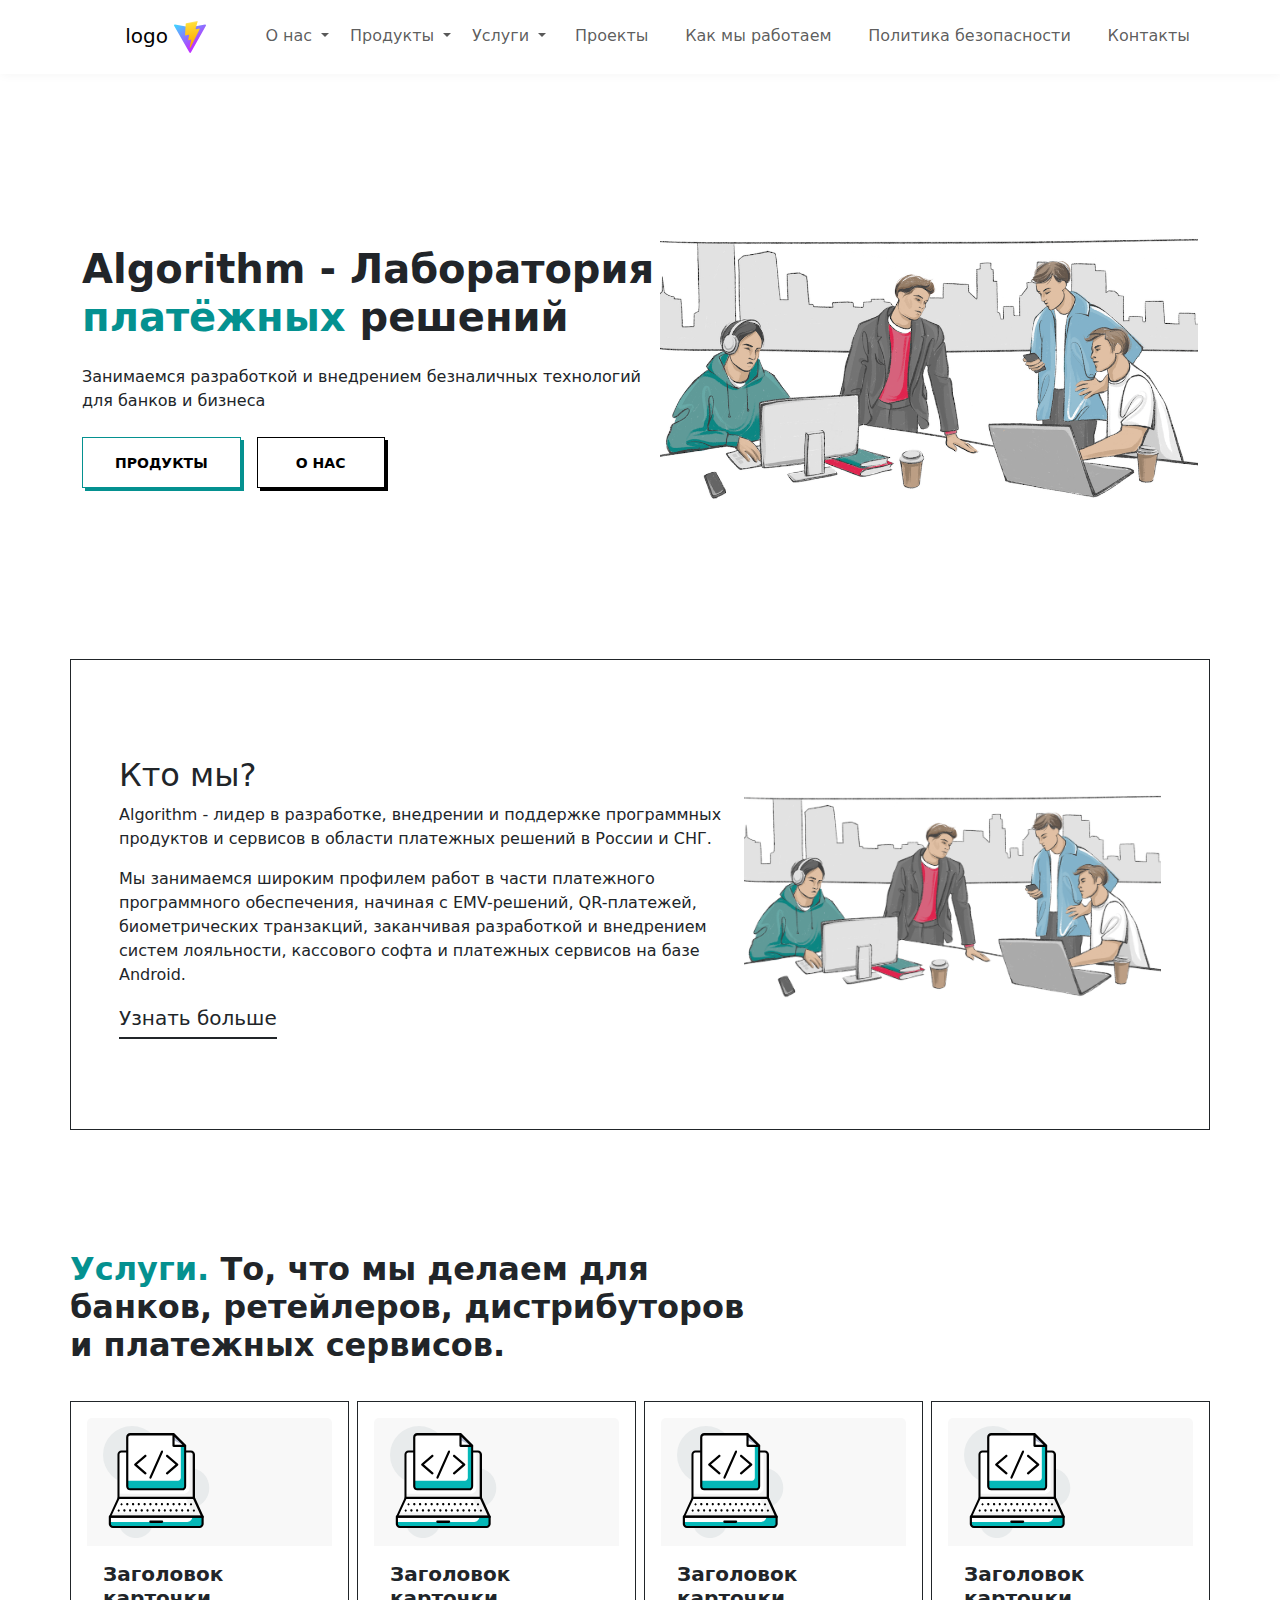
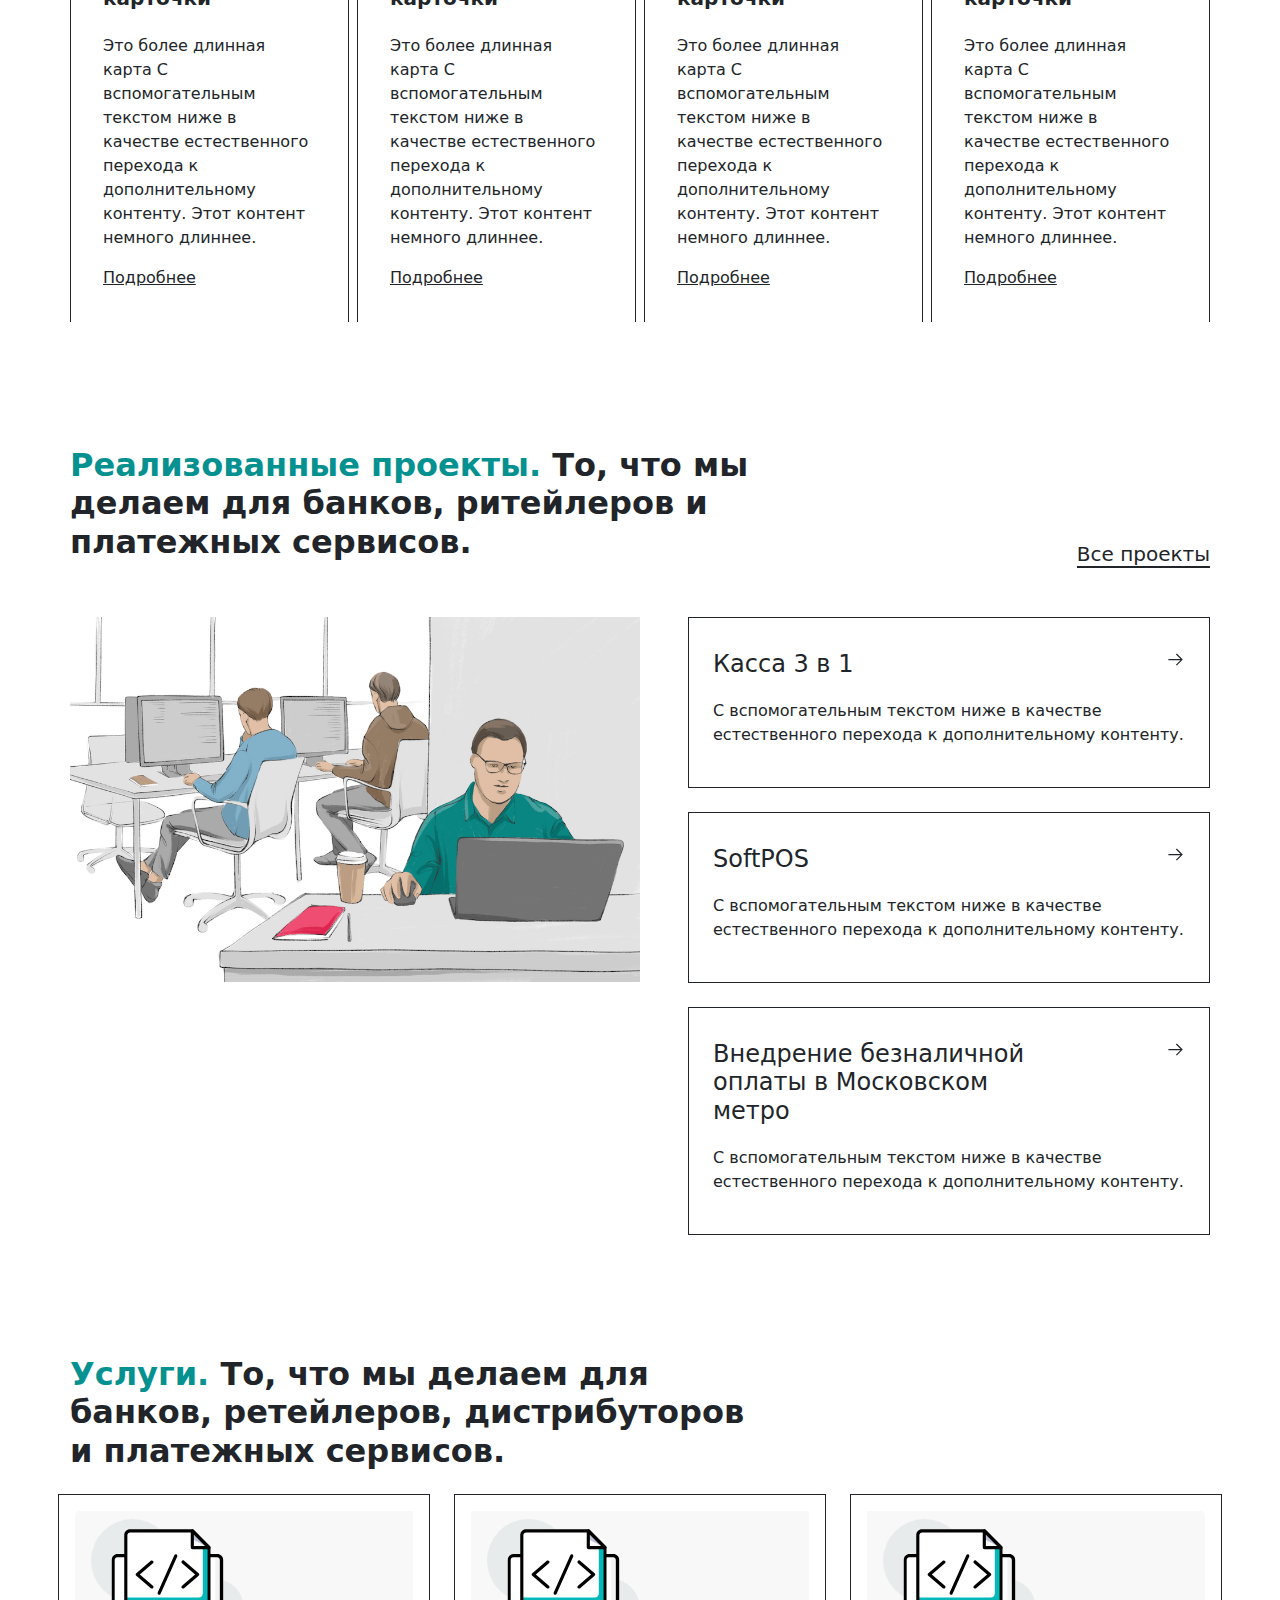
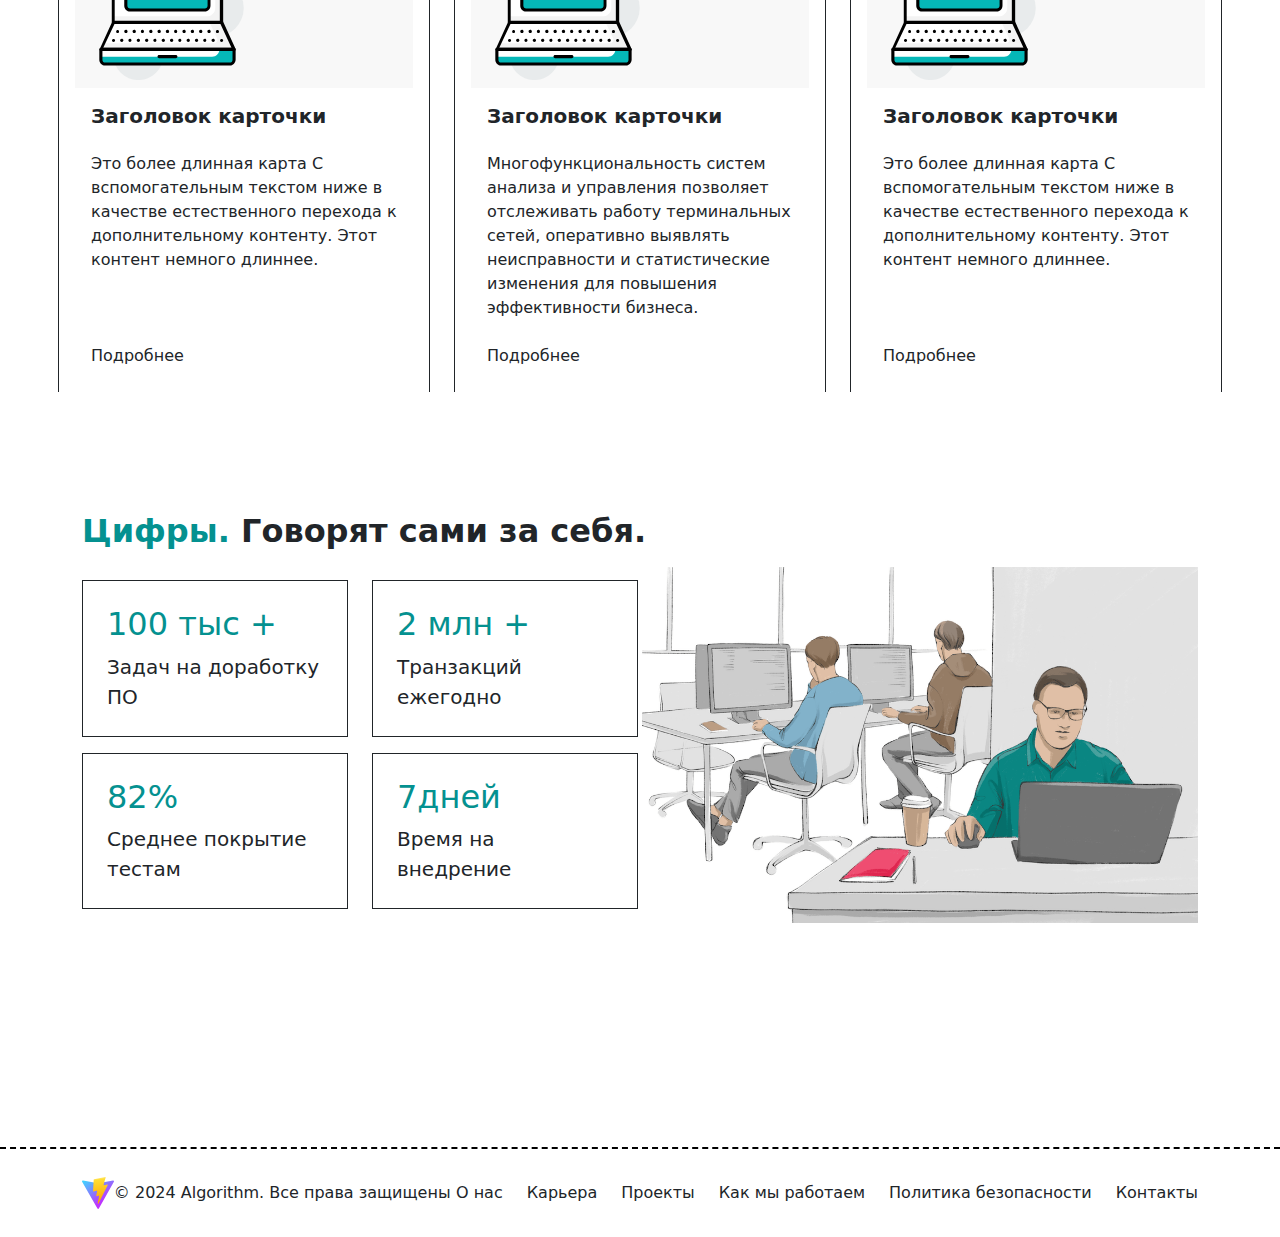
<file: index.html>
<!doctype html>
<html lang="ru">
	<head>
		<meta charset="UTF-8" />
		<link rel="icon" type="image/svg+xml" href="/vite.svg" />
		<meta name="viewport" content="width=device-width, initial-scale=1.0" />
		<title>Algorithm</title>
		<link rel="stylesheet" href="https://cdn.jsdelivr.net/npm/bootstrap@5.2.3/dist/css/bootstrap.min.css">
		<link rel="stylesheet" href="style/style.css">
	</head>
	<body>
		<div class="wrapper">
			<header class="header">
				<nav class="navbar navbar-expand-lg bg-white">
					<div class="container align-items-center">
						<a class="navbar-brand a-size-20 text-center" href="index.html">
							logo
							<img src="img/vite.svg" alt="">
						</a>
						
						<div class="offcanvas offcanvas-end" id="offcanvasNavbar" tabindex="-1" aria-labelledby="navbarOffcanvasLgLabel">
							<div class="offcanvas-header justify-content-end" data-bs-dismiss="offcanvas" aria-label="Закрыть">
								<button type="button" class="btn-close" ></button>
							</div>
							<div class="offcanvas-body align-items-center">
								<div class="navbar-nav a-menu w-100 d-flex justify-content-between">
									<div class="dropup-center dropdown">
										<a class="nav-link dropdown-toggle" aria-current="page" href="#" role="button" data-bs-toggle="dropdown" aria-expanded="false" data-bs-reference="parent">
											О нас
										</a>
	
										<ul class="dropdown-menu ms-4 ms-lg-0 border-0">
											<li><a class="nav-link dropdown-item text-wrap" href="#">О компании</a></li>
											<li><a class="nav-link dropdown-item text-wrap" href="#">Наша команда</a></li>
											<li><a class="nav-link dropdown-item text-wrap" href="#">Карьера</a></li>
										</ul>
									</div>
	
									<div class="dropup-center dropdown">
										<a class="nav-link dropdown-toggle" aria-current="page" href="#" role="button" data-bs-toggle="dropdown" aria-expanded="false">
											Продукты
										</a>
	
										<ul class="dropdown-menu ms-4 ms-lg-0 border-0">
											<li><a class="nav-link dropdown-item text-wrap" href="#">Платёжные системы</a></li>
											<li><a class="nav-link dropdown-item text-wrap" href="#">Сервисные системы</a></li>
											<li><a class="nav-link dropdown-item text-wrap" href="#">Управляющие и аналитические системы</a></li>
										</ul>
									</div>
	
									<div class="dropup-center dropdown">
										<a class="nav-link dropdown-toggle" aria-current="page" href="#" role="button" data-bs-toggle="dropdown" aria-expanded="false">
											Услуги
										</a>
	
										<ul class="dropdown-menu ms-4 ms-lg-0 border-0">
											<li><a class="nav-link dropdown-item text-wrap" href="#">Разработка</a></li>
											<li><a class="nav-link dropdown-item text-wrap" href="#">Сертификация</a></li>
											<li><a class="nav-link dropdown-item text-wrap" href="#">Консалтинг</a></li>
											<li><a class="nav-link dropdown-item text-wrap" href="#">Аутстаффинг IT-специалистов</a></li>
										</ul>
									</div>
	
									<a class="nav-link" href="#">Проекты</a>
									<a class="nav-link" href="work.html">Как мы работаем</a>
									<a class="nav-link" href="safety.html">Политика безопасности</a>
									<a class="nav-link" href="contacts.html">Контакты</a>
								</div>
							</div>
						</div>

						<button class="navbar-toggler border-0" type="button" data-bs-toggle="offcanvas" data-bs-target="#offcanvasNavbar" aria-controls="offcanvasNavbar" aria-expanded="false" aria-label="Переключатель навигации">
							<span class="navbar-toggler-icon"></span>
						</button>
					</div>
				</nav>
			</header>

			<main class="main">
				<section class="main-block block ">
					<div class="container d-lg-flex align-items-center">
						<div class="block-info">
							<h1 class="fw-bold fs-1">Algorithm - Лаборатория <span class="a-green">платёжных</span> решений</h1>
							<p class="mt-4 mb-4">Занимаемся разработкой и внедрением безналичных технологий для банков и бизнеса</p>
							<div class="main__btns d-flex gap-3">
								<a href="#" class="btn-bordered btn-bordered-green">Продукты</a>
								<a href="#" class="btn-bordered">О нас</a>
							</div>
						</div>
						<div class="block-img">
							<img src="img/one.png" class="img-fluid" alt="">
						</div>
					</div>
				</section>
				<section class="infoblock">
					<div class="container d-flex border border-dark p-lg-5 align-items-center">
						<div class="infoblock__info a-size-lg-60 pe-lg-3 pt-5 pb-5">
							<h2>Кто мы?</h2>
							<p>Algorithm - лидер в разработке, внедрении и поддержке программных продуктов и сервисов в области платежных решений в России и СНГ.</p>
							<p>Мы занимаемся широким профилем работ в части платежного программного обеспечения, начиная с EMV-решений, QR-платежей, биометрических транзакций, заканчивая разработкой и внедрением систем лояльности, кассового софта и платежных сервисов на базе Android.</p>
							<a href="#" class=" pb-2 text-decoration-none border-bottom border-2 border-dark"><span class="fs-5">Узнать больше</span></a>
						</div>
						<div class="infoblock__img d-none d-lg-block a-size-lg-40">
							<img src="img/one.png" class="img-fluid" alt="">
						</div>
					</div>
				</section>
				<section class="we-do">
					<div class="container p-lg-0">
						<h2 class="fw-bolder a-size-lg-60"><span class="a-green">Услуги.</span> То, что мы делаем для банков, ретейлеров, дистрибуторов и платежных сервисов.</h2>
						<div class="we-do__services row row-cols-1 row-cols-md-2 row-cols-lg-4 g-2 mt-4">
							<div class="col p-1">
									<div class="card p-3 border-bottom-0 border-dark rounded-0">
										<div class="card-header border-0">
											<svg class="w-50" viewBox="0 0 95 100" version="1.1" xmlns="http://www.w3.org/2000/svg" xmlns:xlink="http://www.w3.org/1999/xlink"><g stroke="none" stroke-width="1" fill="none" fill-rule="evenodd"><g id="Paylab" transform="translate(-133.000000, -1957.000000)" fill-rule="nonzero"><g id="Section" transform="translate(-1.000000, 1453.000000)"><g id="List" transform="translate(103.000000, 451.000000)"><g id="Group" transform="translate(31.000000, 53.000000)"><circle id="Oval" fill="#E8EBEC" cx="76.7741935" cy="55.2258065" r="18.0645161"></circle><circle id="Oval" fill="#E8EBEC" cx="29.4193548" cy="84.516129" r="15.483871"></circle><circle id="Oval" fill="#E8EBEC" cx="25.8064516" cy="25.8064516" r="25.8064516"></circle><g transform="translate(5.161290, 6.322581)"><path d="M1.03225806,74.7096774 L1.03225806,81.1612903 C1.03225806,82.5806452 2.19354839,83.7419355 3.61290323,83.7419355 L81.0322581,83.7419355 C82.4516129,83.7419355 83.6129032,82.5806452 83.6129032,81.1612903 L83.6129032,74.7096774 L1.03225806,74.7096774 Z" id="Path" fill="#05B8B8"></path><path d="M1.03225806,74.7096774 L1.03225806,79.2258065 L70.0645161,79.2258065 C72.516129,79.2258065 74.5806452,77.1612903 74.5806452,74.7096774 L74.5806452,74.7096774 L1.03225806,74.7096774 Z" id="Path" fill="#FFFFFF"></path><polygon id="Path" fill="#F3F3F3" points="1.03225806 74.7096774 83.6129032 74.7096774 75.8709677 57.9354839 8.77419355 57.9354839"></polygon><path d="M3.22580645,70.8387097 L71.2258065,70.8387097 C72.7741935,70.8387097 73.8064516,69.2903226 73.1612903,67.8709677 L68.6451613,58.1935484 C68.6451613,58.0645161 68.516129,58.0645161 68.3870968,58.0645161 L8.90322581,58.0645161 C8.77419355,58.0645161 8.64516129,58.1935484 8.64516129,58.1935484 L2.96774194,70.4516129 C2.83870968,70.5806452 2.96774194,70.8387097 3.22580645,70.8387097 Z" id="Path" fill="#FFFFFF"></path><path d="M81.0322581,84.6451613 L3.61290323,84.6451613 C1.67741935,84.6451613 0,83.0967742 0,81.0322581 L0,74.5806452 C0,74.0645161 0.387096774,73.5483871 1.03225806,73.5483871 L83.6129032,73.5483871 C84.1290323,73.5483871 84.6451613,73.9354839 84.6451613,74.5806452 L84.6451613,81.0322581 C84.516129,83.0967742 82.9677419,84.6451613 81.0322581,84.6451613 Z M1.93548387,75.6129032 L1.93548387,81.1612903 C1.93548387,82.0645161 2.70967742,82.8387097 3.61290323,82.8387097 L81.0322581,82.8387097 C81.9354839,82.8387097 82.7096774,82.0645161 82.7096774,81.1612903 L82.7096774,75.6129032 L1.93548387,75.6129032 Z" id="Shape" fill="#000000"></path><path d="M83.6129032,75.6129032 L1.03225806,75.6129032 C0.64516129,75.6129032 0.387096774,75.483871 0.258064516,75.2258065 C0.129032258,74.9677419 1.71668235e-14,74.5806452 0.258064516,74.3225806 L8,57.5483871 C8.12903226,57.1612903 8.51612903,57.0322581 8.90322581,57.0322581 L76,57.0322581 C76.3870968,57.0322581 76.7741935,57.2903226 76.9032258,57.5483871 L84.6451613,74.3225806 C84.7741935,74.5806452 84.7741935,74.9677419 84.6451613,75.2258065 C84.2580645,75.483871 83.8709677,75.6129032 83.6129032,75.6129032 Z M2.4516129,73.6774194 L82.0645161,73.6774194 L75.2258065,58.8387097 L9.41935484,58.8387097 L2.4516129,73.6774194 Z" id="Shape" fill="#000000"></path><path d="M8.77419355,70.0645161 C8.51612903,70.0645161 8.25806452,69.9354839 8.12903226,69.8064516 C8,69.5483871 7.87096774,69.4193548 7.87096774,69.1612903 C7.87096774,68.9032258 8,68.6451613 8.12903226,68.516129 C8.51612903,68.1290323 9.16129032,68.1290323 9.5483871,68.516129 C9.67741935,68.6451613 9.80645161,68.9032258 9.80645161,69.1612903 C9.80645161,69.4193548 9.67741935,69.6774194 9.5483871,69.8064516 C9.29032258,69.9354839 9.03225806,70.0645161 8.77419355,70.0645161 Z" id="Path" fill="#000000"></path><path d="M69.6774194,69.0322581 C69.6774194,68.516129 70.0645161,68 70.7096774,68 L70.7096774,68 C71.2258065,68 71.7419355,68.3870968 71.7419355,69.0322581 L71.7419355,69.0322581 C71.7419355,69.5483871 71.3548387,70.0645161 70.7096774,70.0645161 L70.7096774,70.0645161 C70.1935484,70.0645161 69.6774194,69.6774194 69.6774194,69.0322581 Z M64.516129,69.0322581 C64.516129,68.516129 64.9032258,68 65.5483871,68 L65.5483871,68 C66.0645161,68 66.4516129,68.3870968 66.4516129,69.0322581 L66.4516129,69.0322581 C66.4516129,69.5483871 66.0645161,70.0645161 65.5483871,70.0645161 L65.5483871,70.0645161 C65.0322581,70.0645161 64.516129,69.6774194 64.516129,69.0322581 Z M59.3548387,69.0322581 C59.3548387,68.516129 59.7419355,68 60.3870968,68 L60.3870968,68 C60.9032258,68 61.4193548,68.3870968 61.4193548,69.0322581 L61.4193548,69.0322581 C61.4193548,69.5483871 61.0322581,70.0645161 60.3870968,70.0645161 L60.3870968,70.0645161 C59.8709677,70.0645161 59.3548387,69.6774194 59.3548387,69.0322581 Z M54.1935484,69.0322581 C54.1935484,68.516129 54.5806452,68 55.2258065,68 L55.2258065,68 C55.7419355,68 56.2580645,68.3870968 56.2580645,69.0322581 L56.2580645,69.0322581 C56.2580645,69.5483871 55.8709677,70.0645161 55.2258065,70.0645161 L55.2258065,70.0645161 C54.7096774,70.0645161 54.1935484,69.6774194 54.1935484,69.0322581 Z M49.0322581,69.0322581 C49.0322581,68.516129 49.4193548,68 49.9354839,68 L49.9354839,68 C50.4516129,68 50.9677419,68.3870968 50.9677419,69.0322581 L50.9677419,69.0322581 C50.9677419,69.5483871 50.5806452,70.0645161 49.9354839,70.0645161 L49.9354839,70.0645161 C49.5483871,70.0645161 49.0322581,69.6774194 49.0322581,69.0322581 Z M43.8709677,69.0322581 C43.8709677,68.516129 44.2580645,68 44.9032258,68 L44.9032258,68 C45.4193548,68 45.9354839,68.3870968 45.9354839,69.0322581 L45.9354839,69.0322581 C45.9354839,69.5483871 45.5483871,70.0645161 44.9032258,70.0645161 L44.9032258,70.0645161 C44.3870968,70.0645161 43.8709677,69.6774194 43.8709677,69.0322581 Z M38.7096774,69.0322581 C38.7096774,68.516129 39.0967742,68 39.7419355,68 L39.7419355,68 C40.2580645,68 40.7741935,68.3870968 40.7741935,69.0322581 L40.7741935,69.0322581 C40.7741935,69.5483871 40.3870968,70.0645161 39.7419355,70.0645161 L39.7419355,70.0645161 C39.2258065,70.0645161 38.7096774,69.6774194 38.7096774,69.0322581 Z M33.5483871,69.0322581 C33.5483871,68.516129 33.9354839,68 34.5806452,68 L34.5806452,68 C35.0967742,68 35.483871,68.3870968 35.483871,69.0322581 L35.483871,69.0322581 C35.483871,69.5483871 35.0967742,70.0645161 34.5806452,70.0645161 L34.5806452,70.0645161 C34.0645161,70.0645161 33.5483871,69.6774194 33.5483871,69.0322581 Z M28.3870968,69.0322581 C28.3870968,68.516129 28.7741935,68 29.4193548,68 L29.4193548,68 C29.9354839,68 30.4516129,68.3870968 30.4516129,69.0322581 L30.4516129,69.0322581 C30.4516129,69.5483871 30.0645161,70.0645161 29.4193548,70.0645161 L29.4193548,70.0645161 C28.9032258,70.0645161 28.3870968,69.6774194 28.3870968,69.0322581 Z M23.2258065,69.0322581 C23.2258065,68.516129 23.6129032,68 24.2580645,68 L24.2580645,68 C24.7741935,68 25.2903226,68.3870968 25.2903226,69.0322581 L25.2903226,69.0322581 C25.2903226,69.5483871 24.9032258,70.0645161 24.2580645,70.0645161 L24.2580645,70.0645161 C23.7419355,70.0645161 23.2258065,69.6774194 23.2258065,69.0322581 Z M18.0645161,69.0322581 C18.0645161,68.516129 18.4516129,68 18.9677419,68 L18.9677419,68 C19.483871,68 20,68.3870968 20,69.0322581 L20,69.0322581 C20,69.5483871 19.6129032,70.0645161 18.9677419,70.0645161 L18.9677419,70.0645161 C18.5806452,70.0645161 18.0645161,69.6774194 18.0645161,69.0322581 Z M12.9032258,69.0322581 C12.9032258,68.516129 13.2903226,68 13.9354839,68 L13.9354839,68 C14.4516129,68 14.9677419,68.3870968 14.9677419,69.0322581 L14.9677419,69.0322581 C14.9677419,69.5483871 14.5806452,70.0645161 13.9354839,70.0645161 L13.9354839,70.0645161 C13.4193548,70.0645161 12.9032258,69.6774194 12.9032258,69.0322581 Z" id="Shape" fill="#000000"></path><path d="M75.8709677,70.0645161 C75.6129032,70.0645161 75.3548387,69.9354839 75.2258065,69.8064516 C75.0967742,69.6774194 74.9677419,69.4193548 74.9677419,69.1612903 C74.9677419,68.9032258 75.0967742,68.6451613 75.2258065,68.516129 C75.6129032,68.1290323 76.2580645,68.1290323 76.6451613,68.516129 C76.7741935,68.6451613 76.9032258,68.9032258 76.9032258,69.1612903 C76.9032258,69.4193548 76.7741935,69.6774194 76.6451613,69.8064516 C76.3870968,69.9354839 76.1290323,70.0645161 75.8709677,70.0645161 Z" id="Path" fill="#000000"></path><path d="M11.3548387,64.516129 C11.0967742,64.516129 10.8387097,64.3870968 10.7096774,64.2580645 C10.5806452,64.1290323 10.4516129,63.8709677 10.4516129,63.6129032 C10.4516129,63.3548387 10.5806452,63.0967742 10.7096774,62.9677419 C11.0967742,62.5806452 11.7419355,62.5806452 12,62.9677419 C12.1290323,63.0967742 12.2580645,63.3548387 12.2580645,63.6129032 C12.2580645,63.8709677 12.1290323,64.1290323 12,64.2580645 C11.8709677,64.3870968 11.6129032,64.516129 11.3548387,64.516129 Z" id="Path" fill="#000000"></path><path d="M67.0967742,63.483871 C67.0967742,62.9677419 67.483871,62.4516129 68.1290323,62.4516129 L68.1290323,62.4516129 C68.6451613,62.4516129 69.1612903,62.8387097 69.1612903,63.483871 L69.1612903,63.483871 C69.1612903,64 68.7741935,64.516129 68.1290323,64.516129 L68.1290323,64.516129 C67.6129032,64.516129 67.0967742,64 67.0967742,63.483871 Z M61.9354839,63.483871 C61.9354839,62.9677419 62.3225806,62.4516129 62.9677419,62.4516129 L62.9677419,62.4516129 C63.483871,62.4516129 64,62.8387097 64,63.483871 L64,63.483871 C64,64 63.6129032,64.516129 62.9677419,64.516129 L62.9677419,64.516129 C62.4516129,64.516129 61.9354839,64 61.9354839,63.483871 Z M56.7741935,63.483871 C56.7741935,62.9677419 57.1612903,62.4516129 57.8064516,62.4516129 L57.8064516,62.4516129 C58.3225806,62.4516129 58.8387097,62.8387097 58.8387097,63.483871 L58.8387097,63.483871 C58.8387097,64 58.4516129,64.516129 57.8064516,64.516129 L57.8064516,64.516129 C57.2903226,64.516129 56.7741935,64 56.7741935,63.483871 Z M51.6129032,63.483871 C51.6129032,62.9677419 52,62.4516129 52.6451613,62.4516129 L52.6451613,62.4516129 C53.1612903,62.4516129 53.6774194,62.8387097 53.6774194,63.483871 L53.6774194,63.483871 C53.6774194,64 53.2903226,64.516129 52.6451613,64.516129 L52.6451613,64.516129 C52.1290323,64.516129 51.6129032,64 51.6129032,63.483871 Z M46.4516129,63.483871 C46.4516129,62.9677419 46.8387097,62.4516129 47.3548387,62.4516129 L47.3548387,62.4516129 C47.8709677,62.4516129 48.3870968,62.8387097 48.3870968,63.483871 L48.3870968,63.483871 C48.3870968,64 48,64.516129 47.3548387,64.516129 L47.3548387,64.516129 C46.9677419,64.516129 46.4516129,64 46.4516129,63.483871 Z M41.2903226,63.483871 C41.2903226,62.9677419 41.6774194,62.4516129 42.3225806,62.4516129 L42.3225806,62.4516129 C42.8387097,62.4516129 43.3548387,62.8387097 43.3548387,63.483871 L43.3548387,63.483871 C43.3548387,64 42.9677419,64.516129 42.3225806,64.516129 L42.3225806,64.516129 C41.8064516,64.516129 41.2903226,64 41.2903226,63.483871 Z M36.1290323,63.483871 C36.1290323,62.9677419 36.516129,62.4516129 37.1612903,62.4516129 L37.1612903,62.4516129 C37.6774194,62.4516129 38.1935484,62.8387097 38.1935484,63.483871 L38.1935484,63.483871 C38.1935484,64 37.8064516,64.516129 37.1612903,64.516129 L37.1612903,64.516129 C36.6451613,64.516129 36.1290323,64 36.1290323,63.483871 Z M30.9677419,63.483871 C30.9677419,62.9677419 31.3548387,62.4516129 32,62.4516129 L32,62.4516129 C32.516129,62.4516129 33.0322581,62.8387097 33.0322581,63.483871 L33.0322581,63.483871 C33.0322581,64 32.6451613,64.516129 32,64.516129 L32,64.516129 C31.483871,64.516129 30.9677419,64 30.9677419,63.483871 Z M25.8064516,63.483871 C25.8064516,62.9677419 26.1935484,62.4516129 26.7096774,62.4516129 L26.7096774,62.4516129 C27.2258065,62.4516129 27.7419355,62.8387097 27.7419355,63.483871 L27.7419355,63.483871 C27.7419355,64 27.3548387,64.516129 26.7096774,64.516129 L26.7096774,64.516129 C26.3225806,64.516129 25.8064516,64 25.8064516,63.483871 Z M20.6451613,63.483871 C20.6451613,62.9677419 21.0322581,62.4516129 21.6774194,62.4516129 L21.6774194,62.4516129 C22.1935484,62.4516129 22.7096774,62.8387097 22.7096774,63.483871 L22.7096774,63.483871 C22.7096774,64 22.3225806,64.516129 21.6774194,64.516129 L21.6774194,64.516129 C21.1612903,64.516129 20.6451613,64 20.6451613,63.483871 Z M15.483871,63.483871 C15.483871,62.9677419 15.8709677,62.4516129 16.516129,62.4516129 L16.516129,62.4516129 C17.0322581,62.4516129 17.5483871,62.8387097 17.5483871,63.483871 L17.5483871,63.483871 C17.5483871,64 17.1612903,64.516129 16.516129,64.516129 L16.516129,64.516129 C16,64.516129 15.483871,64 15.483871,63.483871 Z" id="Shape" fill="#000000"></path><path d="M73.2903226,64.516129 C73.0322581,64.516129 72.7741935,64.3870968 72.6451613,64.2580645 C72.516129,64.1290323 72.3870968,63.8709677 72.3870968,63.6129032 C72.3870968,63.3548387 72.516129,63.0967742 72.6451613,62.9677419 C73.0322581,62.5806452 73.6774194,62.5806452 74.0645161,62.9677419 C74.1935484,63.0967742 74.3225806,63.3548387 74.3225806,63.6129032 C74.3225806,63.8709677 74.1935484,64.1290323 74.0645161,64.2580645 C73.8064516,64.3870968 73.5483871,64.516129 73.2903226,64.516129 Z" id="Path" fill="#000000"></path><path d="M47.483871,80.1290323 L37.1612903,80.1290323 C36.6451613,80.1290323 36.1290323,79.7419355 36.1290323,79.0967742 C36.1290323,78.4516129 36.516129,78.0645161 37.1612903,78.0645161 L47.483871,78.0645161 C48,78.0645161 48.516129,78.4516129 48.516129,79.0967742 C48.516129,79.7419355 48,80.1290323 47.483871,80.1290323 Z" id="Path" fill="#000000"></path><path d="M73.2903226,16.6451613 L11.3548387,16.6451613 C9.93548387,16.6451613 8.77419355,17.8064516 8.77419355,19.2258065 L8.77419355,57.9354839 L75.8709677,57.9354839 L75.8709677,19.2258065 C75.8709677,17.8064516 74.7096774,16.6451613 73.2903226,16.6451613 Z" id="Path" fill="#F3F3F3"></path><path d="M72,16.6451613 L11.3548387,16.6451613 C9.93548387,16.6451613 8.77419355,17.8064516 8.77419355,19.2258065 L8.77419355,54.0645161 L66.8387097,54.0645161 C69.6774194,54.0645161 72,51.7419355 72,48.9032258 L72,16.6451613 Z" id="Path" fill="#FFFFFF"></path><path d="M75.8709677,58.8387097 L8.77419355,58.8387097 C8.25806452,58.8387097 7.74193548,58.4516129 7.74193548,57.8064516 L7.74193548,19.0967742 C7.74193548,17.1612903 9.29032258,15.483871 11.3548387,15.483871 L73.2903226,15.483871 C75.2258065,15.483871 76.9032258,17.0322581 76.9032258,19.0967742 L76.9032258,57.8064516 C76.7741935,58.4516129 76.3870968,58.8387097 75.8709677,58.8387097 Z M9.67741935,56.9032258 L74.8387097,56.9032258 L74.8387097,19.0967742 C74.8387097,18.1935484 74.0645161,17.4193548 73.1612903,17.4193548 L11.2258065,17.4193548 C10.3225806,17.4193548 9.5483871,18.1935484 9.5483871,19.0967742 L9.5483871,56.9032258 L9.67741935,56.9032258 Z" id="Shape" fill="#000000"></path><path d="M65.5483871,50.1935484 L19.0967742,50.1935484 C17.6774194,50.1935484 16.516129,49.0322581 16.516129,47.6129032 L16.516129,3.74193548 C16.516129,2.32258065 17.6774194,1.16129032 19.0967742,1.16129032 L57.8064516,1.16129032 C61.8064516,5.16129032 64.1290323,7.48387097 68.1290323,11.483871 L68.1290323,47.6129032 C68.1290323,49.0322581 66.9677419,50.1935484 65.5483871,50.1935484 Z" id="Path" fill="#05B8B8"></path><path d="M61.6774194,42.4516129 L16.516129,42.4516129 L16.516129,3.74193548 C16.516129,2.32258065 17.6774194,1.16129032 19.0967742,1.16129032 L57.8064516,1.16129032 L64.2580645,7.61290323 L64.2580645,39.8709677 C64.2580645,41.2903226 63.0967742,42.4516129 61.6774194,42.4516129 Z" id="Path" fill="#FFFFFF"></path><path d="M65.5483871,51.0967742 L19.0967742,51.0967742 C17.1612903,51.0967742 15.483871,49.5483871 15.483871,47.483871 L15.483871,3.61290323 C15.483871,1.67741935 17.0322581,0 19.0967742,0 L57.8064516,0 C58.0645161,0 58.3225806,0.129032258 58.4516129,0.258064516 L68.7741935,10.5806452 C68.9032258,10.7096774 69.0322581,10.9677419 69.0322581,11.2258065 L69.0322581,47.3548387 C69.0322581,49.5483871 67.483871,51.0967742 65.5483871,51.0967742 Z M19.0967742,2.06451613 C18.1935484,2.06451613 17.4193548,2.83870968 17.4193548,3.74193548 L17.4193548,47.6129032 C17.4193548,48.516129 18.1935484,49.2903226 19.0967742,49.2903226 L65.5483871,49.2903226 C66.4516129,49.2903226 67.2258065,48.516129 67.2258065,47.6129032 L67.2258065,11.8709677 L57.4193548,2.06451613 L19.0967742,2.06451613 L19.0967742,2.06451613 Z" id="Shape" fill="#000000"></path><polygon id="Path" fill="#BDC3D8" points="57.8064516 1.16129032 57.8064516 11.483871 68.1290323 11.483871"></polygon><polygon id="Path" fill="#FFFFFF" points="57.8064516 6.32258065 57.8064516 11.483871 68.1290323 11.483871"></polygon><path d="M68.1290323,12.3870968 L68.1290323,12.3870968 L57.8064516,12.3870968 C57.2903226,12.3870968 56.7741935,12 56.7741935,11.3548387 L56.7741935,1.03225806 C56.7741935,0.64516129 57.0322581,0.258064516 57.4193548,0.129032258 C57.8064516,1.44079193e-13 58.1935484,1.44079193e-13 58.4516129,0.387096774 L68.7741935,10.7096774 C69.0322581,10.9677419 69.1612903,11.3548387 69.0322581,11.7419355 C68.9032258,12.1290323 68.516129,12.3870968 68.1290323,12.3870968 Z M58.7096774,10.4516129 L65.6774194,10.4516129 L58.7096774,3.48387097 L58.7096774,10.4516129 Z" id="Shape" fill="#000000"></path><path d="M32.6451613,36.9032258 C32.3870968,36.9032258 32.2580645,36.7741935 32,36.6451613 L22.9677419,28.9032258 C22.7096774,28.7741935 22.5806452,28.3870968 22.5806452,28.1290323 C22.5806452,27.8709677 22.7096774,27.6129032 22.9677419,27.3548387 L32,19.6129032 C32.3870968,19.2258065 33.0322581,19.3548387 33.4193548,19.7419355 C33.8064516,20.1290323 33.6774194,20.7741935 33.2903226,21.1612903 L25.1612903,28.1290323 L33.2903226,35.0967742 C33.6774194,35.483871 33.8064516,36 33.4193548,36.516129 C33.1612903,36.7741935 32.9032258,36.9032258 32.6451613,36.9032258 Z" id="Path" fill="#000000"></path><path d="M52,36.9032258 C51.7419355,36.9032258 51.483871,36.7741935 51.2258065,36.516129 C50.8387097,36.1290323 50.9677419,35.483871 51.3548387,35.0967742 L59.483871,28.1290323 L51.3548387,21.1612903 C50.9677419,20.7741935 50.8387097,20.2580645 51.2258065,19.7419355 C51.6129032,19.2258065 52.1290323,19.2258065 52.6451613,19.6129032 L61.6774194,27.3548387 C61.9354839,27.483871 62.0645161,27.8709677 62.0645161,28.1290323 C62.0645161,28.3870968 61.9354839,28.6451613 61.6774194,28.9032258 L52.6451613,36.6451613 C52.3870968,36.9032258 52.2580645,36.9032258 52,36.9032258 Z" id="Path" fill="#000000"></path><path d="M37.1612903,40.7741935 C37.0322581,40.7741935 36.9032258,40.7741935 36.7741935,40.6451613 C36.2580645,40.3870968 36.1290323,39.8709677 36.2580645,39.3548387 L46.5806452,16.1290323 C46.8387097,15.6129032 47.3548387,15.3548387 47.8709677,15.6129032 C48.3870968,15.8709677 48.516129,16.3870968 48.3870968,16.9032258 L38.0645161,40.1290323 C37.8064516,40.6451613 37.5483871,40.7741935 37.1612903,40.7741935 Z" id="Path" fill="#000000"></path></g></g></g></g></g></g></svg>
										</div>
										<div class="card-body">
											<h5 class="card-title fw-bolder">Заголовок карточки</h5>
											<p class="card-text mt-4">Это более длинная карта С вспомогательным текстом ниже в качестве естественного перехода к дополнительному контенту. Этот контент немного длиннее.</p>
											<a href="#">Подробнее</a>
										</div>
									</div>
							</div>
							<div class="col p-1">
								<div class="card p-3 border-bottom-0 border-dark rounded-0">
									<div class="card-header border-0">
										<svg class="w-50" viewBox="0 0 95 100" version="1.1" xmlns="http://www.w3.org/2000/svg" xmlns:xlink="http://www.w3.org/1999/xlink"><g stroke="none" stroke-width="1" fill="none" fill-rule="evenodd"><g id="Paylab" transform="translate(-133.000000, -1957.000000)" fill-rule="nonzero"><g id="Section" transform="translate(-1.000000, 1453.000000)"><g id="List" transform="translate(103.000000, 451.000000)"><g id="Group" transform="translate(31.000000, 53.000000)"><circle id="Oval" fill="#E8EBEC" cx="76.7741935" cy="55.2258065" r="18.0645161"></circle><circle id="Oval" fill="#E8EBEC" cx="29.4193548" cy="84.516129" r="15.483871"></circle><circle id="Oval" fill="#E8EBEC" cx="25.8064516" cy="25.8064516" r="25.8064516"></circle><g transform="translate(5.161290, 6.322581)"><path d="M1.03225806,74.7096774 L1.03225806,81.1612903 C1.03225806,82.5806452 2.19354839,83.7419355 3.61290323,83.7419355 L81.0322581,83.7419355 C82.4516129,83.7419355 83.6129032,82.5806452 83.6129032,81.1612903 L83.6129032,74.7096774 L1.03225806,74.7096774 Z" id="Path" fill="#05B8B8"></path><path d="M1.03225806,74.7096774 L1.03225806,79.2258065 L70.0645161,79.2258065 C72.516129,79.2258065 74.5806452,77.1612903 74.5806452,74.7096774 L74.5806452,74.7096774 L1.03225806,74.7096774 Z" id="Path" fill="#FFFFFF"></path><polygon id="Path" fill="#F3F3F3" points="1.03225806 74.7096774 83.6129032 74.7096774 75.8709677 57.9354839 8.77419355 57.9354839"></polygon><path d="M3.22580645,70.8387097 L71.2258065,70.8387097 C72.7741935,70.8387097 73.8064516,69.2903226 73.1612903,67.8709677 L68.6451613,58.1935484 C68.6451613,58.0645161 68.516129,58.0645161 68.3870968,58.0645161 L8.90322581,58.0645161 C8.77419355,58.0645161 8.64516129,58.1935484 8.64516129,58.1935484 L2.96774194,70.4516129 C2.83870968,70.5806452 2.96774194,70.8387097 3.22580645,70.8387097 Z" id="Path" fill="#FFFFFF"></path><path d="M81.0322581,84.6451613 L3.61290323,84.6451613 C1.67741935,84.6451613 0,83.0967742 0,81.0322581 L0,74.5806452 C0,74.0645161 0.387096774,73.5483871 1.03225806,73.5483871 L83.6129032,73.5483871 C84.1290323,73.5483871 84.6451613,73.9354839 84.6451613,74.5806452 L84.6451613,81.0322581 C84.516129,83.0967742 82.9677419,84.6451613 81.0322581,84.6451613 Z M1.93548387,75.6129032 L1.93548387,81.1612903 C1.93548387,82.0645161 2.70967742,82.8387097 3.61290323,82.8387097 L81.0322581,82.8387097 C81.9354839,82.8387097 82.7096774,82.0645161 82.7096774,81.1612903 L82.7096774,75.6129032 L1.93548387,75.6129032 Z" id="Shape" fill="#000000"></path><path d="M83.6129032,75.6129032 L1.03225806,75.6129032 C0.64516129,75.6129032 0.387096774,75.483871 0.258064516,75.2258065 C0.129032258,74.9677419 1.71668235e-14,74.5806452 0.258064516,74.3225806 L8,57.5483871 C8.12903226,57.1612903 8.51612903,57.0322581 8.90322581,57.0322581 L76,57.0322581 C76.3870968,57.0322581 76.7741935,57.2903226 76.9032258,57.5483871 L84.6451613,74.3225806 C84.7741935,74.5806452 84.7741935,74.9677419 84.6451613,75.2258065 C84.2580645,75.483871 83.8709677,75.6129032 83.6129032,75.6129032 Z M2.4516129,73.6774194 L82.0645161,73.6774194 L75.2258065,58.8387097 L9.41935484,58.8387097 L2.4516129,73.6774194 Z" id="Shape" fill="#000000"></path><path d="M8.77419355,70.0645161 C8.51612903,70.0645161 8.25806452,69.9354839 8.12903226,69.8064516 C8,69.5483871 7.87096774,69.4193548 7.87096774,69.1612903 C7.87096774,68.9032258 8,68.6451613 8.12903226,68.516129 C8.51612903,68.1290323 9.16129032,68.1290323 9.5483871,68.516129 C9.67741935,68.6451613 9.80645161,68.9032258 9.80645161,69.1612903 C9.80645161,69.4193548 9.67741935,69.6774194 9.5483871,69.8064516 C9.29032258,69.9354839 9.03225806,70.0645161 8.77419355,70.0645161 Z" id="Path" fill="#000000"></path><path d="M69.6774194,69.0322581 C69.6774194,68.516129 70.0645161,68 70.7096774,68 L70.7096774,68 C71.2258065,68 71.7419355,68.3870968 71.7419355,69.0322581 L71.7419355,69.0322581 C71.7419355,69.5483871 71.3548387,70.0645161 70.7096774,70.0645161 L70.7096774,70.0645161 C70.1935484,70.0645161 69.6774194,69.6774194 69.6774194,69.0322581 Z M64.516129,69.0322581 C64.516129,68.516129 64.9032258,68 65.5483871,68 L65.5483871,68 C66.0645161,68 66.4516129,68.3870968 66.4516129,69.0322581 L66.4516129,69.0322581 C66.4516129,69.5483871 66.0645161,70.0645161 65.5483871,70.0645161 L65.5483871,70.0645161 C65.0322581,70.0645161 64.516129,69.6774194 64.516129,69.0322581 Z M59.3548387,69.0322581 C59.3548387,68.516129 59.7419355,68 60.3870968,68 L60.3870968,68 C60.9032258,68 61.4193548,68.3870968 61.4193548,69.0322581 L61.4193548,69.0322581 C61.4193548,69.5483871 61.0322581,70.0645161 60.3870968,70.0645161 L60.3870968,70.0645161 C59.8709677,70.0645161 59.3548387,69.6774194 59.3548387,69.0322581 Z M54.1935484,69.0322581 C54.1935484,68.516129 54.5806452,68 55.2258065,68 L55.2258065,68 C55.7419355,68 56.2580645,68.3870968 56.2580645,69.0322581 L56.2580645,69.0322581 C56.2580645,69.5483871 55.8709677,70.0645161 55.2258065,70.0645161 L55.2258065,70.0645161 C54.7096774,70.0645161 54.1935484,69.6774194 54.1935484,69.0322581 Z M49.0322581,69.0322581 C49.0322581,68.516129 49.4193548,68 49.9354839,68 L49.9354839,68 C50.4516129,68 50.9677419,68.3870968 50.9677419,69.0322581 L50.9677419,69.0322581 C50.9677419,69.5483871 50.5806452,70.0645161 49.9354839,70.0645161 L49.9354839,70.0645161 C49.5483871,70.0645161 49.0322581,69.6774194 49.0322581,69.0322581 Z M43.8709677,69.0322581 C43.8709677,68.516129 44.2580645,68 44.9032258,68 L44.9032258,68 C45.4193548,68 45.9354839,68.3870968 45.9354839,69.0322581 L45.9354839,69.0322581 C45.9354839,69.5483871 45.5483871,70.0645161 44.9032258,70.0645161 L44.9032258,70.0645161 C44.3870968,70.0645161 43.8709677,69.6774194 43.8709677,69.0322581 Z M38.7096774,69.0322581 C38.7096774,68.516129 39.0967742,68 39.7419355,68 L39.7419355,68 C40.2580645,68 40.7741935,68.3870968 40.7741935,69.0322581 L40.7741935,69.0322581 C40.7741935,69.5483871 40.3870968,70.0645161 39.7419355,70.0645161 L39.7419355,70.0645161 C39.2258065,70.0645161 38.7096774,69.6774194 38.7096774,69.0322581 Z M33.5483871,69.0322581 C33.5483871,68.516129 33.9354839,68 34.5806452,68 L34.5806452,68 C35.0967742,68 35.483871,68.3870968 35.483871,69.0322581 L35.483871,69.0322581 C35.483871,69.5483871 35.0967742,70.0645161 34.5806452,70.0645161 L34.5806452,70.0645161 C34.0645161,70.0645161 33.5483871,69.6774194 33.5483871,69.0322581 Z M28.3870968,69.0322581 C28.3870968,68.516129 28.7741935,68 29.4193548,68 L29.4193548,68 C29.9354839,68 30.4516129,68.3870968 30.4516129,69.0322581 L30.4516129,69.0322581 C30.4516129,69.5483871 30.0645161,70.0645161 29.4193548,70.0645161 L29.4193548,70.0645161 C28.9032258,70.0645161 28.3870968,69.6774194 28.3870968,69.0322581 Z M23.2258065,69.0322581 C23.2258065,68.516129 23.6129032,68 24.2580645,68 L24.2580645,68 C24.7741935,68 25.2903226,68.3870968 25.2903226,69.0322581 L25.2903226,69.0322581 C25.2903226,69.5483871 24.9032258,70.0645161 24.2580645,70.0645161 L24.2580645,70.0645161 C23.7419355,70.0645161 23.2258065,69.6774194 23.2258065,69.0322581 Z M18.0645161,69.0322581 C18.0645161,68.516129 18.4516129,68 18.9677419,68 L18.9677419,68 C19.483871,68 20,68.3870968 20,69.0322581 L20,69.0322581 C20,69.5483871 19.6129032,70.0645161 18.9677419,70.0645161 L18.9677419,70.0645161 C18.5806452,70.0645161 18.0645161,69.6774194 18.0645161,69.0322581 Z M12.9032258,69.0322581 C12.9032258,68.516129 13.2903226,68 13.9354839,68 L13.9354839,68 C14.4516129,68 14.9677419,68.3870968 14.9677419,69.0322581 L14.9677419,69.0322581 C14.9677419,69.5483871 14.5806452,70.0645161 13.9354839,70.0645161 L13.9354839,70.0645161 C13.4193548,70.0645161 12.9032258,69.6774194 12.9032258,69.0322581 Z" id="Shape" fill="#000000"></path><path d="M75.8709677,70.0645161 C75.6129032,70.0645161 75.3548387,69.9354839 75.2258065,69.8064516 C75.0967742,69.6774194 74.9677419,69.4193548 74.9677419,69.1612903 C74.9677419,68.9032258 75.0967742,68.6451613 75.2258065,68.516129 C75.6129032,68.1290323 76.2580645,68.1290323 76.6451613,68.516129 C76.7741935,68.6451613 76.9032258,68.9032258 76.9032258,69.1612903 C76.9032258,69.4193548 76.7741935,69.6774194 76.6451613,69.8064516 C76.3870968,69.9354839 76.1290323,70.0645161 75.8709677,70.0645161 Z" id="Path" fill="#000000"></path><path d="M11.3548387,64.516129 C11.0967742,64.516129 10.8387097,64.3870968 10.7096774,64.2580645 C10.5806452,64.1290323 10.4516129,63.8709677 10.4516129,63.6129032 C10.4516129,63.3548387 10.5806452,63.0967742 10.7096774,62.9677419 C11.0967742,62.5806452 11.7419355,62.5806452 12,62.9677419 C12.1290323,63.0967742 12.2580645,63.3548387 12.2580645,63.6129032 C12.2580645,63.8709677 12.1290323,64.1290323 12,64.2580645 C11.8709677,64.3870968 11.6129032,64.516129 11.3548387,64.516129 Z" id="Path" fill="#000000"></path><path d="M67.0967742,63.483871 C67.0967742,62.9677419 67.483871,62.4516129 68.1290323,62.4516129 L68.1290323,62.4516129 C68.6451613,62.4516129 69.1612903,62.8387097 69.1612903,63.483871 L69.1612903,63.483871 C69.1612903,64 68.7741935,64.516129 68.1290323,64.516129 L68.1290323,64.516129 C67.6129032,64.516129 67.0967742,64 67.0967742,63.483871 Z M61.9354839,63.483871 C61.9354839,62.9677419 62.3225806,62.4516129 62.9677419,62.4516129 L62.9677419,62.4516129 C63.483871,62.4516129 64,62.8387097 64,63.483871 L64,63.483871 C64,64 63.6129032,64.516129 62.9677419,64.516129 L62.9677419,64.516129 C62.4516129,64.516129 61.9354839,64 61.9354839,63.483871 Z M56.7741935,63.483871 C56.7741935,62.9677419 57.1612903,62.4516129 57.8064516,62.4516129 L57.8064516,62.4516129 C58.3225806,62.4516129 58.8387097,62.8387097 58.8387097,63.483871 L58.8387097,63.483871 C58.8387097,64 58.4516129,64.516129 57.8064516,64.516129 L57.8064516,64.516129 C57.2903226,64.516129 56.7741935,64 56.7741935,63.483871 Z M51.6129032,63.483871 C51.6129032,62.9677419 52,62.4516129 52.6451613,62.4516129 L52.6451613,62.4516129 C53.1612903,62.4516129 53.6774194,62.8387097 53.6774194,63.483871 L53.6774194,63.483871 C53.6774194,64 53.2903226,64.516129 52.6451613,64.516129 L52.6451613,64.516129 C52.1290323,64.516129 51.6129032,64 51.6129032,63.483871 Z M46.4516129,63.483871 C46.4516129,62.9677419 46.8387097,62.4516129 47.3548387,62.4516129 L47.3548387,62.4516129 C47.8709677,62.4516129 48.3870968,62.8387097 48.3870968,63.483871 L48.3870968,63.483871 C48.3870968,64 48,64.516129 47.3548387,64.516129 L47.3548387,64.516129 C46.9677419,64.516129 46.4516129,64 46.4516129,63.483871 Z M41.2903226,63.483871 C41.2903226,62.9677419 41.6774194,62.4516129 42.3225806,62.4516129 L42.3225806,62.4516129 C42.8387097,62.4516129 43.3548387,62.8387097 43.3548387,63.483871 L43.3548387,63.483871 C43.3548387,64 42.9677419,64.516129 42.3225806,64.516129 L42.3225806,64.516129 C41.8064516,64.516129 41.2903226,64 41.2903226,63.483871 Z M36.1290323,63.483871 C36.1290323,62.9677419 36.516129,62.4516129 37.1612903,62.4516129 L37.1612903,62.4516129 C37.6774194,62.4516129 38.1935484,62.8387097 38.1935484,63.483871 L38.1935484,63.483871 C38.1935484,64 37.8064516,64.516129 37.1612903,64.516129 L37.1612903,64.516129 C36.6451613,64.516129 36.1290323,64 36.1290323,63.483871 Z M30.9677419,63.483871 C30.9677419,62.9677419 31.3548387,62.4516129 32,62.4516129 L32,62.4516129 C32.516129,62.4516129 33.0322581,62.8387097 33.0322581,63.483871 L33.0322581,63.483871 C33.0322581,64 32.6451613,64.516129 32,64.516129 L32,64.516129 C31.483871,64.516129 30.9677419,64 30.9677419,63.483871 Z M25.8064516,63.483871 C25.8064516,62.9677419 26.1935484,62.4516129 26.7096774,62.4516129 L26.7096774,62.4516129 C27.2258065,62.4516129 27.7419355,62.8387097 27.7419355,63.483871 L27.7419355,63.483871 C27.7419355,64 27.3548387,64.516129 26.7096774,64.516129 L26.7096774,64.516129 C26.3225806,64.516129 25.8064516,64 25.8064516,63.483871 Z M20.6451613,63.483871 C20.6451613,62.9677419 21.0322581,62.4516129 21.6774194,62.4516129 L21.6774194,62.4516129 C22.1935484,62.4516129 22.7096774,62.8387097 22.7096774,63.483871 L22.7096774,63.483871 C22.7096774,64 22.3225806,64.516129 21.6774194,64.516129 L21.6774194,64.516129 C21.1612903,64.516129 20.6451613,64 20.6451613,63.483871 Z M15.483871,63.483871 C15.483871,62.9677419 15.8709677,62.4516129 16.516129,62.4516129 L16.516129,62.4516129 C17.0322581,62.4516129 17.5483871,62.8387097 17.5483871,63.483871 L17.5483871,63.483871 C17.5483871,64 17.1612903,64.516129 16.516129,64.516129 L16.516129,64.516129 C16,64.516129 15.483871,64 15.483871,63.483871 Z" id="Shape" fill="#000000"></path><path d="M73.2903226,64.516129 C73.0322581,64.516129 72.7741935,64.3870968 72.6451613,64.2580645 C72.516129,64.1290323 72.3870968,63.8709677 72.3870968,63.6129032 C72.3870968,63.3548387 72.516129,63.0967742 72.6451613,62.9677419 C73.0322581,62.5806452 73.6774194,62.5806452 74.0645161,62.9677419 C74.1935484,63.0967742 74.3225806,63.3548387 74.3225806,63.6129032 C74.3225806,63.8709677 74.1935484,64.1290323 74.0645161,64.2580645 C73.8064516,64.3870968 73.5483871,64.516129 73.2903226,64.516129 Z" id="Path" fill="#000000"></path><path d="M47.483871,80.1290323 L37.1612903,80.1290323 C36.6451613,80.1290323 36.1290323,79.7419355 36.1290323,79.0967742 C36.1290323,78.4516129 36.516129,78.0645161 37.1612903,78.0645161 L47.483871,78.0645161 C48,78.0645161 48.516129,78.4516129 48.516129,79.0967742 C48.516129,79.7419355 48,80.1290323 47.483871,80.1290323 Z" id="Path" fill="#000000"></path><path d="M73.2903226,16.6451613 L11.3548387,16.6451613 C9.93548387,16.6451613 8.77419355,17.8064516 8.77419355,19.2258065 L8.77419355,57.9354839 L75.8709677,57.9354839 L75.8709677,19.2258065 C75.8709677,17.8064516 74.7096774,16.6451613 73.2903226,16.6451613 Z" id="Path" fill="#F3F3F3"></path><path d="M72,16.6451613 L11.3548387,16.6451613 C9.93548387,16.6451613 8.77419355,17.8064516 8.77419355,19.2258065 L8.77419355,54.0645161 L66.8387097,54.0645161 C69.6774194,54.0645161 72,51.7419355 72,48.9032258 L72,16.6451613 Z" id="Path" fill="#FFFFFF"></path><path d="M75.8709677,58.8387097 L8.77419355,58.8387097 C8.25806452,58.8387097 7.74193548,58.4516129 7.74193548,57.8064516 L7.74193548,19.0967742 C7.74193548,17.1612903 9.29032258,15.483871 11.3548387,15.483871 L73.2903226,15.483871 C75.2258065,15.483871 76.9032258,17.0322581 76.9032258,19.0967742 L76.9032258,57.8064516 C76.7741935,58.4516129 76.3870968,58.8387097 75.8709677,58.8387097 Z M9.67741935,56.9032258 L74.8387097,56.9032258 L74.8387097,19.0967742 C74.8387097,18.1935484 74.0645161,17.4193548 73.1612903,17.4193548 L11.2258065,17.4193548 C10.3225806,17.4193548 9.5483871,18.1935484 9.5483871,19.0967742 L9.5483871,56.9032258 L9.67741935,56.9032258 Z" id="Shape" fill="#000000"></path><path d="M65.5483871,50.1935484 L19.0967742,50.1935484 C17.6774194,50.1935484 16.516129,49.0322581 16.516129,47.6129032 L16.516129,3.74193548 C16.516129,2.32258065 17.6774194,1.16129032 19.0967742,1.16129032 L57.8064516,1.16129032 C61.8064516,5.16129032 64.1290323,7.48387097 68.1290323,11.483871 L68.1290323,47.6129032 C68.1290323,49.0322581 66.9677419,50.1935484 65.5483871,50.1935484 Z" id="Path" fill="#05B8B8"></path><path d="M61.6774194,42.4516129 L16.516129,42.4516129 L16.516129,3.74193548 C16.516129,2.32258065 17.6774194,1.16129032 19.0967742,1.16129032 L57.8064516,1.16129032 L64.2580645,7.61290323 L64.2580645,39.8709677 C64.2580645,41.2903226 63.0967742,42.4516129 61.6774194,42.4516129 Z" id="Path" fill="#FFFFFF"></path><path d="M65.5483871,51.0967742 L19.0967742,51.0967742 C17.1612903,51.0967742 15.483871,49.5483871 15.483871,47.483871 L15.483871,3.61290323 C15.483871,1.67741935 17.0322581,0 19.0967742,0 L57.8064516,0 C58.0645161,0 58.3225806,0.129032258 58.4516129,0.258064516 L68.7741935,10.5806452 C68.9032258,10.7096774 69.0322581,10.9677419 69.0322581,11.2258065 L69.0322581,47.3548387 C69.0322581,49.5483871 67.483871,51.0967742 65.5483871,51.0967742 Z M19.0967742,2.06451613 C18.1935484,2.06451613 17.4193548,2.83870968 17.4193548,3.74193548 L17.4193548,47.6129032 C17.4193548,48.516129 18.1935484,49.2903226 19.0967742,49.2903226 L65.5483871,49.2903226 C66.4516129,49.2903226 67.2258065,48.516129 67.2258065,47.6129032 L67.2258065,11.8709677 L57.4193548,2.06451613 L19.0967742,2.06451613 L19.0967742,2.06451613 Z" id="Shape" fill="#000000"></path><polygon id="Path" fill="#BDC3D8" points="57.8064516 1.16129032 57.8064516 11.483871 68.1290323 11.483871"></polygon><polygon id="Path" fill="#FFFFFF" points="57.8064516 6.32258065 57.8064516 11.483871 68.1290323 11.483871"></polygon><path d="M68.1290323,12.3870968 L68.1290323,12.3870968 L57.8064516,12.3870968 C57.2903226,12.3870968 56.7741935,12 56.7741935,11.3548387 L56.7741935,1.03225806 C56.7741935,0.64516129 57.0322581,0.258064516 57.4193548,0.129032258 C57.8064516,1.44079193e-13 58.1935484,1.44079193e-13 58.4516129,0.387096774 L68.7741935,10.7096774 C69.0322581,10.9677419 69.1612903,11.3548387 69.0322581,11.7419355 C68.9032258,12.1290323 68.516129,12.3870968 68.1290323,12.3870968 Z M58.7096774,10.4516129 L65.6774194,10.4516129 L58.7096774,3.48387097 L58.7096774,10.4516129 Z" id="Shape" fill="#000000"></path><path d="M32.6451613,36.9032258 C32.3870968,36.9032258 32.2580645,36.7741935 32,36.6451613 L22.9677419,28.9032258 C22.7096774,28.7741935 22.5806452,28.3870968 22.5806452,28.1290323 C22.5806452,27.8709677 22.7096774,27.6129032 22.9677419,27.3548387 L32,19.6129032 C32.3870968,19.2258065 33.0322581,19.3548387 33.4193548,19.7419355 C33.8064516,20.1290323 33.6774194,20.7741935 33.2903226,21.1612903 L25.1612903,28.1290323 L33.2903226,35.0967742 C33.6774194,35.483871 33.8064516,36 33.4193548,36.516129 C33.1612903,36.7741935 32.9032258,36.9032258 32.6451613,36.9032258 Z" id="Path" fill="#000000"></path><path d="M52,36.9032258 C51.7419355,36.9032258 51.483871,36.7741935 51.2258065,36.516129 C50.8387097,36.1290323 50.9677419,35.483871 51.3548387,35.0967742 L59.483871,28.1290323 L51.3548387,21.1612903 C50.9677419,20.7741935 50.8387097,20.2580645 51.2258065,19.7419355 C51.6129032,19.2258065 52.1290323,19.2258065 52.6451613,19.6129032 L61.6774194,27.3548387 C61.9354839,27.483871 62.0645161,27.8709677 62.0645161,28.1290323 C62.0645161,28.3870968 61.9354839,28.6451613 61.6774194,28.9032258 L52.6451613,36.6451613 C52.3870968,36.9032258 52.2580645,36.9032258 52,36.9032258 Z" id="Path" fill="#000000"></path><path d="M37.1612903,40.7741935 C37.0322581,40.7741935 36.9032258,40.7741935 36.7741935,40.6451613 C36.2580645,40.3870968 36.1290323,39.8709677 36.2580645,39.3548387 L46.5806452,16.1290323 C46.8387097,15.6129032 47.3548387,15.3548387 47.8709677,15.6129032 C48.3870968,15.8709677 48.516129,16.3870968 48.3870968,16.9032258 L38.0645161,40.1290323 C37.8064516,40.6451613 37.5483871,40.7741935 37.1612903,40.7741935 Z" id="Path" fill="#000000"></path></g></g></g></g></g></g></svg>
									</div>
									<div class="card-body">
										<h5 class="card-title fw-bolder">Заголовок карточки</h5>
										<p class="card-text mt-4">Это более длинная карта С вспомогательным текстом ниже в качестве естественного перехода к дополнительному контенту. Этот контент немного длиннее.</p>
										<a href="#">Подробнее</a>
									</div>
								</div>
							</div>
							<div class="col p-1">
								<div class="card p-3 border-bottom-0 border-dark rounded-0">
									<div class="card-header border-0">
										<svg class="w-50" viewBox="0 0 95 100" version="1.1" xmlns="http://www.w3.org/2000/svg" xmlns:xlink="http://www.w3.org/1999/xlink"><g stroke="none" stroke-width="1" fill="none" fill-rule="evenodd"><g id="Paylab" transform="translate(-133.000000, -1957.000000)" fill-rule="nonzero"><g id="Section" transform="translate(-1.000000, 1453.000000)"><g id="List" transform="translate(103.000000, 451.000000)"><g id="Group" transform="translate(31.000000, 53.000000)"><circle id="Oval" fill="#E8EBEC" cx="76.7741935" cy="55.2258065" r="18.0645161"></circle><circle id="Oval" fill="#E8EBEC" cx="29.4193548" cy="84.516129" r="15.483871"></circle><circle id="Oval" fill="#E8EBEC" cx="25.8064516" cy="25.8064516" r="25.8064516"></circle><g transform="translate(5.161290, 6.322581)"><path d="M1.03225806,74.7096774 L1.03225806,81.1612903 C1.03225806,82.5806452 2.19354839,83.7419355 3.61290323,83.7419355 L81.0322581,83.7419355 C82.4516129,83.7419355 83.6129032,82.5806452 83.6129032,81.1612903 L83.6129032,74.7096774 L1.03225806,74.7096774 Z" id="Path" fill="#05B8B8"></path><path d="M1.03225806,74.7096774 L1.03225806,79.2258065 L70.0645161,79.2258065 C72.516129,79.2258065 74.5806452,77.1612903 74.5806452,74.7096774 L74.5806452,74.7096774 L1.03225806,74.7096774 Z" id="Path" fill="#FFFFFF"></path><polygon id="Path" fill="#F3F3F3" points="1.03225806 74.7096774 83.6129032 74.7096774 75.8709677 57.9354839 8.77419355 57.9354839"></polygon><path d="M3.22580645,70.8387097 L71.2258065,70.8387097 C72.7741935,70.8387097 73.8064516,69.2903226 73.1612903,67.8709677 L68.6451613,58.1935484 C68.6451613,58.0645161 68.516129,58.0645161 68.3870968,58.0645161 L8.90322581,58.0645161 C8.77419355,58.0645161 8.64516129,58.1935484 8.64516129,58.1935484 L2.96774194,70.4516129 C2.83870968,70.5806452 2.96774194,70.8387097 3.22580645,70.8387097 Z" id="Path" fill="#FFFFFF"></path><path d="M81.0322581,84.6451613 L3.61290323,84.6451613 C1.67741935,84.6451613 0,83.0967742 0,81.0322581 L0,74.5806452 C0,74.0645161 0.387096774,73.5483871 1.03225806,73.5483871 L83.6129032,73.5483871 C84.1290323,73.5483871 84.6451613,73.9354839 84.6451613,74.5806452 L84.6451613,81.0322581 C84.516129,83.0967742 82.9677419,84.6451613 81.0322581,84.6451613 Z M1.93548387,75.6129032 L1.93548387,81.1612903 C1.93548387,82.0645161 2.70967742,82.8387097 3.61290323,82.8387097 L81.0322581,82.8387097 C81.9354839,82.8387097 82.7096774,82.0645161 82.7096774,81.1612903 L82.7096774,75.6129032 L1.93548387,75.6129032 Z" id="Shape" fill="#000000"></path><path d="M83.6129032,75.6129032 L1.03225806,75.6129032 C0.64516129,75.6129032 0.387096774,75.483871 0.258064516,75.2258065 C0.129032258,74.9677419 1.71668235e-14,74.5806452 0.258064516,74.3225806 L8,57.5483871 C8.12903226,57.1612903 8.51612903,57.0322581 8.90322581,57.0322581 L76,57.0322581 C76.3870968,57.0322581 76.7741935,57.2903226 76.9032258,57.5483871 L84.6451613,74.3225806 C84.7741935,74.5806452 84.7741935,74.9677419 84.6451613,75.2258065 C84.2580645,75.483871 83.8709677,75.6129032 83.6129032,75.6129032 Z M2.4516129,73.6774194 L82.0645161,73.6774194 L75.2258065,58.8387097 L9.41935484,58.8387097 L2.4516129,73.6774194 Z" id="Shape" fill="#000000"></path><path d="M8.77419355,70.0645161 C8.51612903,70.0645161 8.25806452,69.9354839 8.12903226,69.8064516 C8,69.5483871 7.87096774,69.4193548 7.87096774,69.1612903 C7.87096774,68.9032258 8,68.6451613 8.12903226,68.516129 C8.51612903,68.1290323 9.16129032,68.1290323 9.5483871,68.516129 C9.67741935,68.6451613 9.80645161,68.9032258 9.80645161,69.1612903 C9.80645161,69.4193548 9.67741935,69.6774194 9.5483871,69.8064516 C9.29032258,69.9354839 9.03225806,70.0645161 8.77419355,70.0645161 Z" id="Path" fill="#000000"></path><path d="M69.6774194,69.0322581 C69.6774194,68.516129 70.0645161,68 70.7096774,68 L70.7096774,68 C71.2258065,68 71.7419355,68.3870968 71.7419355,69.0322581 L71.7419355,69.0322581 C71.7419355,69.5483871 71.3548387,70.0645161 70.7096774,70.0645161 L70.7096774,70.0645161 C70.1935484,70.0645161 69.6774194,69.6774194 69.6774194,69.0322581 Z M64.516129,69.0322581 C64.516129,68.516129 64.9032258,68 65.5483871,68 L65.5483871,68 C66.0645161,68 66.4516129,68.3870968 66.4516129,69.0322581 L66.4516129,69.0322581 C66.4516129,69.5483871 66.0645161,70.0645161 65.5483871,70.0645161 L65.5483871,70.0645161 C65.0322581,70.0645161 64.516129,69.6774194 64.516129,69.0322581 Z M59.3548387,69.0322581 C59.3548387,68.516129 59.7419355,68 60.3870968,68 L60.3870968,68 C60.9032258,68 61.4193548,68.3870968 61.4193548,69.0322581 L61.4193548,69.0322581 C61.4193548,69.5483871 61.0322581,70.0645161 60.3870968,70.0645161 L60.3870968,70.0645161 C59.8709677,70.0645161 59.3548387,69.6774194 59.3548387,69.0322581 Z M54.1935484,69.0322581 C54.1935484,68.516129 54.5806452,68 55.2258065,68 L55.2258065,68 C55.7419355,68 56.2580645,68.3870968 56.2580645,69.0322581 L56.2580645,69.0322581 C56.2580645,69.5483871 55.8709677,70.0645161 55.2258065,70.0645161 L55.2258065,70.0645161 C54.7096774,70.0645161 54.1935484,69.6774194 54.1935484,69.0322581 Z M49.0322581,69.0322581 C49.0322581,68.516129 49.4193548,68 49.9354839,68 L49.9354839,68 C50.4516129,68 50.9677419,68.3870968 50.9677419,69.0322581 L50.9677419,69.0322581 C50.9677419,69.5483871 50.5806452,70.0645161 49.9354839,70.0645161 L49.9354839,70.0645161 C49.5483871,70.0645161 49.0322581,69.6774194 49.0322581,69.0322581 Z M43.8709677,69.0322581 C43.8709677,68.516129 44.2580645,68 44.9032258,68 L44.9032258,68 C45.4193548,68 45.9354839,68.3870968 45.9354839,69.0322581 L45.9354839,69.0322581 C45.9354839,69.5483871 45.5483871,70.0645161 44.9032258,70.0645161 L44.9032258,70.0645161 C44.3870968,70.0645161 43.8709677,69.6774194 43.8709677,69.0322581 Z M38.7096774,69.0322581 C38.7096774,68.516129 39.0967742,68 39.7419355,68 L39.7419355,68 C40.2580645,68 40.7741935,68.3870968 40.7741935,69.0322581 L40.7741935,69.0322581 C40.7741935,69.5483871 40.3870968,70.0645161 39.7419355,70.0645161 L39.7419355,70.0645161 C39.2258065,70.0645161 38.7096774,69.6774194 38.7096774,69.0322581 Z M33.5483871,69.0322581 C33.5483871,68.516129 33.9354839,68 34.5806452,68 L34.5806452,68 C35.0967742,68 35.483871,68.3870968 35.483871,69.0322581 L35.483871,69.0322581 C35.483871,69.5483871 35.0967742,70.0645161 34.5806452,70.0645161 L34.5806452,70.0645161 C34.0645161,70.0645161 33.5483871,69.6774194 33.5483871,69.0322581 Z M28.3870968,69.0322581 C28.3870968,68.516129 28.7741935,68 29.4193548,68 L29.4193548,68 C29.9354839,68 30.4516129,68.3870968 30.4516129,69.0322581 L30.4516129,69.0322581 C30.4516129,69.5483871 30.0645161,70.0645161 29.4193548,70.0645161 L29.4193548,70.0645161 C28.9032258,70.0645161 28.3870968,69.6774194 28.3870968,69.0322581 Z M23.2258065,69.0322581 C23.2258065,68.516129 23.6129032,68 24.2580645,68 L24.2580645,68 C24.7741935,68 25.2903226,68.3870968 25.2903226,69.0322581 L25.2903226,69.0322581 C25.2903226,69.5483871 24.9032258,70.0645161 24.2580645,70.0645161 L24.2580645,70.0645161 C23.7419355,70.0645161 23.2258065,69.6774194 23.2258065,69.0322581 Z M18.0645161,69.0322581 C18.0645161,68.516129 18.4516129,68 18.9677419,68 L18.9677419,68 C19.483871,68 20,68.3870968 20,69.0322581 L20,69.0322581 C20,69.5483871 19.6129032,70.0645161 18.9677419,70.0645161 L18.9677419,70.0645161 C18.5806452,70.0645161 18.0645161,69.6774194 18.0645161,69.0322581 Z M12.9032258,69.0322581 C12.9032258,68.516129 13.2903226,68 13.9354839,68 L13.9354839,68 C14.4516129,68 14.9677419,68.3870968 14.9677419,69.0322581 L14.9677419,69.0322581 C14.9677419,69.5483871 14.5806452,70.0645161 13.9354839,70.0645161 L13.9354839,70.0645161 C13.4193548,70.0645161 12.9032258,69.6774194 12.9032258,69.0322581 Z" id="Shape" fill="#000000"></path><path d="M75.8709677,70.0645161 C75.6129032,70.0645161 75.3548387,69.9354839 75.2258065,69.8064516 C75.0967742,69.6774194 74.9677419,69.4193548 74.9677419,69.1612903 C74.9677419,68.9032258 75.0967742,68.6451613 75.2258065,68.516129 C75.6129032,68.1290323 76.2580645,68.1290323 76.6451613,68.516129 C76.7741935,68.6451613 76.9032258,68.9032258 76.9032258,69.1612903 C76.9032258,69.4193548 76.7741935,69.6774194 76.6451613,69.8064516 C76.3870968,69.9354839 76.1290323,70.0645161 75.8709677,70.0645161 Z" id="Path" fill="#000000"></path><path d="M11.3548387,64.516129 C11.0967742,64.516129 10.8387097,64.3870968 10.7096774,64.2580645 C10.5806452,64.1290323 10.4516129,63.8709677 10.4516129,63.6129032 C10.4516129,63.3548387 10.5806452,63.0967742 10.7096774,62.9677419 C11.0967742,62.5806452 11.7419355,62.5806452 12,62.9677419 C12.1290323,63.0967742 12.2580645,63.3548387 12.2580645,63.6129032 C12.2580645,63.8709677 12.1290323,64.1290323 12,64.2580645 C11.8709677,64.3870968 11.6129032,64.516129 11.3548387,64.516129 Z" id="Path" fill="#000000"></path><path d="M67.0967742,63.483871 C67.0967742,62.9677419 67.483871,62.4516129 68.1290323,62.4516129 L68.1290323,62.4516129 C68.6451613,62.4516129 69.1612903,62.8387097 69.1612903,63.483871 L69.1612903,63.483871 C69.1612903,64 68.7741935,64.516129 68.1290323,64.516129 L68.1290323,64.516129 C67.6129032,64.516129 67.0967742,64 67.0967742,63.483871 Z M61.9354839,63.483871 C61.9354839,62.9677419 62.3225806,62.4516129 62.9677419,62.4516129 L62.9677419,62.4516129 C63.483871,62.4516129 64,62.8387097 64,63.483871 L64,63.483871 C64,64 63.6129032,64.516129 62.9677419,64.516129 L62.9677419,64.516129 C62.4516129,64.516129 61.9354839,64 61.9354839,63.483871 Z M56.7741935,63.483871 C56.7741935,62.9677419 57.1612903,62.4516129 57.8064516,62.4516129 L57.8064516,62.4516129 C58.3225806,62.4516129 58.8387097,62.8387097 58.8387097,63.483871 L58.8387097,63.483871 C58.8387097,64 58.4516129,64.516129 57.8064516,64.516129 L57.8064516,64.516129 C57.2903226,64.516129 56.7741935,64 56.7741935,63.483871 Z M51.6129032,63.483871 C51.6129032,62.9677419 52,62.4516129 52.6451613,62.4516129 L52.6451613,62.4516129 C53.1612903,62.4516129 53.6774194,62.8387097 53.6774194,63.483871 L53.6774194,63.483871 C53.6774194,64 53.2903226,64.516129 52.6451613,64.516129 L52.6451613,64.516129 C52.1290323,64.516129 51.6129032,64 51.6129032,63.483871 Z M46.4516129,63.483871 C46.4516129,62.9677419 46.8387097,62.4516129 47.3548387,62.4516129 L47.3548387,62.4516129 C47.8709677,62.4516129 48.3870968,62.8387097 48.3870968,63.483871 L48.3870968,63.483871 C48.3870968,64 48,64.516129 47.3548387,64.516129 L47.3548387,64.516129 C46.9677419,64.516129 46.4516129,64 46.4516129,63.483871 Z M41.2903226,63.483871 C41.2903226,62.9677419 41.6774194,62.4516129 42.3225806,62.4516129 L42.3225806,62.4516129 C42.8387097,62.4516129 43.3548387,62.8387097 43.3548387,63.483871 L43.3548387,63.483871 C43.3548387,64 42.9677419,64.516129 42.3225806,64.516129 L42.3225806,64.516129 C41.8064516,64.516129 41.2903226,64 41.2903226,63.483871 Z M36.1290323,63.483871 C36.1290323,62.9677419 36.516129,62.4516129 37.1612903,62.4516129 L37.1612903,62.4516129 C37.6774194,62.4516129 38.1935484,62.8387097 38.1935484,63.483871 L38.1935484,63.483871 C38.1935484,64 37.8064516,64.516129 37.1612903,64.516129 L37.1612903,64.516129 C36.6451613,64.516129 36.1290323,64 36.1290323,63.483871 Z M30.9677419,63.483871 C30.9677419,62.9677419 31.3548387,62.4516129 32,62.4516129 L32,62.4516129 C32.516129,62.4516129 33.0322581,62.8387097 33.0322581,63.483871 L33.0322581,63.483871 C33.0322581,64 32.6451613,64.516129 32,64.516129 L32,64.516129 C31.483871,64.516129 30.9677419,64 30.9677419,63.483871 Z M25.8064516,63.483871 C25.8064516,62.9677419 26.1935484,62.4516129 26.7096774,62.4516129 L26.7096774,62.4516129 C27.2258065,62.4516129 27.7419355,62.8387097 27.7419355,63.483871 L27.7419355,63.483871 C27.7419355,64 27.3548387,64.516129 26.7096774,64.516129 L26.7096774,64.516129 C26.3225806,64.516129 25.8064516,64 25.8064516,63.483871 Z M20.6451613,63.483871 C20.6451613,62.9677419 21.0322581,62.4516129 21.6774194,62.4516129 L21.6774194,62.4516129 C22.1935484,62.4516129 22.7096774,62.8387097 22.7096774,63.483871 L22.7096774,63.483871 C22.7096774,64 22.3225806,64.516129 21.6774194,64.516129 L21.6774194,64.516129 C21.1612903,64.516129 20.6451613,64 20.6451613,63.483871 Z M15.483871,63.483871 C15.483871,62.9677419 15.8709677,62.4516129 16.516129,62.4516129 L16.516129,62.4516129 C17.0322581,62.4516129 17.5483871,62.8387097 17.5483871,63.483871 L17.5483871,63.483871 C17.5483871,64 17.1612903,64.516129 16.516129,64.516129 L16.516129,64.516129 C16,64.516129 15.483871,64 15.483871,63.483871 Z" id="Shape" fill="#000000"></path><path d="M73.2903226,64.516129 C73.0322581,64.516129 72.7741935,64.3870968 72.6451613,64.2580645 C72.516129,64.1290323 72.3870968,63.8709677 72.3870968,63.6129032 C72.3870968,63.3548387 72.516129,63.0967742 72.6451613,62.9677419 C73.0322581,62.5806452 73.6774194,62.5806452 74.0645161,62.9677419 C74.1935484,63.0967742 74.3225806,63.3548387 74.3225806,63.6129032 C74.3225806,63.8709677 74.1935484,64.1290323 74.0645161,64.2580645 C73.8064516,64.3870968 73.5483871,64.516129 73.2903226,64.516129 Z" id="Path" fill="#000000"></path><path d="M47.483871,80.1290323 L37.1612903,80.1290323 C36.6451613,80.1290323 36.1290323,79.7419355 36.1290323,79.0967742 C36.1290323,78.4516129 36.516129,78.0645161 37.1612903,78.0645161 L47.483871,78.0645161 C48,78.0645161 48.516129,78.4516129 48.516129,79.0967742 C48.516129,79.7419355 48,80.1290323 47.483871,80.1290323 Z" id="Path" fill="#000000"></path><path d="M73.2903226,16.6451613 L11.3548387,16.6451613 C9.93548387,16.6451613 8.77419355,17.8064516 8.77419355,19.2258065 L8.77419355,57.9354839 L75.8709677,57.9354839 L75.8709677,19.2258065 C75.8709677,17.8064516 74.7096774,16.6451613 73.2903226,16.6451613 Z" id="Path" fill="#F3F3F3"></path><path d="M72,16.6451613 L11.3548387,16.6451613 C9.93548387,16.6451613 8.77419355,17.8064516 8.77419355,19.2258065 L8.77419355,54.0645161 L66.8387097,54.0645161 C69.6774194,54.0645161 72,51.7419355 72,48.9032258 L72,16.6451613 Z" id="Path" fill="#FFFFFF"></path><path d="M75.8709677,58.8387097 L8.77419355,58.8387097 C8.25806452,58.8387097 7.74193548,58.4516129 7.74193548,57.8064516 L7.74193548,19.0967742 C7.74193548,17.1612903 9.29032258,15.483871 11.3548387,15.483871 L73.2903226,15.483871 C75.2258065,15.483871 76.9032258,17.0322581 76.9032258,19.0967742 L76.9032258,57.8064516 C76.7741935,58.4516129 76.3870968,58.8387097 75.8709677,58.8387097 Z M9.67741935,56.9032258 L74.8387097,56.9032258 L74.8387097,19.0967742 C74.8387097,18.1935484 74.0645161,17.4193548 73.1612903,17.4193548 L11.2258065,17.4193548 C10.3225806,17.4193548 9.5483871,18.1935484 9.5483871,19.0967742 L9.5483871,56.9032258 L9.67741935,56.9032258 Z" id="Shape" fill="#000000"></path><path d="M65.5483871,50.1935484 L19.0967742,50.1935484 C17.6774194,50.1935484 16.516129,49.0322581 16.516129,47.6129032 L16.516129,3.74193548 C16.516129,2.32258065 17.6774194,1.16129032 19.0967742,1.16129032 L57.8064516,1.16129032 C61.8064516,5.16129032 64.1290323,7.48387097 68.1290323,11.483871 L68.1290323,47.6129032 C68.1290323,49.0322581 66.9677419,50.1935484 65.5483871,50.1935484 Z" id="Path" fill="#05B8B8"></path><path d="M61.6774194,42.4516129 L16.516129,42.4516129 L16.516129,3.74193548 C16.516129,2.32258065 17.6774194,1.16129032 19.0967742,1.16129032 L57.8064516,1.16129032 L64.2580645,7.61290323 L64.2580645,39.8709677 C64.2580645,41.2903226 63.0967742,42.4516129 61.6774194,42.4516129 Z" id="Path" fill="#FFFFFF"></path><path d="M65.5483871,51.0967742 L19.0967742,51.0967742 C17.1612903,51.0967742 15.483871,49.5483871 15.483871,47.483871 L15.483871,3.61290323 C15.483871,1.67741935 17.0322581,0 19.0967742,0 L57.8064516,0 C58.0645161,0 58.3225806,0.129032258 58.4516129,0.258064516 L68.7741935,10.5806452 C68.9032258,10.7096774 69.0322581,10.9677419 69.0322581,11.2258065 L69.0322581,47.3548387 C69.0322581,49.5483871 67.483871,51.0967742 65.5483871,51.0967742 Z M19.0967742,2.06451613 C18.1935484,2.06451613 17.4193548,2.83870968 17.4193548,3.74193548 L17.4193548,47.6129032 C17.4193548,48.516129 18.1935484,49.2903226 19.0967742,49.2903226 L65.5483871,49.2903226 C66.4516129,49.2903226 67.2258065,48.516129 67.2258065,47.6129032 L67.2258065,11.8709677 L57.4193548,2.06451613 L19.0967742,2.06451613 L19.0967742,2.06451613 Z" id="Shape" fill="#000000"></path><polygon id="Path" fill="#BDC3D8" points="57.8064516 1.16129032 57.8064516 11.483871 68.1290323 11.483871"></polygon><polygon id="Path" fill="#FFFFFF" points="57.8064516 6.32258065 57.8064516 11.483871 68.1290323 11.483871"></polygon><path d="M68.1290323,12.3870968 L68.1290323,12.3870968 L57.8064516,12.3870968 C57.2903226,12.3870968 56.7741935,12 56.7741935,11.3548387 L56.7741935,1.03225806 C56.7741935,0.64516129 57.0322581,0.258064516 57.4193548,0.129032258 C57.8064516,1.44079193e-13 58.1935484,1.44079193e-13 58.4516129,0.387096774 L68.7741935,10.7096774 C69.0322581,10.9677419 69.1612903,11.3548387 69.0322581,11.7419355 C68.9032258,12.1290323 68.516129,12.3870968 68.1290323,12.3870968 Z M58.7096774,10.4516129 L65.6774194,10.4516129 L58.7096774,3.48387097 L58.7096774,10.4516129 Z" id="Shape" fill="#000000"></path><path d="M32.6451613,36.9032258 C32.3870968,36.9032258 32.2580645,36.7741935 32,36.6451613 L22.9677419,28.9032258 C22.7096774,28.7741935 22.5806452,28.3870968 22.5806452,28.1290323 C22.5806452,27.8709677 22.7096774,27.6129032 22.9677419,27.3548387 L32,19.6129032 C32.3870968,19.2258065 33.0322581,19.3548387 33.4193548,19.7419355 C33.8064516,20.1290323 33.6774194,20.7741935 33.2903226,21.1612903 L25.1612903,28.1290323 L33.2903226,35.0967742 C33.6774194,35.483871 33.8064516,36 33.4193548,36.516129 C33.1612903,36.7741935 32.9032258,36.9032258 32.6451613,36.9032258 Z" id="Path" fill="#000000"></path><path d="M52,36.9032258 C51.7419355,36.9032258 51.483871,36.7741935 51.2258065,36.516129 C50.8387097,36.1290323 50.9677419,35.483871 51.3548387,35.0967742 L59.483871,28.1290323 L51.3548387,21.1612903 C50.9677419,20.7741935 50.8387097,20.2580645 51.2258065,19.7419355 C51.6129032,19.2258065 52.1290323,19.2258065 52.6451613,19.6129032 L61.6774194,27.3548387 C61.9354839,27.483871 62.0645161,27.8709677 62.0645161,28.1290323 C62.0645161,28.3870968 61.9354839,28.6451613 61.6774194,28.9032258 L52.6451613,36.6451613 C52.3870968,36.9032258 52.2580645,36.9032258 52,36.9032258 Z" id="Path" fill="#000000"></path><path d="M37.1612903,40.7741935 C37.0322581,40.7741935 36.9032258,40.7741935 36.7741935,40.6451613 C36.2580645,40.3870968 36.1290323,39.8709677 36.2580645,39.3548387 L46.5806452,16.1290323 C46.8387097,15.6129032 47.3548387,15.3548387 47.8709677,15.6129032 C48.3870968,15.8709677 48.516129,16.3870968 48.3870968,16.9032258 L38.0645161,40.1290323 C37.8064516,40.6451613 37.5483871,40.7741935 37.1612903,40.7741935 Z" id="Path" fill="#000000"></path></g></g></g></g></g></g></svg>
									</div>
									<div class="card-body">
										<h5 class="card-title fw-bolder">Заголовок карточки</h5>
										<p class="card-text mt-4">Это более длинная карта С вспомогательным текстом ниже в качестве естественного перехода к дополнительному контенту. Этот контент немного длиннее.</p>
										<a href="#">Подробнее</a>
									</div>
								</div>
							</div>
							<div class="col p-1">
									<div class="card p-3 border-bottom-0 border-dark rounded-0">
										<div class="card-header border-0">
											<svg class="w-50" viewBox="0 0 95 100" version="1.1" xmlns="http://www.w3.org/2000/svg" xmlns:xlink="http://www.w3.org/1999/xlink"><g stroke="none" stroke-width="1" fill="none" fill-rule="evenodd"><g id="Paylab" transform="translate(-133.000000, -1957.000000)" fill-rule="nonzero"><g id="Section" transform="translate(-1.000000, 1453.000000)"><g id="List" transform="translate(103.000000, 451.000000)"><g id="Group" transform="translate(31.000000, 53.000000)"><circle id="Oval" fill="#E8EBEC" cx="76.7741935" cy="55.2258065" r="18.0645161"></circle><circle id="Oval" fill="#E8EBEC" cx="29.4193548" cy="84.516129" r="15.483871"></circle><circle id="Oval" fill="#E8EBEC" cx="25.8064516" cy="25.8064516" r="25.8064516"></circle><g transform="translate(5.161290, 6.322581)"><path d="M1.03225806,74.7096774 L1.03225806,81.1612903 C1.03225806,82.5806452 2.19354839,83.7419355 3.61290323,83.7419355 L81.0322581,83.7419355 C82.4516129,83.7419355 83.6129032,82.5806452 83.6129032,81.1612903 L83.6129032,74.7096774 L1.03225806,74.7096774 Z" id="Path" fill="#05B8B8"></path><path d="M1.03225806,74.7096774 L1.03225806,79.2258065 L70.0645161,79.2258065 C72.516129,79.2258065 74.5806452,77.1612903 74.5806452,74.7096774 L74.5806452,74.7096774 L1.03225806,74.7096774 Z" id="Path" fill="#FFFFFF"></path><polygon id="Path" fill="#F3F3F3" points="1.03225806 74.7096774 83.6129032 74.7096774 75.8709677 57.9354839 8.77419355 57.9354839"></polygon><path d="M3.22580645,70.8387097 L71.2258065,70.8387097 C72.7741935,70.8387097 73.8064516,69.2903226 73.1612903,67.8709677 L68.6451613,58.1935484 C68.6451613,58.0645161 68.516129,58.0645161 68.3870968,58.0645161 L8.90322581,58.0645161 C8.77419355,58.0645161 8.64516129,58.1935484 8.64516129,58.1935484 L2.96774194,70.4516129 C2.83870968,70.5806452 2.96774194,70.8387097 3.22580645,70.8387097 Z" id="Path" fill="#FFFFFF"></path><path d="M81.0322581,84.6451613 L3.61290323,84.6451613 C1.67741935,84.6451613 0,83.0967742 0,81.0322581 L0,74.5806452 C0,74.0645161 0.387096774,73.5483871 1.03225806,73.5483871 L83.6129032,73.5483871 C84.1290323,73.5483871 84.6451613,73.9354839 84.6451613,74.5806452 L84.6451613,81.0322581 C84.516129,83.0967742 82.9677419,84.6451613 81.0322581,84.6451613 Z M1.93548387,75.6129032 L1.93548387,81.1612903 C1.93548387,82.0645161 2.70967742,82.8387097 3.61290323,82.8387097 L81.0322581,82.8387097 C81.9354839,82.8387097 82.7096774,82.0645161 82.7096774,81.1612903 L82.7096774,75.6129032 L1.93548387,75.6129032 Z" id="Shape" fill="#000000"></path><path d="M83.6129032,75.6129032 L1.03225806,75.6129032 C0.64516129,75.6129032 0.387096774,75.483871 0.258064516,75.2258065 C0.129032258,74.9677419 1.71668235e-14,74.5806452 0.258064516,74.3225806 L8,57.5483871 C8.12903226,57.1612903 8.51612903,57.0322581 8.90322581,57.0322581 L76,57.0322581 C76.3870968,57.0322581 76.7741935,57.2903226 76.9032258,57.5483871 L84.6451613,74.3225806 C84.7741935,74.5806452 84.7741935,74.9677419 84.6451613,75.2258065 C84.2580645,75.483871 83.8709677,75.6129032 83.6129032,75.6129032 Z M2.4516129,73.6774194 L82.0645161,73.6774194 L75.2258065,58.8387097 L9.41935484,58.8387097 L2.4516129,73.6774194 Z" id="Shape" fill="#000000"></path><path d="M8.77419355,70.0645161 C8.51612903,70.0645161 8.25806452,69.9354839 8.12903226,69.8064516 C8,69.5483871 7.87096774,69.4193548 7.87096774,69.1612903 C7.87096774,68.9032258 8,68.6451613 8.12903226,68.516129 C8.51612903,68.1290323 9.16129032,68.1290323 9.5483871,68.516129 C9.67741935,68.6451613 9.80645161,68.9032258 9.80645161,69.1612903 C9.80645161,69.4193548 9.67741935,69.6774194 9.5483871,69.8064516 C9.29032258,69.9354839 9.03225806,70.0645161 8.77419355,70.0645161 Z" id="Path" fill="#000000"></path><path d="M69.6774194,69.0322581 C69.6774194,68.516129 70.0645161,68 70.7096774,68 L70.7096774,68 C71.2258065,68 71.7419355,68.3870968 71.7419355,69.0322581 L71.7419355,69.0322581 C71.7419355,69.5483871 71.3548387,70.0645161 70.7096774,70.0645161 L70.7096774,70.0645161 C70.1935484,70.0645161 69.6774194,69.6774194 69.6774194,69.0322581 Z M64.516129,69.0322581 C64.516129,68.516129 64.9032258,68 65.5483871,68 L65.5483871,68 C66.0645161,68 66.4516129,68.3870968 66.4516129,69.0322581 L66.4516129,69.0322581 C66.4516129,69.5483871 66.0645161,70.0645161 65.5483871,70.0645161 L65.5483871,70.0645161 C65.0322581,70.0645161 64.516129,69.6774194 64.516129,69.0322581 Z M59.3548387,69.0322581 C59.3548387,68.516129 59.7419355,68 60.3870968,68 L60.3870968,68 C60.9032258,68 61.4193548,68.3870968 61.4193548,69.0322581 L61.4193548,69.0322581 C61.4193548,69.5483871 61.0322581,70.0645161 60.3870968,70.0645161 L60.3870968,70.0645161 C59.8709677,70.0645161 59.3548387,69.6774194 59.3548387,69.0322581 Z M54.1935484,69.0322581 C54.1935484,68.516129 54.5806452,68 55.2258065,68 L55.2258065,68 C55.7419355,68 56.2580645,68.3870968 56.2580645,69.0322581 L56.2580645,69.0322581 C56.2580645,69.5483871 55.8709677,70.0645161 55.2258065,70.0645161 L55.2258065,70.0645161 C54.7096774,70.0645161 54.1935484,69.6774194 54.1935484,69.0322581 Z M49.0322581,69.0322581 C49.0322581,68.516129 49.4193548,68 49.9354839,68 L49.9354839,68 C50.4516129,68 50.9677419,68.3870968 50.9677419,69.0322581 L50.9677419,69.0322581 C50.9677419,69.5483871 50.5806452,70.0645161 49.9354839,70.0645161 L49.9354839,70.0645161 C49.5483871,70.0645161 49.0322581,69.6774194 49.0322581,69.0322581 Z M43.8709677,69.0322581 C43.8709677,68.516129 44.2580645,68 44.9032258,68 L44.9032258,68 C45.4193548,68 45.9354839,68.3870968 45.9354839,69.0322581 L45.9354839,69.0322581 C45.9354839,69.5483871 45.5483871,70.0645161 44.9032258,70.0645161 L44.9032258,70.0645161 C44.3870968,70.0645161 43.8709677,69.6774194 43.8709677,69.0322581 Z M38.7096774,69.0322581 C38.7096774,68.516129 39.0967742,68 39.7419355,68 L39.7419355,68 C40.2580645,68 40.7741935,68.3870968 40.7741935,69.0322581 L40.7741935,69.0322581 C40.7741935,69.5483871 40.3870968,70.0645161 39.7419355,70.0645161 L39.7419355,70.0645161 C39.2258065,70.0645161 38.7096774,69.6774194 38.7096774,69.0322581 Z M33.5483871,69.0322581 C33.5483871,68.516129 33.9354839,68 34.5806452,68 L34.5806452,68 C35.0967742,68 35.483871,68.3870968 35.483871,69.0322581 L35.483871,69.0322581 C35.483871,69.5483871 35.0967742,70.0645161 34.5806452,70.0645161 L34.5806452,70.0645161 C34.0645161,70.0645161 33.5483871,69.6774194 33.5483871,69.0322581 Z M28.3870968,69.0322581 C28.3870968,68.516129 28.7741935,68 29.4193548,68 L29.4193548,68 C29.9354839,68 30.4516129,68.3870968 30.4516129,69.0322581 L30.4516129,69.0322581 C30.4516129,69.5483871 30.0645161,70.0645161 29.4193548,70.0645161 L29.4193548,70.0645161 C28.9032258,70.0645161 28.3870968,69.6774194 28.3870968,69.0322581 Z M23.2258065,69.0322581 C23.2258065,68.516129 23.6129032,68 24.2580645,68 L24.2580645,68 C24.7741935,68 25.2903226,68.3870968 25.2903226,69.0322581 L25.2903226,69.0322581 C25.2903226,69.5483871 24.9032258,70.0645161 24.2580645,70.0645161 L24.2580645,70.0645161 C23.7419355,70.0645161 23.2258065,69.6774194 23.2258065,69.0322581 Z M18.0645161,69.0322581 C18.0645161,68.516129 18.4516129,68 18.9677419,68 L18.9677419,68 C19.483871,68 20,68.3870968 20,69.0322581 L20,69.0322581 C20,69.5483871 19.6129032,70.0645161 18.9677419,70.0645161 L18.9677419,70.0645161 C18.5806452,70.0645161 18.0645161,69.6774194 18.0645161,69.0322581 Z M12.9032258,69.0322581 C12.9032258,68.516129 13.2903226,68 13.9354839,68 L13.9354839,68 C14.4516129,68 14.9677419,68.3870968 14.9677419,69.0322581 L14.9677419,69.0322581 C14.9677419,69.5483871 14.5806452,70.0645161 13.9354839,70.0645161 L13.9354839,70.0645161 C13.4193548,70.0645161 12.9032258,69.6774194 12.9032258,69.0322581 Z" id="Shape" fill="#000000"></path><path d="M75.8709677,70.0645161 C75.6129032,70.0645161 75.3548387,69.9354839 75.2258065,69.8064516 C75.0967742,69.6774194 74.9677419,69.4193548 74.9677419,69.1612903 C74.9677419,68.9032258 75.0967742,68.6451613 75.2258065,68.516129 C75.6129032,68.1290323 76.2580645,68.1290323 76.6451613,68.516129 C76.7741935,68.6451613 76.9032258,68.9032258 76.9032258,69.1612903 C76.9032258,69.4193548 76.7741935,69.6774194 76.6451613,69.8064516 C76.3870968,69.9354839 76.1290323,70.0645161 75.8709677,70.0645161 Z" id="Path" fill="#000000"></path><path d="M11.3548387,64.516129 C11.0967742,64.516129 10.8387097,64.3870968 10.7096774,64.2580645 C10.5806452,64.1290323 10.4516129,63.8709677 10.4516129,63.6129032 C10.4516129,63.3548387 10.5806452,63.0967742 10.7096774,62.9677419 C11.0967742,62.5806452 11.7419355,62.5806452 12,62.9677419 C12.1290323,63.0967742 12.2580645,63.3548387 12.2580645,63.6129032 C12.2580645,63.8709677 12.1290323,64.1290323 12,64.2580645 C11.8709677,64.3870968 11.6129032,64.516129 11.3548387,64.516129 Z" id="Path" fill="#000000"></path><path d="M67.0967742,63.483871 C67.0967742,62.9677419 67.483871,62.4516129 68.1290323,62.4516129 L68.1290323,62.4516129 C68.6451613,62.4516129 69.1612903,62.8387097 69.1612903,63.483871 L69.1612903,63.483871 C69.1612903,64 68.7741935,64.516129 68.1290323,64.516129 L68.1290323,64.516129 C67.6129032,64.516129 67.0967742,64 67.0967742,63.483871 Z M61.9354839,63.483871 C61.9354839,62.9677419 62.3225806,62.4516129 62.9677419,62.4516129 L62.9677419,62.4516129 C63.483871,62.4516129 64,62.8387097 64,63.483871 L64,63.483871 C64,64 63.6129032,64.516129 62.9677419,64.516129 L62.9677419,64.516129 C62.4516129,64.516129 61.9354839,64 61.9354839,63.483871 Z M56.7741935,63.483871 C56.7741935,62.9677419 57.1612903,62.4516129 57.8064516,62.4516129 L57.8064516,62.4516129 C58.3225806,62.4516129 58.8387097,62.8387097 58.8387097,63.483871 L58.8387097,63.483871 C58.8387097,64 58.4516129,64.516129 57.8064516,64.516129 L57.8064516,64.516129 C57.2903226,64.516129 56.7741935,64 56.7741935,63.483871 Z M51.6129032,63.483871 C51.6129032,62.9677419 52,62.4516129 52.6451613,62.4516129 L52.6451613,62.4516129 C53.1612903,62.4516129 53.6774194,62.8387097 53.6774194,63.483871 L53.6774194,63.483871 C53.6774194,64 53.2903226,64.516129 52.6451613,64.516129 L52.6451613,64.516129 C52.1290323,64.516129 51.6129032,64 51.6129032,63.483871 Z M46.4516129,63.483871 C46.4516129,62.9677419 46.8387097,62.4516129 47.3548387,62.4516129 L47.3548387,62.4516129 C47.8709677,62.4516129 48.3870968,62.8387097 48.3870968,63.483871 L48.3870968,63.483871 C48.3870968,64 48,64.516129 47.3548387,64.516129 L47.3548387,64.516129 C46.9677419,64.516129 46.4516129,64 46.4516129,63.483871 Z M41.2903226,63.483871 C41.2903226,62.9677419 41.6774194,62.4516129 42.3225806,62.4516129 L42.3225806,62.4516129 C42.8387097,62.4516129 43.3548387,62.8387097 43.3548387,63.483871 L43.3548387,63.483871 C43.3548387,64 42.9677419,64.516129 42.3225806,64.516129 L42.3225806,64.516129 C41.8064516,64.516129 41.2903226,64 41.2903226,63.483871 Z M36.1290323,63.483871 C36.1290323,62.9677419 36.516129,62.4516129 37.1612903,62.4516129 L37.1612903,62.4516129 C37.6774194,62.4516129 38.1935484,62.8387097 38.1935484,63.483871 L38.1935484,63.483871 C38.1935484,64 37.8064516,64.516129 37.1612903,64.516129 L37.1612903,64.516129 C36.6451613,64.516129 36.1290323,64 36.1290323,63.483871 Z M30.9677419,63.483871 C30.9677419,62.9677419 31.3548387,62.4516129 32,62.4516129 L32,62.4516129 C32.516129,62.4516129 33.0322581,62.8387097 33.0322581,63.483871 L33.0322581,63.483871 C33.0322581,64 32.6451613,64.516129 32,64.516129 L32,64.516129 C31.483871,64.516129 30.9677419,64 30.9677419,63.483871 Z M25.8064516,63.483871 C25.8064516,62.9677419 26.1935484,62.4516129 26.7096774,62.4516129 L26.7096774,62.4516129 C27.2258065,62.4516129 27.7419355,62.8387097 27.7419355,63.483871 L27.7419355,63.483871 C27.7419355,64 27.3548387,64.516129 26.7096774,64.516129 L26.7096774,64.516129 C26.3225806,64.516129 25.8064516,64 25.8064516,63.483871 Z M20.6451613,63.483871 C20.6451613,62.9677419 21.0322581,62.4516129 21.6774194,62.4516129 L21.6774194,62.4516129 C22.1935484,62.4516129 22.7096774,62.8387097 22.7096774,63.483871 L22.7096774,63.483871 C22.7096774,64 22.3225806,64.516129 21.6774194,64.516129 L21.6774194,64.516129 C21.1612903,64.516129 20.6451613,64 20.6451613,63.483871 Z M15.483871,63.483871 C15.483871,62.9677419 15.8709677,62.4516129 16.516129,62.4516129 L16.516129,62.4516129 C17.0322581,62.4516129 17.5483871,62.8387097 17.5483871,63.483871 L17.5483871,63.483871 C17.5483871,64 17.1612903,64.516129 16.516129,64.516129 L16.516129,64.516129 C16,64.516129 15.483871,64 15.483871,63.483871 Z" id="Shape" fill="#000000"></path><path d="M73.2903226,64.516129 C73.0322581,64.516129 72.7741935,64.3870968 72.6451613,64.2580645 C72.516129,64.1290323 72.3870968,63.8709677 72.3870968,63.6129032 C72.3870968,63.3548387 72.516129,63.0967742 72.6451613,62.9677419 C73.0322581,62.5806452 73.6774194,62.5806452 74.0645161,62.9677419 C74.1935484,63.0967742 74.3225806,63.3548387 74.3225806,63.6129032 C74.3225806,63.8709677 74.1935484,64.1290323 74.0645161,64.2580645 C73.8064516,64.3870968 73.5483871,64.516129 73.2903226,64.516129 Z" id="Path" fill="#000000"></path><path d="M47.483871,80.1290323 L37.1612903,80.1290323 C36.6451613,80.1290323 36.1290323,79.7419355 36.1290323,79.0967742 C36.1290323,78.4516129 36.516129,78.0645161 37.1612903,78.0645161 L47.483871,78.0645161 C48,78.0645161 48.516129,78.4516129 48.516129,79.0967742 C48.516129,79.7419355 48,80.1290323 47.483871,80.1290323 Z" id="Path" fill="#000000"></path><path d="M73.2903226,16.6451613 L11.3548387,16.6451613 C9.93548387,16.6451613 8.77419355,17.8064516 8.77419355,19.2258065 L8.77419355,57.9354839 L75.8709677,57.9354839 L75.8709677,19.2258065 C75.8709677,17.8064516 74.7096774,16.6451613 73.2903226,16.6451613 Z" id="Path" fill="#F3F3F3"></path><path d="M72,16.6451613 L11.3548387,16.6451613 C9.93548387,16.6451613 8.77419355,17.8064516 8.77419355,19.2258065 L8.77419355,54.0645161 L66.8387097,54.0645161 C69.6774194,54.0645161 72,51.7419355 72,48.9032258 L72,16.6451613 Z" id="Path" fill="#FFFFFF"></path><path d="M75.8709677,58.8387097 L8.77419355,58.8387097 C8.25806452,58.8387097 7.74193548,58.4516129 7.74193548,57.8064516 L7.74193548,19.0967742 C7.74193548,17.1612903 9.29032258,15.483871 11.3548387,15.483871 L73.2903226,15.483871 C75.2258065,15.483871 76.9032258,17.0322581 76.9032258,19.0967742 L76.9032258,57.8064516 C76.7741935,58.4516129 76.3870968,58.8387097 75.8709677,58.8387097 Z M9.67741935,56.9032258 L74.8387097,56.9032258 L74.8387097,19.0967742 C74.8387097,18.1935484 74.0645161,17.4193548 73.1612903,17.4193548 L11.2258065,17.4193548 C10.3225806,17.4193548 9.5483871,18.1935484 9.5483871,19.0967742 L9.5483871,56.9032258 L9.67741935,56.9032258 Z" id="Shape" fill="#000000"></path><path d="M65.5483871,50.1935484 L19.0967742,50.1935484 C17.6774194,50.1935484 16.516129,49.0322581 16.516129,47.6129032 L16.516129,3.74193548 C16.516129,2.32258065 17.6774194,1.16129032 19.0967742,1.16129032 L57.8064516,1.16129032 C61.8064516,5.16129032 64.1290323,7.48387097 68.1290323,11.483871 L68.1290323,47.6129032 C68.1290323,49.0322581 66.9677419,50.1935484 65.5483871,50.1935484 Z" id="Path" fill="#05B8B8"></path><path d="M61.6774194,42.4516129 L16.516129,42.4516129 L16.516129,3.74193548 C16.516129,2.32258065 17.6774194,1.16129032 19.0967742,1.16129032 L57.8064516,1.16129032 L64.2580645,7.61290323 L64.2580645,39.8709677 C64.2580645,41.2903226 63.0967742,42.4516129 61.6774194,42.4516129 Z" id="Path" fill="#FFFFFF"></path><path d="M65.5483871,51.0967742 L19.0967742,51.0967742 C17.1612903,51.0967742 15.483871,49.5483871 15.483871,47.483871 L15.483871,3.61290323 C15.483871,1.67741935 17.0322581,0 19.0967742,0 L57.8064516,0 C58.0645161,0 58.3225806,0.129032258 58.4516129,0.258064516 L68.7741935,10.5806452 C68.9032258,10.7096774 69.0322581,10.9677419 69.0322581,11.2258065 L69.0322581,47.3548387 C69.0322581,49.5483871 67.483871,51.0967742 65.5483871,51.0967742 Z M19.0967742,2.06451613 C18.1935484,2.06451613 17.4193548,2.83870968 17.4193548,3.74193548 L17.4193548,47.6129032 C17.4193548,48.516129 18.1935484,49.2903226 19.0967742,49.2903226 L65.5483871,49.2903226 C66.4516129,49.2903226 67.2258065,48.516129 67.2258065,47.6129032 L67.2258065,11.8709677 L57.4193548,2.06451613 L19.0967742,2.06451613 L19.0967742,2.06451613 Z" id="Shape" fill="#000000"></path><polygon id="Path" fill="#BDC3D8" points="57.8064516 1.16129032 57.8064516 11.483871 68.1290323 11.483871"></polygon><polygon id="Path" fill="#FFFFFF" points="57.8064516 6.32258065 57.8064516 11.483871 68.1290323 11.483871"></polygon><path d="M68.1290323,12.3870968 L68.1290323,12.3870968 L57.8064516,12.3870968 C57.2903226,12.3870968 56.7741935,12 56.7741935,11.3548387 L56.7741935,1.03225806 C56.7741935,0.64516129 57.0322581,0.258064516 57.4193548,0.129032258 C57.8064516,1.44079193e-13 58.1935484,1.44079193e-13 58.4516129,0.387096774 L68.7741935,10.7096774 C69.0322581,10.9677419 69.1612903,11.3548387 69.0322581,11.7419355 C68.9032258,12.1290323 68.516129,12.3870968 68.1290323,12.3870968 Z M58.7096774,10.4516129 L65.6774194,10.4516129 L58.7096774,3.48387097 L58.7096774,10.4516129 Z" id="Shape" fill="#000000"></path><path d="M32.6451613,36.9032258 C32.3870968,36.9032258 32.2580645,36.7741935 32,36.6451613 L22.9677419,28.9032258 C22.7096774,28.7741935 22.5806452,28.3870968 22.5806452,28.1290323 C22.5806452,27.8709677 22.7096774,27.6129032 22.9677419,27.3548387 L32,19.6129032 C32.3870968,19.2258065 33.0322581,19.3548387 33.4193548,19.7419355 C33.8064516,20.1290323 33.6774194,20.7741935 33.2903226,21.1612903 L25.1612903,28.1290323 L33.2903226,35.0967742 C33.6774194,35.483871 33.8064516,36 33.4193548,36.516129 C33.1612903,36.7741935 32.9032258,36.9032258 32.6451613,36.9032258 Z" id="Path" fill="#000000"></path><path d="M52,36.9032258 C51.7419355,36.9032258 51.483871,36.7741935 51.2258065,36.516129 C50.8387097,36.1290323 50.9677419,35.483871 51.3548387,35.0967742 L59.483871,28.1290323 L51.3548387,21.1612903 C50.9677419,20.7741935 50.8387097,20.2580645 51.2258065,19.7419355 C51.6129032,19.2258065 52.1290323,19.2258065 52.6451613,19.6129032 L61.6774194,27.3548387 C61.9354839,27.483871 62.0645161,27.8709677 62.0645161,28.1290323 C62.0645161,28.3870968 61.9354839,28.6451613 61.6774194,28.9032258 L52.6451613,36.6451613 C52.3870968,36.9032258 52.2580645,36.9032258 52,36.9032258 Z" id="Path" fill="#000000"></path><path d="M37.1612903,40.7741935 C37.0322581,40.7741935 36.9032258,40.7741935 36.7741935,40.6451613 C36.2580645,40.3870968 36.1290323,39.8709677 36.2580645,39.3548387 L46.5806452,16.1290323 C46.8387097,15.6129032 47.3548387,15.3548387 47.8709677,15.6129032 C48.3870968,15.8709677 48.516129,16.3870968 48.3870968,16.9032258 L38.0645161,40.1290323 C37.8064516,40.6451613 37.5483871,40.7741935 37.1612903,40.7741935 Z" id="Path" fill="#000000"></path></g></g></g></g></g></g></svg>
										</div>
										<div class="card-body">
											<h5 class="card-title fw-bolder">Заголовок карточки</h5>
											<p class="card-text mt-4">Это более длинная карта С вспомогательным текстом ниже в качестве естественного перехода к дополнительному контенту. Этот контент немного длиннее.</p>
											<a href="#">Подробнее</a>
										</div>
								</div>
							</div>
						</div>
					</div>
				</section>
				<section class="projects">
					<div class="container px-lg-0">
						<div class="projects__header d-lg-flex w-100">
							<h2 class="projects__title a-size-lg-60 fw-bolder">
								<span class="a-green">Реализованные проекты.</span> То, что мы делаем для банков, ритейлеров и платежных сервисов.
							</h2>
							<div class="d-flex justify-content-end align-items-end a-size-lg-40 mt-3">
								<a href="#" class="text-decoration-none fs-5">
									<span class="border-bottom border-dark border-2">Все проекты</span>
								</a>
							</div>
						</div>
						<div class="projects__body d-flex flex-column flex-lg-row-reverse justify-content-lg-between  mt-5">
							<div class="projects__preview ps-lg-5 a-size-lg-50 d-flex flex-column align-items-end gap-4">
								<div class="card border-dark rounded-0 p-4">
									<a href="#" class="text-decoration-none">
										<div class="card-header border-0 bg-transparent d-flex justify-content-between px-0">
											<h4 class="card-title fs-4 w-75">Касса 3 в 1</h4>
											<svg viewBox="0 0 32 32" width="1.2em" height="1.2em"><path fill="currentColor" d="m18 6l-1.43 1.393L24.15 15H4v2h20.15l-7.58 7.573L18 26l10-10L18 6z"></path></svg>
										</div>
										<div class="card-body pt-1 px-0">
										<p class="card-text">С вспомогательным текстом ниже в качестве естественного перехода к дополнительному контенту.</p>
										</div>
									</a>
								</div>

								<div class="card border-dark rounded-0 p-4">
									<a href="#" class="text-decoration-none">
										<div class="card-header border-0 bg-transparent d-flex justify-content-between px-0">
											<h4 class="card-title fs-4 w-75">SoftPOS</h4>
											<svg viewBox="0 0 32 32" width="1.2em" height="1.2em"><path fill="currentColor" d="m18 6l-1.43 1.393L24.15 15H4v2h20.15l-7.58 7.573L18 26l10-10L18 6z"></path></svg>
										</div>
										<div class="card-body pt-1 px-0">
										<p class="card-text">С вспомогательным текстом ниже в качестве естественного перехода к дополнительному контенту.</p>
										</div>
									</a>
								</div>

								<div class="card border-dark rounded-0 p-4">
									<a href="#" class="text-decoration-none">
										<div class="card-header border-0 bg-transparent d-flex justify-content-between px-0">
											<h4 class="card-title fs-4 w-75">Внедрение безналичной оплаты в Московском метро</h4>
											<svg viewBox="0 0 32 32" width="1.2em" height="1.2em"><path fill="currentColor" d="m18 6l-1.43 1.393L24.15 15H4v2h20.15l-7.58 7.573L18 26l10-10L18 6z"></path></svg>
										</div>
										<div class="card-body pt-1 px-0">
										<p class="card-text">С вспомогательным текстом ниже в качестве естественного перехода к дополнительному контенту.</p>
										</div>
									</a>
								</div>
							</div>
							<div class="projects__img a-size-lg-50 mt-3 mt-lg-0">
								<img src="img/two.png" class="img-fluid" alt="">
							</div>
							
						</div>
					</div>
				</section>
				<section class="we-do">
					<div class="container p-lg-0">
						<h2 class="fw-bolder a-size-lg-60"><span class="a-green">Услуги.</span> То, что мы делаем для банков, ретейлеров, дистрибуторов и платежных сервисов.</h2>
						<div class="we-do__services row row-cols-1 row-cols-md-2 row-cols-lg-3 gap-4 mt-4 card-group">
							<div class="card p-3 border-bottom-0 border-dark rounded-0 border-start">
								<div class="card-header border-0">
									<svg class="w-50" viewBox="0 0 95 100" version="1.1" xmlns="http://www.w3.org/2000/svg" xmlns:xlink="http://www.w3.org/1999/xlink"><g stroke="none" stroke-width="1" fill="none" fill-rule="evenodd"><g id="Paylab" transform="translate(-133.000000, -1957.000000)" fill-rule="nonzero"><g id="Section" transform="translate(-1.000000, 1453.000000)"><g id="List" transform="translate(103.000000, 451.000000)"><g id="Group" transform="translate(31.000000, 53.000000)"><circle id="Oval" fill="#E8EBEC" cx="76.7741935" cy="55.2258065" r="18.0645161"></circle><circle id="Oval" fill="#E8EBEC" cx="29.4193548" cy="84.516129" r="15.483871"></circle><circle id="Oval" fill="#E8EBEC" cx="25.8064516" cy="25.8064516" r="25.8064516"></circle><g transform="translate(5.161290, 6.322581)"><path d="M1.03225806,74.7096774 L1.03225806,81.1612903 C1.03225806,82.5806452 2.19354839,83.7419355 3.61290323,83.7419355 L81.0322581,83.7419355 C82.4516129,83.7419355 83.6129032,82.5806452 83.6129032,81.1612903 L83.6129032,74.7096774 L1.03225806,74.7096774 Z" id="Path" fill="#05B8B8"></path><path d="M1.03225806,74.7096774 L1.03225806,79.2258065 L70.0645161,79.2258065 C72.516129,79.2258065 74.5806452,77.1612903 74.5806452,74.7096774 L74.5806452,74.7096774 L1.03225806,74.7096774 Z" id="Path" fill="#FFFFFF"></path><polygon id="Path" fill="#F3F3F3" points="1.03225806 74.7096774 83.6129032 74.7096774 75.8709677 57.9354839 8.77419355 57.9354839"></polygon><path d="M3.22580645,70.8387097 L71.2258065,70.8387097 C72.7741935,70.8387097 73.8064516,69.2903226 73.1612903,67.8709677 L68.6451613,58.1935484 C68.6451613,58.0645161 68.516129,58.0645161 68.3870968,58.0645161 L8.90322581,58.0645161 C8.77419355,58.0645161 8.64516129,58.1935484 8.64516129,58.1935484 L2.96774194,70.4516129 C2.83870968,70.5806452 2.96774194,70.8387097 3.22580645,70.8387097 Z" id="Path" fill="#FFFFFF"></path><path d="M81.0322581,84.6451613 L3.61290323,84.6451613 C1.67741935,84.6451613 0,83.0967742 0,81.0322581 L0,74.5806452 C0,74.0645161 0.387096774,73.5483871 1.03225806,73.5483871 L83.6129032,73.5483871 C84.1290323,73.5483871 84.6451613,73.9354839 84.6451613,74.5806452 L84.6451613,81.0322581 C84.516129,83.0967742 82.9677419,84.6451613 81.0322581,84.6451613 Z M1.93548387,75.6129032 L1.93548387,81.1612903 C1.93548387,82.0645161 2.70967742,82.8387097 3.61290323,82.8387097 L81.0322581,82.8387097 C81.9354839,82.8387097 82.7096774,82.0645161 82.7096774,81.1612903 L82.7096774,75.6129032 L1.93548387,75.6129032 Z" id="Shape" fill="#000000"></path><path d="M83.6129032,75.6129032 L1.03225806,75.6129032 C0.64516129,75.6129032 0.387096774,75.483871 0.258064516,75.2258065 C0.129032258,74.9677419 1.71668235e-14,74.5806452 0.258064516,74.3225806 L8,57.5483871 C8.12903226,57.1612903 8.51612903,57.0322581 8.90322581,57.0322581 L76,57.0322581 C76.3870968,57.0322581 76.7741935,57.2903226 76.9032258,57.5483871 L84.6451613,74.3225806 C84.7741935,74.5806452 84.7741935,74.9677419 84.6451613,75.2258065 C84.2580645,75.483871 83.8709677,75.6129032 83.6129032,75.6129032 Z M2.4516129,73.6774194 L82.0645161,73.6774194 L75.2258065,58.8387097 L9.41935484,58.8387097 L2.4516129,73.6774194 Z" id="Shape" fill="#000000"></path><path d="M8.77419355,70.0645161 C8.51612903,70.0645161 8.25806452,69.9354839 8.12903226,69.8064516 C8,69.5483871 7.87096774,69.4193548 7.87096774,69.1612903 C7.87096774,68.9032258 8,68.6451613 8.12903226,68.516129 C8.51612903,68.1290323 9.16129032,68.1290323 9.5483871,68.516129 C9.67741935,68.6451613 9.80645161,68.9032258 9.80645161,69.1612903 C9.80645161,69.4193548 9.67741935,69.6774194 9.5483871,69.8064516 C9.29032258,69.9354839 9.03225806,70.0645161 8.77419355,70.0645161 Z" id="Path" fill="#000000"></path><path d="M69.6774194,69.0322581 C69.6774194,68.516129 70.0645161,68 70.7096774,68 L70.7096774,68 C71.2258065,68 71.7419355,68.3870968 71.7419355,69.0322581 L71.7419355,69.0322581 C71.7419355,69.5483871 71.3548387,70.0645161 70.7096774,70.0645161 L70.7096774,70.0645161 C70.1935484,70.0645161 69.6774194,69.6774194 69.6774194,69.0322581 Z M64.516129,69.0322581 C64.516129,68.516129 64.9032258,68 65.5483871,68 L65.5483871,68 C66.0645161,68 66.4516129,68.3870968 66.4516129,69.0322581 L66.4516129,69.0322581 C66.4516129,69.5483871 66.0645161,70.0645161 65.5483871,70.0645161 L65.5483871,70.0645161 C65.0322581,70.0645161 64.516129,69.6774194 64.516129,69.0322581 Z M59.3548387,69.0322581 C59.3548387,68.516129 59.7419355,68 60.3870968,68 L60.3870968,68 C60.9032258,68 61.4193548,68.3870968 61.4193548,69.0322581 L61.4193548,69.0322581 C61.4193548,69.5483871 61.0322581,70.0645161 60.3870968,70.0645161 L60.3870968,70.0645161 C59.8709677,70.0645161 59.3548387,69.6774194 59.3548387,69.0322581 Z M54.1935484,69.0322581 C54.1935484,68.516129 54.5806452,68 55.2258065,68 L55.2258065,68 C55.7419355,68 56.2580645,68.3870968 56.2580645,69.0322581 L56.2580645,69.0322581 C56.2580645,69.5483871 55.8709677,70.0645161 55.2258065,70.0645161 L55.2258065,70.0645161 C54.7096774,70.0645161 54.1935484,69.6774194 54.1935484,69.0322581 Z M49.0322581,69.0322581 C49.0322581,68.516129 49.4193548,68 49.9354839,68 L49.9354839,68 C50.4516129,68 50.9677419,68.3870968 50.9677419,69.0322581 L50.9677419,69.0322581 C50.9677419,69.5483871 50.5806452,70.0645161 49.9354839,70.0645161 L49.9354839,70.0645161 C49.5483871,70.0645161 49.0322581,69.6774194 49.0322581,69.0322581 Z M43.8709677,69.0322581 C43.8709677,68.516129 44.2580645,68 44.9032258,68 L44.9032258,68 C45.4193548,68 45.9354839,68.3870968 45.9354839,69.0322581 L45.9354839,69.0322581 C45.9354839,69.5483871 45.5483871,70.0645161 44.9032258,70.0645161 L44.9032258,70.0645161 C44.3870968,70.0645161 43.8709677,69.6774194 43.8709677,69.0322581 Z M38.7096774,69.0322581 C38.7096774,68.516129 39.0967742,68 39.7419355,68 L39.7419355,68 C40.2580645,68 40.7741935,68.3870968 40.7741935,69.0322581 L40.7741935,69.0322581 C40.7741935,69.5483871 40.3870968,70.0645161 39.7419355,70.0645161 L39.7419355,70.0645161 C39.2258065,70.0645161 38.7096774,69.6774194 38.7096774,69.0322581 Z M33.5483871,69.0322581 C33.5483871,68.516129 33.9354839,68 34.5806452,68 L34.5806452,68 C35.0967742,68 35.483871,68.3870968 35.483871,69.0322581 L35.483871,69.0322581 C35.483871,69.5483871 35.0967742,70.0645161 34.5806452,70.0645161 L34.5806452,70.0645161 C34.0645161,70.0645161 33.5483871,69.6774194 33.5483871,69.0322581 Z M28.3870968,69.0322581 C28.3870968,68.516129 28.7741935,68 29.4193548,68 L29.4193548,68 C29.9354839,68 30.4516129,68.3870968 30.4516129,69.0322581 L30.4516129,69.0322581 C30.4516129,69.5483871 30.0645161,70.0645161 29.4193548,70.0645161 L29.4193548,70.0645161 C28.9032258,70.0645161 28.3870968,69.6774194 28.3870968,69.0322581 Z M23.2258065,69.0322581 C23.2258065,68.516129 23.6129032,68 24.2580645,68 L24.2580645,68 C24.7741935,68 25.2903226,68.3870968 25.2903226,69.0322581 L25.2903226,69.0322581 C25.2903226,69.5483871 24.9032258,70.0645161 24.2580645,70.0645161 L24.2580645,70.0645161 C23.7419355,70.0645161 23.2258065,69.6774194 23.2258065,69.0322581 Z M18.0645161,69.0322581 C18.0645161,68.516129 18.4516129,68 18.9677419,68 L18.9677419,68 C19.483871,68 20,68.3870968 20,69.0322581 L20,69.0322581 C20,69.5483871 19.6129032,70.0645161 18.9677419,70.0645161 L18.9677419,70.0645161 C18.5806452,70.0645161 18.0645161,69.6774194 18.0645161,69.0322581 Z M12.9032258,69.0322581 C12.9032258,68.516129 13.2903226,68 13.9354839,68 L13.9354839,68 C14.4516129,68 14.9677419,68.3870968 14.9677419,69.0322581 L14.9677419,69.0322581 C14.9677419,69.5483871 14.5806452,70.0645161 13.9354839,70.0645161 L13.9354839,70.0645161 C13.4193548,70.0645161 12.9032258,69.6774194 12.9032258,69.0322581 Z" id="Shape" fill="#000000"></path><path d="M75.8709677,70.0645161 C75.6129032,70.0645161 75.3548387,69.9354839 75.2258065,69.8064516 C75.0967742,69.6774194 74.9677419,69.4193548 74.9677419,69.1612903 C74.9677419,68.9032258 75.0967742,68.6451613 75.2258065,68.516129 C75.6129032,68.1290323 76.2580645,68.1290323 76.6451613,68.516129 C76.7741935,68.6451613 76.9032258,68.9032258 76.9032258,69.1612903 C76.9032258,69.4193548 76.7741935,69.6774194 76.6451613,69.8064516 C76.3870968,69.9354839 76.1290323,70.0645161 75.8709677,70.0645161 Z" id="Path" fill="#000000"></path><path d="M11.3548387,64.516129 C11.0967742,64.516129 10.8387097,64.3870968 10.7096774,64.2580645 C10.5806452,64.1290323 10.4516129,63.8709677 10.4516129,63.6129032 C10.4516129,63.3548387 10.5806452,63.0967742 10.7096774,62.9677419 C11.0967742,62.5806452 11.7419355,62.5806452 12,62.9677419 C12.1290323,63.0967742 12.2580645,63.3548387 12.2580645,63.6129032 C12.2580645,63.8709677 12.1290323,64.1290323 12,64.2580645 C11.8709677,64.3870968 11.6129032,64.516129 11.3548387,64.516129 Z" id="Path" fill="#000000"></path><path d="M67.0967742,63.483871 C67.0967742,62.9677419 67.483871,62.4516129 68.1290323,62.4516129 L68.1290323,62.4516129 C68.6451613,62.4516129 69.1612903,62.8387097 69.1612903,63.483871 L69.1612903,63.483871 C69.1612903,64 68.7741935,64.516129 68.1290323,64.516129 L68.1290323,64.516129 C67.6129032,64.516129 67.0967742,64 67.0967742,63.483871 Z M61.9354839,63.483871 C61.9354839,62.9677419 62.3225806,62.4516129 62.9677419,62.4516129 L62.9677419,62.4516129 C63.483871,62.4516129 64,62.8387097 64,63.483871 L64,63.483871 C64,64 63.6129032,64.516129 62.9677419,64.516129 L62.9677419,64.516129 C62.4516129,64.516129 61.9354839,64 61.9354839,63.483871 Z M56.7741935,63.483871 C56.7741935,62.9677419 57.1612903,62.4516129 57.8064516,62.4516129 L57.8064516,62.4516129 C58.3225806,62.4516129 58.8387097,62.8387097 58.8387097,63.483871 L58.8387097,63.483871 C58.8387097,64 58.4516129,64.516129 57.8064516,64.516129 L57.8064516,64.516129 C57.2903226,64.516129 56.7741935,64 56.7741935,63.483871 Z M51.6129032,63.483871 C51.6129032,62.9677419 52,62.4516129 52.6451613,62.4516129 L52.6451613,62.4516129 C53.1612903,62.4516129 53.6774194,62.8387097 53.6774194,63.483871 L53.6774194,63.483871 C53.6774194,64 53.2903226,64.516129 52.6451613,64.516129 L52.6451613,64.516129 C52.1290323,64.516129 51.6129032,64 51.6129032,63.483871 Z M46.4516129,63.483871 C46.4516129,62.9677419 46.8387097,62.4516129 47.3548387,62.4516129 L47.3548387,62.4516129 C47.8709677,62.4516129 48.3870968,62.8387097 48.3870968,63.483871 L48.3870968,63.483871 C48.3870968,64 48,64.516129 47.3548387,64.516129 L47.3548387,64.516129 C46.9677419,64.516129 46.4516129,64 46.4516129,63.483871 Z M41.2903226,63.483871 C41.2903226,62.9677419 41.6774194,62.4516129 42.3225806,62.4516129 L42.3225806,62.4516129 C42.8387097,62.4516129 43.3548387,62.8387097 43.3548387,63.483871 L43.3548387,63.483871 C43.3548387,64 42.9677419,64.516129 42.3225806,64.516129 L42.3225806,64.516129 C41.8064516,64.516129 41.2903226,64 41.2903226,63.483871 Z M36.1290323,63.483871 C36.1290323,62.9677419 36.516129,62.4516129 37.1612903,62.4516129 L37.1612903,62.4516129 C37.6774194,62.4516129 38.1935484,62.8387097 38.1935484,63.483871 L38.1935484,63.483871 C38.1935484,64 37.8064516,64.516129 37.1612903,64.516129 L37.1612903,64.516129 C36.6451613,64.516129 36.1290323,64 36.1290323,63.483871 Z M30.9677419,63.483871 C30.9677419,62.9677419 31.3548387,62.4516129 32,62.4516129 L32,62.4516129 C32.516129,62.4516129 33.0322581,62.8387097 33.0322581,63.483871 L33.0322581,63.483871 C33.0322581,64 32.6451613,64.516129 32,64.516129 L32,64.516129 C31.483871,64.516129 30.9677419,64 30.9677419,63.483871 Z M25.8064516,63.483871 C25.8064516,62.9677419 26.1935484,62.4516129 26.7096774,62.4516129 L26.7096774,62.4516129 C27.2258065,62.4516129 27.7419355,62.8387097 27.7419355,63.483871 L27.7419355,63.483871 C27.7419355,64 27.3548387,64.516129 26.7096774,64.516129 L26.7096774,64.516129 C26.3225806,64.516129 25.8064516,64 25.8064516,63.483871 Z M20.6451613,63.483871 C20.6451613,62.9677419 21.0322581,62.4516129 21.6774194,62.4516129 L21.6774194,62.4516129 C22.1935484,62.4516129 22.7096774,62.8387097 22.7096774,63.483871 L22.7096774,63.483871 C22.7096774,64 22.3225806,64.516129 21.6774194,64.516129 L21.6774194,64.516129 C21.1612903,64.516129 20.6451613,64 20.6451613,63.483871 Z M15.483871,63.483871 C15.483871,62.9677419 15.8709677,62.4516129 16.516129,62.4516129 L16.516129,62.4516129 C17.0322581,62.4516129 17.5483871,62.8387097 17.5483871,63.483871 L17.5483871,63.483871 C17.5483871,64 17.1612903,64.516129 16.516129,64.516129 L16.516129,64.516129 C16,64.516129 15.483871,64 15.483871,63.483871 Z" id="Shape" fill="#000000"></path><path d="M73.2903226,64.516129 C73.0322581,64.516129 72.7741935,64.3870968 72.6451613,64.2580645 C72.516129,64.1290323 72.3870968,63.8709677 72.3870968,63.6129032 C72.3870968,63.3548387 72.516129,63.0967742 72.6451613,62.9677419 C73.0322581,62.5806452 73.6774194,62.5806452 74.0645161,62.9677419 C74.1935484,63.0967742 74.3225806,63.3548387 74.3225806,63.6129032 C74.3225806,63.8709677 74.1935484,64.1290323 74.0645161,64.2580645 C73.8064516,64.3870968 73.5483871,64.516129 73.2903226,64.516129 Z" id="Path" fill="#000000"></path><path d="M47.483871,80.1290323 L37.1612903,80.1290323 C36.6451613,80.1290323 36.1290323,79.7419355 36.1290323,79.0967742 C36.1290323,78.4516129 36.516129,78.0645161 37.1612903,78.0645161 L47.483871,78.0645161 C48,78.0645161 48.516129,78.4516129 48.516129,79.0967742 C48.516129,79.7419355 48,80.1290323 47.483871,80.1290323 Z" id="Path" fill="#000000"></path><path d="M73.2903226,16.6451613 L11.3548387,16.6451613 C9.93548387,16.6451613 8.77419355,17.8064516 8.77419355,19.2258065 L8.77419355,57.9354839 L75.8709677,57.9354839 L75.8709677,19.2258065 C75.8709677,17.8064516 74.7096774,16.6451613 73.2903226,16.6451613 Z" id="Path" fill="#F3F3F3"></path><path d="M72,16.6451613 L11.3548387,16.6451613 C9.93548387,16.6451613 8.77419355,17.8064516 8.77419355,19.2258065 L8.77419355,54.0645161 L66.8387097,54.0645161 C69.6774194,54.0645161 72,51.7419355 72,48.9032258 L72,16.6451613 Z" id="Path" fill="#FFFFFF"></path><path d="M75.8709677,58.8387097 L8.77419355,58.8387097 C8.25806452,58.8387097 7.74193548,58.4516129 7.74193548,57.8064516 L7.74193548,19.0967742 C7.74193548,17.1612903 9.29032258,15.483871 11.3548387,15.483871 L73.2903226,15.483871 C75.2258065,15.483871 76.9032258,17.0322581 76.9032258,19.0967742 L76.9032258,57.8064516 C76.7741935,58.4516129 76.3870968,58.8387097 75.8709677,58.8387097 Z M9.67741935,56.9032258 L74.8387097,56.9032258 L74.8387097,19.0967742 C74.8387097,18.1935484 74.0645161,17.4193548 73.1612903,17.4193548 L11.2258065,17.4193548 C10.3225806,17.4193548 9.5483871,18.1935484 9.5483871,19.0967742 L9.5483871,56.9032258 L9.67741935,56.9032258 Z" id="Shape" fill="#000000"></path><path d="M65.5483871,50.1935484 L19.0967742,50.1935484 C17.6774194,50.1935484 16.516129,49.0322581 16.516129,47.6129032 L16.516129,3.74193548 C16.516129,2.32258065 17.6774194,1.16129032 19.0967742,1.16129032 L57.8064516,1.16129032 C61.8064516,5.16129032 64.1290323,7.48387097 68.1290323,11.483871 L68.1290323,47.6129032 C68.1290323,49.0322581 66.9677419,50.1935484 65.5483871,50.1935484 Z" id="Path" fill="#05B8B8"></path><path d="M61.6774194,42.4516129 L16.516129,42.4516129 L16.516129,3.74193548 C16.516129,2.32258065 17.6774194,1.16129032 19.0967742,1.16129032 L57.8064516,1.16129032 L64.2580645,7.61290323 L64.2580645,39.8709677 C64.2580645,41.2903226 63.0967742,42.4516129 61.6774194,42.4516129 Z" id="Path" fill="#FFFFFF"></path><path d="M65.5483871,51.0967742 L19.0967742,51.0967742 C17.1612903,51.0967742 15.483871,49.5483871 15.483871,47.483871 L15.483871,3.61290323 C15.483871,1.67741935 17.0322581,0 19.0967742,0 L57.8064516,0 C58.0645161,0 58.3225806,0.129032258 58.4516129,0.258064516 L68.7741935,10.5806452 C68.9032258,10.7096774 69.0322581,10.9677419 69.0322581,11.2258065 L69.0322581,47.3548387 C69.0322581,49.5483871 67.483871,51.0967742 65.5483871,51.0967742 Z M19.0967742,2.06451613 C18.1935484,2.06451613 17.4193548,2.83870968 17.4193548,3.74193548 L17.4193548,47.6129032 C17.4193548,48.516129 18.1935484,49.2903226 19.0967742,49.2903226 L65.5483871,49.2903226 C66.4516129,49.2903226 67.2258065,48.516129 67.2258065,47.6129032 L67.2258065,11.8709677 L57.4193548,2.06451613 L19.0967742,2.06451613 L19.0967742,2.06451613 Z" id="Shape" fill="#000000"></path><polygon id="Path" fill="#BDC3D8" points="57.8064516 1.16129032 57.8064516 11.483871 68.1290323 11.483871"></polygon><polygon id="Path" fill="#FFFFFF" points="57.8064516 6.32258065 57.8064516 11.483871 68.1290323 11.483871"></polygon><path d="M68.1290323,12.3870968 L68.1290323,12.3870968 L57.8064516,12.3870968 C57.2903226,12.3870968 56.7741935,12 56.7741935,11.3548387 L56.7741935,1.03225806 C56.7741935,0.64516129 57.0322581,0.258064516 57.4193548,0.129032258 C57.8064516,1.44079193e-13 58.1935484,1.44079193e-13 58.4516129,0.387096774 L68.7741935,10.7096774 C69.0322581,10.9677419 69.1612903,11.3548387 69.0322581,11.7419355 C68.9032258,12.1290323 68.516129,12.3870968 68.1290323,12.3870968 Z M58.7096774,10.4516129 L65.6774194,10.4516129 L58.7096774,3.48387097 L58.7096774,10.4516129 Z" id="Shape" fill="#000000"></path><path d="M32.6451613,36.9032258 C32.3870968,36.9032258 32.2580645,36.7741935 32,36.6451613 L22.9677419,28.9032258 C22.7096774,28.7741935 22.5806452,28.3870968 22.5806452,28.1290323 C22.5806452,27.8709677 22.7096774,27.6129032 22.9677419,27.3548387 L32,19.6129032 C32.3870968,19.2258065 33.0322581,19.3548387 33.4193548,19.7419355 C33.8064516,20.1290323 33.6774194,20.7741935 33.2903226,21.1612903 L25.1612903,28.1290323 L33.2903226,35.0967742 C33.6774194,35.483871 33.8064516,36 33.4193548,36.516129 C33.1612903,36.7741935 32.9032258,36.9032258 32.6451613,36.9032258 Z" id="Path" fill="#000000"></path><path d="M52,36.9032258 C51.7419355,36.9032258 51.483871,36.7741935 51.2258065,36.516129 C50.8387097,36.1290323 50.9677419,35.483871 51.3548387,35.0967742 L59.483871,28.1290323 L51.3548387,21.1612903 C50.9677419,20.7741935 50.8387097,20.2580645 51.2258065,19.7419355 C51.6129032,19.2258065 52.1290323,19.2258065 52.6451613,19.6129032 L61.6774194,27.3548387 C61.9354839,27.483871 62.0645161,27.8709677 62.0645161,28.1290323 C62.0645161,28.3870968 61.9354839,28.6451613 61.6774194,28.9032258 L52.6451613,36.6451613 C52.3870968,36.9032258 52.2580645,36.9032258 52,36.9032258 Z" id="Path" fill="#000000"></path><path d="M37.1612903,40.7741935 C37.0322581,40.7741935 36.9032258,40.7741935 36.7741935,40.6451613 C36.2580645,40.3870968 36.1290323,39.8709677 36.2580645,39.3548387 L46.5806452,16.1290323 C46.8387097,15.6129032 47.3548387,15.3548387 47.8709677,15.6129032 C48.3870968,15.8709677 48.516129,16.3870968 48.3870968,16.9032258 L38.0645161,40.1290323 C37.8064516,40.6451613 37.5483871,40.7741935 37.1612903,40.7741935 Z" id="Path" fill="#000000"></path></g></g></g></g></g></g></svg>
								</div>
								<div class="card-body">
									<h5 class="card-title fw-bolder">Заголовок карточки</h5>
									<p class="card-text mt-4">Это более длинная карта С вспомогательным текстом ниже в качестве естественного перехода к дополнительному контенту. Этот контент немного длиннее.</p>
								</div>
								<div class="card-footer border-0 bg-transparent">
									<a href="#" class="text-decoration-none">Подробнее</a>
								</div>
							</div>
							<div class="card p-3 border-bottom-0 border-dark rounded-0 border-start">
								<div class="card-header border-0">
									<svg class="w-50" viewBox="0 0 95 100" version="1.1" xmlns="http://www.w3.org/2000/svg" xmlns:xlink="http://www.w3.org/1999/xlink"><g stroke="none" stroke-width="1" fill="none" fill-rule="evenodd"><g id="Paylab" transform="translate(-133.000000, -1957.000000)" fill-rule="nonzero"><g id="Section" transform="translate(-1.000000, 1453.000000)"><g id="List" transform="translate(103.000000, 451.000000)"><g id="Group" transform="translate(31.000000, 53.000000)"><circle id="Oval" fill="#E8EBEC" cx="76.7741935" cy="55.2258065" r="18.0645161"></circle><circle id="Oval" fill="#E8EBEC" cx="29.4193548" cy="84.516129" r="15.483871"></circle><circle id="Oval" fill="#E8EBEC" cx="25.8064516" cy="25.8064516" r="25.8064516"></circle><g transform="translate(5.161290, 6.322581)"><path d="M1.03225806,74.7096774 L1.03225806,81.1612903 C1.03225806,82.5806452 2.19354839,83.7419355 3.61290323,83.7419355 L81.0322581,83.7419355 C82.4516129,83.7419355 83.6129032,82.5806452 83.6129032,81.1612903 L83.6129032,74.7096774 L1.03225806,74.7096774 Z" id="Path" fill="#05B8B8"></path><path d="M1.03225806,74.7096774 L1.03225806,79.2258065 L70.0645161,79.2258065 C72.516129,79.2258065 74.5806452,77.1612903 74.5806452,74.7096774 L74.5806452,74.7096774 L1.03225806,74.7096774 Z" id="Path" fill="#FFFFFF"></path><polygon id="Path" fill="#F3F3F3" points="1.03225806 74.7096774 83.6129032 74.7096774 75.8709677 57.9354839 8.77419355 57.9354839"></polygon><path d="M3.22580645,70.8387097 L71.2258065,70.8387097 C72.7741935,70.8387097 73.8064516,69.2903226 73.1612903,67.8709677 L68.6451613,58.1935484 C68.6451613,58.0645161 68.516129,58.0645161 68.3870968,58.0645161 L8.90322581,58.0645161 C8.77419355,58.0645161 8.64516129,58.1935484 8.64516129,58.1935484 L2.96774194,70.4516129 C2.83870968,70.5806452 2.96774194,70.8387097 3.22580645,70.8387097 Z" id="Path" fill="#FFFFFF"></path><path d="M81.0322581,84.6451613 L3.61290323,84.6451613 C1.67741935,84.6451613 0,83.0967742 0,81.0322581 L0,74.5806452 C0,74.0645161 0.387096774,73.5483871 1.03225806,73.5483871 L83.6129032,73.5483871 C84.1290323,73.5483871 84.6451613,73.9354839 84.6451613,74.5806452 L84.6451613,81.0322581 C84.516129,83.0967742 82.9677419,84.6451613 81.0322581,84.6451613 Z M1.93548387,75.6129032 L1.93548387,81.1612903 C1.93548387,82.0645161 2.70967742,82.8387097 3.61290323,82.8387097 L81.0322581,82.8387097 C81.9354839,82.8387097 82.7096774,82.0645161 82.7096774,81.1612903 L82.7096774,75.6129032 L1.93548387,75.6129032 Z" id="Shape" fill="#000000"></path><path d="M83.6129032,75.6129032 L1.03225806,75.6129032 C0.64516129,75.6129032 0.387096774,75.483871 0.258064516,75.2258065 C0.129032258,74.9677419 1.71668235e-14,74.5806452 0.258064516,74.3225806 L8,57.5483871 C8.12903226,57.1612903 8.51612903,57.0322581 8.90322581,57.0322581 L76,57.0322581 C76.3870968,57.0322581 76.7741935,57.2903226 76.9032258,57.5483871 L84.6451613,74.3225806 C84.7741935,74.5806452 84.7741935,74.9677419 84.6451613,75.2258065 C84.2580645,75.483871 83.8709677,75.6129032 83.6129032,75.6129032 Z M2.4516129,73.6774194 L82.0645161,73.6774194 L75.2258065,58.8387097 L9.41935484,58.8387097 L2.4516129,73.6774194 Z" id="Shape" fill="#000000"></path><path d="M8.77419355,70.0645161 C8.51612903,70.0645161 8.25806452,69.9354839 8.12903226,69.8064516 C8,69.5483871 7.87096774,69.4193548 7.87096774,69.1612903 C7.87096774,68.9032258 8,68.6451613 8.12903226,68.516129 C8.51612903,68.1290323 9.16129032,68.1290323 9.5483871,68.516129 C9.67741935,68.6451613 9.80645161,68.9032258 9.80645161,69.1612903 C9.80645161,69.4193548 9.67741935,69.6774194 9.5483871,69.8064516 C9.29032258,69.9354839 9.03225806,70.0645161 8.77419355,70.0645161 Z" id="Path" fill="#000000"></path><path d="M69.6774194,69.0322581 C69.6774194,68.516129 70.0645161,68 70.7096774,68 L70.7096774,68 C71.2258065,68 71.7419355,68.3870968 71.7419355,69.0322581 L71.7419355,69.0322581 C71.7419355,69.5483871 71.3548387,70.0645161 70.7096774,70.0645161 L70.7096774,70.0645161 C70.1935484,70.0645161 69.6774194,69.6774194 69.6774194,69.0322581 Z M64.516129,69.0322581 C64.516129,68.516129 64.9032258,68 65.5483871,68 L65.5483871,68 C66.0645161,68 66.4516129,68.3870968 66.4516129,69.0322581 L66.4516129,69.0322581 C66.4516129,69.5483871 66.0645161,70.0645161 65.5483871,70.0645161 L65.5483871,70.0645161 C65.0322581,70.0645161 64.516129,69.6774194 64.516129,69.0322581 Z M59.3548387,69.0322581 C59.3548387,68.516129 59.7419355,68 60.3870968,68 L60.3870968,68 C60.9032258,68 61.4193548,68.3870968 61.4193548,69.0322581 L61.4193548,69.0322581 C61.4193548,69.5483871 61.0322581,70.0645161 60.3870968,70.0645161 L60.3870968,70.0645161 C59.8709677,70.0645161 59.3548387,69.6774194 59.3548387,69.0322581 Z M54.1935484,69.0322581 C54.1935484,68.516129 54.5806452,68 55.2258065,68 L55.2258065,68 C55.7419355,68 56.2580645,68.3870968 56.2580645,69.0322581 L56.2580645,69.0322581 C56.2580645,69.5483871 55.8709677,70.0645161 55.2258065,70.0645161 L55.2258065,70.0645161 C54.7096774,70.0645161 54.1935484,69.6774194 54.1935484,69.0322581 Z M49.0322581,69.0322581 C49.0322581,68.516129 49.4193548,68 49.9354839,68 L49.9354839,68 C50.4516129,68 50.9677419,68.3870968 50.9677419,69.0322581 L50.9677419,69.0322581 C50.9677419,69.5483871 50.5806452,70.0645161 49.9354839,70.0645161 L49.9354839,70.0645161 C49.5483871,70.0645161 49.0322581,69.6774194 49.0322581,69.0322581 Z M43.8709677,69.0322581 C43.8709677,68.516129 44.2580645,68 44.9032258,68 L44.9032258,68 C45.4193548,68 45.9354839,68.3870968 45.9354839,69.0322581 L45.9354839,69.0322581 C45.9354839,69.5483871 45.5483871,70.0645161 44.9032258,70.0645161 L44.9032258,70.0645161 C44.3870968,70.0645161 43.8709677,69.6774194 43.8709677,69.0322581 Z M38.7096774,69.0322581 C38.7096774,68.516129 39.0967742,68 39.7419355,68 L39.7419355,68 C40.2580645,68 40.7741935,68.3870968 40.7741935,69.0322581 L40.7741935,69.0322581 C40.7741935,69.5483871 40.3870968,70.0645161 39.7419355,70.0645161 L39.7419355,70.0645161 C39.2258065,70.0645161 38.7096774,69.6774194 38.7096774,69.0322581 Z M33.5483871,69.0322581 C33.5483871,68.516129 33.9354839,68 34.5806452,68 L34.5806452,68 C35.0967742,68 35.483871,68.3870968 35.483871,69.0322581 L35.483871,69.0322581 C35.483871,69.5483871 35.0967742,70.0645161 34.5806452,70.0645161 L34.5806452,70.0645161 C34.0645161,70.0645161 33.5483871,69.6774194 33.5483871,69.0322581 Z M28.3870968,69.0322581 C28.3870968,68.516129 28.7741935,68 29.4193548,68 L29.4193548,68 C29.9354839,68 30.4516129,68.3870968 30.4516129,69.0322581 L30.4516129,69.0322581 C30.4516129,69.5483871 30.0645161,70.0645161 29.4193548,70.0645161 L29.4193548,70.0645161 C28.9032258,70.0645161 28.3870968,69.6774194 28.3870968,69.0322581 Z M23.2258065,69.0322581 C23.2258065,68.516129 23.6129032,68 24.2580645,68 L24.2580645,68 C24.7741935,68 25.2903226,68.3870968 25.2903226,69.0322581 L25.2903226,69.0322581 C25.2903226,69.5483871 24.9032258,70.0645161 24.2580645,70.0645161 L24.2580645,70.0645161 C23.7419355,70.0645161 23.2258065,69.6774194 23.2258065,69.0322581 Z M18.0645161,69.0322581 C18.0645161,68.516129 18.4516129,68 18.9677419,68 L18.9677419,68 C19.483871,68 20,68.3870968 20,69.0322581 L20,69.0322581 C20,69.5483871 19.6129032,70.0645161 18.9677419,70.0645161 L18.9677419,70.0645161 C18.5806452,70.0645161 18.0645161,69.6774194 18.0645161,69.0322581 Z M12.9032258,69.0322581 C12.9032258,68.516129 13.2903226,68 13.9354839,68 L13.9354839,68 C14.4516129,68 14.9677419,68.3870968 14.9677419,69.0322581 L14.9677419,69.0322581 C14.9677419,69.5483871 14.5806452,70.0645161 13.9354839,70.0645161 L13.9354839,70.0645161 C13.4193548,70.0645161 12.9032258,69.6774194 12.9032258,69.0322581 Z" id="Shape" fill="#000000"></path><path d="M75.8709677,70.0645161 C75.6129032,70.0645161 75.3548387,69.9354839 75.2258065,69.8064516 C75.0967742,69.6774194 74.9677419,69.4193548 74.9677419,69.1612903 C74.9677419,68.9032258 75.0967742,68.6451613 75.2258065,68.516129 C75.6129032,68.1290323 76.2580645,68.1290323 76.6451613,68.516129 C76.7741935,68.6451613 76.9032258,68.9032258 76.9032258,69.1612903 C76.9032258,69.4193548 76.7741935,69.6774194 76.6451613,69.8064516 C76.3870968,69.9354839 76.1290323,70.0645161 75.8709677,70.0645161 Z" id="Path" fill="#000000"></path><path d="M11.3548387,64.516129 C11.0967742,64.516129 10.8387097,64.3870968 10.7096774,64.2580645 C10.5806452,64.1290323 10.4516129,63.8709677 10.4516129,63.6129032 C10.4516129,63.3548387 10.5806452,63.0967742 10.7096774,62.9677419 C11.0967742,62.5806452 11.7419355,62.5806452 12,62.9677419 C12.1290323,63.0967742 12.2580645,63.3548387 12.2580645,63.6129032 C12.2580645,63.8709677 12.1290323,64.1290323 12,64.2580645 C11.8709677,64.3870968 11.6129032,64.516129 11.3548387,64.516129 Z" id="Path" fill="#000000"></path><path d="M67.0967742,63.483871 C67.0967742,62.9677419 67.483871,62.4516129 68.1290323,62.4516129 L68.1290323,62.4516129 C68.6451613,62.4516129 69.1612903,62.8387097 69.1612903,63.483871 L69.1612903,63.483871 C69.1612903,64 68.7741935,64.516129 68.1290323,64.516129 L68.1290323,64.516129 C67.6129032,64.516129 67.0967742,64 67.0967742,63.483871 Z M61.9354839,63.483871 C61.9354839,62.9677419 62.3225806,62.4516129 62.9677419,62.4516129 L62.9677419,62.4516129 C63.483871,62.4516129 64,62.8387097 64,63.483871 L64,63.483871 C64,64 63.6129032,64.516129 62.9677419,64.516129 L62.9677419,64.516129 C62.4516129,64.516129 61.9354839,64 61.9354839,63.483871 Z M56.7741935,63.483871 C56.7741935,62.9677419 57.1612903,62.4516129 57.8064516,62.4516129 L57.8064516,62.4516129 C58.3225806,62.4516129 58.8387097,62.8387097 58.8387097,63.483871 L58.8387097,63.483871 C58.8387097,64 58.4516129,64.516129 57.8064516,64.516129 L57.8064516,64.516129 C57.2903226,64.516129 56.7741935,64 56.7741935,63.483871 Z M51.6129032,63.483871 C51.6129032,62.9677419 52,62.4516129 52.6451613,62.4516129 L52.6451613,62.4516129 C53.1612903,62.4516129 53.6774194,62.8387097 53.6774194,63.483871 L53.6774194,63.483871 C53.6774194,64 53.2903226,64.516129 52.6451613,64.516129 L52.6451613,64.516129 C52.1290323,64.516129 51.6129032,64 51.6129032,63.483871 Z M46.4516129,63.483871 C46.4516129,62.9677419 46.8387097,62.4516129 47.3548387,62.4516129 L47.3548387,62.4516129 C47.8709677,62.4516129 48.3870968,62.8387097 48.3870968,63.483871 L48.3870968,63.483871 C48.3870968,64 48,64.516129 47.3548387,64.516129 L47.3548387,64.516129 C46.9677419,64.516129 46.4516129,64 46.4516129,63.483871 Z M41.2903226,63.483871 C41.2903226,62.9677419 41.6774194,62.4516129 42.3225806,62.4516129 L42.3225806,62.4516129 C42.8387097,62.4516129 43.3548387,62.8387097 43.3548387,63.483871 L43.3548387,63.483871 C43.3548387,64 42.9677419,64.516129 42.3225806,64.516129 L42.3225806,64.516129 C41.8064516,64.516129 41.2903226,64 41.2903226,63.483871 Z M36.1290323,63.483871 C36.1290323,62.9677419 36.516129,62.4516129 37.1612903,62.4516129 L37.1612903,62.4516129 C37.6774194,62.4516129 38.1935484,62.8387097 38.1935484,63.483871 L38.1935484,63.483871 C38.1935484,64 37.8064516,64.516129 37.1612903,64.516129 L37.1612903,64.516129 C36.6451613,64.516129 36.1290323,64 36.1290323,63.483871 Z M30.9677419,63.483871 C30.9677419,62.9677419 31.3548387,62.4516129 32,62.4516129 L32,62.4516129 C32.516129,62.4516129 33.0322581,62.8387097 33.0322581,63.483871 L33.0322581,63.483871 C33.0322581,64 32.6451613,64.516129 32,64.516129 L32,64.516129 C31.483871,64.516129 30.9677419,64 30.9677419,63.483871 Z M25.8064516,63.483871 C25.8064516,62.9677419 26.1935484,62.4516129 26.7096774,62.4516129 L26.7096774,62.4516129 C27.2258065,62.4516129 27.7419355,62.8387097 27.7419355,63.483871 L27.7419355,63.483871 C27.7419355,64 27.3548387,64.516129 26.7096774,64.516129 L26.7096774,64.516129 C26.3225806,64.516129 25.8064516,64 25.8064516,63.483871 Z M20.6451613,63.483871 C20.6451613,62.9677419 21.0322581,62.4516129 21.6774194,62.4516129 L21.6774194,62.4516129 C22.1935484,62.4516129 22.7096774,62.8387097 22.7096774,63.483871 L22.7096774,63.483871 C22.7096774,64 22.3225806,64.516129 21.6774194,64.516129 L21.6774194,64.516129 C21.1612903,64.516129 20.6451613,64 20.6451613,63.483871 Z M15.483871,63.483871 C15.483871,62.9677419 15.8709677,62.4516129 16.516129,62.4516129 L16.516129,62.4516129 C17.0322581,62.4516129 17.5483871,62.8387097 17.5483871,63.483871 L17.5483871,63.483871 C17.5483871,64 17.1612903,64.516129 16.516129,64.516129 L16.516129,64.516129 C16,64.516129 15.483871,64 15.483871,63.483871 Z" id="Shape" fill="#000000"></path><path d="M73.2903226,64.516129 C73.0322581,64.516129 72.7741935,64.3870968 72.6451613,64.2580645 C72.516129,64.1290323 72.3870968,63.8709677 72.3870968,63.6129032 C72.3870968,63.3548387 72.516129,63.0967742 72.6451613,62.9677419 C73.0322581,62.5806452 73.6774194,62.5806452 74.0645161,62.9677419 C74.1935484,63.0967742 74.3225806,63.3548387 74.3225806,63.6129032 C74.3225806,63.8709677 74.1935484,64.1290323 74.0645161,64.2580645 C73.8064516,64.3870968 73.5483871,64.516129 73.2903226,64.516129 Z" id="Path" fill="#000000"></path><path d="M47.483871,80.1290323 L37.1612903,80.1290323 C36.6451613,80.1290323 36.1290323,79.7419355 36.1290323,79.0967742 C36.1290323,78.4516129 36.516129,78.0645161 37.1612903,78.0645161 L47.483871,78.0645161 C48,78.0645161 48.516129,78.4516129 48.516129,79.0967742 C48.516129,79.7419355 48,80.1290323 47.483871,80.1290323 Z" id="Path" fill="#000000"></path><path d="M73.2903226,16.6451613 L11.3548387,16.6451613 C9.93548387,16.6451613 8.77419355,17.8064516 8.77419355,19.2258065 L8.77419355,57.9354839 L75.8709677,57.9354839 L75.8709677,19.2258065 C75.8709677,17.8064516 74.7096774,16.6451613 73.2903226,16.6451613 Z" id="Path" fill="#F3F3F3"></path><path d="M72,16.6451613 L11.3548387,16.6451613 C9.93548387,16.6451613 8.77419355,17.8064516 8.77419355,19.2258065 L8.77419355,54.0645161 L66.8387097,54.0645161 C69.6774194,54.0645161 72,51.7419355 72,48.9032258 L72,16.6451613 Z" id="Path" fill="#FFFFFF"></path><path d="M75.8709677,58.8387097 L8.77419355,58.8387097 C8.25806452,58.8387097 7.74193548,58.4516129 7.74193548,57.8064516 L7.74193548,19.0967742 C7.74193548,17.1612903 9.29032258,15.483871 11.3548387,15.483871 L73.2903226,15.483871 C75.2258065,15.483871 76.9032258,17.0322581 76.9032258,19.0967742 L76.9032258,57.8064516 C76.7741935,58.4516129 76.3870968,58.8387097 75.8709677,58.8387097 Z M9.67741935,56.9032258 L74.8387097,56.9032258 L74.8387097,19.0967742 C74.8387097,18.1935484 74.0645161,17.4193548 73.1612903,17.4193548 L11.2258065,17.4193548 C10.3225806,17.4193548 9.5483871,18.1935484 9.5483871,19.0967742 L9.5483871,56.9032258 L9.67741935,56.9032258 Z" id="Shape" fill="#000000"></path><path d="M65.5483871,50.1935484 L19.0967742,50.1935484 C17.6774194,50.1935484 16.516129,49.0322581 16.516129,47.6129032 L16.516129,3.74193548 C16.516129,2.32258065 17.6774194,1.16129032 19.0967742,1.16129032 L57.8064516,1.16129032 C61.8064516,5.16129032 64.1290323,7.48387097 68.1290323,11.483871 L68.1290323,47.6129032 C68.1290323,49.0322581 66.9677419,50.1935484 65.5483871,50.1935484 Z" id="Path" fill="#05B8B8"></path><path d="M61.6774194,42.4516129 L16.516129,42.4516129 L16.516129,3.74193548 C16.516129,2.32258065 17.6774194,1.16129032 19.0967742,1.16129032 L57.8064516,1.16129032 L64.2580645,7.61290323 L64.2580645,39.8709677 C64.2580645,41.2903226 63.0967742,42.4516129 61.6774194,42.4516129 Z" id="Path" fill="#FFFFFF"></path><path d="M65.5483871,51.0967742 L19.0967742,51.0967742 C17.1612903,51.0967742 15.483871,49.5483871 15.483871,47.483871 L15.483871,3.61290323 C15.483871,1.67741935 17.0322581,0 19.0967742,0 L57.8064516,0 C58.0645161,0 58.3225806,0.129032258 58.4516129,0.258064516 L68.7741935,10.5806452 C68.9032258,10.7096774 69.0322581,10.9677419 69.0322581,11.2258065 L69.0322581,47.3548387 C69.0322581,49.5483871 67.483871,51.0967742 65.5483871,51.0967742 Z M19.0967742,2.06451613 C18.1935484,2.06451613 17.4193548,2.83870968 17.4193548,3.74193548 L17.4193548,47.6129032 C17.4193548,48.516129 18.1935484,49.2903226 19.0967742,49.2903226 L65.5483871,49.2903226 C66.4516129,49.2903226 67.2258065,48.516129 67.2258065,47.6129032 L67.2258065,11.8709677 L57.4193548,2.06451613 L19.0967742,2.06451613 L19.0967742,2.06451613 Z" id="Shape" fill="#000000"></path><polygon id="Path" fill="#BDC3D8" points="57.8064516 1.16129032 57.8064516 11.483871 68.1290323 11.483871"></polygon><polygon id="Path" fill="#FFFFFF" points="57.8064516 6.32258065 57.8064516 11.483871 68.1290323 11.483871"></polygon><path d="M68.1290323,12.3870968 L68.1290323,12.3870968 L57.8064516,12.3870968 C57.2903226,12.3870968 56.7741935,12 56.7741935,11.3548387 L56.7741935,1.03225806 C56.7741935,0.64516129 57.0322581,0.258064516 57.4193548,0.129032258 C57.8064516,1.44079193e-13 58.1935484,1.44079193e-13 58.4516129,0.387096774 L68.7741935,10.7096774 C69.0322581,10.9677419 69.1612903,11.3548387 69.0322581,11.7419355 C68.9032258,12.1290323 68.516129,12.3870968 68.1290323,12.3870968 Z M58.7096774,10.4516129 L65.6774194,10.4516129 L58.7096774,3.48387097 L58.7096774,10.4516129 Z" id="Shape" fill="#000000"></path><path d="M32.6451613,36.9032258 C32.3870968,36.9032258 32.2580645,36.7741935 32,36.6451613 L22.9677419,28.9032258 C22.7096774,28.7741935 22.5806452,28.3870968 22.5806452,28.1290323 C22.5806452,27.8709677 22.7096774,27.6129032 22.9677419,27.3548387 L32,19.6129032 C32.3870968,19.2258065 33.0322581,19.3548387 33.4193548,19.7419355 C33.8064516,20.1290323 33.6774194,20.7741935 33.2903226,21.1612903 L25.1612903,28.1290323 L33.2903226,35.0967742 C33.6774194,35.483871 33.8064516,36 33.4193548,36.516129 C33.1612903,36.7741935 32.9032258,36.9032258 32.6451613,36.9032258 Z" id="Path" fill="#000000"></path><path d="M52,36.9032258 C51.7419355,36.9032258 51.483871,36.7741935 51.2258065,36.516129 C50.8387097,36.1290323 50.9677419,35.483871 51.3548387,35.0967742 L59.483871,28.1290323 L51.3548387,21.1612903 C50.9677419,20.7741935 50.8387097,20.2580645 51.2258065,19.7419355 C51.6129032,19.2258065 52.1290323,19.2258065 52.6451613,19.6129032 L61.6774194,27.3548387 C61.9354839,27.483871 62.0645161,27.8709677 62.0645161,28.1290323 C62.0645161,28.3870968 61.9354839,28.6451613 61.6774194,28.9032258 L52.6451613,36.6451613 C52.3870968,36.9032258 52.2580645,36.9032258 52,36.9032258 Z" id="Path" fill="#000000"></path><path d="M37.1612903,40.7741935 C37.0322581,40.7741935 36.9032258,40.7741935 36.7741935,40.6451613 C36.2580645,40.3870968 36.1290323,39.8709677 36.2580645,39.3548387 L46.5806452,16.1290323 C46.8387097,15.6129032 47.3548387,15.3548387 47.8709677,15.6129032 C48.3870968,15.8709677 48.516129,16.3870968 48.3870968,16.9032258 L38.0645161,40.1290323 C37.8064516,40.6451613 37.5483871,40.7741935 37.1612903,40.7741935 Z" id="Path" fill="#000000"></path></g></g></g></g></g></g></svg>
								</div>
								<div class="card-body">
									<h5 class="card-title fw-bolder">Заголовок карточки</h5>
									<p class="card-text mt-4"> Многофункциональность систем анализа и управления позволяет отслеживать работу терминальных сетей, оперативно выявлять неисправности и статистические изменения для повышения эффективности бизнеса. </p>
								</div>
								<div class="card-footer border-0 bg-transparent">
									<a href="#" class="text-decoration-none">Подробнее</a>
								</div>
							</div>
							<div class="card p-3 border-bottom-0 border-dark rounded-0 border-start">
								<div class="card-header border-0">
									<svg class="w-50" viewBox="0 0 95 100" version="1.1" xmlns="http://www.w3.org/2000/svg" xmlns:xlink="http://www.w3.org/1999/xlink"><g stroke="none" stroke-width="1" fill="none" fill-rule="evenodd"><g id="Paylab" transform="translate(-133.000000, -1957.000000)" fill-rule="nonzero"><g id="Section" transform="translate(-1.000000, 1453.000000)"><g id="List" transform="translate(103.000000, 451.000000)"><g id="Group" transform="translate(31.000000, 53.000000)"><circle id="Oval" fill="#E8EBEC" cx="76.7741935" cy="55.2258065" r="18.0645161"></circle><circle id="Oval" fill="#E8EBEC" cx="29.4193548" cy="84.516129" r="15.483871"></circle><circle id="Oval" fill="#E8EBEC" cx="25.8064516" cy="25.8064516" r="25.8064516"></circle><g transform="translate(5.161290, 6.322581)"><path d="M1.03225806,74.7096774 L1.03225806,81.1612903 C1.03225806,82.5806452 2.19354839,83.7419355 3.61290323,83.7419355 L81.0322581,83.7419355 C82.4516129,83.7419355 83.6129032,82.5806452 83.6129032,81.1612903 L83.6129032,74.7096774 L1.03225806,74.7096774 Z" id="Path" fill="#05B8B8"></path><path d="M1.03225806,74.7096774 L1.03225806,79.2258065 L70.0645161,79.2258065 C72.516129,79.2258065 74.5806452,77.1612903 74.5806452,74.7096774 L74.5806452,74.7096774 L1.03225806,74.7096774 Z" id="Path" fill="#FFFFFF"></path><polygon id="Path" fill="#F3F3F3" points="1.03225806 74.7096774 83.6129032 74.7096774 75.8709677 57.9354839 8.77419355 57.9354839"></polygon><path d="M3.22580645,70.8387097 L71.2258065,70.8387097 C72.7741935,70.8387097 73.8064516,69.2903226 73.1612903,67.8709677 L68.6451613,58.1935484 C68.6451613,58.0645161 68.516129,58.0645161 68.3870968,58.0645161 L8.90322581,58.0645161 C8.77419355,58.0645161 8.64516129,58.1935484 8.64516129,58.1935484 L2.96774194,70.4516129 C2.83870968,70.5806452 2.96774194,70.8387097 3.22580645,70.8387097 Z" id="Path" fill="#FFFFFF"></path><path d="M81.0322581,84.6451613 L3.61290323,84.6451613 C1.67741935,84.6451613 0,83.0967742 0,81.0322581 L0,74.5806452 C0,74.0645161 0.387096774,73.5483871 1.03225806,73.5483871 L83.6129032,73.5483871 C84.1290323,73.5483871 84.6451613,73.9354839 84.6451613,74.5806452 L84.6451613,81.0322581 C84.516129,83.0967742 82.9677419,84.6451613 81.0322581,84.6451613 Z M1.93548387,75.6129032 L1.93548387,81.1612903 C1.93548387,82.0645161 2.70967742,82.8387097 3.61290323,82.8387097 L81.0322581,82.8387097 C81.9354839,82.8387097 82.7096774,82.0645161 82.7096774,81.1612903 L82.7096774,75.6129032 L1.93548387,75.6129032 Z" id="Shape" fill="#000000"></path><path d="M83.6129032,75.6129032 L1.03225806,75.6129032 C0.64516129,75.6129032 0.387096774,75.483871 0.258064516,75.2258065 C0.129032258,74.9677419 1.71668235e-14,74.5806452 0.258064516,74.3225806 L8,57.5483871 C8.12903226,57.1612903 8.51612903,57.0322581 8.90322581,57.0322581 L76,57.0322581 C76.3870968,57.0322581 76.7741935,57.2903226 76.9032258,57.5483871 L84.6451613,74.3225806 C84.7741935,74.5806452 84.7741935,74.9677419 84.6451613,75.2258065 C84.2580645,75.483871 83.8709677,75.6129032 83.6129032,75.6129032 Z M2.4516129,73.6774194 L82.0645161,73.6774194 L75.2258065,58.8387097 L9.41935484,58.8387097 L2.4516129,73.6774194 Z" id="Shape" fill="#000000"></path><path d="M8.77419355,70.0645161 C8.51612903,70.0645161 8.25806452,69.9354839 8.12903226,69.8064516 C8,69.5483871 7.87096774,69.4193548 7.87096774,69.1612903 C7.87096774,68.9032258 8,68.6451613 8.12903226,68.516129 C8.51612903,68.1290323 9.16129032,68.1290323 9.5483871,68.516129 C9.67741935,68.6451613 9.80645161,68.9032258 9.80645161,69.1612903 C9.80645161,69.4193548 9.67741935,69.6774194 9.5483871,69.8064516 C9.29032258,69.9354839 9.03225806,70.0645161 8.77419355,70.0645161 Z" id="Path" fill="#000000"></path><path d="M69.6774194,69.0322581 C69.6774194,68.516129 70.0645161,68 70.7096774,68 L70.7096774,68 C71.2258065,68 71.7419355,68.3870968 71.7419355,69.0322581 L71.7419355,69.0322581 C71.7419355,69.5483871 71.3548387,70.0645161 70.7096774,70.0645161 L70.7096774,70.0645161 C70.1935484,70.0645161 69.6774194,69.6774194 69.6774194,69.0322581 Z M64.516129,69.0322581 C64.516129,68.516129 64.9032258,68 65.5483871,68 L65.5483871,68 C66.0645161,68 66.4516129,68.3870968 66.4516129,69.0322581 L66.4516129,69.0322581 C66.4516129,69.5483871 66.0645161,70.0645161 65.5483871,70.0645161 L65.5483871,70.0645161 C65.0322581,70.0645161 64.516129,69.6774194 64.516129,69.0322581 Z M59.3548387,69.0322581 C59.3548387,68.516129 59.7419355,68 60.3870968,68 L60.3870968,68 C60.9032258,68 61.4193548,68.3870968 61.4193548,69.0322581 L61.4193548,69.0322581 C61.4193548,69.5483871 61.0322581,70.0645161 60.3870968,70.0645161 L60.3870968,70.0645161 C59.8709677,70.0645161 59.3548387,69.6774194 59.3548387,69.0322581 Z M54.1935484,69.0322581 C54.1935484,68.516129 54.5806452,68 55.2258065,68 L55.2258065,68 C55.7419355,68 56.2580645,68.3870968 56.2580645,69.0322581 L56.2580645,69.0322581 C56.2580645,69.5483871 55.8709677,70.0645161 55.2258065,70.0645161 L55.2258065,70.0645161 C54.7096774,70.0645161 54.1935484,69.6774194 54.1935484,69.0322581 Z M49.0322581,69.0322581 C49.0322581,68.516129 49.4193548,68 49.9354839,68 L49.9354839,68 C50.4516129,68 50.9677419,68.3870968 50.9677419,69.0322581 L50.9677419,69.0322581 C50.9677419,69.5483871 50.5806452,70.0645161 49.9354839,70.0645161 L49.9354839,70.0645161 C49.5483871,70.0645161 49.0322581,69.6774194 49.0322581,69.0322581 Z M43.8709677,69.0322581 C43.8709677,68.516129 44.2580645,68 44.9032258,68 L44.9032258,68 C45.4193548,68 45.9354839,68.3870968 45.9354839,69.0322581 L45.9354839,69.0322581 C45.9354839,69.5483871 45.5483871,70.0645161 44.9032258,70.0645161 L44.9032258,70.0645161 C44.3870968,70.0645161 43.8709677,69.6774194 43.8709677,69.0322581 Z M38.7096774,69.0322581 C38.7096774,68.516129 39.0967742,68 39.7419355,68 L39.7419355,68 C40.2580645,68 40.7741935,68.3870968 40.7741935,69.0322581 L40.7741935,69.0322581 C40.7741935,69.5483871 40.3870968,70.0645161 39.7419355,70.0645161 L39.7419355,70.0645161 C39.2258065,70.0645161 38.7096774,69.6774194 38.7096774,69.0322581 Z M33.5483871,69.0322581 C33.5483871,68.516129 33.9354839,68 34.5806452,68 L34.5806452,68 C35.0967742,68 35.483871,68.3870968 35.483871,69.0322581 L35.483871,69.0322581 C35.483871,69.5483871 35.0967742,70.0645161 34.5806452,70.0645161 L34.5806452,70.0645161 C34.0645161,70.0645161 33.5483871,69.6774194 33.5483871,69.0322581 Z M28.3870968,69.0322581 C28.3870968,68.516129 28.7741935,68 29.4193548,68 L29.4193548,68 C29.9354839,68 30.4516129,68.3870968 30.4516129,69.0322581 L30.4516129,69.0322581 C30.4516129,69.5483871 30.0645161,70.0645161 29.4193548,70.0645161 L29.4193548,70.0645161 C28.9032258,70.0645161 28.3870968,69.6774194 28.3870968,69.0322581 Z M23.2258065,69.0322581 C23.2258065,68.516129 23.6129032,68 24.2580645,68 L24.2580645,68 C24.7741935,68 25.2903226,68.3870968 25.2903226,69.0322581 L25.2903226,69.0322581 C25.2903226,69.5483871 24.9032258,70.0645161 24.2580645,70.0645161 L24.2580645,70.0645161 C23.7419355,70.0645161 23.2258065,69.6774194 23.2258065,69.0322581 Z M18.0645161,69.0322581 C18.0645161,68.516129 18.4516129,68 18.9677419,68 L18.9677419,68 C19.483871,68 20,68.3870968 20,69.0322581 L20,69.0322581 C20,69.5483871 19.6129032,70.0645161 18.9677419,70.0645161 L18.9677419,70.0645161 C18.5806452,70.0645161 18.0645161,69.6774194 18.0645161,69.0322581 Z M12.9032258,69.0322581 C12.9032258,68.516129 13.2903226,68 13.9354839,68 L13.9354839,68 C14.4516129,68 14.9677419,68.3870968 14.9677419,69.0322581 L14.9677419,69.0322581 C14.9677419,69.5483871 14.5806452,70.0645161 13.9354839,70.0645161 L13.9354839,70.0645161 C13.4193548,70.0645161 12.9032258,69.6774194 12.9032258,69.0322581 Z" id="Shape" fill="#000000"></path><path d="M75.8709677,70.0645161 C75.6129032,70.0645161 75.3548387,69.9354839 75.2258065,69.8064516 C75.0967742,69.6774194 74.9677419,69.4193548 74.9677419,69.1612903 C74.9677419,68.9032258 75.0967742,68.6451613 75.2258065,68.516129 C75.6129032,68.1290323 76.2580645,68.1290323 76.6451613,68.516129 C76.7741935,68.6451613 76.9032258,68.9032258 76.9032258,69.1612903 C76.9032258,69.4193548 76.7741935,69.6774194 76.6451613,69.8064516 C76.3870968,69.9354839 76.1290323,70.0645161 75.8709677,70.0645161 Z" id="Path" fill="#000000"></path><path d="M11.3548387,64.516129 C11.0967742,64.516129 10.8387097,64.3870968 10.7096774,64.2580645 C10.5806452,64.1290323 10.4516129,63.8709677 10.4516129,63.6129032 C10.4516129,63.3548387 10.5806452,63.0967742 10.7096774,62.9677419 C11.0967742,62.5806452 11.7419355,62.5806452 12,62.9677419 C12.1290323,63.0967742 12.2580645,63.3548387 12.2580645,63.6129032 C12.2580645,63.8709677 12.1290323,64.1290323 12,64.2580645 C11.8709677,64.3870968 11.6129032,64.516129 11.3548387,64.516129 Z" id="Path" fill="#000000"></path><path d="M67.0967742,63.483871 C67.0967742,62.9677419 67.483871,62.4516129 68.1290323,62.4516129 L68.1290323,62.4516129 C68.6451613,62.4516129 69.1612903,62.8387097 69.1612903,63.483871 L69.1612903,63.483871 C69.1612903,64 68.7741935,64.516129 68.1290323,64.516129 L68.1290323,64.516129 C67.6129032,64.516129 67.0967742,64 67.0967742,63.483871 Z M61.9354839,63.483871 C61.9354839,62.9677419 62.3225806,62.4516129 62.9677419,62.4516129 L62.9677419,62.4516129 C63.483871,62.4516129 64,62.8387097 64,63.483871 L64,63.483871 C64,64 63.6129032,64.516129 62.9677419,64.516129 L62.9677419,64.516129 C62.4516129,64.516129 61.9354839,64 61.9354839,63.483871 Z M56.7741935,63.483871 C56.7741935,62.9677419 57.1612903,62.4516129 57.8064516,62.4516129 L57.8064516,62.4516129 C58.3225806,62.4516129 58.8387097,62.8387097 58.8387097,63.483871 L58.8387097,63.483871 C58.8387097,64 58.4516129,64.516129 57.8064516,64.516129 L57.8064516,64.516129 C57.2903226,64.516129 56.7741935,64 56.7741935,63.483871 Z M51.6129032,63.483871 C51.6129032,62.9677419 52,62.4516129 52.6451613,62.4516129 L52.6451613,62.4516129 C53.1612903,62.4516129 53.6774194,62.8387097 53.6774194,63.483871 L53.6774194,63.483871 C53.6774194,64 53.2903226,64.516129 52.6451613,64.516129 L52.6451613,64.516129 C52.1290323,64.516129 51.6129032,64 51.6129032,63.483871 Z M46.4516129,63.483871 C46.4516129,62.9677419 46.8387097,62.4516129 47.3548387,62.4516129 L47.3548387,62.4516129 C47.8709677,62.4516129 48.3870968,62.8387097 48.3870968,63.483871 L48.3870968,63.483871 C48.3870968,64 48,64.516129 47.3548387,64.516129 L47.3548387,64.516129 C46.9677419,64.516129 46.4516129,64 46.4516129,63.483871 Z M41.2903226,63.483871 C41.2903226,62.9677419 41.6774194,62.4516129 42.3225806,62.4516129 L42.3225806,62.4516129 C42.8387097,62.4516129 43.3548387,62.8387097 43.3548387,63.483871 L43.3548387,63.483871 C43.3548387,64 42.9677419,64.516129 42.3225806,64.516129 L42.3225806,64.516129 C41.8064516,64.516129 41.2903226,64 41.2903226,63.483871 Z M36.1290323,63.483871 C36.1290323,62.9677419 36.516129,62.4516129 37.1612903,62.4516129 L37.1612903,62.4516129 C37.6774194,62.4516129 38.1935484,62.8387097 38.1935484,63.483871 L38.1935484,63.483871 C38.1935484,64 37.8064516,64.516129 37.1612903,64.516129 L37.1612903,64.516129 C36.6451613,64.516129 36.1290323,64 36.1290323,63.483871 Z M30.9677419,63.483871 C30.9677419,62.9677419 31.3548387,62.4516129 32,62.4516129 L32,62.4516129 C32.516129,62.4516129 33.0322581,62.8387097 33.0322581,63.483871 L33.0322581,63.483871 C33.0322581,64 32.6451613,64.516129 32,64.516129 L32,64.516129 C31.483871,64.516129 30.9677419,64 30.9677419,63.483871 Z M25.8064516,63.483871 C25.8064516,62.9677419 26.1935484,62.4516129 26.7096774,62.4516129 L26.7096774,62.4516129 C27.2258065,62.4516129 27.7419355,62.8387097 27.7419355,63.483871 L27.7419355,63.483871 C27.7419355,64 27.3548387,64.516129 26.7096774,64.516129 L26.7096774,64.516129 C26.3225806,64.516129 25.8064516,64 25.8064516,63.483871 Z M20.6451613,63.483871 C20.6451613,62.9677419 21.0322581,62.4516129 21.6774194,62.4516129 L21.6774194,62.4516129 C22.1935484,62.4516129 22.7096774,62.8387097 22.7096774,63.483871 L22.7096774,63.483871 C22.7096774,64 22.3225806,64.516129 21.6774194,64.516129 L21.6774194,64.516129 C21.1612903,64.516129 20.6451613,64 20.6451613,63.483871 Z M15.483871,63.483871 C15.483871,62.9677419 15.8709677,62.4516129 16.516129,62.4516129 L16.516129,62.4516129 C17.0322581,62.4516129 17.5483871,62.8387097 17.5483871,63.483871 L17.5483871,63.483871 C17.5483871,64 17.1612903,64.516129 16.516129,64.516129 L16.516129,64.516129 C16,64.516129 15.483871,64 15.483871,63.483871 Z" id="Shape" fill="#000000"></path><path d="M73.2903226,64.516129 C73.0322581,64.516129 72.7741935,64.3870968 72.6451613,64.2580645 C72.516129,64.1290323 72.3870968,63.8709677 72.3870968,63.6129032 C72.3870968,63.3548387 72.516129,63.0967742 72.6451613,62.9677419 C73.0322581,62.5806452 73.6774194,62.5806452 74.0645161,62.9677419 C74.1935484,63.0967742 74.3225806,63.3548387 74.3225806,63.6129032 C74.3225806,63.8709677 74.1935484,64.1290323 74.0645161,64.2580645 C73.8064516,64.3870968 73.5483871,64.516129 73.2903226,64.516129 Z" id="Path" fill="#000000"></path><path d="M47.483871,80.1290323 L37.1612903,80.1290323 C36.6451613,80.1290323 36.1290323,79.7419355 36.1290323,79.0967742 C36.1290323,78.4516129 36.516129,78.0645161 37.1612903,78.0645161 L47.483871,78.0645161 C48,78.0645161 48.516129,78.4516129 48.516129,79.0967742 C48.516129,79.7419355 48,80.1290323 47.483871,80.1290323 Z" id="Path" fill="#000000"></path><path d="M73.2903226,16.6451613 L11.3548387,16.6451613 C9.93548387,16.6451613 8.77419355,17.8064516 8.77419355,19.2258065 L8.77419355,57.9354839 L75.8709677,57.9354839 L75.8709677,19.2258065 C75.8709677,17.8064516 74.7096774,16.6451613 73.2903226,16.6451613 Z" id="Path" fill="#F3F3F3"></path><path d="M72,16.6451613 L11.3548387,16.6451613 C9.93548387,16.6451613 8.77419355,17.8064516 8.77419355,19.2258065 L8.77419355,54.0645161 L66.8387097,54.0645161 C69.6774194,54.0645161 72,51.7419355 72,48.9032258 L72,16.6451613 Z" id="Path" fill="#FFFFFF"></path><path d="M75.8709677,58.8387097 L8.77419355,58.8387097 C8.25806452,58.8387097 7.74193548,58.4516129 7.74193548,57.8064516 L7.74193548,19.0967742 C7.74193548,17.1612903 9.29032258,15.483871 11.3548387,15.483871 L73.2903226,15.483871 C75.2258065,15.483871 76.9032258,17.0322581 76.9032258,19.0967742 L76.9032258,57.8064516 C76.7741935,58.4516129 76.3870968,58.8387097 75.8709677,58.8387097 Z M9.67741935,56.9032258 L74.8387097,56.9032258 L74.8387097,19.0967742 C74.8387097,18.1935484 74.0645161,17.4193548 73.1612903,17.4193548 L11.2258065,17.4193548 C10.3225806,17.4193548 9.5483871,18.1935484 9.5483871,19.0967742 L9.5483871,56.9032258 L9.67741935,56.9032258 Z" id="Shape" fill="#000000"></path><path d="M65.5483871,50.1935484 L19.0967742,50.1935484 C17.6774194,50.1935484 16.516129,49.0322581 16.516129,47.6129032 L16.516129,3.74193548 C16.516129,2.32258065 17.6774194,1.16129032 19.0967742,1.16129032 L57.8064516,1.16129032 C61.8064516,5.16129032 64.1290323,7.48387097 68.1290323,11.483871 L68.1290323,47.6129032 C68.1290323,49.0322581 66.9677419,50.1935484 65.5483871,50.1935484 Z" id="Path" fill="#05B8B8"></path><path d="M61.6774194,42.4516129 L16.516129,42.4516129 L16.516129,3.74193548 C16.516129,2.32258065 17.6774194,1.16129032 19.0967742,1.16129032 L57.8064516,1.16129032 L64.2580645,7.61290323 L64.2580645,39.8709677 C64.2580645,41.2903226 63.0967742,42.4516129 61.6774194,42.4516129 Z" id="Path" fill="#FFFFFF"></path><path d="M65.5483871,51.0967742 L19.0967742,51.0967742 C17.1612903,51.0967742 15.483871,49.5483871 15.483871,47.483871 L15.483871,3.61290323 C15.483871,1.67741935 17.0322581,0 19.0967742,0 L57.8064516,0 C58.0645161,0 58.3225806,0.129032258 58.4516129,0.258064516 L68.7741935,10.5806452 C68.9032258,10.7096774 69.0322581,10.9677419 69.0322581,11.2258065 L69.0322581,47.3548387 C69.0322581,49.5483871 67.483871,51.0967742 65.5483871,51.0967742 Z M19.0967742,2.06451613 C18.1935484,2.06451613 17.4193548,2.83870968 17.4193548,3.74193548 L17.4193548,47.6129032 C17.4193548,48.516129 18.1935484,49.2903226 19.0967742,49.2903226 L65.5483871,49.2903226 C66.4516129,49.2903226 67.2258065,48.516129 67.2258065,47.6129032 L67.2258065,11.8709677 L57.4193548,2.06451613 L19.0967742,2.06451613 L19.0967742,2.06451613 Z" id="Shape" fill="#000000"></path><polygon id="Path" fill="#BDC3D8" points="57.8064516 1.16129032 57.8064516 11.483871 68.1290323 11.483871"></polygon><polygon id="Path" fill="#FFFFFF" points="57.8064516 6.32258065 57.8064516 11.483871 68.1290323 11.483871"></polygon><path d="M68.1290323,12.3870968 L68.1290323,12.3870968 L57.8064516,12.3870968 C57.2903226,12.3870968 56.7741935,12 56.7741935,11.3548387 L56.7741935,1.03225806 C56.7741935,0.64516129 57.0322581,0.258064516 57.4193548,0.129032258 C57.8064516,1.44079193e-13 58.1935484,1.44079193e-13 58.4516129,0.387096774 L68.7741935,10.7096774 C69.0322581,10.9677419 69.1612903,11.3548387 69.0322581,11.7419355 C68.9032258,12.1290323 68.516129,12.3870968 68.1290323,12.3870968 Z M58.7096774,10.4516129 L65.6774194,10.4516129 L58.7096774,3.48387097 L58.7096774,10.4516129 Z" id="Shape" fill="#000000"></path><path d="M32.6451613,36.9032258 C32.3870968,36.9032258 32.2580645,36.7741935 32,36.6451613 L22.9677419,28.9032258 C22.7096774,28.7741935 22.5806452,28.3870968 22.5806452,28.1290323 C22.5806452,27.8709677 22.7096774,27.6129032 22.9677419,27.3548387 L32,19.6129032 C32.3870968,19.2258065 33.0322581,19.3548387 33.4193548,19.7419355 C33.8064516,20.1290323 33.6774194,20.7741935 33.2903226,21.1612903 L25.1612903,28.1290323 L33.2903226,35.0967742 C33.6774194,35.483871 33.8064516,36 33.4193548,36.516129 C33.1612903,36.7741935 32.9032258,36.9032258 32.6451613,36.9032258 Z" id="Path" fill="#000000"></path><path d="M52,36.9032258 C51.7419355,36.9032258 51.483871,36.7741935 51.2258065,36.516129 C50.8387097,36.1290323 50.9677419,35.483871 51.3548387,35.0967742 L59.483871,28.1290323 L51.3548387,21.1612903 C50.9677419,20.7741935 50.8387097,20.2580645 51.2258065,19.7419355 C51.6129032,19.2258065 52.1290323,19.2258065 52.6451613,19.6129032 L61.6774194,27.3548387 C61.9354839,27.483871 62.0645161,27.8709677 62.0645161,28.1290323 C62.0645161,28.3870968 61.9354839,28.6451613 61.6774194,28.9032258 L52.6451613,36.6451613 C52.3870968,36.9032258 52.2580645,36.9032258 52,36.9032258 Z" id="Path" fill="#000000"></path><path d="M37.1612903,40.7741935 C37.0322581,40.7741935 36.9032258,40.7741935 36.7741935,40.6451613 C36.2580645,40.3870968 36.1290323,39.8709677 36.2580645,39.3548387 L46.5806452,16.1290323 C46.8387097,15.6129032 47.3548387,15.3548387 47.8709677,15.6129032 C48.3870968,15.8709677 48.516129,16.3870968 48.3870968,16.9032258 L38.0645161,40.1290323 C37.8064516,40.6451613 37.5483871,40.7741935 37.1612903,40.7741935 Z" id="Path" fill="#000000"></path></g></g></g></g></g></g></svg>
								</div>
								<div class="card-body">
									<h5 class="card-title fw-bolder">Заголовок карточки</h5>
									<p class="card-text mt-4">Это более длинная карта С вспомогательным текстом ниже в качестве естественного перехода к дополнительному контенту. Этот контент немного длиннее.</p>
								</div>
								<div class="card-footer border-0 bg-transparent">
									<a href="#" class="text-decoration-none">Подробнее</a>
								</div>
						</div>
							<!-- <div class="col p-1">
								
							</div>
							<div class="col p-1">
								
							</div>
							<div class="col p-1">
									
							</div> -->
						</div>
					</div>
				</section>
				<section class="numbers">
					<div class="container">
						<h2 class="numbers__title fw-bold">
							<span class="a-green">Цифры.</span> Говорят сами за себя.
						</h2>

						<div class="numbers__block d-lg-flex gap-1 align-items-center mt-3">
							<div class="numbers__info a-size-lg-50">
								<div class="row row-cols-1 row-cols-md-2 justify-content-center">
									<div class="col py-2">
										<div class="card border-dark rounded-0 p-2 h-100">
											<div class="card-body">
												<h3 class="card-title a-green fs-2">100 тыс +</h3>
												<p class="card-text fs-5">Задач на доработку ПО</p>
											</div>
										</div>
									</div>

									<div class="col py-2">
										<div class="card border-dark rounded-0 p-2 h-100">
											<div class="card-body">
												<h3 class="card-title a-green fs-2">2 млн +</h3>
												<p class="card-text fs-5">Транзакций ежегодно</p>
											</div>
										</div>
									</div>

									<div class="col py-2">
										<div class="card border-dark rounded-0 p-2 h-100">
											<div class="card-body">
												<h3 class="card-title a-green fs-2">82%</h3>
												<p class="card-text fs-5">Среднее покрытие тестам</p>
											</div>
										</div>
									</div>

									<div class="col py-2">
										<div class="card border-dark rounded-0 p-2 h-100">
											<div class="card-body">
												<h3 class="card-title a-green fs-2">7дней</h3>
												<p class="card-text fs-5">Время на внедрение</p>
											</div>
										</div>
									</div>
								</div>
							</div>
	
							<div class="numbers__img a-size-lg-50">
								<img src="img/two.png" class="img-fluid" alt="">
							</div>
						</div>
					</div>
				</section>
				<section class="map">
					<div class="container">

					</div>
				</section>
			</main>

			<footer class="footer">
				<div class="container d-flex flex-column flex-md-row align-items-md-center justify-content-md-between">
					<div class="footer__copyright order-1 order-md-0 mt-3 mt-md-0 d-md-flex align-items-center">
						<img src="img/vite.svg" class="img-fluid" alt="">
						<p class="m-0">© 2024 Algorithm. Все права защищены</p>
					</div>
					<div class="footer__menu d-flex flex-column flex-md-row gap-4 order-0 order-md-1">
						<a class="nav-link" href="#">О нас</a>
						<a class="nav-link" href="#">Карьера</a>
						<a class="nav-link" href="#">Проекты</a>
						<a class="nav-link" href="work.html">Как мы работаем</a>
						<a class="nav-link" href="safety.html">Политика безопасности</a>
						<a class="nav-link" href="contacts.html">Контакты</a>
					</div>
				</div>
			</footer>
		</div>
		<script src="https://cdn.jsdelivr.net/npm/bootstrap@5.2.3/dist/js/bootstrap.bundle.min.js"></script>
		<script src="js/main.js"></script>
	</body>
</html>
</file>
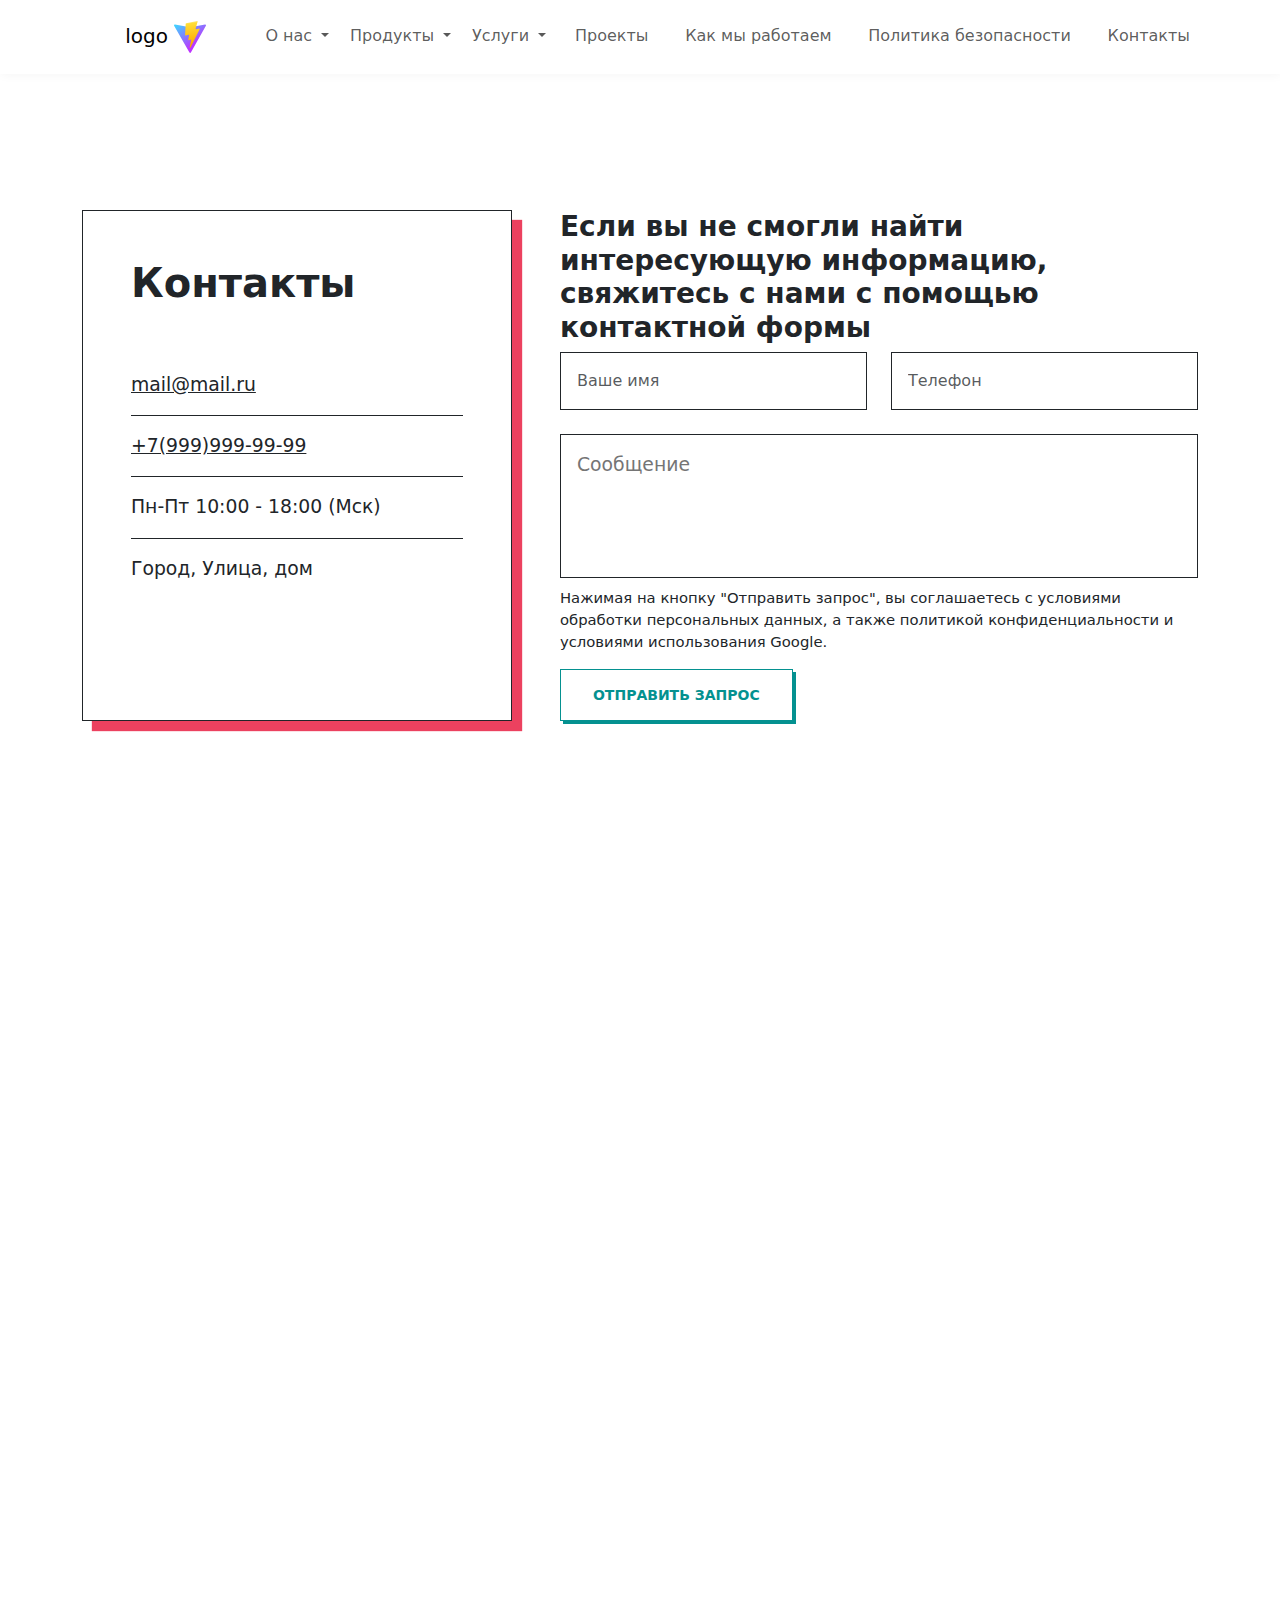
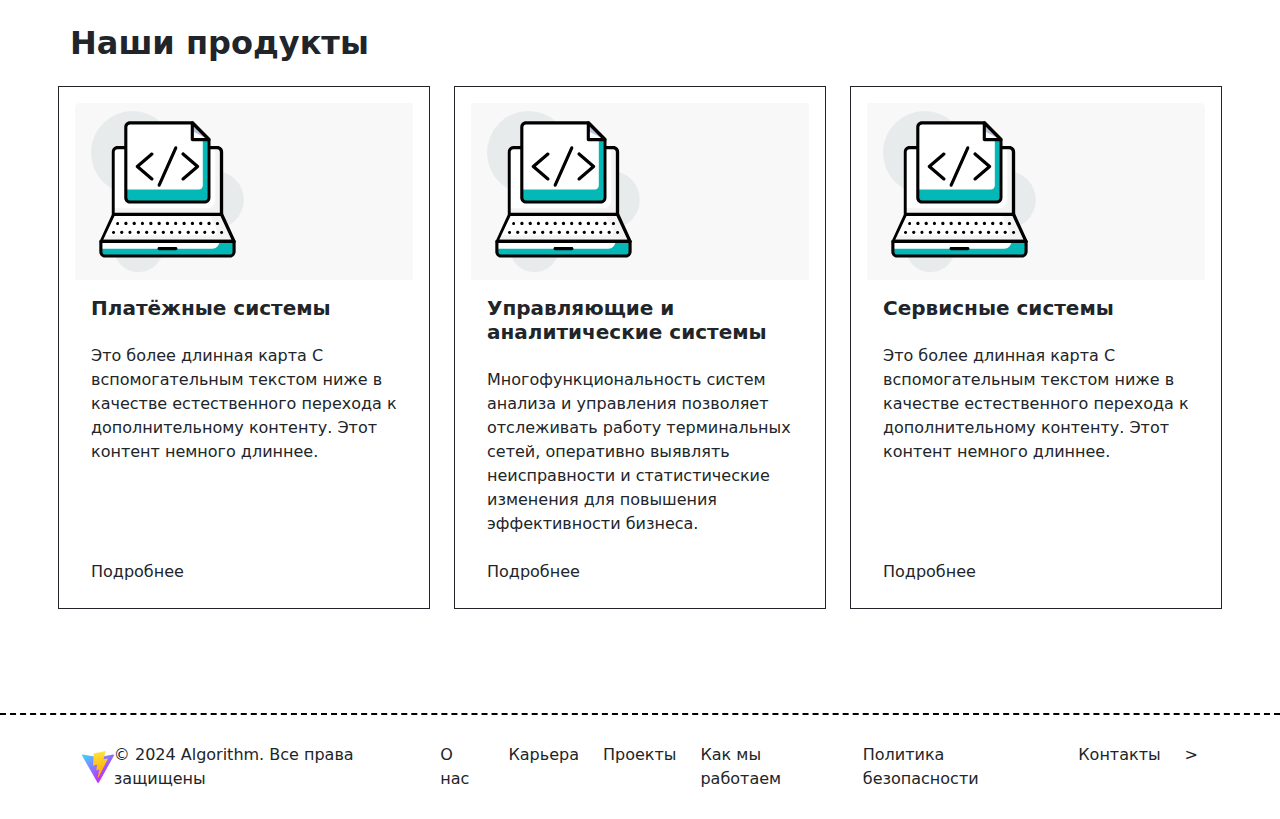
<file: contacts.html>
<!doctype html>
<html lang="ru">
	<head>
		<meta charset="UTF-8" />
		<link rel="icon" type="image/svg+xml" href="/vite.svg" />
		<meta name="viewport" content="width=device-width, initial-scale=1.0" />
		<title>Algorithm</title>
		<link rel="stylesheet" href="https://cdn.jsdelivr.net/npm/bootstrap@5.2.3/dist/css/bootstrap.min.css">
		<link rel="stylesheet" href="style/style.css">
	</head>
	<body>
		<div class="wrapper">
			<header class="header">
				<nav class="navbar navbar-expand-lg bg-white">
					<div class="container align-items-center">
						<a class="navbar-brand a-size-20 text-center" href="index.html">
							logo
							<img src="img/vite.svg" alt="">
						</a>
						
						<div class="offcanvas offcanvas-end" id="offcanvasNavbar" tabindex="-1" aria-labelledby="navbarOffcanvasLgLabel">
							<div class="offcanvas-header justify-content-end" data-bs-dismiss="offcanvas" aria-label="Закрыть">
								<button type="button" class="btn-close" ></button>
							</div>
							<div class="offcanvas-body align-items-center">
								<div class="navbar-nav a-menu w-100 d-flex justify-content-between">
									<div class="dropup-center dropdown">
										<a class="nav-link dropdown-toggle" aria-current="page" href="#" role="button" data-bs-toggle="dropdown" aria-expanded="false" data-bs-reference="parent">
											О нас
										</a>
	
										<ul class="dropdown-menu ms-4 ms-lg-0 border-0">
											<li><a class="nav-link dropdown-item text-wrap" href="#">О компании</a></li>
											<li><a class="nav-link dropdown-item text-wrap" href="#">Наша команда</a></li>
											<li><a class="nav-link dropdown-item text-wrap" href="#">Карьера</a></li>
										</ul>
									</div>
	
									<div class="dropup-center dropdown">
										<a class="nav-link dropdown-toggle" aria-current="page" href="#" role="button" data-bs-toggle="dropdown" aria-expanded="false">
											Продукты
										</a>
	
										<ul class="dropdown-menu ms-4 ms-lg-0 border-0">
											<li><a class="nav-link dropdown-item text-wrap" href="#">Платёжные системы</a></li>
											<li><a class="nav-link dropdown-item text-wrap" href="#">Сервисные системы</a></li>
											<li><a class="nav-link dropdown-item text-wrap" href="#">Управляющие и аналитические системы</a></li>
										</ul>
									</div>
	
									<div class="dropup-center dropdown">
										<a class="nav-link dropdown-toggle" aria-current="page" href="#" role="button" data-bs-toggle="dropdown" aria-expanded="false">
											Услуги
										</a>
	
										<ul class="dropdown-menu ms-4 ms-lg-0 border-0">
											<li><a class="nav-link dropdown-item text-wrap" href="#">Разработка</a></li>
											<li><a class="nav-link dropdown-item text-wrap" href="#">Сертификация</a></li>
											<li><a class="nav-link dropdown-item text-wrap" href="#">Консалтинг</a></li>
											<li><a class="nav-link dropdown-item text-wrap" href="#">Аутстаффинг IT-специалистов</a></li>
										</ul>
									</div>
	
									<a class="nav-link" href="#">Проекты</a>
									<a class="nav-link" href="#">Как мы работаем</a>
									<a class="nav-link" href="safety.html">Политика безопасности</a>
									<a class="nav-link" href="contacts.html">Контакты</a>
								</div>
							</div>
						</div>

						<button class="navbar-toggler border-0" type="button" data-bs-toggle="offcanvas" data-bs-target="#offcanvasNavbar" aria-controls="offcanvasNavbar" aria-expanded="false" aria-label="Переключатель навигации">
							<span class="navbar-toggler-icon"></span>
						</button>
					</div>
				</nav>
			</header>

			<main class="main">
			
				<section class="contacts">
					<div class="container py-3 d-lg-flex gap-5">
						<div class="contacts__info border a-size-lg-40 border-dark p-5 h-auto">
							<h2 class="contacts__title fw-bold fs-1">Контакты</h2>
							<div class="contacts__details mt-5">
								<div class="contacts__block d-block py-3 border-bottom border-dark">

									<a href="mailto:" class="">mail@mail.ru</a>
								</div>
								<div class="contacts__block d-block py-3 border-bottom border-dark">

									<a href="tel:+79999999999" class="">+7(999)999-99-99</a>
								</div>
								<div class="contacts__block d-block py-3 border-bottom border-dark">

									<p class="m-0"> Пн-Пт 10:00 - 18:00 (Мск)</p>
								</div>
								<div class="contacts__block d-block py-3">

									<p class="m-0">Город, Улица, дом</p>
								</div>
							</div>
						</div>
						<div class="contacts__form a-size-lg-60 mt-5 mt-lg-0">
							<h3 class="fw-bold">Если вы не смогли найти интересующую информацию, свяжитесь с нами с помощью контактной формы</h3>
							<form action="post">
								<div class="row">
									<div class="col">
										<input type="text" class="form-control border border-dark rounded-0 p-3" placeholder="Ваше имя" aria-label="Имя">
									</div>
									<div class="col">
										<input type="tel" class="form-control border border-dark rounded-0 p-3" placeholder="Телефон" aria-label="Фамилия">
									</div>
								</div>
								<div class="row mt-4 ">
									<div class="col">
										<textarea name="contactMessage" class="w-100 border border-dark rounded-0 p-3 contacts__textarea" id="contactMessage"  placeholder="Сообщение"></textarea>
									</div>
								</div>
								<p class="contacts__agree">
									Нажимая на кнопку "Отправить запрос", вы соглашаетесь с условиями обработки персональных данных, а также политикой конфиденциальности и условиями использования Google.
								</p>
								<button type="submit" class="btn-bordered btn-bordered-green">Отправить запрос</button>
							</form>
						</div>
					</div>
				</section>

				<section class="map">
					<div class="container">
						<iframe src="https://yandex.ru/map-widget/v1/?um=constructor%3Aeb300e7669d9b6b84dbac347e12dd9dc61f31b3c88982ad08a84d29e4a6611c5&amp;source=constructor" frameborder="0"></iframe>
					</div>
				</section>

				<section class="we-do">
					<div class="container p-lg-0">
						<h2 class="fw-bolder a-size-lg-60">Наши продукты</h2>
						<div class="we-do__services row row-cols-1 row-cols-md-2 row-cols-lg-3 gap-4 mt-4 card-group">
							<div class="card p-3 border-dark rounded-0 border-start">
								<div class="card-header border-0">
									<svg class="w-50" viewBox="0 0 95 100" version="1.1" xmlns="http://www.w3.org/2000/svg" xmlns:xlink="http://www.w3.org/1999/xlink"><g stroke="none" stroke-width="1" fill="none" fill-rule="evenodd"><g id="Paylab" transform="translate(-133.000000, -1957.000000)" fill-rule="nonzero"><g id="Section" transform="translate(-1.000000, 1453.000000)"><g id="List" transform="translate(103.000000, 451.000000)"><g id="Group" transform="translate(31.000000, 53.000000)"><circle id="Oval" fill="#E8EBEC" cx="76.7741935" cy="55.2258065" r="18.0645161"></circle><circle id="Oval" fill="#E8EBEC" cx="29.4193548" cy="84.516129" r="15.483871"></circle><circle id="Oval" fill="#E8EBEC" cx="25.8064516" cy="25.8064516" r="25.8064516"></circle><g transform="translate(5.161290, 6.322581)"><path d="M1.03225806,74.7096774 L1.03225806,81.1612903 C1.03225806,82.5806452 2.19354839,83.7419355 3.61290323,83.7419355 L81.0322581,83.7419355 C82.4516129,83.7419355 83.6129032,82.5806452 83.6129032,81.1612903 L83.6129032,74.7096774 L1.03225806,74.7096774 Z" id="Path" fill="#05B8B8"></path><path d="M1.03225806,74.7096774 L1.03225806,79.2258065 L70.0645161,79.2258065 C72.516129,79.2258065 74.5806452,77.1612903 74.5806452,74.7096774 L74.5806452,74.7096774 L1.03225806,74.7096774 Z" id="Path" fill="#FFFFFF"></path><polygon id="Path" fill="#F3F3F3" points="1.03225806 74.7096774 83.6129032 74.7096774 75.8709677 57.9354839 8.77419355 57.9354839"></polygon><path d="M3.22580645,70.8387097 L71.2258065,70.8387097 C72.7741935,70.8387097 73.8064516,69.2903226 73.1612903,67.8709677 L68.6451613,58.1935484 C68.6451613,58.0645161 68.516129,58.0645161 68.3870968,58.0645161 L8.90322581,58.0645161 C8.77419355,58.0645161 8.64516129,58.1935484 8.64516129,58.1935484 L2.96774194,70.4516129 C2.83870968,70.5806452 2.96774194,70.8387097 3.22580645,70.8387097 Z" id="Path" fill="#FFFFFF"></path><path d="M81.0322581,84.6451613 L3.61290323,84.6451613 C1.67741935,84.6451613 0,83.0967742 0,81.0322581 L0,74.5806452 C0,74.0645161 0.387096774,73.5483871 1.03225806,73.5483871 L83.6129032,73.5483871 C84.1290323,73.5483871 84.6451613,73.9354839 84.6451613,74.5806452 L84.6451613,81.0322581 C84.516129,83.0967742 82.9677419,84.6451613 81.0322581,84.6451613 Z M1.93548387,75.6129032 L1.93548387,81.1612903 C1.93548387,82.0645161 2.70967742,82.8387097 3.61290323,82.8387097 L81.0322581,82.8387097 C81.9354839,82.8387097 82.7096774,82.0645161 82.7096774,81.1612903 L82.7096774,75.6129032 L1.93548387,75.6129032 Z" id="Shape" fill="#000000"></path><path d="M83.6129032,75.6129032 L1.03225806,75.6129032 C0.64516129,75.6129032 0.387096774,75.483871 0.258064516,75.2258065 C0.129032258,74.9677419 1.71668235e-14,74.5806452 0.258064516,74.3225806 L8,57.5483871 C8.12903226,57.1612903 8.51612903,57.0322581 8.90322581,57.0322581 L76,57.0322581 C76.3870968,57.0322581 76.7741935,57.2903226 76.9032258,57.5483871 L84.6451613,74.3225806 C84.7741935,74.5806452 84.7741935,74.9677419 84.6451613,75.2258065 C84.2580645,75.483871 83.8709677,75.6129032 83.6129032,75.6129032 Z M2.4516129,73.6774194 L82.0645161,73.6774194 L75.2258065,58.8387097 L9.41935484,58.8387097 L2.4516129,73.6774194 Z" id="Shape" fill="#000000"></path><path d="M8.77419355,70.0645161 C8.51612903,70.0645161 8.25806452,69.9354839 8.12903226,69.8064516 C8,69.5483871 7.87096774,69.4193548 7.87096774,69.1612903 C7.87096774,68.9032258 8,68.6451613 8.12903226,68.516129 C8.51612903,68.1290323 9.16129032,68.1290323 9.5483871,68.516129 C9.67741935,68.6451613 9.80645161,68.9032258 9.80645161,69.1612903 C9.80645161,69.4193548 9.67741935,69.6774194 9.5483871,69.8064516 C9.29032258,69.9354839 9.03225806,70.0645161 8.77419355,70.0645161 Z" id="Path" fill="#000000"></path><path d="M69.6774194,69.0322581 C69.6774194,68.516129 70.0645161,68 70.7096774,68 L70.7096774,68 C71.2258065,68 71.7419355,68.3870968 71.7419355,69.0322581 L71.7419355,69.0322581 C71.7419355,69.5483871 71.3548387,70.0645161 70.7096774,70.0645161 L70.7096774,70.0645161 C70.1935484,70.0645161 69.6774194,69.6774194 69.6774194,69.0322581 Z M64.516129,69.0322581 C64.516129,68.516129 64.9032258,68 65.5483871,68 L65.5483871,68 C66.0645161,68 66.4516129,68.3870968 66.4516129,69.0322581 L66.4516129,69.0322581 C66.4516129,69.5483871 66.0645161,70.0645161 65.5483871,70.0645161 L65.5483871,70.0645161 C65.0322581,70.0645161 64.516129,69.6774194 64.516129,69.0322581 Z M59.3548387,69.0322581 C59.3548387,68.516129 59.7419355,68 60.3870968,68 L60.3870968,68 C60.9032258,68 61.4193548,68.3870968 61.4193548,69.0322581 L61.4193548,69.0322581 C61.4193548,69.5483871 61.0322581,70.0645161 60.3870968,70.0645161 L60.3870968,70.0645161 C59.8709677,70.0645161 59.3548387,69.6774194 59.3548387,69.0322581 Z M54.1935484,69.0322581 C54.1935484,68.516129 54.5806452,68 55.2258065,68 L55.2258065,68 C55.7419355,68 56.2580645,68.3870968 56.2580645,69.0322581 L56.2580645,69.0322581 C56.2580645,69.5483871 55.8709677,70.0645161 55.2258065,70.0645161 L55.2258065,70.0645161 C54.7096774,70.0645161 54.1935484,69.6774194 54.1935484,69.0322581 Z M49.0322581,69.0322581 C49.0322581,68.516129 49.4193548,68 49.9354839,68 L49.9354839,68 C50.4516129,68 50.9677419,68.3870968 50.9677419,69.0322581 L50.9677419,69.0322581 C50.9677419,69.5483871 50.5806452,70.0645161 49.9354839,70.0645161 L49.9354839,70.0645161 C49.5483871,70.0645161 49.0322581,69.6774194 49.0322581,69.0322581 Z M43.8709677,69.0322581 C43.8709677,68.516129 44.2580645,68 44.9032258,68 L44.9032258,68 C45.4193548,68 45.9354839,68.3870968 45.9354839,69.0322581 L45.9354839,69.0322581 C45.9354839,69.5483871 45.5483871,70.0645161 44.9032258,70.0645161 L44.9032258,70.0645161 C44.3870968,70.0645161 43.8709677,69.6774194 43.8709677,69.0322581 Z M38.7096774,69.0322581 C38.7096774,68.516129 39.0967742,68 39.7419355,68 L39.7419355,68 C40.2580645,68 40.7741935,68.3870968 40.7741935,69.0322581 L40.7741935,69.0322581 C40.7741935,69.5483871 40.3870968,70.0645161 39.7419355,70.0645161 L39.7419355,70.0645161 C39.2258065,70.0645161 38.7096774,69.6774194 38.7096774,69.0322581 Z M33.5483871,69.0322581 C33.5483871,68.516129 33.9354839,68 34.5806452,68 L34.5806452,68 C35.0967742,68 35.483871,68.3870968 35.483871,69.0322581 L35.483871,69.0322581 C35.483871,69.5483871 35.0967742,70.0645161 34.5806452,70.0645161 L34.5806452,70.0645161 C34.0645161,70.0645161 33.5483871,69.6774194 33.5483871,69.0322581 Z M28.3870968,69.0322581 C28.3870968,68.516129 28.7741935,68 29.4193548,68 L29.4193548,68 C29.9354839,68 30.4516129,68.3870968 30.4516129,69.0322581 L30.4516129,69.0322581 C30.4516129,69.5483871 30.0645161,70.0645161 29.4193548,70.0645161 L29.4193548,70.0645161 C28.9032258,70.0645161 28.3870968,69.6774194 28.3870968,69.0322581 Z M23.2258065,69.0322581 C23.2258065,68.516129 23.6129032,68 24.2580645,68 L24.2580645,68 C24.7741935,68 25.2903226,68.3870968 25.2903226,69.0322581 L25.2903226,69.0322581 C25.2903226,69.5483871 24.9032258,70.0645161 24.2580645,70.0645161 L24.2580645,70.0645161 C23.7419355,70.0645161 23.2258065,69.6774194 23.2258065,69.0322581 Z M18.0645161,69.0322581 C18.0645161,68.516129 18.4516129,68 18.9677419,68 L18.9677419,68 C19.483871,68 20,68.3870968 20,69.0322581 L20,69.0322581 C20,69.5483871 19.6129032,70.0645161 18.9677419,70.0645161 L18.9677419,70.0645161 C18.5806452,70.0645161 18.0645161,69.6774194 18.0645161,69.0322581 Z M12.9032258,69.0322581 C12.9032258,68.516129 13.2903226,68 13.9354839,68 L13.9354839,68 C14.4516129,68 14.9677419,68.3870968 14.9677419,69.0322581 L14.9677419,69.0322581 C14.9677419,69.5483871 14.5806452,70.0645161 13.9354839,70.0645161 L13.9354839,70.0645161 C13.4193548,70.0645161 12.9032258,69.6774194 12.9032258,69.0322581 Z" id="Shape" fill="#000000"></path><path d="M75.8709677,70.0645161 C75.6129032,70.0645161 75.3548387,69.9354839 75.2258065,69.8064516 C75.0967742,69.6774194 74.9677419,69.4193548 74.9677419,69.1612903 C74.9677419,68.9032258 75.0967742,68.6451613 75.2258065,68.516129 C75.6129032,68.1290323 76.2580645,68.1290323 76.6451613,68.516129 C76.7741935,68.6451613 76.9032258,68.9032258 76.9032258,69.1612903 C76.9032258,69.4193548 76.7741935,69.6774194 76.6451613,69.8064516 C76.3870968,69.9354839 76.1290323,70.0645161 75.8709677,70.0645161 Z" id="Path" fill="#000000"></path><path d="M11.3548387,64.516129 C11.0967742,64.516129 10.8387097,64.3870968 10.7096774,64.2580645 C10.5806452,64.1290323 10.4516129,63.8709677 10.4516129,63.6129032 C10.4516129,63.3548387 10.5806452,63.0967742 10.7096774,62.9677419 C11.0967742,62.5806452 11.7419355,62.5806452 12,62.9677419 C12.1290323,63.0967742 12.2580645,63.3548387 12.2580645,63.6129032 C12.2580645,63.8709677 12.1290323,64.1290323 12,64.2580645 C11.8709677,64.3870968 11.6129032,64.516129 11.3548387,64.516129 Z" id="Path" fill="#000000"></path><path d="M67.0967742,63.483871 C67.0967742,62.9677419 67.483871,62.4516129 68.1290323,62.4516129 L68.1290323,62.4516129 C68.6451613,62.4516129 69.1612903,62.8387097 69.1612903,63.483871 L69.1612903,63.483871 C69.1612903,64 68.7741935,64.516129 68.1290323,64.516129 L68.1290323,64.516129 C67.6129032,64.516129 67.0967742,64 67.0967742,63.483871 Z M61.9354839,63.483871 C61.9354839,62.9677419 62.3225806,62.4516129 62.9677419,62.4516129 L62.9677419,62.4516129 C63.483871,62.4516129 64,62.8387097 64,63.483871 L64,63.483871 C64,64 63.6129032,64.516129 62.9677419,64.516129 L62.9677419,64.516129 C62.4516129,64.516129 61.9354839,64 61.9354839,63.483871 Z M56.7741935,63.483871 C56.7741935,62.9677419 57.1612903,62.4516129 57.8064516,62.4516129 L57.8064516,62.4516129 C58.3225806,62.4516129 58.8387097,62.8387097 58.8387097,63.483871 L58.8387097,63.483871 C58.8387097,64 58.4516129,64.516129 57.8064516,64.516129 L57.8064516,64.516129 C57.2903226,64.516129 56.7741935,64 56.7741935,63.483871 Z M51.6129032,63.483871 C51.6129032,62.9677419 52,62.4516129 52.6451613,62.4516129 L52.6451613,62.4516129 C53.1612903,62.4516129 53.6774194,62.8387097 53.6774194,63.483871 L53.6774194,63.483871 C53.6774194,64 53.2903226,64.516129 52.6451613,64.516129 L52.6451613,64.516129 C52.1290323,64.516129 51.6129032,64 51.6129032,63.483871 Z M46.4516129,63.483871 C46.4516129,62.9677419 46.8387097,62.4516129 47.3548387,62.4516129 L47.3548387,62.4516129 C47.8709677,62.4516129 48.3870968,62.8387097 48.3870968,63.483871 L48.3870968,63.483871 C48.3870968,64 48,64.516129 47.3548387,64.516129 L47.3548387,64.516129 C46.9677419,64.516129 46.4516129,64 46.4516129,63.483871 Z M41.2903226,63.483871 C41.2903226,62.9677419 41.6774194,62.4516129 42.3225806,62.4516129 L42.3225806,62.4516129 C42.8387097,62.4516129 43.3548387,62.8387097 43.3548387,63.483871 L43.3548387,63.483871 C43.3548387,64 42.9677419,64.516129 42.3225806,64.516129 L42.3225806,64.516129 C41.8064516,64.516129 41.2903226,64 41.2903226,63.483871 Z M36.1290323,63.483871 C36.1290323,62.9677419 36.516129,62.4516129 37.1612903,62.4516129 L37.1612903,62.4516129 C37.6774194,62.4516129 38.1935484,62.8387097 38.1935484,63.483871 L38.1935484,63.483871 C38.1935484,64 37.8064516,64.516129 37.1612903,64.516129 L37.1612903,64.516129 C36.6451613,64.516129 36.1290323,64 36.1290323,63.483871 Z M30.9677419,63.483871 C30.9677419,62.9677419 31.3548387,62.4516129 32,62.4516129 L32,62.4516129 C32.516129,62.4516129 33.0322581,62.8387097 33.0322581,63.483871 L33.0322581,63.483871 C33.0322581,64 32.6451613,64.516129 32,64.516129 L32,64.516129 C31.483871,64.516129 30.9677419,64 30.9677419,63.483871 Z M25.8064516,63.483871 C25.8064516,62.9677419 26.1935484,62.4516129 26.7096774,62.4516129 L26.7096774,62.4516129 C27.2258065,62.4516129 27.7419355,62.8387097 27.7419355,63.483871 L27.7419355,63.483871 C27.7419355,64 27.3548387,64.516129 26.7096774,64.516129 L26.7096774,64.516129 C26.3225806,64.516129 25.8064516,64 25.8064516,63.483871 Z M20.6451613,63.483871 C20.6451613,62.9677419 21.0322581,62.4516129 21.6774194,62.4516129 L21.6774194,62.4516129 C22.1935484,62.4516129 22.7096774,62.8387097 22.7096774,63.483871 L22.7096774,63.483871 C22.7096774,64 22.3225806,64.516129 21.6774194,64.516129 L21.6774194,64.516129 C21.1612903,64.516129 20.6451613,64 20.6451613,63.483871 Z M15.483871,63.483871 C15.483871,62.9677419 15.8709677,62.4516129 16.516129,62.4516129 L16.516129,62.4516129 C17.0322581,62.4516129 17.5483871,62.8387097 17.5483871,63.483871 L17.5483871,63.483871 C17.5483871,64 17.1612903,64.516129 16.516129,64.516129 L16.516129,64.516129 C16,64.516129 15.483871,64 15.483871,63.483871 Z" id="Shape" fill="#000000"></path><path d="M73.2903226,64.516129 C73.0322581,64.516129 72.7741935,64.3870968 72.6451613,64.2580645 C72.516129,64.1290323 72.3870968,63.8709677 72.3870968,63.6129032 C72.3870968,63.3548387 72.516129,63.0967742 72.6451613,62.9677419 C73.0322581,62.5806452 73.6774194,62.5806452 74.0645161,62.9677419 C74.1935484,63.0967742 74.3225806,63.3548387 74.3225806,63.6129032 C74.3225806,63.8709677 74.1935484,64.1290323 74.0645161,64.2580645 C73.8064516,64.3870968 73.5483871,64.516129 73.2903226,64.516129 Z" id="Path" fill="#000000"></path><path d="M47.483871,80.1290323 L37.1612903,80.1290323 C36.6451613,80.1290323 36.1290323,79.7419355 36.1290323,79.0967742 C36.1290323,78.4516129 36.516129,78.0645161 37.1612903,78.0645161 L47.483871,78.0645161 C48,78.0645161 48.516129,78.4516129 48.516129,79.0967742 C48.516129,79.7419355 48,80.1290323 47.483871,80.1290323 Z" id="Path" fill="#000000"></path><path d="M73.2903226,16.6451613 L11.3548387,16.6451613 C9.93548387,16.6451613 8.77419355,17.8064516 8.77419355,19.2258065 L8.77419355,57.9354839 L75.8709677,57.9354839 L75.8709677,19.2258065 C75.8709677,17.8064516 74.7096774,16.6451613 73.2903226,16.6451613 Z" id="Path" fill="#F3F3F3"></path><path d="M72,16.6451613 L11.3548387,16.6451613 C9.93548387,16.6451613 8.77419355,17.8064516 8.77419355,19.2258065 L8.77419355,54.0645161 L66.8387097,54.0645161 C69.6774194,54.0645161 72,51.7419355 72,48.9032258 L72,16.6451613 Z" id="Path" fill="#FFFFFF"></path><path d="M75.8709677,58.8387097 L8.77419355,58.8387097 C8.25806452,58.8387097 7.74193548,58.4516129 7.74193548,57.8064516 L7.74193548,19.0967742 C7.74193548,17.1612903 9.29032258,15.483871 11.3548387,15.483871 L73.2903226,15.483871 C75.2258065,15.483871 76.9032258,17.0322581 76.9032258,19.0967742 L76.9032258,57.8064516 C76.7741935,58.4516129 76.3870968,58.8387097 75.8709677,58.8387097 Z M9.67741935,56.9032258 L74.8387097,56.9032258 L74.8387097,19.0967742 C74.8387097,18.1935484 74.0645161,17.4193548 73.1612903,17.4193548 L11.2258065,17.4193548 C10.3225806,17.4193548 9.5483871,18.1935484 9.5483871,19.0967742 L9.5483871,56.9032258 L9.67741935,56.9032258 Z" id="Shape" fill="#000000"></path><path d="M65.5483871,50.1935484 L19.0967742,50.1935484 C17.6774194,50.1935484 16.516129,49.0322581 16.516129,47.6129032 L16.516129,3.74193548 C16.516129,2.32258065 17.6774194,1.16129032 19.0967742,1.16129032 L57.8064516,1.16129032 C61.8064516,5.16129032 64.1290323,7.48387097 68.1290323,11.483871 L68.1290323,47.6129032 C68.1290323,49.0322581 66.9677419,50.1935484 65.5483871,50.1935484 Z" id="Path" fill="#05B8B8"></path><path d="M61.6774194,42.4516129 L16.516129,42.4516129 L16.516129,3.74193548 C16.516129,2.32258065 17.6774194,1.16129032 19.0967742,1.16129032 L57.8064516,1.16129032 L64.2580645,7.61290323 L64.2580645,39.8709677 C64.2580645,41.2903226 63.0967742,42.4516129 61.6774194,42.4516129 Z" id="Path" fill="#FFFFFF"></path><path d="M65.5483871,51.0967742 L19.0967742,51.0967742 C17.1612903,51.0967742 15.483871,49.5483871 15.483871,47.483871 L15.483871,3.61290323 C15.483871,1.67741935 17.0322581,0 19.0967742,0 L57.8064516,0 C58.0645161,0 58.3225806,0.129032258 58.4516129,0.258064516 L68.7741935,10.5806452 C68.9032258,10.7096774 69.0322581,10.9677419 69.0322581,11.2258065 L69.0322581,47.3548387 C69.0322581,49.5483871 67.483871,51.0967742 65.5483871,51.0967742 Z M19.0967742,2.06451613 C18.1935484,2.06451613 17.4193548,2.83870968 17.4193548,3.74193548 L17.4193548,47.6129032 C17.4193548,48.516129 18.1935484,49.2903226 19.0967742,49.2903226 L65.5483871,49.2903226 C66.4516129,49.2903226 67.2258065,48.516129 67.2258065,47.6129032 L67.2258065,11.8709677 L57.4193548,2.06451613 L19.0967742,2.06451613 L19.0967742,2.06451613 Z" id="Shape" fill="#000000"></path><polygon id="Path" fill="#BDC3D8" points="57.8064516 1.16129032 57.8064516 11.483871 68.1290323 11.483871"></polygon><polygon id="Path" fill="#FFFFFF" points="57.8064516 6.32258065 57.8064516 11.483871 68.1290323 11.483871"></polygon><path d="M68.1290323,12.3870968 L68.1290323,12.3870968 L57.8064516,12.3870968 C57.2903226,12.3870968 56.7741935,12 56.7741935,11.3548387 L56.7741935,1.03225806 C56.7741935,0.64516129 57.0322581,0.258064516 57.4193548,0.129032258 C57.8064516,1.44079193e-13 58.1935484,1.44079193e-13 58.4516129,0.387096774 L68.7741935,10.7096774 C69.0322581,10.9677419 69.1612903,11.3548387 69.0322581,11.7419355 C68.9032258,12.1290323 68.516129,12.3870968 68.1290323,12.3870968 Z M58.7096774,10.4516129 L65.6774194,10.4516129 L58.7096774,3.48387097 L58.7096774,10.4516129 Z" id="Shape" fill="#000000"></path><path d="M32.6451613,36.9032258 C32.3870968,36.9032258 32.2580645,36.7741935 32,36.6451613 L22.9677419,28.9032258 C22.7096774,28.7741935 22.5806452,28.3870968 22.5806452,28.1290323 C22.5806452,27.8709677 22.7096774,27.6129032 22.9677419,27.3548387 L32,19.6129032 C32.3870968,19.2258065 33.0322581,19.3548387 33.4193548,19.7419355 C33.8064516,20.1290323 33.6774194,20.7741935 33.2903226,21.1612903 L25.1612903,28.1290323 L33.2903226,35.0967742 C33.6774194,35.483871 33.8064516,36 33.4193548,36.516129 C33.1612903,36.7741935 32.9032258,36.9032258 32.6451613,36.9032258 Z" id="Path" fill="#000000"></path><path d="M52,36.9032258 C51.7419355,36.9032258 51.483871,36.7741935 51.2258065,36.516129 C50.8387097,36.1290323 50.9677419,35.483871 51.3548387,35.0967742 L59.483871,28.1290323 L51.3548387,21.1612903 C50.9677419,20.7741935 50.8387097,20.2580645 51.2258065,19.7419355 C51.6129032,19.2258065 52.1290323,19.2258065 52.6451613,19.6129032 L61.6774194,27.3548387 C61.9354839,27.483871 62.0645161,27.8709677 62.0645161,28.1290323 C62.0645161,28.3870968 61.9354839,28.6451613 61.6774194,28.9032258 L52.6451613,36.6451613 C52.3870968,36.9032258 52.2580645,36.9032258 52,36.9032258 Z" id="Path" fill="#000000"></path><path d="M37.1612903,40.7741935 C37.0322581,40.7741935 36.9032258,40.7741935 36.7741935,40.6451613 C36.2580645,40.3870968 36.1290323,39.8709677 36.2580645,39.3548387 L46.5806452,16.1290323 C46.8387097,15.6129032 47.3548387,15.3548387 47.8709677,15.6129032 C48.3870968,15.8709677 48.516129,16.3870968 48.3870968,16.9032258 L38.0645161,40.1290323 C37.8064516,40.6451613 37.5483871,40.7741935 37.1612903,40.7741935 Z" id="Path" fill="#000000"></path></g></g></g></g></g></g></svg>
								</div>
								<div class="card-body">
									<h5 class="card-title fw-bolder">Платёжные системы</h5>
									<p class="card-text mt-4">Это более длинная карта С вспомогательным текстом ниже в качестве естественного перехода к дополнительному контенту. Этот контент немного длиннее.</p>
								</div>
								<div class="card-footer border-0 bg-transparent">
									<a href="#" class="text-decoration-none">Подробнее</a>
								</div>
							</div>
							<div class="card p-3 border-dark rounded-0 border-start">
								<div class="card-header border-0">
									<svg class="w-50" viewBox="0 0 95 100" version="1.1" xmlns="http://www.w3.org/2000/svg" xmlns:xlink="http://www.w3.org/1999/xlink"><g stroke="none" stroke-width="1" fill="none" fill-rule="evenodd"><g id="Paylab" transform="translate(-133.000000, -1957.000000)" fill-rule="nonzero"><g id="Section" transform="translate(-1.000000, 1453.000000)"><g id="List" transform="translate(103.000000, 451.000000)"><g id="Group" transform="translate(31.000000, 53.000000)"><circle id="Oval" fill="#E8EBEC" cx="76.7741935" cy="55.2258065" r="18.0645161"></circle><circle id="Oval" fill="#E8EBEC" cx="29.4193548" cy="84.516129" r="15.483871"></circle><circle id="Oval" fill="#E8EBEC" cx="25.8064516" cy="25.8064516" r="25.8064516"></circle><g transform="translate(5.161290, 6.322581)"><path d="M1.03225806,74.7096774 L1.03225806,81.1612903 C1.03225806,82.5806452 2.19354839,83.7419355 3.61290323,83.7419355 L81.0322581,83.7419355 C82.4516129,83.7419355 83.6129032,82.5806452 83.6129032,81.1612903 L83.6129032,74.7096774 L1.03225806,74.7096774 Z" id="Path" fill="#05B8B8"></path><path d="M1.03225806,74.7096774 L1.03225806,79.2258065 L70.0645161,79.2258065 C72.516129,79.2258065 74.5806452,77.1612903 74.5806452,74.7096774 L74.5806452,74.7096774 L1.03225806,74.7096774 Z" id="Path" fill="#FFFFFF"></path><polygon id="Path" fill="#F3F3F3" points="1.03225806 74.7096774 83.6129032 74.7096774 75.8709677 57.9354839 8.77419355 57.9354839"></polygon><path d="M3.22580645,70.8387097 L71.2258065,70.8387097 C72.7741935,70.8387097 73.8064516,69.2903226 73.1612903,67.8709677 L68.6451613,58.1935484 C68.6451613,58.0645161 68.516129,58.0645161 68.3870968,58.0645161 L8.90322581,58.0645161 C8.77419355,58.0645161 8.64516129,58.1935484 8.64516129,58.1935484 L2.96774194,70.4516129 C2.83870968,70.5806452 2.96774194,70.8387097 3.22580645,70.8387097 Z" id="Path" fill="#FFFFFF"></path><path d="M81.0322581,84.6451613 L3.61290323,84.6451613 C1.67741935,84.6451613 0,83.0967742 0,81.0322581 L0,74.5806452 C0,74.0645161 0.387096774,73.5483871 1.03225806,73.5483871 L83.6129032,73.5483871 C84.1290323,73.5483871 84.6451613,73.9354839 84.6451613,74.5806452 L84.6451613,81.0322581 C84.516129,83.0967742 82.9677419,84.6451613 81.0322581,84.6451613 Z M1.93548387,75.6129032 L1.93548387,81.1612903 C1.93548387,82.0645161 2.70967742,82.8387097 3.61290323,82.8387097 L81.0322581,82.8387097 C81.9354839,82.8387097 82.7096774,82.0645161 82.7096774,81.1612903 L82.7096774,75.6129032 L1.93548387,75.6129032 Z" id="Shape" fill="#000000"></path><path d="M83.6129032,75.6129032 L1.03225806,75.6129032 C0.64516129,75.6129032 0.387096774,75.483871 0.258064516,75.2258065 C0.129032258,74.9677419 1.71668235e-14,74.5806452 0.258064516,74.3225806 L8,57.5483871 C8.12903226,57.1612903 8.51612903,57.0322581 8.90322581,57.0322581 L76,57.0322581 C76.3870968,57.0322581 76.7741935,57.2903226 76.9032258,57.5483871 L84.6451613,74.3225806 C84.7741935,74.5806452 84.7741935,74.9677419 84.6451613,75.2258065 C84.2580645,75.483871 83.8709677,75.6129032 83.6129032,75.6129032 Z M2.4516129,73.6774194 L82.0645161,73.6774194 L75.2258065,58.8387097 L9.41935484,58.8387097 L2.4516129,73.6774194 Z" id="Shape" fill="#000000"></path><path d="M8.77419355,70.0645161 C8.51612903,70.0645161 8.25806452,69.9354839 8.12903226,69.8064516 C8,69.5483871 7.87096774,69.4193548 7.87096774,69.1612903 C7.87096774,68.9032258 8,68.6451613 8.12903226,68.516129 C8.51612903,68.1290323 9.16129032,68.1290323 9.5483871,68.516129 C9.67741935,68.6451613 9.80645161,68.9032258 9.80645161,69.1612903 C9.80645161,69.4193548 9.67741935,69.6774194 9.5483871,69.8064516 C9.29032258,69.9354839 9.03225806,70.0645161 8.77419355,70.0645161 Z" id="Path" fill="#000000"></path><path d="M69.6774194,69.0322581 C69.6774194,68.516129 70.0645161,68 70.7096774,68 L70.7096774,68 C71.2258065,68 71.7419355,68.3870968 71.7419355,69.0322581 L71.7419355,69.0322581 C71.7419355,69.5483871 71.3548387,70.0645161 70.7096774,70.0645161 L70.7096774,70.0645161 C70.1935484,70.0645161 69.6774194,69.6774194 69.6774194,69.0322581 Z M64.516129,69.0322581 C64.516129,68.516129 64.9032258,68 65.5483871,68 L65.5483871,68 C66.0645161,68 66.4516129,68.3870968 66.4516129,69.0322581 L66.4516129,69.0322581 C66.4516129,69.5483871 66.0645161,70.0645161 65.5483871,70.0645161 L65.5483871,70.0645161 C65.0322581,70.0645161 64.516129,69.6774194 64.516129,69.0322581 Z M59.3548387,69.0322581 C59.3548387,68.516129 59.7419355,68 60.3870968,68 L60.3870968,68 C60.9032258,68 61.4193548,68.3870968 61.4193548,69.0322581 L61.4193548,69.0322581 C61.4193548,69.5483871 61.0322581,70.0645161 60.3870968,70.0645161 L60.3870968,70.0645161 C59.8709677,70.0645161 59.3548387,69.6774194 59.3548387,69.0322581 Z M54.1935484,69.0322581 C54.1935484,68.516129 54.5806452,68 55.2258065,68 L55.2258065,68 C55.7419355,68 56.2580645,68.3870968 56.2580645,69.0322581 L56.2580645,69.0322581 C56.2580645,69.5483871 55.8709677,70.0645161 55.2258065,70.0645161 L55.2258065,70.0645161 C54.7096774,70.0645161 54.1935484,69.6774194 54.1935484,69.0322581 Z M49.0322581,69.0322581 C49.0322581,68.516129 49.4193548,68 49.9354839,68 L49.9354839,68 C50.4516129,68 50.9677419,68.3870968 50.9677419,69.0322581 L50.9677419,69.0322581 C50.9677419,69.5483871 50.5806452,70.0645161 49.9354839,70.0645161 L49.9354839,70.0645161 C49.5483871,70.0645161 49.0322581,69.6774194 49.0322581,69.0322581 Z M43.8709677,69.0322581 C43.8709677,68.516129 44.2580645,68 44.9032258,68 L44.9032258,68 C45.4193548,68 45.9354839,68.3870968 45.9354839,69.0322581 L45.9354839,69.0322581 C45.9354839,69.5483871 45.5483871,70.0645161 44.9032258,70.0645161 L44.9032258,70.0645161 C44.3870968,70.0645161 43.8709677,69.6774194 43.8709677,69.0322581 Z M38.7096774,69.0322581 C38.7096774,68.516129 39.0967742,68 39.7419355,68 L39.7419355,68 C40.2580645,68 40.7741935,68.3870968 40.7741935,69.0322581 L40.7741935,69.0322581 C40.7741935,69.5483871 40.3870968,70.0645161 39.7419355,70.0645161 L39.7419355,70.0645161 C39.2258065,70.0645161 38.7096774,69.6774194 38.7096774,69.0322581 Z M33.5483871,69.0322581 C33.5483871,68.516129 33.9354839,68 34.5806452,68 L34.5806452,68 C35.0967742,68 35.483871,68.3870968 35.483871,69.0322581 L35.483871,69.0322581 C35.483871,69.5483871 35.0967742,70.0645161 34.5806452,70.0645161 L34.5806452,70.0645161 C34.0645161,70.0645161 33.5483871,69.6774194 33.5483871,69.0322581 Z M28.3870968,69.0322581 C28.3870968,68.516129 28.7741935,68 29.4193548,68 L29.4193548,68 C29.9354839,68 30.4516129,68.3870968 30.4516129,69.0322581 L30.4516129,69.0322581 C30.4516129,69.5483871 30.0645161,70.0645161 29.4193548,70.0645161 L29.4193548,70.0645161 C28.9032258,70.0645161 28.3870968,69.6774194 28.3870968,69.0322581 Z M23.2258065,69.0322581 C23.2258065,68.516129 23.6129032,68 24.2580645,68 L24.2580645,68 C24.7741935,68 25.2903226,68.3870968 25.2903226,69.0322581 L25.2903226,69.0322581 C25.2903226,69.5483871 24.9032258,70.0645161 24.2580645,70.0645161 L24.2580645,70.0645161 C23.7419355,70.0645161 23.2258065,69.6774194 23.2258065,69.0322581 Z M18.0645161,69.0322581 C18.0645161,68.516129 18.4516129,68 18.9677419,68 L18.9677419,68 C19.483871,68 20,68.3870968 20,69.0322581 L20,69.0322581 C20,69.5483871 19.6129032,70.0645161 18.9677419,70.0645161 L18.9677419,70.0645161 C18.5806452,70.0645161 18.0645161,69.6774194 18.0645161,69.0322581 Z M12.9032258,69.0322581 C12.9032258,68.516129 13.2903226,68 13.9354839,68 L13.9354839,68 C14.4516129,68 14.9677419,68.3870968 14.9677419,69.0322581 L14.9677419,69.0322581 C14.9677419,69.5483871 14.5806452,70.0645161 13.9354839,70.0645161 L13.9354839,70.0645161 C13.4193548,70.0645161 12.9032258,69.6774194 12.9032258,69.0322581 Z" id="Shape" fill="#000000"></path><path d="M75.8709677,70.0645161 C75.6129032,70.0645161 75.3548387,69.9354839 75.2258065,69.8064516 C75.0967742,69.6774194 74.9677419,69.4193548 74.9677419,69.1612903 C74.9677419,68.9032258 75.0967742,68.6451613 75.2258065,68.516129 C75.6129032,68.1290323 76.2580645,68.1290323 76.6451613,68.516129 C76.7741935,68.6451613 76.9032258,68.9032258 76.9032258,69.1612903 C76.9032258,69.4193548 76.7741935,69.6774194 76.6451613,69.8064516 C76.3870968,69.9354839 76.1290323,70.0645161 75.8709677,70.0645161 Z" id="Path" fill="#000000"></path><path d="M11.3548387,64.516129 C11.0967742,64.516129 10.8387097,64.3870968 10.7096774,64.2580645 C10.5806452,64.1290323 10.4516129,63.8709677 10.4516129,63.6129032 C10.4516129,63.3548387 10.5806452,63.0967742 10.7096774,62.9677419 C11.0967742,62.5806452 11.7419355,62.5806452 12,62.9677419 C12.1290323,63.0967742 12.2580645,63.3548387 12.2580645,63.6129032 C12.2580645,63.8709677 12.1290323,64.1290323 12,64.2580645 C11.8709677,64.3870968 11.6129032,64.516129 11.3548387,64.516129 Z" id="Path" fill="#000000"></path><path d="M67.0967742,63.483871 C67.0967742,62.9677419 67.483871,62.4516129 68.1290323,62.4516129 L68.1290323,62.4516129 C68.6451613,62.4516129 69.1612903,62.8387097 69.1612903,63.483871 L69.1612903,63.483871 C69.1612903,64 68.7741935,64.516129 68.1290323,64.516129 L68.1290323,64.516129 C67.6129032,64.516129 67.0967742,64 67.0967742,63.483871 Z M61.9354839,63.483871 C61.9354839,62.9677419 62.3225806,62.4516129 62.9677419,62.4516129 L62.9677419,62.4516129 C63.483871,62.4516129 64,62.8387097 64,63.483871 L64,63.483871 C64,64 63.6129032,64.516129 62.9677419,64.516129 L62.9677419,64.516129 C62.4516129,64.516129 61.9354839,64 61.9354839,63.483871 Z M56.7741935,63.483871 C56.7741935,62.9677419 57.1612903,62.4516129 57.8064516,62.4516129 L57.8064516,62.4516129 C58.3225806,62.4516129 58.8387097,62.8387097 58.8387097,63.483871 L58.8387097,63.483871 C58.8387097,64 58.4516129,64.516129 57.8064516,64.516129 L57.8064516,64.516129 C57.2903226,64.516129 56.7741935,64 56.7741935,63.483871 Z M51.6129032,63.483871 C51.6129032,62.9677419 52,62.4516129 52.6451613,62.4516129 L52.6451613,62.4516129 C53.1612903,62.4516129 53.6774194,62.8387097 53.6774194,63.483871 L53.6774194,63.483871 C53.6774194,64 53.2903226,64.516129 52.6451613,64.516129 L52.6451613,64.516129 C52.1290323,64.516129 51.6129032,64 51.6129032,63.483871 Z M46.4516129,63.483871 C46.4516129,62.9677419 46.8387097,62.4516129 47.3548387,62.4516129 L47.3548387,62.4516129 C47.8709677,62.4516129 48.3870968,62.8387097 48.3870968,63.483871 L48.3870968,63.483871 C48.3870968,64 48,64.516129 47.3548387,64.516129 L47.3548387,64.516129 C46.9677419,64.516129 46.4516129,64 46.4516129,63.483871 Z M41.2903226,63.483871 C41.2903226,62.9677419 41.6774194,62.4516129 42.3225806,62.4516129 L42.3225806,62.4516129 C42.8387097,62.4516129 43.3548387,62.8387097 43.3548387,63.483871 L43.3548387,63.483871 C43.3548387,64 42.9677419,64.516129 42.3225806,64.516129 L42.3225806,64.516129 C41.8064516,64.516129 41.2903226,64 41.2903226,63.483871 Z M36.1290323,63.483871 C36.1290323,62.9677419 36.516129,62.4516129 37.1612903,62.4516129 L37.1612903,62.4516129 C37.6774194,62.4516129 38.1935484,62.8387097 38.1935484,63.483871 L38.1935484,63.483871 C38.1935484,64 37.8064516,64.516129 37.1612903,64.516129 L37.1612903,64.516129 C36.6451613,64.516129 36.1290323,64 36.1290323,63.483871 Z M30.9677419,63.483871 C30.9677419,62.9677419 31.3548387,62.4516129 32,62.4516129 L32,62.4516129 C32.516129,62.4516129 33.0322581,62.8387097 33.0322581,63.483871 L33.0322581,63.483871 C33.0322581,64 32.6451613,64.516129 32,64.516129 L32,64.516129 C31.483871,64.516129 30.9677419,64 30.9677419,63.483871 Z M25.8064516,63.483871 C25.8064516,62.9677419 26.1935484,62.4516129 26.7096774,62.4516129 L26.7096774,62.4516129 C27.2258065,62.4516129 27.7419355,62.8387097 27.7419355,63.483871 L27.7419355,63.483871 C27.7419355,64 27.3548387,64.516129 26.7096774,64.516129 L26.7096774,64.516129 C26.3225806,64.516129 25.8064516,64 25.8064516,63.483871 Z M20.6451613,63.483871 C20.6451613,62.9677419 21.0322581,62.4516129 21.6774194,62.4516129 L21.6774194,62.4516129 C22.1935484,62.4516129 22.7096774,62.8387097 22.7096774,63.483871 L22.7096774,63.483871 C22.7096774,64 22.3225806,64.516129 21.6774194,64.516129 L21.6774194,64.516129 C21.1612903,64.516129 20.6451613,64 20.6451613,63.483871 Z M15.483871,63.483871 C15.483871,62.9677419 15.8709677,62.4516129 16.516129,62.4516129 L16.516129,62.4516129 C17.0322581,62.4516129 17.5483871,62.8387097 17.5483871,63.483871 L17.5483871,63.483871 C17.5483871,64 17.1612903,64.516129 16.516129,64.516129 L16.516129,64.516129 C16,64.516129 15.483871,64 15.483871,63.483871 Z" id="Shape" fill="#000000"></path><path d="M73.2903226,64.516129 C73.0322581,64.516129 72.7741935,64.3870968 72.6451613,64.2580645 C72.516129,64.1290323 72.3870968,63.8709677 72.3870968,63.6129032 C72.3870968,63.3548387 72.516129,63.0967742 72.6451613,62.9677419 C73.0322581,62.5806452 73.6774194,62.5806452 74.0645161,62.9677419 C74.1935484,63.0967742 74.3225806,63.3548387 74.3225806,63.6129032 C74.3225806,63.8709677 74.1935484,64.1290323 74.0645161,64.2580645 C73.8064516,64.3870968 73.5483871,64.516129 73.2903226,64.516129 Z" id="Path" fill="#000000"></path><path d="M47.483871,80.1290323 L37.1612903,80.1290323 C36.6451613,80.1290323 36.1290323,79.7419355 36.1290323,79.0967742 C36.1290323,78.4516129 36.516129,78.0645161 37.1612903,78.0645161 L47.483871,78.0645161 C48,78.0645161 48.516129,78.4516129 48.516129,79.0967742 C48.516129,79.7419355 48,80.1290323 47.483871,80.1290323 Z" id="Path" fill="#000000"></path><path d="M73.2903226,16.6451613 L11.3548387,16.6451613 C9.93548387,16.6451613 8.77419355,17.8064516 8.77419355,19.2258065 L8.77419355,57.9354839 L75.8709677,57.9354839 L75.8709677,19.2258065 C75.8709677,17.8064516 74.7096774,16.6451613 73.2903226,16.6451613 Z" id="Path" fill="#F3F3F3"></path><path d="M72,16.6451613 L11.3548387,16.6451613 C9.93548387,16.6451613 8.77419355,17.8064516 8.77419355,19.2258065 L8.77419355,54.0645161 L66.8387097,54.0645161 C69.6774194,54.0645161 72,51.7419355 72,48.9032258 L72,16.6451613 Z" id="Path" fill="#FFFFFF"></path><path d="M75.8709677,58.8387097 L8.77419355,58.8387097 C8.25806452,58.8387097 7.74193548,58.4516129 7.74193548,57.8064516 L7.74193548,19.0967742 C7.74193548,17.1612903 9.29032258,15.483871 11.3548387,15.483871 L73.2903226,15.483871 C75.2258065,15.483871 76.9032258,17.0322581 76.9032258,19.0967742 L76.9032258,57.8064516 C76.7741935,58.4516129 76.3870968,58.8387097 75.8709677,58.8387097 Z M9.67741935,56.9032258 L74.8387097,56.9032258 L74.8387097,19.0967742 C74.8387097,18.1935484 74.0645161,17.4193548 73.1612903,17.4193548 L11.2258065,17.4193548 C10.3225806,17.4193548 9.5483871,18.1935484 9.5483871,19.0967742 L9.5483871,56.9032258 L9.67741935,56.9032258 Z" id="Shape" fill="#000000"></path><path d="M65.5483871,50.1935484 L19.0967742,50.1935484 C17.6774194,50.1935484 16.516129,49.0322581 16.516129,47.6129032 L16.516129,3.74193548 C16.516129,2.32258065 17.6774194,1.16129032 19.0967742,1.16129032 L57.8064516,1.16129032 C61.8064516,5.16129032 64.1290323,7.48387097 68.1290323,11.483871 L68.1290323,47.6129032 C68.1290323,49.0322581 66.9677419,50.1935484 65.5483871,50.1935484 Z" id="Path" fill="#05B8B8"></path><path d="M61.6774194,42.4516129 L16.516129,42.4516129 L16.516129,3.74193548 C16.516129,2.32258065 17.6774194,1.16129032 19.0967742,1.16129032 L57.8064516,1.16129032 L64.2580645,7.61290323 L64.2580645,39.8709677 C64.2580645,41.2903226 63.0967742,42.4516129 61.6774194,42.4516129 Z" id="Path" fill="#FFFFFF"></path><path d="M65.5483871,51.0967742 L19.0967742,51.0967742 C17.1612903,51.0967742 15.483871,49.5483871 15.483871,47.483871 L15.483871,3.61290323 C15.483871,1.67741935 17.0322581,0 19.0967742,0 L57.8064516,0 C58.0645161,0 58.3225806,0.129032258 58.4516129,0.258064516 L68.7741935,10.5806452 C68.9032258,10.7096774 69.0322581,10.9677419 69.0322581,11.2258065 L69.0322581,47.3548387 C69.0322581,49.5483871 67.483871,51.0967742 65.5483871,51.0967742 Z M19.0967742,2.06451613 C18.1935484,2.06451613 17.4193548,2.83870968 17.4193548,3.74193548 L17.4193548,47.6129032 C17.4193548,48.516129 18.1935484,49.2903226 19.0967742,49.2903226 L65.5483871,49.2903226 C66.4516129,49.2903226 67.2258065,48.516129 67.2258065,47.6129032 L67.2258065,11.8709677 L57.4193548,2.06451613 L19.0967742,2.06451613 L19.0967742,2.06451613 Z" id="Shape" fill="#000000"></path><polygon id="Path" fill="#BDC3D8" points="57.8064516 1.16129032 57.8064516 11.483871 68.1290323 11.483871"></polygon><polygon id="Path" fill="#FFFFFF" points="57.8064516 6.32258065 57.8064516 11.483871 68.1290323 11.483871"></polygon><path d="M68.1290323,12.3870968 L68.1290323,12.3870968 L57.8064516,12.3870968 C57.2903226,12.3870968 56.7741935,12 56.7741935,11.3548387 L56.7741935,1.03225806 C56.7741935,0.64516129 57.0322581,0.258064516 57.4193548,0.129032258 C57.8064516,1.44079193e-13 58.1935484,1.44079193e-13 58.4516129,0.387096774 L68.7741935,10.7096774 C69.0322581,10.9677419 69.1612903,11.3548387 69.0322581,11.7419355 C68.9032258,12.1290323 68.516129,12.3870968 68.1290323,12.3870968 Z M58.7096774,10.4516129 L65.6774194,10.4516129 L58.7096774,3.48387097 L58.7096774,10.4516129 Z" id="Shape" fill="#000000"></path><path d="M32.6451613,36.9032258 C32.3870968,36.9032258 32.2580645,36.7741935 32,36.6451613 L22.9677419,28.9032258 C22.7096774,28.7741935 22.5806452,28.3870968 22.5806452,28.1290323 C22.5806452,27.8709677 22.7096774,27.6129032 22.9677419,27.3548387 L32,19.6129032 C32.3870968,19.2258065 33.0322581,19.3548387 33.4193548,19.7419355 C33.8064516,20.1290323 33.6774194,20.7741935 33.2903226,21.1612903 L25.1612903,28.1290323 L33.2903226,35.0967742 C33.6774194,35.483871 33.8064516,36 33.4193548,36.516129 C33.1612903,36.7741935 32.9032258,36.9032258 32.6451613,36.9032258 Z" id="Path" fill="#000000"></path><path d="M52,36.9032258 C51.7419355,36.9032258 51.483871,36.7741935 51.2258065,36.516129 C50.8387097,36.1290323 50.9677419,35.483871 51.3548387,35.0967742 L59.483871,28.1290323 L51.3548387,21.1612903 C50.9677419,20.7741935 50.8387097,20.2580645 51.2258065,19.7419355 C51.6129032,19.2258065 52.1290323,19.2258065 52.6451613,19.6129032 L61.6774194,27.3548387 C61.9354839,27.483871 62.0645161,27.8709677 62.0645161,28.1290323 C62.0645161,28.3870968 61.9354839,28.6451613 61.6774194,28.9032258 L52.6451613,36.6451613 C52.3870968,36.9032258 52.2580645,36.9032258 52,36.9032258 Z" id="Path" fill="#000000"></path><path d="M37.1612903,40.7741935 C37.0322581,40.7741935 36.9032258,40.7741935 36.7741935,40.6451613 C36.2580645,40.3870968 36.1290323,39.8709677 36.2580645,39.3548387 L46.5806452,16.1290323 C46.8387097,15.6129032 47.3548387,15.3548387 47.8709677,15.6129032 C48.3870968,15.8709677 48.516129,16.3870968 48.3870968,16.9032258 L38.0645161,40.1290323 C37.8064516,40.6451613 37.5483871,40.7741935 37.1612903,40.7741935 Z" id="Path" fill="#000000"></path></g></g></g></g></g></g></svg>
								</div>
								<div class="card-body">
									<h5 class="card-title fw-bolder">Управляющие и аналитические системы</h5>
									<p class="card-text mt-4"> Многофункциональность систем анализа и управления позволяет отслеживать работу терминальных сетей, оперативно выявлять неисправности и статистические изменения для повышения эффективности бизнеса. </p>
								</div>
								<div class="card-footer border-0 bg-transparent">
									<a href="#" class="text-decoration-none">Подробнее</a>
								</div>
							</div>
							<div class="card p-3 border-dark rounded-0 border-start">
								<div class="card-header border-0">
									<svg class="w-50" viewBox="0 0 95 100" version="1.1" xmlns="http://www.w3.org/2000/svg" xmlns:xlink="http://www.w3.org/1999/xlink"><g stroke="none" stroke-width="1" fill="none" fill-rule="evenodd"><g id="Paylab" transform="translate(-133.000000, -1957.000000)" fill-rule="nonzero"><g id="Section" transform="translate(-1.000000, 1453.000000)"><g id="List" transform="translate(103.000000, 451.000000)"><g id="Group" transform="translate(31.000000, 53.000000)"><circle id="Oval" fill="#E8EBEC" cx="76.7741935" cy="55.2258065" r="18.0645161"></circle><circle id="Oval" fill="#E8EBEC" cx="29.4193548" cy="84.516129" r="15.483871"></circle><circle id="Oval" fill="#E8EBEC" cx="25.8064516" cy="25.8064516" r="25.8064516"></circle><g transform="translate(5.161290, 6.322581)"><path d="M1.03225806,74.7096774 L1.03225806,81.1612903 C1.03225806,82.5806452 2.19354839,83.7419355 3.61290323,83.7419355 L81.0322581,83.7419355 C82.4516129,83.7419355 83.6129032,82.5806452 83.6129032,81.1612903 L83.6129032,74.7096774 L1.03225806,74.7096774 Z" id="Path" fill="#05B8B8"></path><path d="M1.03225806,74.7096774 L1.03225806,79.2258065 L70.0645161,79.2258065 C72.516129,79.2258065 74.5806452,77.1612903 74.5806452,74.7096774 L74.5806452,74.7096774 L1.03225806,74.7096774 Z" id="Path" fill="#FFFFFF"></path><polygon id="Path" fill="#F3F3F3" points="1.03225806 74.7096774 83.6129032 74.7096774 75.8709677 57.9354839 8.77419355 57.9354839"></polygon><path d="M3.22580645,70.8387097 L71.2258065,70.8387097 C72.7741935,70.8387097 73.8064516,69.2903226 73.1612903,67.8709677 L68.6451613,58.1935484 C68.6451613,58.0645161 68.516129,58.0645161 68.3870968,58.0645161 L8.90322581,58.0645161 C8.77419355,58.0645161 8.64516129,58.1935484 8.64516129,58.1935484 L2.96774194,70.4516129 C2.83870968,70.5806452 2.96774194,70.8387097 3.22580645,70.8387097 Z" id="Path" fill="#FFFFFF"></path><path d="M81.0322581,84.6451613 L3.61290323,84.6451613 C1.67741935,84.6451613 0,83.0967742 0,81.0322581 L0,74.5806452 C0,74.0645161 0.387096774,73.5483871 1.03225806,73.5483871 L83.6129032,73.5483871 C84.1290323,73.5483871 84.6451613,73.9354839 84.6451613,74.5806452 L84.6451613,81.0322581 C84.516129,83.0967742 82.9677419,84.6451613 81.0322581,84.6451613 Z M1.93548387,75.6129032 L1.93548387,81.1612903 C1.93548387,82.0645161 2.70967742,82.8387097 3.61290323,82.8387097 L81.0322581,82.8387097 C81.9354839,82.8387097 82.7096774,82.0645161 82.7096774,81.1612903 L82.7096774,75.6129032 L1.93548387,75.6129032 Z" id="Shape" fill="#000000"></path><path d="M83.6129032,75.6129032 L1.03225806,75.6129032 C0.64516129,75.6129032 0.387096774,75.483871 0.258064516,75.2258065 C0.129032258,74.9677419 1.71668235e-14,74.5806452 0.258064516,74.3225806 L8,57.5483871 C8.12903226,57.1612903 8.51612903,57.0322581 8.90322581,57.0322581 L76,57.0322581 C76.3870968,57.0322581 76.7741935,57.2903226 76.9032258,57.5483871 L84.6451613,74.3225806 C84.7741935,74.5806452 84.7741935,74.9677419 84.6451613,75.2258065 C84.2580645,75.483871 83.8709677,75.6129032 83.6129032,75.6129032 Z M2.4516129,73.6774194 L82.0645161,73.6774194 L75.2258065,58.8387097 L9.41935484,58.8387097 L2.4516129,73.6774194 Z" id="Shape" fill="#000000"></path><path d="M8.77419355,70.0645161 C8.51612903,70.0645161 8.25806452,69.9354839 8.12903226,69.8064516 C8,69.5483871 7.87096774,69.4193548 7.87096774,69.1612903 C7.87096774,68.9032258 8,68.6451613 8.12903226,68.516129 C8.51612903,68.1290323 9.16129032,68.1290323 9.5483871,68.516129 C9.67741935,68.6451613 9.80645161,68.9032258 9.80645161,69.1612903 C9.80645161,69.4193548 9.67741935,69.6774194 9.5483871,69.8064516 C9.29032258,69.9354839 9.03225806,70.0645161 8.77419355,70.0645161 Z" id="Path" fill="#000000"></path><path d="M69.6774194,69.0322581 C69.6774194,68.516129 70.0645161,68 70.7096774,68 L70.7096774,68 C71.2258065,68 71.7419355,68.3870968 71.7419355,69.0322581 L71.7419355,69.0322581 C71.7419355,69.5483871 71.3548387,70.0645161 70.7096774,70.0645161 L70.7096774,70.0645161 C70.1935484,70.0645161 69.6774194,69.6774194 69.6774194,69.0322581 Z M64.516129,69.0322581 C64.516129,68.516129 64.9032258,68 65.5483871,68 L65.5483871,68 C66.0645161,68 66.4516129,68.3870968 66.4516129,69.0322581 L66.4516129,69.0322581 C66.4516129,69.5483871 66.0645161,70.0645161 65.5483871,70.0645161 L65.5483871,70.0645161 C65.0322581,70.0645161 64.516129,69.6774194 64.516129,69.0322581 Z M59.3548387,69.0322581 C59.3548387,68.516129 59.7419355,68 60.3870968,68 L60.3870968,68 C60.9032258,68 61.4193548,68.3870968 61.4193548,69.0322581 L61.4193548,69.0322581 C61.4193548,69.5483871 61.0322581,70.0645161 60.3870968,70.0645161 L60.3870968,70.0645161 C59.8709677,70.0645161 59.3548387,69.6774194 59.3548387,69.0322581 Z M54.1935484,69.0322581 C54.1935484,68.516129 54.5806452,68 55.2258065,68 L55.2258065,68 C55.7419355,68 56.2580645,68.3870968 56.2580645,69.0322581 L56.2580645,69.0322581 C56.2580645,69.5483871 55.8709677,70.0645161 55.2258065,70.0645161 L55.2258065,70.0645161 C54.7096774,70.0645161 54.1935484,69.6774194 54.1935484,69.0322581 Z M49.0322581,69.0322581 C49.0322581,68.516129 49.4193548,68 49.9354839,68 L49.9354839,68 C50.4516129,68 50.9677419,68.3870968 50.9677419,69.0322581 L50.9677419,69.0322581 C50.9677419,69.5483871 50.5806452,70.0645161 49.9354839,70.0645161 L49.9354839,70.0645161 C49.5483871,70.0645161 49.0322581,69.6774194 49.0322581,69.0322581 Z M43.8709677,69.0322581 C43.8709677,68.516129 44.2580645,68 44.9032258,68 L44.9032258,68 C45.4193548,68 45.9354839,68.3870968 45.9354839,69.0322581 L45.9354839,69.0322581 C45.9354839,69.5483871 45.5483871,70.0645161 44.9032258,70.0645161 L44.9032258,70.0645161 C44.3870968,70.0645161 43.8709677,69.6774194 43.8709677,69.0322581 Z M38.7096774,69.0322581 C38.7096774,68.516129 39.0967742,68 39.7419355,68 L39.7419355,68 C40.2580645,68 40.7741935,68.3870968 40.7741935,69.0322581 L40.7741935,69.0322581 C40.7741935,69.5483871 40.3870968,70.0645161 39.7419355,70.0645161 L39.7419355,70.0645161 C39.2258065,70.0645161 38.7096774,69.6774194 38.7096774,69.0322581 Z M33.5483871,69.0322581 C33.5483871,68.516129 33.9354839,68 34.5806452,68 L34.5806452,68 C35.0967742,68 35.483871,68.3870968 35.483871,69.0322581 L35.483871,69.0322581 C35.483871,69.5483871 35.0967742,70.0645161 34.5806452,70.0645161 L34.5806452,70.0645161 C34.0645161,70.0645161 33.5483871,69.6774194 33.5483871,69.0322581 Z M28.3870968,69.0322581 C28.3870968,68.516129 28.7741935,68 29.4193548,68 L29.4193548,68 C29.9354839,68 30.4516129,68.3870968 30.4516129,69.0322581 L30.4516129,69.0322581 C30.4516129,69.5483871 30.0645161,70.0645161 29.4193548,70.0645161 L29.4193548,70.0645161 C28.9032258,70.0645161 28.3870968,69.6774194 28.3870968,69.0322581 Z M23.2258065,69.0322581 C23.2258065,68.516129 23.6129032,68 24.2580645,68 L24.2580645,68 C24.7741935,68 25.2903226,68.3870968 25.2903226,69.0322581 L25.2903226,69.0322581 C25.2903226,69.5483871 24.9032258,70.0645161 24.2580645,70.0645161 L24.2580645,70.0645161 C23.7419355,70.0645161 23.2258065,69.6774194 23.2258065,69.0322581 Z M18.0645161,69.0322581 C18.0645161,68.516129 18.4516129,68 18.9677419,68 L18.9677419,68 C19.483871,68 20,68.3870968 20,69.0322581 L20,69.0322581 C20,69.5483871 19.6129032,70.0645161 18.9677419,70.0645161 L18.9677419,70.0645161 C18.5806452,70.0645161 18.0645161,69.6774194 18.0645161,69.0322581 Z M12.9032258,69.0322581 C12.9032258,68.516129 13.2903226,68 13.9354839,68 L13.9354839,68 C14.4516129,68 14.9677419,68.3870968 14.9677419,69.0322581 L14.9677419,69.0322581 C14.9677419,69.5483871 14.5806452,70.0645161 13.9354839,70.0645161 L13.9354839,70.0645161 C13.4193548,70.0645161 12.9032258,69.6774194 12.9032258,69.0322581 Z" id="Shape" fill="#000000"></path><path d="M75.8709677,70.0645161 C75.6129032,70.0645161 75.3548387,69.9354839 75.2258065,69.8064516 C75.0967742,69.6774194 74.9677419,69.4193548 74.9677419,69.1612903 C74.9677419,68.9032258 75.0967742,68.6451613 75.2258065,68.516129 C75.6129032,68.1290323 76.2580645,68.1290323 76.6451613,68.516129 C76.7741935,68.6451613 76.9032258,68.9032258 76.9032258,69.1612903 C76.9032258,69.4193548 76.7741935,69.6774194 76.6451613,69.8064516 C76.3870968,69.9354839 76.1290323,70.0645161 75.8709677,70.0645161 Z" id="Path" fill="#000000"></path><path d="M11.3548387,64.516129 C11.0967742,64.516129 10.8387097,64.3870968 10.7096774,64.2580645 C10.5806452,64.1290323 10.4516129,63.8709677 10.4516129,63.6129032 C10.4516129,63.3548387 10.5806452,63.0967742 10.7096774,62.9677419 C11.0967742,62.5806452 11.7419355,62.5806452 12,62.9677419 C12.1290323,63.0967742 12.2580645,63.3548387 12.2580645,63.6129032 C12.2580645,63.8709677 12.1290323,64.1290323 12,64.2580645 C11.8709677,64.3870968 11.6129032,64.516129 11.3548387,64.516129 Z" id="Path" fill="#000000"></path><path d="M67.0967742,63.483871 C67.0967742,62.9677419 67.483871,62.4516129 68.1290323,62.4516129 L68.1290323,62.4516129 C68.6451613,62.4516129 69.1612903,62.8387097 69.1612903,63.483871 L69.1612903,63.483871 C69.1612903,64 68.7741935,64.516129 68.1290323,64.516129 L68.1290323,64.516129 C67.6129032,64.516129 67.0967742,64 67.0967742,63.483871 Z M61.9354839,63.483871 C61.9354839,62.9677419 62.3225806,62.4516129 62.9677419,62.4516129 L62.9677419,62.4516129 C63.483871,62.4516129 64,62.8387097 64,63.483871 L64,63.483871 C64,64 63.6129032,64.516129 62.9677419,64.516129 L62.9677419,64.516129 C62.4516129,64.516129 61.9354839,64 61.9354839,63.483871 Z M56.7741935,63.483871 C56.7741935,62.9677419 57.1612903,62.4516129 57.8064516,62.4516129 L57.8064516,62.4516129 C58.3225806,62.4516129 58.8387097,62.8387097 58.8387097,63.483871 L58.8387097,63.483871 C58.8387097,64 58.4516129,64.516129 57.8064516,64.516129 L57.8064516,64.516129 C57.2903226,64.516129 56.7741935,64 56.7741935,63.483871 Z M51.6129032,63.483871 C51.6129032,62.9677419 52,62.4516129 52.6451613,62.4516129 L52.6451613,62.4516129 C53.1612903,62.4516129 53.6774194,62.8387097 53.6774194,63.483871 L53.6774194,63.483871 C53.6774194,64 53.2903226,64.516129 52.6451613,64.516129 L52.6451613,64.516129 C52.1290323,64.516129 51.6129032,64 51.6129032,63.483871 Z M46.4516129,63.483871 C46.4516129,62.9677419 46.8387097,62.4516129 47.3548387,62.4516129 L47.3548387,62.4516129 C47.8709677,62.4516129 48.3870968,62.8387097 48.3870968,63.483871 L48.3870968,63.483871 C48.3870968,64 48,64.516129 47.3548387,64.516129 L47.3548387,64.516129 C46.9677419,64.516129 46.4516129,64 46.4516129,63.483871 Z M41.2903226,63.483871 C41.2903226,62.9677419 41.6774194,62.4516129 42.3225806,62.4516129 L42.3225806,62.4516129 C42.8387097,62.4516129 43.3548387,62.8387097 43.3548387,63.483871 L43.3548387,63.483871 C43.3548387,64 42.9677419,64.516129 42.3225806,64.516129 L42.3225806,64.516129 C41.8064516,64.516129 41.2903226,64 41.2903226,63.483871 Z M36.1290323,63.483871 C36.1290323,62.9677419 36.516129,62.4516129 37.1612903,62.4516129 L37.1612903,62.4516129 C37.6774194,62.4516129 38.1935484,62.8387097 38.1935484,63.483871 L38.1935484,63.483871 C38.1935484,64 37.8064516,64.516129 37.1612903,64.516129 L37.1612903,64.516129 C36.6451613,64.516129 36.1290323,64 36.1290323,63.483871 Z M30.9677419,63.483871 C30.9677419,62.9677419 31.3548387,62.4516129 32,62.4516129 L32,62.4516129 C32.516129,62.4516129 33.0322581,62.8387097 33.0322581,63.483871 L33.0322581,63.483871 C33.0322581,64 32.6451613,64.516129 32,64.516129 L32,64.516129 C31.483871,64.516129 30.9677419,64 30.9677419,63.483871 Z M25.8064516,63.483871 C25.8064516,62.9677419 26.1935484,62.4516129 26.7096774,62.4516129 L26.7096774,62.4516129 C27.2258065,62.4516129 27.7419355,62.8387097 27.7419355,63.483871 L27.7419355,63.483871 C27.7419355,64 27.3548387,64.516129 26.7096774,64.516129 L26.7096774,64.516129 C26.3225806,64.516129 25.8064516,64 25.8064516,63.483871 Z M20.6451613,63.483871 C20.6451613,62.9677419 21.0322581,62.4516129 21.6774194,62.4516129 L21.6774194,62.4516129 C22.1935484,62.4516129 22.7096774,62.8387097 22.7096774,63.483871 L22.7096774,63.483871 C22.7096774,64 22.3225806,64.516129 21.6774194,64.516129 L21.6774194,64.516129 C21.1612903,64.516129 20.6451613,64 20.6451613,63.483871 Z M15.483871,63.483871 C15.483871,62.9677419 15.8709677,62.4516129 16.516129,62.4516129 L16.516129,62.4516129 C17.0322581,62.4516129 17.5483871,62.8387097 17.5483871,63.483871 L17.5483871,63.483871 C17.5483871,64 17.1612903,64.516129 16.516129,64.516129 L16.516129,64.516129 C16,64.516129 15.483871,64 15.483871,63.483871 Z" id="Shape" fill="#000000"></path><path d="M73.2903226,64.516129 C73.0322581,64.516129 72.7741935,64.3870968 72.6451613,64.2580645 C72.516129,64.1290323 72.3870968,63.8709677 72.3870968,63.6129032 C72.3870968,63.3548387 72.516129,63.0967742 72.6451613,62.9677419 C73.0322581,62.5806452 73.6774194,62.5806452 74.0645161,62.9677419 C74.1935484,63.0967742 74.3225806,63.3548387 74.3225806,63.6129032 C74.3225806,63.8709677 74.1935484,64.1290323 74.0645161,64.2580645 C73.8064516,64.3870968 73.5483871,64.516129 73.2903226,64.516129 Z" id="Path" fill="#000000"></path><path d="M47.483871,80.1290323 L37.1612903,80.1290323 C36.6451613,80.1290323 36.1290323,79.7419355 36.1290323,79.0967742 C36.1290323,78.4516129 36.516129,78.0645161 37.1612903,78.0645161 L47.483871,78.0645161 C48,78.0645161 48.516129,78.4516129 48.516129,79.0967742 C48.516129,79.7419355 48,80.1290323 47.483871,80.1290323 Z" id="Path" fill="#000000"></path><path d="M73.2903226,16.6451613 L11.3548387,16.6451613 C9.93548387,16.6451613 8.77419355,17.8064516 8.77419355,19.2258065 L8.77419355,57.9354839 L75.8709677,57.9354839 L75.8709677,19.2258065 C75.8709677,17.8064516 74.7096774,16.6451613 73.2903226,16.6451613 Z" id="Path" fill="#F3F3F3"></path><path d="M72,16.6451613 L11.3548387,16.6451613 C9.93548387,16.6451613 8.77419355,17.8064516 8.77419355,19.2258065 L8.77419355,54.0645161 L66.8387097,54.0645161 C69.6774194,54.0645161 72,51.7419355 72,48.9032258 L72,16.6451613 Z" id="Path" fill="#FFFFFF"></path><path d="M75.8709677,58.8387097 L8.77419355,58.8387097 C8.25806452,58.8387097 7.74193548,58.4516129 7.74193548,57.8064516 L7.74193548,19.0967742 C7.74193548,17.1612903 9.29032258,15.483871 11.3548387,15.483871 L73.2903226,15.483871 C75.2258065,15.483871 76.9032258,17.0322581 76.9032258,19.0967742 L76.9032258,57.8064516 C76.7741935,58.4516129 76.3870968,58.8387097 75.8709677,58.8387097 Z M9.67741935,56.9032258 L74.8387097,56.9032258 L74.8387097,19.0967742 C74.8387097,18.1935484 74.0645161,17.4193548 73.1612903,17.4193548 L11.2258065,17.4193548 C10.3225806,17.4193548 9.5483871,18.1935484 9.5483871,19.0967742 L9.5483871,56.9032258 L9.67741935,56.9032258 Z" id="Shape" fill="#000000"></path><path d="M65.5483871,50.1935484 L19.0967742,50.1935484 C17.6774194,50.1935484 16.516129,49.0322581 16.516129,47.6129032 L16.516129,3.74193548 C16.516129,2.32258065 17.6774194,1.16129032 19.0967742,1.16129032 L57.8064516,1.16129032 C61.8064516,5.16129032 64.1290323,7.48387097 68.1290323,11.483871 L68.1290323,47.6129032 C68.1290323,49.0322581 66.9677419,50.1935484 65.5483871,50.1935484 Z" id="Path" fill="#05B8B8"></path><path d="M61.6774194,42.4516129 L16.516129,42.4516129 L16.516129,3.74193548 C16.516129,2.32258065 17.6774194,1.16129032 19.0967742,1.16129032 L57.8064516,1.16129032 L64.2580645,7.61290323 L64.2580645,39.8709677 C64.2580645,41.2903226 63.0967742,42.4516129 61.6774194,42.4516129 Z" id="Path" fill="#FFFFFF"></path><path d="M65.5483871,51.0967742 L19.0967742,51.0967742 C17.1612903,51.0967742 15.483871,49.5483871 15.483871,47.483871 L15.483871,3.61290323 C15.483871,1.67741935 17.0322581,0 19.0967742,0 L57.8064516,0 C58.0645161,0 58.3225806,0.129032258 58.4516129,0.258064516 L68.7741935,10.5806452 C68.9032258,10.7096774 69.0322581,10.9677419 69.0322581,11.2258065 L69.0322581,47.3548387 C69.0322581,49.5483871 67.483871,51.0967742 65.5483871,51.0967742 Z M19.0967742,2.06451613 C18.1935484,2.06451613 17.4193548,2.83870968 17.4193548,3.74193548 L17.4193548,47.6129032 C17.4193548,48.516129 18.1935484,49.2903226 19.0967742,49.2903226 L65.5483871,49.2903226 C66.4516129,49.2903226 67.2258065,48.516129 67.2258065,47.6129032 L67.2258065,11.8709677 L57.4193548,2.06451613 L19.0967742,2.06451613 L19.0967742,2.06451613 Z" id="Shape" fill="#000000"></path><polygon id="Path" fill="#BDC3D8" points="57.8064516 1.16129032 57.8064516 11.483871 68.1290323 11.483871"></polygon><polygon id="Path" fill="#FFFFFF" points="57.8064516 6.32258065 57.8064516 11.483871 68.1290323 11.483871"></polygon><path d="M68.1290323,12.3870968 L68.1290323,12.3870968 L57.8064516,12.3870968 C57.2903226,12.3870968 56.7741935,12 56.7741935,11.3548387 L56.7741935,1.03225806 C56.7741935,0.64516129 57.0322581,0.258064516 57.4193548,0.129032258 C57.8064516,1.44079193e-13 58.1935484,1.44079193e-13 58.4516129,0.387096774 L68.7741935,10.7096774 C69.0322581,10.9677419 69.1612903,11.3548387 69.0322581,11.7419355 C68.9032258,12.1290323 68.516129,12.3870968 68.1290323,12.3870968 Z M58.7096774,10.4516129 L65.6774194,10.4516129 L58.7096774,3.48387097 L58.7096774,10.4516129 Z" id="Shape" fill="#000000"></path><path d="M32.6451613,36.9032258 C32.3870968,36.9032258 32.2580645,36.7741935 32,36.6451613 L22.9677419,28.9032258 C22.7096774,28.7741935 22.5806452,28.3870968 22.5806452,28.1290323 C22.5806452,27.8709677 22.7096774,27.6129032 22.9677419,27.3548387 L32,19.6129032 C32.3870968,19.2258065 33.0322581,19.3548387 33.4193548,19.7419355 C33.8064516,20.1290323 33.6774194,20.7741935 33.2903226,21.1612903 L25.1612903,28.1290323 L33.2903226,35.0967742 C33.6774194,35.483871 33.8064516,36 33.4193548,36.516129 C33.1612903,36.7741935 32.9032258,36.9032258 32.6451613,36.9032258 Z" id="Path" fill="#000000"></path><path d="M52,36.9032258 C51.7419355,36.9032258 51.483871,36.7741935 51.2258065,36.516129 C50.8387097,36.1290323 50.9677419,35.483871 51.3548387,35.0967742 L59.483871,28.1290323 L51.3548387,21.1612903 C50.9677419,20.7741935 50.8387097,20.2580645 51.2258065,19.7419355 C51.6129032,19.2258065 52.1290323,19.2258065 52.6451613,19.6129032 L61.6774194,27.3548387 C61.9354839,27.483871 62.0645161,27.8709677 62.0645161,28.1290323 C62.0645161,28.3870968 61.9354839,28.6451613 61.6774194,28.9032258 L52.6451613,36.6451613 C52.3870968,36.9032258 52.2580645,36.9032258 52,36.9032258 Z" id="Path" fill="#000000"></path><path d="M37.1612903,40.7741935 C37.0322581,40.7741935 36.9032258,40.7741935 36.7741935,40.6451613 C36.2580645,40.3870968 36.1290323,39.8709677 36.2580645,39.3548387 L46.5806452,16.1290323 C46.8387097,15.6129032 47.3548387,15.3548387 47.8709677,15.6129032 C48.3870968,15.8709677 48.516129,16.3870968 48.3870968,16.9032258 L38.0645161,40.1290323 C37.8064516,40.6451613 37.5483871,40.7741935 37.1612903,40.7741935 Z" id="Path" fill="#000000"></path></g></g></g></g></g></g></svg>
								</div>
								<div class="card-body">
									<h5 class="card-title fw-bolder">Сервисные системы</h5>
									<p class="card-text mt-4">Это более длинная карта С вспомогательным текстом ниже в качестве естественного перехода к дополнительному контенту. Этот контент немного длиннее.</p>
								</div>
								<div class="card-footer border-0 bg-transparent">
									<a href="#" class="text-decoration-none">Подробнее</a>
								</div>
							</div>
						</div>
					</div>
				</section>
				
			</main>

			<footer class="footer">
				<div class="container d-flex flex-column flex-md-row align-items-md-center justify-content-md-between">
					<div class="footer__copyright order-1 order-md-0 mt-3 mt-md-0 d-md-flex align-items-center">
						<img src="img/vite.svg" class="img-fluid" alt="">
						<p class="m-0">© 2024 Algorithm. Все права защищены</p>
					</div>
					<div class="footer__menu d-flex flex-column flex-md-row gap-4 order-0 order-md-1">
						<a class="nav-link" href="#">О нас</a>
						<a class="nav-link" href="#">Карьера</a>
						<a class="nav-link" href="#">Проекты</a>
						<a class="nav-link" href="#">Как мы работаем</a>
						<a class="nav-link" href="safety.html">Политика безопасности</a>
						<a class="nav-link" href="contacts.html">Контакты</a>>
					</div>
				</div>
			</footer>
		</div>
		<script src="https://cdn.jsdelivr.net/npm/bootstrap@5.2.3/dist/js/bootstrap.bundle.min.js"></script>
		<script src="js/main.js"></script>
	</body>
</html>
</file>
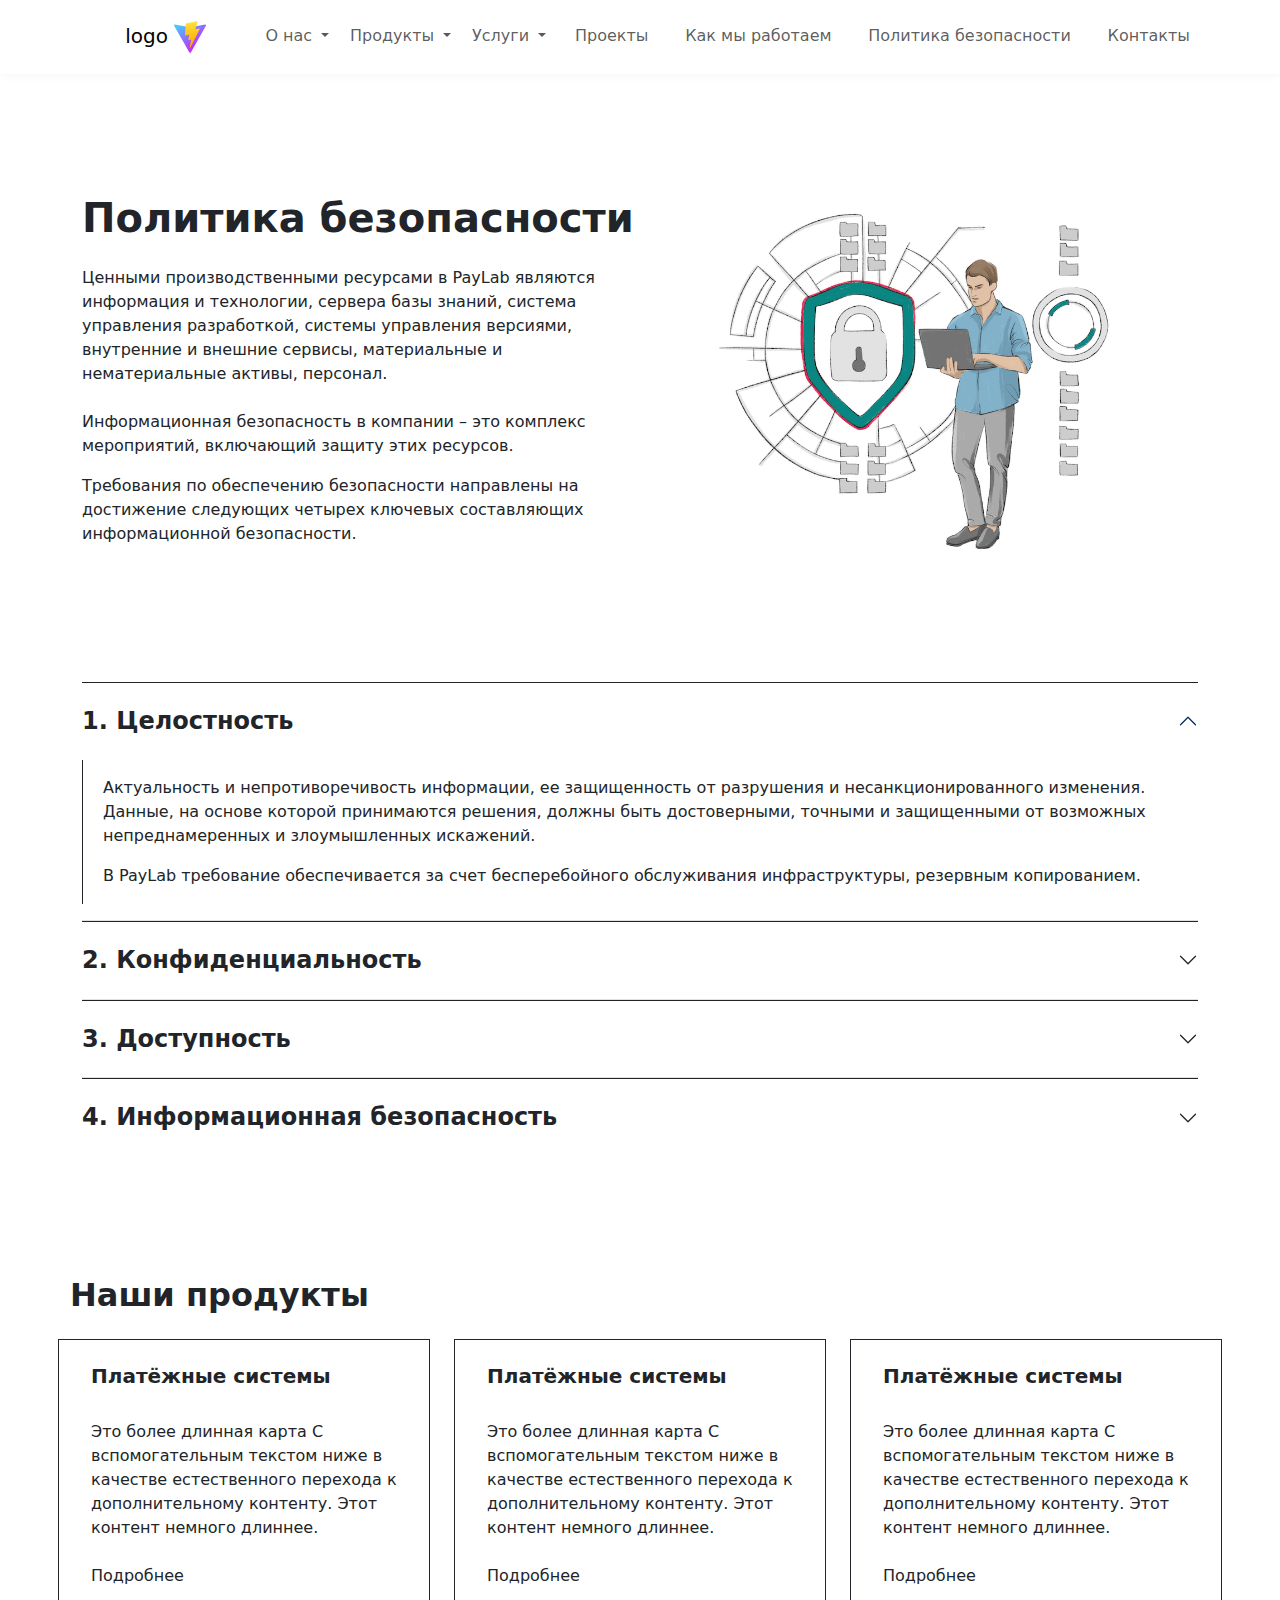
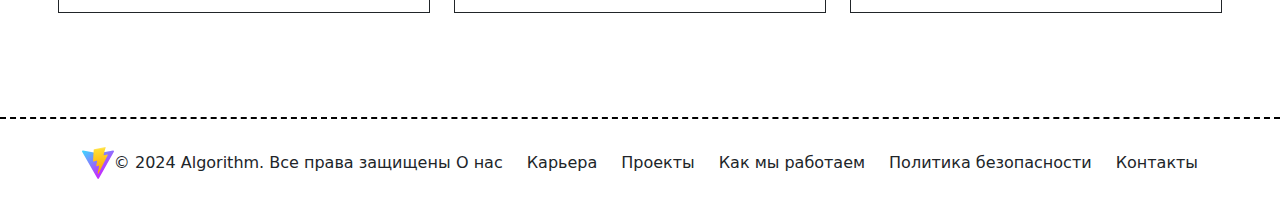
<file: safety.html>
<!doctype html>
<html lang="ru">
	<head>
		<meta charset="UTF-8" />
		<link rel="icon" type="image/svg+xml" href="/vite.svg" />
		<meta name="viewport" content="width=device-width, initial-scale=1.0" />
		<title>Algorithm</title>
		<link rel="stylesheet" href="https://cdn.jsdelivr.net/npm/bootstrap@5.2.3/dist/css/bootstrap.min.css">
		<link rel="stylesheet" href="style/style.css">
	</head>
	<body>
		<div class="wrapper">
			<header class="header">
				<nav class="navbar navbar-expand-lg bg-white">
					<div class="container align-items-center">
						<a class="navbar-brand a-size-20 text-center" href="index.html">
							logo
							<img src="img/vite.svg" alt="">
						</a>
						
						<div class="offcanvas offcanvas-end" id="offcanvasNavbar" tabindex="-1" aria-labelledby="navbarOffcanvasLgLabel">
							<div class="offcanvas-header justify-content-end" data-bs-dismiss="offcanvas" aria-label="Закрыть">
								<button type="button" class="btn-close" ></button>
							</div>
							<div class="offcanvas-body align-items-center">
								<div class="navbar-nav a-menu w-100 d-flex justify-content-between">
									<div class="dropup-center dropdown">
										<a class="nav-link dropdown-toggle" aria-current="page" href="#" role="button" data-bs-toggle="dropdown" aria-expanded="false" data-bs-reference="parent">
											О нас
										</a>
	
										<ul class="dropdown-menu ms-4 ms-lg-0 border-0">
											<li><a class="nav-link dropdown-item text-wrap" href="#">О компании</a></li>
											<li><a class="nav-link dropdown-item text-wrap" href="#">Наша команда</a></li>
											<li><a class="nav-link dropdown-item text-wrap" href="#">Карьера</a></li>
										</ul>
									</div>
	
									<div class="dropup-center dropdown">
										<a class="nav-link dropdown-toggle" aria-current="page" href="#" role="button" data-bs-toggle="dropdown" aria-expanded="false">
											Продукты
										</a>
	
										<ul class="dropdown-menu ms-4 ms-lg-0 border-0">
											<li><a class="nav-link dropdown-item text-wrap" href="#">Платёжные системы</a></li>
											<li><a class="nav-link dropdown-item text-wrap" href="#">Сервисные системы</a></li>
											<li><a class="nav-link dropdown-item text-wrap" href="#">Управляющие и аналитические системы</a></li>
										</ul>
									</div>
	
									<div class="dropup-center dropdown">
										<a class="nav-link dropdown-toggle" aria-current="page" href="#" role="button" data-bs-toggle="dropdown" aria-expanded="false">
											Услуги
										</a>
	
										<ul class="dropdown-menu ms-4 ms-lg-0 border-0">
											<li><a class="nav-link dropdown-item text-wrap" href="#">Разработка</a></li>
											<li><a class="nav-link dropdown-item text-wrap" href="#">Сертификация</a></li>
											<li><a class="nav-link dropdown-item text-wrap" href="#">Консалтинг</a></li>
											<li><a class="nav-link dropdown-item text-wrap" href="#">Аутстаффинг IT-специалистов</a></li>
										</ul>
									</div>
	
									<a class="nav-link" href="#">Проекты</a>
									<a class="nav-link" href="work.html">Как мы работаем</a>
									<a class="nav-link" href="safety.html">Политика безопасности</a>
									<a class="nav-link" href="contacts.html">Контакты</a>
								</div>
							</div>
						</div>

						<button class="navbar-toggler border-0" type="button" data-bs-toggle="offcanvas" data-bs-target="#offcanvasNavbar" aria-controls="offcanvasNavbar" aria-expanded="false" aria-label="Переключатель навигации">
							<span class="navbar-toggler-icon"></span>
						</button>
					</div>
				</nav>
			</header>

			<main class="main">
			
				<section class="main-block block ">
					<div class="container d-lg-flex align-items-center">
						<div class="block-info a-size-lg-50">
							<h1 class="fw-bold fs-1">Политика безопасности</h1>
							<p class="mt-4 mb-4">Ценными производственными ресурсами в PayLab являются информация и технологии, сервера базы знаний, система управления разработкой, системы управления версиями, внутренние и внешние сервисы, материальные и нематериальные активы, персонал.</p>
							
							<p>Информационная безопасность в компании – это комплекс мероприятий, включающий защиту этих ресурсов.</p>
							<p>Требования по обеспечению безопасности направлены на достижение следующих четырех ключевых составляющих информационной безопасности.</p>
						</div>
						<div class="block-img a-size-lg-50">
							<img src="img/three.png" class="img-fluid" alt="">
						</div>
					</div>
				</section>

				<section class="safety">
					<div class="container">
						<div class="accordion accordion-flush" id="accordionFlushExample">
							<div class="accordion-item">
								<h2 class="accordion-header" id="accOne">
									<button class="accordion-button  border-top border-dark border-1 py-4 px-0 fw-bold fs-4" type="button" data-bs-toggle="collapse" data-bs-target="#flush-accOne" aria-expanded="true" aria-controls="flush-accOne">
									1. Целостность
									</button>
								</h2>
								<div id="flush-accOne" class="accordion-collapse collapse show" aria-labelledby="accOne">
									<div class="accordion-body border-start border-dark mb-3">
										<p>Актуальность и непротиворечивость информации, ее защищенность от разрушения и несанкционированного изменения. Данные, на основе которой принимаются решения, должны быть достоверными, точными и защищенными от возможных непреднамеренных и злоумышленных искажений.</p>
										<p class="mb-0">В PayLab требование обеспечивается за счет бесперебойного обслуживания инфраструктуры, резервным копированием.</p>
									</div>
								</div>
							</div>
							<div class="accordion-item">
								<h2 class="accordion-header" id="accTwo">
									<button class="accordion-button collapsed  border-top border-dark border-1 py-4 px-0 fw-bold fs-4" type="button" data-bs-toggle="collapse" data-bs-target="#flush-accTwo" aria-expanded="false" aria-controls="flush-accTwo">
									2. Конфиденциальность
									</button>
								</h2>
								<div id="flush-accTwo" class="accordion-collapse collapse" aria-labelledby="accTwo">
									<div class="accordion-body border-start border-dark mb-3">
										<p>Актуальность и непротиворечивость информации, ее защищенность от разрушения и несанкционированного изменения. Данные, на основе которой принимаются решения, должны быть достоверными, точными и защищенными от возможных непреднамеренных и злоумышленных искажений.</p>
										<p class="mb-0">В PayLab требование обеспечивается за счет бесперебойного обслуживания инфраструктуры, резервным копированием.</p>
									</div>
								</div>
							</div>

							<div class="accordion-item">
								<h2 class="accordion-header" id="accThree">
									<button class="accordion-button collapsed  border-top border-dark border-1 py-4 px-0 fw-bold fs-4" type="button" data-bs-toggle="collapse" data-bs-target="#flush-accThree" aria-expanded="false" aria-controls="flush-accThree">
									3. Доступность
									</button>
								</h2>
								<div id="flush-accThree" class="accordion-collapse collapse" aria-labelledby="accThree">
									<div class="accordion-body border-start border-dark mb-3">
										<p>Актуальность и непротиворечивость информации, ее защищенность от разрушения и несанкционированного изменения. Данные, на основе которой принимаются решения, должны быть достоверными, точными и защищенными от возможных непреднамеренных и злоумышленных искажений.</p>
										<p class="mb-0">В PayLab требование обеспечивается за счет бесперебойного обслуживания инфраструктуры, резервным копированием.</p>
									</div>
								</div>
							</div>
							<div class="accordion-item">
								<h2 class="accordion-header" id="accFour">
									<button class="accordion-button collapsed  border-top border-dark border-1 py-4 px-0 fw-bold fs-4" type="button" data-bs-toggle="collapse" data-bs-target="#flush-accFour" aria-expanded="false" aria-controls="flush-accFour">
									4. Информационная безопасность
									</button>
								</h2>
								<div id="flush-accFour" class="accordion-collapse collapse" aria-labelledby="accFour">
									<div class="accordion-body border-start border-dark mb-3">
										<p>Актуальность и непротиворечивость информации, ее защищенность от разрушения и несанкционированного изменения. Данные, на основе которой принимаются решения, должны быть достоверными, точными и защищенными от возможных непреднамеренных и злоумышленных искажений.</p>
										<p class="mb-0">В PayLab требование обеспечивается за счет бесперебойного обслуживания инфраструктуры, резервным копированием.</p>
									</div>
								</div>
							</div>
						</div>
					</div>
				</section>

				<section class="we-do">
					<div class="container p-lg-0">
						<h2 class="fw-bolder a-size-lg-60">Наши продукты</h2>
						<div class="we-do__services row row-cols-1 row-cols-md-2 row-cols-lg-3 gap-4 mt-4 card-group">
							<div class="card p-3 border-dark rounded-0 border-start">
								<div class="card-header border-0 bg-transparent">
									<h5 class="card-title fw-bolder">Платёжные системы</h5>
								</div>
								<div class="card-body">
									<p class="card-text">Это более длинная карта С вспомогательным текстом ниже в качестве естественного перехода к дополнительному контенту. Этот контент немного длиннее.</p>
								</div>
								<div class="card-footer border-0 bg-transparent">
									<a href="#" class="text-decoration-none">Подробнее</a>
								</div>
							</div>
							<div class="card p-3 border-dark rounded-0 border-start">
								<div class="card-header border-0 bg-transparent">
									<h5 class="card-title fw-bolder">Платёжные системы</h5>
								</div>
								<div class="card-body">
									
									<p class="card-text">Это более длинная карта С вспомогательным текстом ниже в качестве естественного перехода к дополнительному контенту. Этот контент немного длиннее.</p>
								</div>
								<div class="card-footer border-0 bg-transparent">
									<a href="#" class="text-decoration-none">Подробнее</a>
								</div>
							</div>
							<div class="card p-3 border-dark rounded-0 border-start">
								<div class="card-header border-0 bg-transparent">
									<h5 class="card-title fw-bolder">Платёжные системы</h5>
								</div>
								<div class="card-body">
									
									<p class="card-text">Это более длинная карта С вспомогательным текстом ниже в качестве естественного перехода к дополнительному контенту. Этот контент немного длиннее.</p>
								</div>
								<div class="card-footer border-0 bg-transparent">
									<a href="#" class="text-decoration-none">Подробнее</a>
								</div>
							</div>
						</div>
					</div>
				</section>
				
			</main>

			<footer class="footer">
				<div class="container d-flex flex-column flex-md-row align-items-md-center justify-content-md-between">
					<div class="footer__copyright order-1 order-md-0 mt-3 mt-md-0 d-md-flex align-items-center">
						<img src="img/vite.svg" class="img-fluid" alt="">
						<p class="m-0">© 2024 Algorithm. Все права защищены</p>
					</div>
					<div class="footer__menu d-flex flex-column flex-md-row gap-4 order-0 order-md-1">
						<a class="nav-link" href="#">О нас</a>
						<a class="nav-link" href="#">Карьера</a>
						<a class="nav-link" href="#">Проекты</a>
						<a class="nav-link" href="work.html">Как мы работаем</a>
						<a class="nav-link" href="safety.html">Политика безопасности</a>
						<a class="nav-link" href="contacts.html">Контакты</a>
					</div>
				</div>
			</footer>
		</div>
		<script src="https://cdn.jsdelivr.net/npm/bootstrap@5.2.3/dist/js/bootstrap.bundle.min.js"></script>
		<script src="js/main.js"></script>
	</body>
</html>
</file>
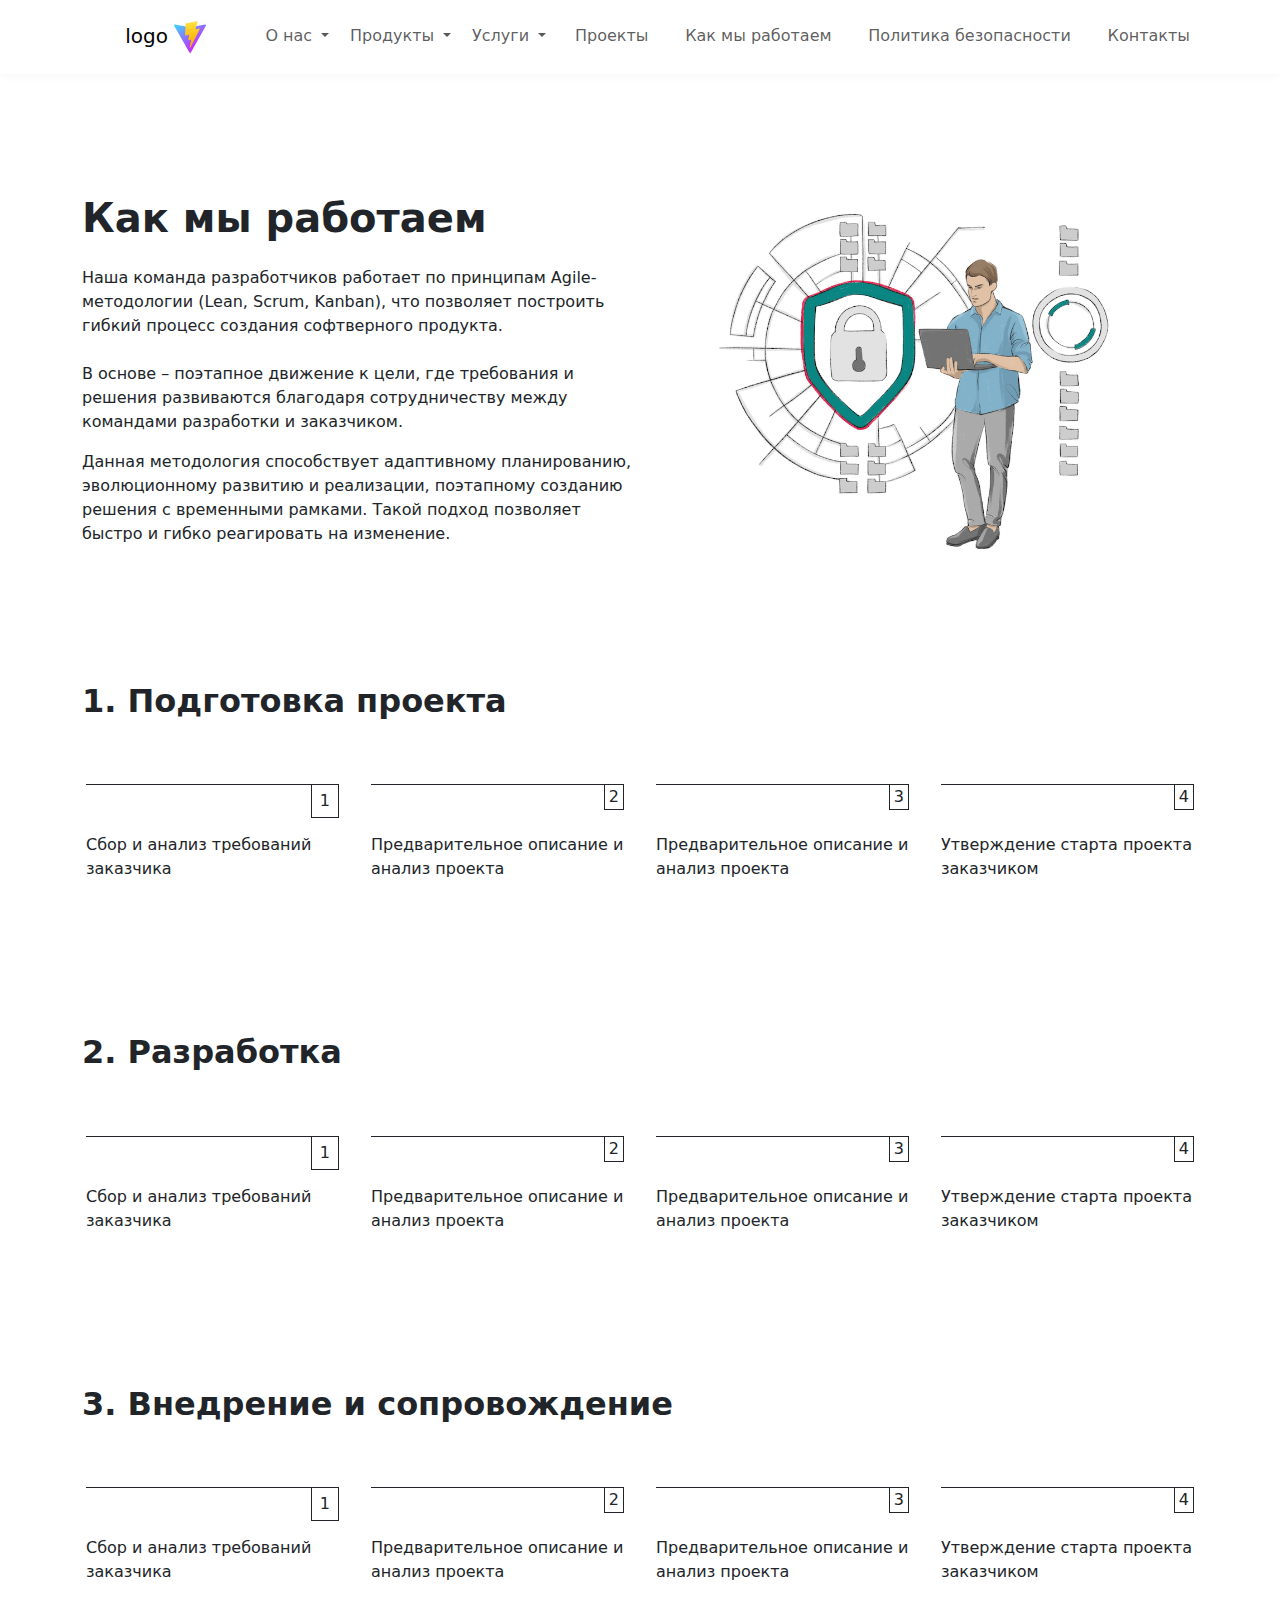
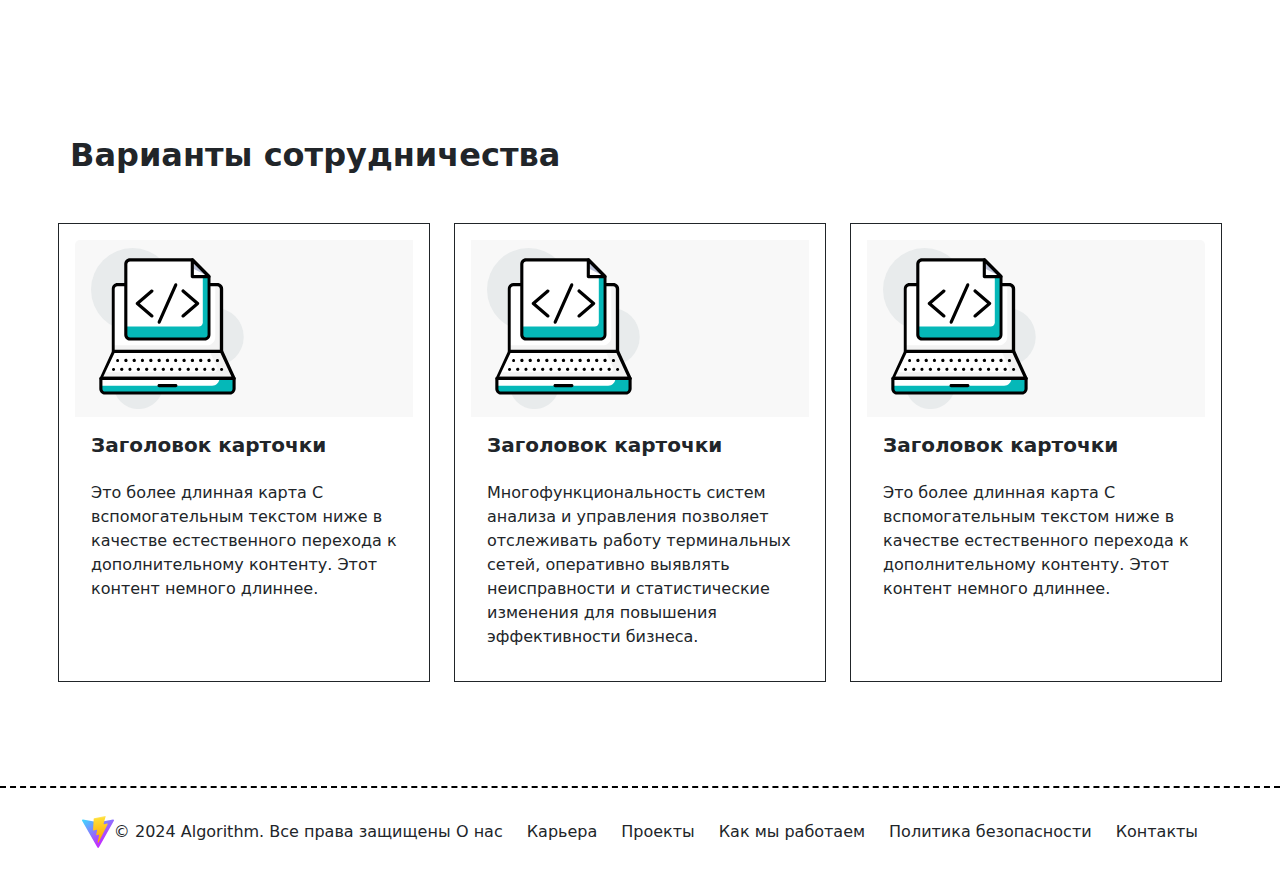
<file: work.html>
<!doctype html>
<html lang="ru">
	<head>
		<meta charset="UTF-8" />
		<link rel="icon" type="image/svg+xml" href="/vite.svg" />
		<meta name="viewport" content="width=device-width, initial-scale=1.0" />
		<title>Algorithm</title>
		<link rel="stylesheet" href="https://cdn.jsdelivr.net/npm/bootstrap@5.2.3/dist/css/bootstrap.min.css">
		<link rel="stylesheet" href="style/style.css">
	</head>
	<body>
		<div class="wrapper">
			<header class="header">
				<nav class="navbar navbar-expand-lg bg-white">
					<div class="container align-items-center">
						<a class="navbar-brand a-size-20 text-center" href="index.html">
							logo
							<img src="img/vite.svg" alt="">
						</a>
						
						<div class="offcanvas offcanvas-end" id="offcanvasNavbar" tabindex="-1" aria-labelledby="navbarOffcanvasLgLabel">
							<div class="offcanvas-header justify-content-end" data-bs-dismiss="offcanvas" aria-label="Закрыть">
								<button type="button" class="btn-close" ></button>
							</div>
							<div class="offcanvas-body align-items-center">
								<div class="navbar-nav a-menu w-100 d-flex justify-content-between">
									<div class="dropup-center dropdown">
										<a class="nav-link dropdown-toggle" aria-current="page" href="#" role="button" data-bs-toggle="dropdown" aria-expanded="false" data-bs-reference="parent">
											О нас
										</a>
	
										<ul class="dropdown-menu ms-4 ms-lg-0 border-0">
											<li><a class="nav-link dropdown-item text-wrap" href="#">О компании</a></li>
											<li><a class="nav-link dropdown-item text-wrap" href="#">Наша команда</a></li>
											<li><a class="nav-link dropdown-item text-wrap" href="#">Карьера</a></li>
										</ul>
									</div>
	
									<div class="dropup-center dropdown">
										<a class="nav-link dropdown-toggle" aria-current="page" href="#" role="button" data-bs-toggle="dropdown" aria-expanded="false">
											Продукты
										</a>
	
										<ul class="dropdown-menu ms-4 ms-lg-0 border-0">
											<li><a class="nav-link dropdown-item text-wrap" href="#">Платёжные системы</a></li>
											<li><a class="nav-link dropdown-item text-wrap" href="#">Сервисные системы</a></li>
											<li><a class="nav-link dropdown-item text-wrap" href="#">Управляющие и аналитические системы</a></li>
										</ul>
									</div>
	
									<div class="dropup-center dropdown">
										<a class="nav-link dropdown-toggle" aria-current="page" href="#" role="button" data-bs-toggle="dropdown" aria-expanded="false">
											Услуги
										</a>
	
										<ul class="dropdown-menu ms-4 ms-lg-0 border-0">
											<li><a class="nav-link dropdown-item text-wrap" href="#">Разработка</a></li>
											<li><a class="nav-link dropdown-item text-wrap" href="#">Сертификация</a></li>
											<li><a class="nav-link dropdown-item text-wrap" href="#">Консалтинг</a></li>
											<li><a class="nav-link dropdown-item text-wrap" href="#">Аутстаффинг IT-специалистов</a></li>
										</ul>
									</div>
	
									<a class="nav-link" href="#">Проекты</a>
									<a class="nav-link" href="work.html">Как мы работаем</a>
									<a class="nav-link" href="safety.html">Политика безопасности</a>
									<a class="nav-link" href="contacts.html">Контакты</a>
								</div>
							</div>
						</div>

						<button class="navbar-toggler border-0" type="button" data-bs-toggle="offcanvas" data-bs-target="#offcanvasNavbar" aria-controls="offcanvasNavbar" aria-expanded="false" aria-label="Переключатель навигации">
							<span class="navbar-toggler-icon"></span>
						</button>
					</div>
				</nav>
			</header>

			<main class="main">
			
				<section class="main-block block ">
					<div class="container d-lg-flex align-items-center">
						<div class="block-info a-size-lg-50">
							<h1 class="fw-bold fs-1">Как мы работаем</h1>
							<p class="mt-4 mb-4">Наша команда разработчиков работает по принципам Agile-методологии (Lean, Scrum, Kanban), что позволяет построить гибкий процесс создания софтверного продукта.</p>
							<p>В основе – поэтапное движение к цели, где требования и решения развиваются благодаря сотрудничеству между командами разработки и заказчиком.</p>
							<p>Данная методология способствует адаптивному планированию, эволюционному развитию и реализации, поэтапному созданию решения с временными рамками. Такой подход позволяет быстро и гибко реагировать на изменение.</p>
						</div>
						<div class="block-img a-size-lg-50">
							<img src="img/three.png" class="img-fluid" alt="">
						</div>
					</div>
				</section>

				<section class="work">
					<div class="container">
						<h2 class="work__title fw-bolder">1. Подготовка проекта</h2>
						<div class="row row-cols-1 row-cols-md-2 row-cols-lg-4 mt-3 mt-md-5">
							<div class="col p-3">
								<div class="border-top border-dark">
									<span class="float-end border border-dark border-top-0 p-2 lh-1">1</span>
									<p class="mt-5">Сбор и анализ требований заказчика</p>
								</div>
							</div>
							<div class="col p-3">
								<div class="border-top border-dark">
									<span class="float-end border border-dark border-top-0 p-1 lh-1">2</span>
									<p class="mt-5">Предварительное описание и анализ проекта</p>
								</div>
							</div>
							<div class="col p-3">
								<div class="border-top border-dark">
									<span class="float-end border border-dark border-top-0 p-1 lh-1">3</span>
									<p class="mt-5">Предварительное описание и анализ проекта</p>
								</div>
							</div>
							<div class="col p-3">
								<div class="border-top border-dark">
									<span class="float-end border border-dark border-top-0 p-1 lh-1">4</span>
									<p class="mt-5">Утверждение старта проекта заказчиком</p>
								</div>
							</div>
						</div>
					</div>
				</section>

				<section class="work">
					<div class="container">
						<h2 class="work__title fw-bolder">2. Разработка</h2>
						<div class="row row-cols-1 row-cols-md-2 row-cols-lg-4 mt-3 mt-md-5">
							<div class="col p-3">
								<div class="border-top border-dark">
									<span class="float-end border border-dark border-top-0 p-2 lh-1">1</span>
									<p class="mt-5">Сбор и анализ требований заказчика</p>
								</div>
							</div>
							<div class="col p-3">
								<div class="border-top border-dark">
									<span class="float-end border border-dark border-top-0 p-1 lh-1">2</span>
									<p class="mt-5">Предварительное описание и анализ проекта</p>
								</div>
							</div>
							<div class="col p-3">
								<div class="border-top border-dark">
									<span class="float-end border border-dark border-top-0 p-1 lh-1">3</span>
									<p class="mt-5">Предварительное описание и анализ проекта</p>
								</div>
							</div>
							<div class="col p-3">
								<div class="border-top border-dark">
									<span class="float-end border border-dark border-top-0 p-1 lh-1">4</span>
									<p class="mt-5">Утверждение старта проекта заказчиком</p>
								</div>
							</div>
						</div>
					</div>
				</section>

				<section class="work">
					<div class="container">
						<h2 class="work__title fw-bolder">3. Внедрение и сопровождение</h2>
						<div class="row row-cols-1 row-cols-md-2 row-cols-lg-4 mt-3 mt-md-5">
							<div class="col p-3">
								<div class="border-top border-dark">
									<span class="float-end border border-dark border-top-0 p-2 lh-1">1</span>
									<p class="mt-5">Сбор и анализ требований заказчика</p>
								</div>
							</div>
							<div class="col p-3">
								<div class="border-top border-dark">
									<span class="float-end border border-dark border-top-0 p-1 lh-1">2</span>
									<p class="mt-5">Предварительное описание и анализ проекта</p>
								</div>
							</div>
							<div class="col p-3">
								<div class="border-top border-dark">
									<span class="float-end border border-dark border-top-0 p-1 lh-1">3</span>
									<p class="mt-5">Предварительное описание и анализ проекта</p>
								</div>
							</div>
							<div class="col p-3">
								<div class="border-top border-dark">
									<span class="float-end border border-dark border-top-0 p-1 lh-1">4</span>
									<p class="mt-5">Утверждение старта проекта заказчиком</p>
								</div>
							</div>
						</div>
					</div>
				</section>

				<section class="we-do">
					<div class="container p-lg-0">
						<h2 class="fw-bolder a-size-lg-60">Варианты сотрудничества</h2>
						<div class="we-do__services row row-cols-1 row-cols-md-2 row-cols-lg-3 gap-4 mt-5 card-group">
							<div class="card p-3 border-dark rounded-0 border-start">
								<div class="card-header border-0">
									<svg class="w-50" viewBox="0 0 95 100" version="1.1" xmlns="http://www.w3.org/2000/svg" xmlns:xlink="http://www.w3.org/1999/xlink"><g stroke="none" stroke-width="1" fill="none" fill-rule="evenodd"><g id="Paylab" transform="translate(-133.000000, -1957.000000)" fill-rule="nonzero"><g id="Section" transform="translate(-1.000000, 1453.000000)"><g id="List" transform="translate(103.000000, 451.000000)"><g id="Group" transform="translate(31.000000, 53.000000)"><circle id="Oval" fill="#E8EBEC" cx="76.7741935" cy="55.2258065" r="18.0645161"></circle><circle id="Oval" fill="#E8EBEC" cx="29.4193548" cy="84.516129" r="15.483871"></circle><circle id="Oval" fill="#E8EBEC" cx="25.8064516" cy="25.8064516" r="25.8064516"></circle><g transform="translate(5.161290, 6.322581)"><path d="M1.03225806,74.7096774 L1.03225806,81.1612903 C1.03225806,82.5806452 2.19354839,83.7419355 3.61290323,83.7419355 L81.0322581,83.7419355 C82.4516129,83.7419355 83.6129032,82.5806452 83.6129032,81.1612903 L83.6129032,74.7096774 L1.03225806,74.7096774 Z" id="Path" fill="#05B8B8"></path><path d="M1.03225806,74.7096774 L1.03225806,79.2258065 L70.0645161,79.2258065 C72.516129,79.2258065 74.5806452,77.1612903 74.5806452,74.7096774 L74.5806452,74.7096774 L1.03225806,74.7096774 Z" id="Path" fill="#FFFFFF"></path><polygon id="Path" fill="#F3F3F3" points="1.03225806 74.7096774 83.6129032 74.7096774 75.8709677 57.9354839 8.77419355 57.9354839"></polygon><path d="M3.22580645,70.8387097 L71.2258065,70.8387097 C72.7741935,70.8387097 73.8064516,69.2903226 73.1612903,67.8709677 L68.6451613,58.1935484 C68.6451613,58.0645161 68.516129,58.0645161 68.3870968,58.0645161 L8.90322581,58.0645161 C8.77419355,58.0645161 8.64516129,58.1935484 8.64516129,58.1935484 L2.96774194,70.4516129 C2.83870968,70.5806452 2.96774194,70.8387097 3.22580645,70.8387097 Z" id="Path" fill="#FFFFFF"></path><path d="M81.0322581,84.6451613 L3.61290323,84.6451613 C1.67741935,84.6451613 0,83.0967742 0,81.0322581 L0,74.5806452 C0,74.0645161 0.387096774,73.5483871 1.03225806,73.5483871 L83.6129032,73.5483871 C84.1290323,73.5483871 84.6451613,73.9354839 84.6451613,74.5806452 L84.6451613,81.0322581 C84.516129,83.0967742 82.9677419,84.6451613 81.0322581,84.6451613 Z M1.93548387,75.6129032 L1.93548387,81.1612903 C1.93548387,82.0645161 2.70967742,82.8387097 3.61290323,82.8387097 L81.0322581,82.8387097 C81.9354839,82.8387097 82.7096774,82.0645161 82.7096774,81.1612903 L82.7096774,75.6129032 L1.93548387,75.6129032 Z" id="Shape" fill="#000000"></path><path d="M83.6129032,75.6129032 L1.03225806,75.6129032 C0.64516129,75.6129032 0.387096774,75.483871 0.258064516,75.2258065 C0.129032258,74.9677419 1.71668235e-14,74.5806452 0.258064516,74.3225806 L8,57.5483871 C8.12903226,57.1612903 8.51612903,57.0322581 8.90322581,57.0322581 L76,57.0322581 C76.3870968,57.0322581 76.7741935,57.2903226 76.9032258,57.5483871 L84.6451613,74.3225806 C84.7741935,74.5806452 84.7741935,74.9677419 84.6451613,75.2258065 C84.2580645,75.483871 83.8709677,75.6129032 83.6129032,75.6129032 Z M2.4516129,73.6774194 L82.0645161,73.6774194 L75.2258065,58.8387097 L9.41935484,58.8387097 L2.4516129,73.6774194 Z" id="Shape" fill="#000000"></path><path d="M8.77419355,70.0645161 C8.51612903,70.0645161 8.25806452,69.9354839 8.12903226,69.8064516 C8,69.5483871 7.87096774,69.4193548 7.87096774,69.1612903 C7.87096774,68.9032258 8,68.6451613 8.12903226,68.516129 C8.51612903,68.1290323 9.16129032,68.1290323 9.5483871,68.516129 C9.67741935,68.6451613 9.80645161,68.9032258 9.80645161,69.1612903 C9.80645161,69.4193548 9.67741935,69.6774194 9.5483871,69.8064516 C9.29032258,69.9354839 9.03225806,70.0645161 8.77419355,70.0645161 Z" id="Path" fill="#000000"></path><path d="M69.6774194,69.0322581 C69.6774194,68.516129 70.0645161,68 70.7096774,68 L70.7096774,68 C71.2258065,68 71.7419355,68.3870968 71.7419355,69.0322581 L71.7419355,69.0322581 C71.7419355,69.5483871 71.3548387,70.0645161 70.7096774,70.0645161 L70.7096774,70.0645161 C70.1935484,70.0645161 69.6774194,69.6774194 69.6774194,69.0322581 Z M64.516129,69.0322581 C64.516129,68.516129 64.9032258,68 65.5483871,68 L65.5483871,68 C66.0645161,68 66.4516129,68.3870968 66.4516129,69.0322581 L66.4516129,69.0322581 C66.4516129,69.5483871 66.0645161,70.0645161 65.5483871,70.0645161 L65.5483871,70.0645161 C65.0322581,70.0645161 64.516129,69.6774194 64.516129,69.0322581 Z M59.3548387,69.0322581 C59.3548387,68.516129 59.7419355,68 60.3870968,68 L60.3870968,68 C60.9032258,68 61.4193548,68.3870968 61.4193548,69.0322581 L61.4193548,69.0322581 C61.4193548,69.5483871 61.0322581,70.0645161 60.3870968,70.0645161 L60.3870968,70.0645161 C59.8709677,70.0645161 59.3548387,69.6774194 59.3548387,69.0322581 Z M54.1935484,69.0322581 C54.1935484,68.516129 54.5806452,68 55.2258065,68 L55.2258065,68 C55.7419355,68 56.2580645,68.3870968 56.2580645,69.0322581 L56.2580645,69.0322581 C56.2580645,69.5483871 55.8709677,70.0645161 55.2258065,70.0645161 L55.2258065,70.0645161 C54.7096774,70.0645161 54.1935484,69.6774194 54.1935484,69.0322581 Z M49.0322581,69.0322581 C49.0322581,68.516129 49.4193548,68 49.9354839,68 L49.9354839,68 C50.4516129,68 50.9677419,68.3870968 50.9677419,69.0322581 L50.9677419,69.0322581 C50.9677419,69.5483871 50.5806452,70.0645161 49.9354839,70.0645161 L49.9354839,70.0645161 C49.5483871,70.0645161 49.0322581,69.6774194 49.0322581,69.0322581 Z M43.8709677,69.0322581 C43.8709677,68.516129 44.2580645,68 44.9032258,68 L44.9032258,68 C45.4193548,68 45.9354839,68.3870968 45.9354839,69.0322581 L45.9354839,69.0322581 C45.9354839,69.5483871 45.5483871,70.0645161 44.9032258,70.0645161 L44.9032258,70.0645161 C44.3870968,70.0645161 43.8709677,69.6774194 43.8709677,69.0322581 Z M38.7096774,69.0322581 C38.7096774,68.516129 39.0967742,68 39.7419355,68 L39.7419355,68 C40.2580645,68 40.7741935,68.3870968 40.7741935,69.0322581 L40.7741935,69.0322581 C40.7741935,69.5483871 40.3870968,70.0645161 39.7419355,70.0645161 L39.7419355,70.0645161 C39.2258065,70.0645161 38.7096774,69.6774194 38.7096774,69.0322581 Z M33.5483871,69.0322581 C33.5483871,68.516129 33.9354839,68 34.5806452,68 L34.5806452,68 C35.0967742,68 35.483871,68.3870968 35.483871,69.0322581 L35.483871,69.0322581 C35.483871,69.5483871 35.0967742,70.0645161 34.5806452,70.0645161 L34.5806452,70.0645161 C34.0645161,70.0645161 33.5483871,69.6774194 33.5483871,69.0322581 Z M28.3870968,69.0322581 C28.3870968,68.516129 28.7741935,68 29.4193548,68 L29.4193548,68 C29.9354839,68 30.4516129,68.3870968 30.4516129,69.0322581 L30.4516129,69.0322581 C30.4516129,69.5483871 30.0645161,70.0645161 29.4193548,70.0645161 L29.4193548,70.0645161 C28.9032258,70.0645161 28.3870968,69.6774194 28.3870968,69.0322581 Z M23.2258065,69.0322581 C23.2258065,68.516129 23.6129032,68 24.2580645,68 L24.2580645,68 C24.7741935,68 25.2903226,68.3870968 25.2903226,69.0322581 L25.2903226,69.0322581 C25.2903226,69.5483871 24.9032258,70.0645161 24.2580645,70.0645161 L24.2580645,70.0645161 C23.7419355,70.0645161 23.2258065,69.6774194 23.2258065,69.0322581 Z M18.0645161,69.0322581 C18.0645161,68.516129 18.4516129,68 18.9677419,68 L18.9677419,68 C19.483871,68 20,68.3870968 20,69.0322581 L20,69.0322581 C20,69.5483871 19.6129032,70.0645161 18.9677419,70.0645161 L18.9677419,70.0645161 C18.5806452,70.0645161 18.0645161,69.6774194 18.0645161,69.0322581 Z M12.9032258,69.0322581 C12.9032258,68.516129 13.2903226,68 13.9354839,68 L13.9354839,68 C14.4516129,68 14.9677419,68.3870968 14.9677419,69.0322581 L14.9677419,69.0322581 C14.9677419,69.5483871 14.5806452,70.0645161 13.9354839,70.0645161 L13.9354839,70.0645161 C13.4193548,70.0645161 12.9032258,69.6774194 12.9032258,69.0322581 Z" id="Shape" fill="#000000"></path><path d="M75.8709677,70.0645161 C75.6129032,70.0645161 75.3548387,69.9354839 75.2258065,69.8064516 C75.0967742,69.6774194 74.9677419,69.4193548 74.9677419,69.1612903 C74.9677419,68.9032258 75.0967742,68.6451613 75.2258065,68.516129 C75.6129032,68.1290323 76.2580645,68.1290323 76.6451613,68.516129 C76.7741935,68.6451613 76.9032258,68.9032258 76.9032258,69.1612903 C76.9032258,69.4193548 76.7741935,69.6774194 76.6451613,69.8064516 C76.3870968,69.9354839 76.1290323,70.0645161 75.8709677,70.0645161 Z" id="Path" fill="#000000"></path><path d="M11.3548387,64.516129 C11.0967742,64.516129 10.8387097,64.3870968 10.7096774,64.2580645 C10.5806452,64.1290323 10.4516129,63.8709677 10.4516129,63.6129032 C10.4516129,63.3548387 10.5806452,63.0967742 10.7096774,62.9677419 C11.0967742,62.5806452 11.7419355,62.5806452 12,62.9677419 C12.1290323,63.0967742 12.2580645,63.3548387 12.2580645,63.6129032 C12.2580645,63.8709677 12.1290323,64.1290323 12,64.2580645 C11.8709677,64.3870968 11.6129032,64.516129 11.3548387,64.516129 Z" id="Path" fill="#000000"></path><path d="M67.0967742,63.483871 C67.0967742,62.9677419 67.483871,62.4516129 68.1290323,62.4516129 L68.1290323,62.4516129 C68.6451613,62.4516129 69.1612903,62.8387097 69.1612903,63.483871 L69.1612903,63.483871 C69.1612903,64 68.7741935,64.516129 68.1290323,64.516129 L68.1290323,64.516129 C67.6129032,64.516129 67.0967742,64 67.0967742,63.483871 Z M61.9354839,63.483871 C61.9354839,62.9677419 62.3225806,62.4516129 62.9677419,62.4516129 L62.9677419,62.4516129 C63.483871,62.4516129 64,62.8387097 64,63.483871 L64,63.483871 C64,64 63.6129032,64.516129 62.9677419,64.516129 L62.9677419,64.516129 C62.4516129,64.516129 61.9354839,64 61.9354839,63.483871 Z M56.7741935,63.483871 C56.7741935,62.9677419 57.1612903,62.4516129 57.8064516,62.4516129 L57.8064516,62.4516129 C58.3225806,62.4516129 58.8387097,62.8387097 58.8387097,63.483871 L58.8387097,63.483871 C58.8387097,64 58.4516129,64.516129 57.8064516,64.516129 L57.8064516,64.516129 C57.2903226,64.516129 56.7741935,64 56.7741935,63.483871 Z M51.6129032,63.483871 C51.6129032,62.9677419 52,62.4516129 52.6451613,62.4516129 L52.6451613,62.4516129 C53.1612903,62.4516129 53.6774194,62.8387097 53.6774194,63.483871 L53.6774194,63.483871 C53.6774194,64 53.2903226,64.516129 52.6451613,64.516129 L52.6451613,64.516129 C52.1290323,64.516129 51.6129032,64 51.6129032,63.483871 Z M46.4516129,63.483871 C46.4516129,62.9677419 46.8387097,62.4516129 47.3548387,62.4516129 L47.3548387,62.4516129 C47.8709677,62.4516129 48.3870968,62.8387097 48.3870968,63.483871 L48.3870968,63.483871 C48.3870968,64 48,64.516129 47.3548387,64.516129 L47.3548387,64.516129 C46.9677419,64.516129 46.4516129,64 46.4516129,63.483871 Z M41.2903226,63.483871 C41.2903226,62.9677419 41.6774194,62.4516129 42.3225806,62.4516129 L42.3225806,62.4516129 C42.8387097,62.4516129 43.3548387,62.8387097 43.3548387,63.483871 L43.3548387,63.483871 C43.3548387,64 42.9677419,64.516129 42.3225806,64.516129 L42.3225806,64.516129 C41.8064516,64.516129 41.2903226,64 41.2903226,63.483871 Z M36.1290323,63.483871 C36.1290323,62.9677419 36.516129,62.4516129 37.1612903,62.4516129 L37.1612903,62.4516129 C37.6774194,62.4516129 38.1935484,62.8387097 38.1935484,63.483871 L38.1935484,63.483871 C38.1935484,64 37.8064516,64.516129 37.1612903,64.516129 L37.1612903,64.516129 C36.6451613,64.516129 36.1290323,64 36.1290323,63.483871 Z M30.9677419,63.483871 C30.9677419,62.9677419 31.3548387,62.4516129 32,62.4516129 L32,62.4516129 C32.516129,62.4516129 33.0322581,62.8387097 33.0322581,63.483871 L33.0322581,63.483871 C33.0322581,64 32.6451613,64.516129 32,64.516129 L32,64.516129 C31.483871,64.516129 30.9677419,64 30.9677419,63.483871 Z M25.8064516,63.483871 C25.8064516,62.9677419 26.1935484,62.4516129 26.7096774,62.4516129 L26.7096774,62.4516129 C27.2258065,62.4516129 27.7419355,62.8387097 27.7419355,63.483871 L27.7419355,63.483871 C27.7419355,64 27.3548387,64.516129 26.7096774,64.516129 L26.7096774,64.516129 C26.3225806,64.516129 25.8064516,64 25.8064516,63.483871 Z M20.6451613,63.483871 C20.6451613,62.9677419 21.0322581,62.4516129 21.6774194,62.4516129 L21.6774194,62.4516129 C22.1935484,62.4516129 22.7096774,62.8387097 22.7096774,63.483871 L22.7096774,63.483871 C22.7096774,64 22.3225806,64.516129 21.6774194,64.516129 L21.6774194,64.516129 C21.1612903,64.516129 20.6451613,64 20.6451613,63.483871 Z M15.483871,63.483871 C15.483871,62.9677419 15.8709677,62.4516129 16.516129,62.4516129 L16.516129,62.4516129 C17.0322581,62.4516129 17.5483871,62.8387097 17.5483871,63.483871 L17.5483871,63.483871 C17.5483871,64 17.1612903,64.516129 16.516129,64.516129 L16.516129,64.516129 C16,64.516129 15.483871,64 15.483871,63.483871 Z" id="Shape" fill="#000000"></path><path d="M73.2903226,64.516129 C73.0322581,64.516129 72.7741935,64.3870968 72.6451613,64.2580645 C72.516129,64.1290323 72.3870968,63.8709677 72.3870968,63.6129032 C72.3870968,63.3548387 72.516129,63.0967742 72.6451613,62.9677419 C73.0322581,62.5806452 73.6774194,62.5806452 74.0645161,62.9677419 C74.1935484,63.0967742 74.3225806,63.3548387 74.3225806,63.6129032 C74.3225806,63.8709677 74.1935484,64.1290323 74.0645161,64.2580645 C73.8064516,64.3870968 73.5483871,64.516129 73.2903226,64.516129 Z" id="Path" fill="#000000"></path><path d="M47.483871,80.1290323 L37.1612903,80.1290323 C36.6451613,80.1290323 36.1290323,79.7419355 36.1290323,79.0967742 C36.1290323,78.4516129 36.516129,78.0645161 37.1612903,78.0645161 L47.483871,78.0645161 C48,78.0645161 48.516129,78.4516129 48.516129,79.0967742 C48.516129,79.7419355 48,80.1290323 47.483871,80.1290323 Z" id="Path" fill="#000000"></path><path d="M73.2903226,16.6451613 L11.3548387,16.6451613 C9.93548387,16.6451613 8.77419355,17.8064516 8.77419355,19.2258065 L8.77419355,57.9354839 L75.8709677,57.9354839 L75.8709677,19.2258065 C75.8709677,17.8064516 74.7096774,16.6451613 73.2903226,16.6451613 Z" id="Path" fill="#F3F3F3"></path><path d="M72,16.6451613 L11.3548387,16.6451613 C9.93548387,16.6451613 8.77419355,17.8064516 8.77419355,19.2258065 L8.77419355,54.0645161 L66.8387097,54.0645161 C69.6774194,54.0645161 72,51.7419355 72,48.9032258 L72,16.6451613 Z" id="Path" fill="#FFFFFF"></path><path d="M75.8709677,58.8387097 L8.77419355,58.8387097 C8.25806452,58.8387097 7.74193548,58.4516129 7.74193548,57.8064516 L7.74193548,19.0967742 C7.74193548,17.1612903 9.29032258,15.483871 11.3548387,15.483871 L73.2903226,15.483871 C75.2258065,15.483871 76.9032258,17.0322581 76.9032258,19.0967742 L76.9032258,57.8064516 C76.7741935,58.4516129 76.3870968,58.8387097 75.8709677,58.8387097 Z M9.67741935,56.9032258 L74.8387097,56.9032258 L74.8387097,19.0967742 C74.8387097,18.1935484 74.0645161,17.4193548 73.1612903,17.4193548 L11.2258065,17.4193548 C10.3225806,17.4193548 9.5483871,18.1935484 9.5483871,19.0967742 L9.5483871,56.9032258 L9.67741935,56.9032258 Z" id="Shape" fill="#000000"></path><path d="M65.5483871,50.1935484 L19.0967742,50.1935484 C17.6774194,50.1935484 16.516129,49.0322581 16.516129,47.6129032 L16.516129,3.74193548 C16.516129,2.32258065 17.6774194,1.16129032 19.0967742,1.16129032 L57.8064516,1.16129032 C61.8064516,5.16129032 64.1290323,7.48387097 68.1290323,11.483871 L68.1290323,47.6129032 C68.1290323,49.0322581 66.9677419,50.1935484 65.5483871,50.1935484 Z" id="Path" fill="#05B8B8"></path><path d="M61.6774194,42.4516129 L16.516129,42.4516129 L16.516129,3.74193548 C16.516129,2.32258065 17.6774194,1.16129032 19.0967742,1.16129032 L57.8064516,1.16129032 L64.2580645,7.61290323 L64.2580645,39.8709677 C64.2580645,41.2903226 63.0967742,42.4516129 61.6774194,42.4516129 Z" id="Path" fill="#FFFFFF"></path><path d="M65.5483871,51.0967742 L19.0967742,51.0967742 C17.1612903,51.0967742 15.483871,49.5483871 15.483871,47.483871 L15.483871,3.61290323 C15.483871,1.67741935 17.0322581,0 19.0967742,0 L57.8064516,0 C58.0645161,0 58.3225806,0.129032258 58.4516129,0.258064516 L68.7741935,10.5806452 C68.9032258,10.7096774 69.0322581,10.9677419 69.0322581,11.2258065 L69.0322581,47.3548387 C69.0322581,49.5483871 67.483871,51.0967742 65.5483871,51.0967742 Z M19.0967742,2.06451613 C18.1935484,2.06451613 17.4193548,2.83870968 17.4193548,3.74193548 L17.4193548,47.6129032 C17.4193548,48.516129 18.1935484,49.2903226 19.0967742,49.2903226 L65.5483871,49.2903226 C66.4516129,49.2903226 67.2258065,48.516129 67.2258065,47.6129032 L67.2258065,11.8709677 L57.4193548,2.06451613 L19.0967742,2.06451613 L19.0967742,2.06451613 Z" id="Shape" fill="#000000"></path><polygon id="Path" fill="#BDC3D8" points="57.8064516 1.16129032 57.8064516 11.483871 68.1290323 11.483871"></polygon><polygon id="Path" fill="#FFFFFF" points="57.8064516 6.32258065 57.8064516 11.483871 68.1290323 11.483871"></polygon><path d="M68.1290323,12.3870968 L68.1290323,12.3870968 L57.8064516,12.3870968 C57.2903226,12.3870968 56.7741935,12 56.7741935,11.3548387 L56.7741935,1.03225806 C56.7741935,0.64516129 57.0322581,0.258064516 57.4193548,0.129032258 C57.8064516,1.44079193e-13 58.1935484,1.44079193e-13 58.4516129,0.387096774 L68.7741935,10.7096774 C69.0322581,10.9677419 69.1612903,11.3548387 69.0322581,11.7419355 C68.9032258,12.1290323 68.516129,12.3870968 68.1290323,12.3870968 Z M58.7096774,10.4516129 L65.6774194,10.4516129 L58.7096774,3.48387097 L58.7096774,10.4516129 Z" id="Shape" fill="#000000"></path><path d="M32.6451613,36.9032258 C32.3870968,36.9032258 32.2580645,36.7741935 32,36.6451613 L22.9677419,28.9032258 C22.7096774,28.7741935 22.5806452,28.3870968 22.5806452,28.1290323 C22.5806452,27.8709677 22.7096774,27.6129032 22.9677419,27.3548387 L32,19.6129032 C32.3870968,19.2258065 33.0322581,19.3548387 33.4193548,19.7419355 C33.8064516,20.1290323 33.6774194,20.7741935 33.2903226,21.1612903 L25.1612903,28.1290323 L33.2903226,35.0967742 C33.6774194,35.483871 33.8064516,36 33.4193548,36.516129 C33.1612903,36.7741935 32.9032258,36.9032258 32.6451613,36.9032258 Z" id="Path" fill="#000000"></path><path d="M52,36.9032258 C51.7419355,36.9032258 51.483871,36.7741935 51.2258065,36.516129 C50.8387097,36.1290323 50.9677419,35.483871 51.3548387,35.0967742 L59.483871,28.1290323 L51.3548387,21.1612903 C50.9677419,20.7741935 50.8387097,20.2580645 51.2258065,19.7419355 C51.6129032,19.2258065 52.1290323,19.2258065 52.6451613,19.6129032 L61.6774194,27.3548387 C61.9354839,27.483871 62.0645161,27.8709677 62.0645161,28.1290323 C62.0645161,28.3870968 61.9354839,28.6451613 61.6774194,28.9032258 L52.6451613,36.6451613 C52.3870968,36.9032258 52.2580645,36.9032258 52,36.9032258 Z" id="Path" fill="#000000"></path><path d="M37.1612903,40.7741935 C37.0322581,40.7741935 36.9032258,40.7741935 36.7741935,40.6451613 C36.2580645,40.3870968 36.1290323,39.8709677 36.2580645,39.3548387 L46.5806452,16.1290323 C46.8387097,15.6129032 47.3548387,15.3548387 47.8709677,15.6129032 C48.3870968,15.8709677 48.516129,16.3870968 48.3870968,16.9032258 L38.0645161,40.1290323 C37.8064516,40.6451613 37.5483871,40.7741935 37.1612903,40.7741935 Z" id="Path" fill="#000000"></path></g></g></g></g></g></g></svg>
								</div>
								<div class="card-body">
									<h5 class="card-title fw-bolder">Заголовок карточки</h5>
									<p class="card-text mt-4">Это более длинная карта С вспомогательным текстом ниже в качестве естественного перехода к дополнительному контенту. Этот контент немного длиннее.</p>
								</div>
							</div>
							<div class="card p-3 border-dark rounded-0 border-start">
								<div class="card-header border-0">
									<svg class="w-50" viewBox="0 0 95 100" version="1.1" xmlns="http://www.w3.org/2000/svg" xmlns:xlink="http://www.w3.org/1999/xlink"><g stroke="none" stroke-width="1" fill="none" fill-rule="evenodd"><g id="Paylab" transform="translate(-133.000000, -1957.000000)" fill-rule="nonzero"><g id="Section" transform="translate(-1.000000, 1453.000000)"><g id="List" transform="translate(103.000000, 451.000000)"><g id="Group" transform="translate(31.000000, 53.000000)"><circle id="Oval" fill="#E8EBEC" cx="76.7741935" cy="55.2258065" r="18.0645161"></circle><circle id="Oval" fill="#E8EBEC" cx="29.4193548" cy="84.516129" r="15.483871"></circle><circle id="Oval" fill="#E8EBEC" cx="25.8064516" cy="25.8064516" r="25.8064516"></circle><g transform="translate(5.161290, 6.322581)"><path d="M1.03225806,74.7096774 L1.03225806,81.1612903 C1.03225806,82.5806452 2.19354839,83.7419355 3.61290323,83.7419355 L81.0322581,83.7419355 C82.4516129,83.7419355 83.6129032,82.5806452 83.6129032,81.1612903 L83.6129032,74.7096774 L1.03225806,74.7096774 Z" id="Path" fill="#05B8B8"></path><path d="M1.03225806,74.7096774 L1.03225806,79.2258065 L70.0645161,79.2258065 C72.516129,79.2258065 74.5806452,77.1612903 74.5806452,74.7096774 L74.5806452,74.7096774 L1.03225806,74.7096774 Z" id="Path" fill="#FFFFFF"></path><polygon id="Path" fill="#F3F3F3" points="1.03225806 74.7096774 83.6129032 74.7096774 75.8709677 57.9354839 8.77419355 57.9354839"></polygon><path d="M3.22580645,70.8387097 L71.2258065,70.8387097 C72.7741935,70.8387097 73.8064516,69.2903226 73.1612903,67.8709677 L68.6451613,58.1935484 C68.6451613,58.0645161 68.516129,58.0645161 68.3870968,58.0645161 L8.90322581,58.0645161 C8.77419355,58.0645161 8.64516129,58.1935484 8.64516129,58.1935484 L2.96774194,70.4516129 C2.83870968,70.5806452 2.96774194,70.8387097 3.22580645,70.8387097 Z" id="Path" fill="#FFFFFF"></path><path d="M81.0322581,84.6451613 L3.61290323,84.6451613 C1.67741935,84.6451613 0,83.0967742 0,81.0322581 L0,74.5806452 C0,74.0645161 0.387096774,73.5483871 1.03225806,73.5483871 L83.6129032,73.5483871 C84.1290323,73.5483871 84.6451613,73.9354839 84.6451613,74.5806452 L84.6451613,81.0322581 C84.516129,83.0967742 82.9677419,84.6451613 81.0322581,84.6451613 Z M1.93548387,75.6129032 L1.93548387,81.1612903 C1.93548387,82.0645161 2.70967742,82.8387097 3.61290323,82.8387097 L81.0322581,82.8387097 C81.9354839,82.8387097 82.7096774,82.0645161 82.7096774,81.1612903 L82.7096774,75.6129032 L1.93548387,75.6129032 Z" id="Shape" fill="#000000"></path><path d="M83.6129032,75.6129032 L1.03225806,75.6129032 C0.64516129,75.6129032 0.387096774,75.483871 0.258064516,75.2258065 C0.129032258,74.9677419 1.71668235e-14,74.5806452 0.258064516,74.3225806 L8,57.5483871 C8.12903226,57.1612903 8.51612903,57.0322581 8.90322581,57.0322581 L76,57.0322581 C76.3870968,57.0322581 76.7741935,57.2903226 76.9032258,57.5483871 L84.6451613,74.3225806 C84.7741935,74.5806452 84.7741935,74.9677419 84.6451613,75.2258065 C84.2580645,75.483871 83.8709677,75.6129032 83.6129032,75.6129032 Z M2.4516129,73.6774194 L82.0645161,73.6774194 L75.2258065,58.8387097 L9.41935484,58.8387097 L2.4516129,73.6774194 Z" id="Shape" fill="#000000"></path><path d="M8.77419355,70.0645161 C8.51612903,70.0645161 8.25806452,69.9354839 8.12903226,69.8064516 C8,69.5483871 7.87096774,69.4193548 7.87096774,69.1612903 C7.87096774,68.9032258 8,68.6451613 8.12903226,68.516129 C8.51612903,68.1290323 9.16129032,68.1290323 9.5483871,68.516129 C9.67741935,68.6451613 9.80645161,68.9032258 9.80645161,69.1612903 C9.80645161,69.4193548 9.67741935,69.6774194 9.5483871,69.8064516 C9.29032258,69.9354839 9.03225806,70.0645161 8.77419355,70.0645161 Z" id="Path" fill="#000000"></path><path d="M69.6774194,69.0322581 C69.6774194,68.516129 70.0645161,68 70.7096774,68 L70.7096774,68 C71.2258065,68 71.7419355,68.3870968 71.7419355,69.0322581 L71.7419355,69.0322581 C71.7419355,69.5483871 71.3548387,70.0645161 70.7096774,70.0645161 L70.7096774,70.0645161 C70.1935484,70.0645161 69.6774194,69.6774194 69.6774194,69.0322581 Z M64.516129,69.0322581 C64.516129,68.516129 64.9032258,68 65.5483871,68 L65.5483871,68 C66.0645161,68 66.4516129,68.3870968 66.4516129,69.0322581 L66.4516129,69.0322581 C66.4516129,69.5483871 66.0645161,70.0645161 65.5483871,70.0645161 L65.5483871,70.0645161 C65.0322581,70.0645161 64.516129,69.6774194 64.516129,69.0322581 Z M59.3548387,69.0322581 C59.3548387,68.516129 59.7419355,68 60.3870968,68 L60.3870968,68 C60.9032258,68 61.4193548,68.3870968 61.4193548,69.0322581 L61.4193548,69.0322581 C61.4193548,69.5483871 61.0322581,70.0645161 60.3870968,70.0645161 L60.3870968,70.0645161 C59.8709677,70.0645161 59.3548387,69.6774194 59.3548387,69.0322581 Z M54.1935484,69.0322581 C54.1935484,68.516129 54.5806452,68 55.2258065,68 L55.2258065,68 C55.7419355,68 56.2580645,68.3870968 56.2580645,69.0322581 L56.2580645,69.0322581 C56.2580645,69.5483871 55.8709677,70.0645161 55.2258065,70.0645161 L55.2258065,70.0645161 C54.7096774,70.0645161 54.1935484,69.6774194 54.1935484,69.0322581 Z M49.0322581,69.0322581 C49.0322581,68.516129 49.4193548,68 49.9354839,68 L49.9354839,68 C50.4516129,68 50.9677419,68.3870968 50.9677419,69.0322581 L50.9677419,69.0322581 C50.9677419,69.5483871 50.5806452,70.0645161 49.9354839,70.0645161 L49.9354839,70.0645161 C49.5483871,70.0645161 49.0322581,69.6774194 49.0322581,69.0322581 Z M43.8709677,69.0322581 C43.8709677,68.516129 44.2580645,68 44.9032258,68 L44.9032258,68 C45.4193548,68 45.9354839,68.3870968 45.9354839,69.0322581 L45.9354839,69.0322581 C45.9354839,69.5483871 45.5483871,70.0645161 44.9032258,70.0645161 L44.9032258,70.0645161 C44.3870968,70.0645161 43.8709677,69.6774194 43.8709677,69.0322581 Z M38.7096774,69.0322581 C38.7096774,68.516129 39.0967742,68 39.7419355,68 L39.7419355,68 C40.2580645,68 40.7741935,68.3870968 40.7741935,69.0322581 L40.7741935,69.0322581 C40.7741935,69.5483871 40.3870968,70.0645161 39.7419355,70.0645161 L39.7419355,70.0645161 C39.2258065,70.0645161 38.7096774,69.6774194 38.7096774,69.0322581 Z M33.5483871,69.0322581 C33.5483871,68.516129 33.9354839,68 34.5806452,68 L34.5806452,68 C35.0967742,68 35.483871,68.3870968 35.483871,69.0322581 L35.483871,69.0322581 C35.483871,69.5483871 35.0967742,70.0645161 34.5806452,70.0645161 L34.5806452,70.0645161 C34.0645161,70.0645161 33.5483871,69.6774194 33.5483871,69.0322581 Z M28.3870968,69.0322581 C28.3870968,68.516129 28.7741935,68 29.4193548,68 L29.4193548,68 C29.9354839,68 30.4516129,68.3870968 30.4516129,69.0322581 L30.4516129,69.0322581 C30.4516129,69.5483871 30.0645161,70.0645161 29.4193548,70.0645161 L29.4193548,70.0645161 C28.9032258,70.0645161 28.3870968,69.6774194 28.3870968,69.0322581 Z M23.2258065,69.0322581 C23.2258065,68.516129 23.6129032,68 24.2580645,68 L24.2580645,68 C24.7741935,68 25.2903226,68.3870968 25.2903226,69.0322581 L25.2903226,69.0322581 C25.2903226,69.5483871 24.9032258,70.0645161 24.2580645,70.0645161 L24.2580645,70.0645161 C23.7419355,70.0645161 23.2258065,69.6774194 23.2258065,69.0322581 Z M18.0645161,69.0322581 C18.0645161,68.516129 18.4516129,68 18.9677419,68 L18.9677419,68 C19.483871,68 20,68.3870968 20,69.0322581 L20,69.0322581 C20,69.5483871 19.6129032,70.0645161 18.9677419,70.0645161 L18.9677419,70.0645161 C18.5806452,70.0645161 18.0645161,69.6774194 18.0645161,69.0322581 Z M12.9032258,69.0322581 C12.9032258,68.516129 13.2903226,68 13.9354839,68 L13.9354839,68 C14.4516129,68 14.9677419,68.3870968 14.9677419,69.0322581 L14.9677419,69.0322581 C14.9677419,69.5483871 14.5806452,70.0645161 13.9354839,70.0645161 L13.9354839,70.0645161 C13.4193548,70.0645161 12.9032258,69.6774194 12.9032258,69.0322581 Z" id="Shape" fill="#000000"></path><path d="M75.8709677,70.0645161 C75.6129032,70.0645161 75.3548387,69.9354839 75.2258065,69.8064516 C75.0967742,69.6774194 74.9677419,69.4193548 74.9677419,69.1612903 C74.9677419,68.9032258 75.0967742,68.6451613 75.2258065,68.516129 C75.6129032,68.1290323 76.2580645,68.1290323 76.6451613,68.516129 C76.7741935,68.6451613 76.9032258,68.9032258 76.9032258,69.1612903 C76.9032258,69.4193548 76.7741935,69.6774194 76.6451613,69.8064516 C76.3870968,69.9354839 76.1290323,70.0645161 75.8709677,70.0645161 Z" id="Path" fill="#000000"></path><path d="M11.3548387,64.516129 C11.0967742,64.516129 10.8387097,64.3870968 10.7096774,64.2580645 C10.5806452,64.1290323 10.4516129,63.8709677 10.4516129,63.6129032 C10.4516129,63.3548387 10.5806452,63.0967742 10.7096774,62.9677419 C11.0967742,62.5806452 11.7419355,62.5806452 12,62.9677419 C12.1290323,63.0967742 12.2580645,63.3548387 12.2580645,63.6129032 C12.2580645,63.8709677 12.1290323,64.1290323 12,64.2580645 C11.8709677,64.3870968 11.6129032,64.516129 11.3548387,64.516129 Z" id="Path" fill="#000000"></path><path d="M67.0967742,63.483871 C67.0967742,62.9677419 67.483871,62.4516129 68.1290323,62.4516129 L68.1290323,62.4516129 C68.6451613,62.4516129 69.1612903,62.8387097 69.1612903,63.483871 L69.1612903,63.483871 C69.1612903,64 68.7741935,64.516129 68.1290323,64.516129 L68.1290323,64.516129 C67.6129032,64.516129 67.0967742,64 67.0967742,63.483871 Z M61.9354839,63.483871 C61.9354839,62.9677419 62.3225806,62.4516129 62.9677419,62.4516129 L62.9677419,62.4516129 C63.483871,62.4516129 64,62.8387097 64,63.483871 L64,63.483871 C64,64 63.6129032,64.516129 62.9677419,64.516129 L62.9677419,64.516129 C62.4516129,64.516129 61.9354839,64 61.9354839,63.483871 Z M56.7741935,63.483871 C56.7741935,62.9677419 57.1612903,62.4516129 57.8064516,62.4516129 L57.8064516,62.4516129 C58.3225806,62.4516129 58.8387097,62.8387097 58.8387097,63.483871 L58.8387097,63.483871 C58.8387097,64 58.4516129,64.516129 57.8064516,64.516129 L57.8064516,64.516129 C57.2903226,64.516129 56.7741935,64 56.7741935,63.483871 Z M51.6129032,63.483871 C51.6129032,62.9677419 52,62.4516129 52.6451613,62.4516129 L52.6451613,62.4516129 C53.1612903,62.4516129 53.6774194,62.8387097 53.6774194,63.483871 L53.6774194,63.483871 C53.6774194,64 53.2903226,64.516129 52.6451613,64.516129 L52.6451613,64.516129 C52.1290323,64.516129 51.6129032,64 51.6129032,63.483871 Z M46.4516129,63.483871 C46.4516129,62.9677419 46.8387097,62.4516129 47.3548387,62.4516129 L47.3548387,62.4516129 C47.8709677,62.4516129 48.3870968,62.8387097 48.3870968,63.483871 L48.3870968,63.483871 C48.3870968,64 48,64.516129 47.3548387,64.516129 L47.3548387,64.516129 C46.9677419,64.516129 46.4516129,64 46.4516129,63.483871 Z M41.2903226,63.483871 C41.2903226,62.9677419 41.6774194,62.4516129 42.3225806,62.4516129 L42.3225806,62.4516129 C42.8387097,62.4516129 43.3548387,62.8387097 43.3548387,63.483871 L43.3548387,63.483871 C43.3548387,64 42.9677419,64.516129 42.3225806,64.516129 L42.3225806,64.516129 C41.8064516,64.516129 41.2903226,64 41.2903226,63.483871 Z M36.1290323,63.483871 C36.1290323,62.9677419 36.516129,62.4516129 37.1612903,62.4516129 L37.1612903,62.4516129 C37.6774194,62.4516129 38.1935484,62.8387097 38.1935484,63.483871 L38.1935484,63.483871 C38.1935484,64 37.8064516,64.516129 37.1612903,64.516129 L37.1612903,64.516129 C36.6451613,64.516129 36.1290323,64 36.1290323,63.483871 Z M30.9677419,63.483871 C30.9677419,62.9677419 31.3548387,62.4516129 32,62.4516129 L32,62.4516129 C32.516129,62.4516129 33.0322581,62.8387097 33.0322581,63.483871 L33.0322581,63.483871 C33.0322581,64 32.6451613,64.516129 32,64.516129 L32,64.516129 C31.483871,64.516129 30.9677419,64 30.9677419,63.483871 Z M25.8064516,63.483871 C25.8064516,62.9677419 26.1935484,62.4516129 26.7096774,62.4516129 L26.7096774,62.4516129 C27.2258065,62.4516129 27.7419355,62.8387097 27.7419355,63.483871 L27.7419355,63.483871 C27.7419355,64 27.3548387,64.516129 26.7096774,64.516129 L26.7096774,64.516129 C26.3225806,64.516129 25.8064516,64 25.8064516,63.483871 Z M20.6451613,63.483871 C20.6451613,62.9677419 21.0322581,62.4516129 21.6774194,62.4516129 L21.6774194,62.4516129 C22.1935484,62.4516129 22.7096774,62.8387097 22.7096774,63.483871 L22.7096774,63.483871 C22.7096774,64 22.3225806,64.516129 21.6774194,64.516129 L21.6774194,64.516129 C21.1612903,64.516129 20.6451613,64 20.6451613,63.483871 Z M15.483871,63.483871 C15.483871,62.9677419 15.8709677,62.4516129 16.516129,62.4516129 L16.516129,62.4516129 C17.0322581,62.4516129 17.5483871,62.8387097 17.5483871,63.483871 L17.5483871,63.483871 C17.5483871,64 17.1612903,64.516129 16.516129,64.516129 L16.516129,64.516129 C16,64.516129 15.483871,64 15.483871,63.483871 Z" id="Shape" fill="#000000"></path><path d="M73.2903226,64.516129 C73.0322581,64.516129 72.7741935,64.3870968 72.6451613,64.2580645 C72.516129,64.1290323 72.3870968,63.8709677 72.3870968,63.6129032 C72.3870968,63.3548387 72.516129,63.0967742 72.6451613,62.9677419 C73.0322581,62.5806452 73.6774194,62.5806452 74.0645161,62.9677419 C74.1935484,63.0967742 74.3225806,63.3548387 74.3225806,63.6129032 C74.3225806,63.8709677 74.1935484,64.1290323 74.0645161,64.2580645 C73.8064516,64.3870968 73.5483871,64.516129 73.2903226,64.516129 Z" id="Path" fill="#000000"></path><path d="M47.483871,80.1290323 L37.1612903,80.1290323 C36.6451613,80.1290323 36.1290323,79.7419355 36.1290323,79.0967742 C36.1290323,78.4516129 36.516129,78.0645161 37.1612903,78.0645161 L47.483871,78.0645161 C48,78.0645161 48.516129,78.4516129 48.516129,79.0967742 C48.516129,79.7419355 48,80.1290323 47.483871,80.1290323 Z" id="Path" fill="#000000"></path><path d="M73.2903226,16.6451613 L11.3548387,16.6451613 C9.93548387,16.6451613 8.77419355,17.8064516 8.77419355,19.2258065 L8.77419355,57.9354839 L75.8709677,57.9354839 L75.8709677,19.2258065 C75.8709677,17.8064516 74.7096774,16.6451613 73.2903226,16.6451613 Z" id="Path" fill="#F3F3F3"></path><path d="M72,16.6451613 L11.3548387,16.6451613 C9.93548387,16.6451613 8.77419355,17.8064516 8.77419355,19.2258065 L8.77419355,54.0645161 L66.8387097,54.0645161 C69.6774194,54.0645161 72,51.7419355 72,48.9032258 L72,16.6451613 Z" id="Path" fill="#FFFFFF"></path><path d="M75.8709677,58.8387097 L8.77419355,58.8387097 C8.25806452,58.8387097 7.74193548,58.4516129 7.74193548,57.8064516 L7.74193548,19.0967742 C7.74193548,17.1612903 9.29032258,15.483871 11.3548387,15.483871 L73.2903226,15.483871 C75.2258065,15.483871 76.9032258,17.0322581 76.9032258,19.0967742 L76.9032258,57.8064516 C76.7741935,58.4516129 76.3870968,58.8387097 75.8709677,58.8387097 Z M9.67741935,56.9032258 L74.8387097,56.9032258 L74.8387097,19.0967742 C74.8387097,18.1935484 74.0645161,17.4193548 73.1612903,17.4193548 L11.2258065,17.4193548 C10.3225806,17.4193548 9.5483871,18.1935484 9.5483871,19.0967742 L9.5483871,56.9032258 L9.67741935,56.9032258 Z" id="Shape" fill="#000000"></path><path d="M65.5483871,50.1935484 L19.0967742,50.1935484 C17.6774194,50.1935484 16.516129,49.0322581 16.516129,47.6129032 L16.516129,3.74193548 C16.516129,2.32258065 17.6774194,1.16129032 19.0967742,1.16129032 L57.8064516,1.16129032 C61.8064516,5.16129032 64.1290323,7.48387097 68.1290323,11.483871 L68.1290323,47.6129032 C68.1290323,49.0322581 66.9677419,50.1935484 65.5483871,50.1935484 Z" id="Path" fill="#05B8B8"></path><path d="M61.6774194,42.4516129 L16.516129,42.4516129 L16.516129,3.74193548 C16.516129,2.32258065 17.6774194,1.16129032 19.0967742,1.16129032 L57.8064516,1.16129032 L64.2580645,7.61290323 L64.2580645,39.8709677 C64.2580645,41.2903226 63.0967742,42.4516129 61.6774194,42.4516129 Z" id="Path" fill="#FFFFFF"></path><path d="M65.5483871,51.0967742 L19.0967742,51.0967742 C17.1612903,51.0967742 15.483871,49.5483871 15.483871,47.483871 L15.483871,3.61290323 C15.483871,1.67741935 17.0322581,0 19.0967742,0 L57.8064516,0 C58.0645161,0 58.3225806,0.129032258 58.4516129,0.258064516 L68.7741935,10.5806452 C68.9032258,10.7096774 69.0322581,10.9677419 69.0322581,11.2258065 L69.0322581,47.3548387 C69.0322581,49.5483871 67.483871,51.0967742 65.5483871,51.0967742 Z M19.0967742,2.06451613 C18.1935484,2.06451613 17.4193548,2.83870968 17.4193548,3.74193548 L17.4193548,47.6129032 C17.4193548,48.516129 18.1935484,49.2903226 19.0967742,49.2903226 L65.5483871,49.2903226 C66.4516129,49.2903226 67.2258065,48.516129 67.2258065,47.6129032 L67.2258065,11.8709677 L57.4193548,2.06451613 L19.0967742,2.06451613 L19.0967742,2.06451613 Z" id="Shape" fill="#000000"></path><polygon id="Path" fill="#BDC3D8" points="57.8064516 1.16129032 57.8064516 11.483871 68.1290323 11.483871"></polygon><polygon id="Path" fill="#FFFFFF" points="57.8064516 6.32258065 57.8064516 11.483871 68.1290323 11.483871"></polygon><path d="M68.1290323,12.3870968 L68.1290323,12.3870968 L57.8064516,12.3870968 C57.2903226,12.3870968 56.7741935,12 56.7741935,11.3548387 L56.7741935,1.03225806 C56.7741935,0.64516129 57.0322581,0.258064516 57.4193548,0.129032258 C57.8064516,1.44079193e-13 58.1935484,1.44079193e-13 58.4516129,0.387096774 L68.7741935,10.7096774 C69.0322581,10.9677419 69.1612903,11.3548387 69.0322581,11.7419355 C68.9032258,12.1290323 68.516129,12.3870968 68.1290323,12.3870968 Z M58.7096774,10.4516129 L65.6774194,10.4516129 L58.7096774,3.48387097 L58.7096774,10.4516129 Z" id="Shape" fill="#000000"></path><path d="M32.6451613,36.9032258 C32.3870968,36.9032258 32.2580645,36.7741935 32,36.6451613 L22.9677419,28.9032258 C22.7096774,28.7741935 22.5806452,28.3870968 22.5806452,28.1290323 C22.5806452,27.8709677 22.7096774,27.6129032 22.9677419,27.3548387 L32,19.6129032 C32.3870968,19.2258065 33.0322581,19.3548387 33.4193548,19.7419355 C33.8064516,20.1290323 33.6774194,20.7741935 33.2903226,21.1612903 L25.1612903,28.1290323 L33.2903226,35.0967742 C33.6774194,35.483871 33.8064516,36 33.4193548,36.516129 C33.1612903,36.7741935 32.9032258,36.9032258 32.6451613,36.9032258 Z" id="Path" fill="#000000"></path><path d="M52,36.9032258 C51.7419355,36.9032258 51.483871,36.7741935 51.2258065,36.516129 C50.8387097,36.1290323 50.9677419,35.483871 51.3548387,35.0967742 L59.483871,28.1290323 L51.3548387,21.1612903 C50.9677419,20.7741935 50.8387097,20.2580645 51.2258065,19.7419355 C51.6129032,19.2258065 52.1290323,19.2258065 52.6451613,19.6129032 L61.6774194,27.3548387 C61.9354839,27.483871 62.0645161,27.8709677 62.0645161,28.1290323 C62.0645161,28.3870968 61.9354839,28.6451613 61.6774194,28.9032258 L52.6451613,36.6451613 C52.3870968,36.9032258 52.2580645,36.9032258 52,36.9032258 Z" id="Path" fill="#000000"></path><path d="M37.1612903,40.7741935 C37.0322581,40.7741935 36.9032258,40.7741935 36.7741935,40.6451613 C36.2580645,40.3870968 36.1290323,39.8709677 36.2580645,39.3548387 L46.5806452,16.1290323 C46.8387097,15.6129032 47.3548387,15.3548387 47.8709677,15.6129032 C48.3870968,15.8709677 48.516129,16.3870968 48.3870968,16.9032258 L38.0645161,40.1290323 C37.8064516,40.6451613 37.5483871,40.7741935 37.1612903,40.7741935 Z" id="Path" fill="#000000"></path></g></g></g></g></g></g></svg>
								</div>
								<div class="card-body">
									<h5 class="card-title fw-bolder">Заголовок карточки</h5>
									<p class="card-text mt-4"> Многофункциональность систем анализа и управления позволяет отслеживать работу терминальных сетей, оперативно выявлять неисправности и статистические изменения для повышения эффективности бизнеса. </p>
								</div>
							</div>
							<div class="card p-3 border-dark rounded-0 border-start">
								<div class="card-header border-0">
									<svg class="w-50" viewBox="0 0 95 100" version="1.1" xmlns="http://www.w3.org/2000/svg" xmlns:xlink="http://www.w3.org/1999/xlink"><g stroke="none" stroke-width="1" fill="none" fill-rule="evenodd"><g id="Paylab" transform="translate(-133.000000, -1957.000000)" fill-rule="nonzero"><g id="Section" transform="translate(-1.000000, 1453.000000)"><g id="List" transform="translate(103.000000, 451.000000)"><g id="Group" transform="translate(31.000000, 53.000000)"><circle id="Oval" fill="#E8EBEC" cx="76.7741935" cy="55.2258065" r="18.0645161"></circle><circle id="Oval" fill="#E8EBEC" cx="29.4193548" cy="84.516129" r="15.483871"></circle><circle id="Oval" fill="#E8EBEC" cx="25.8064516" cy="25.8064516" r="25.8064516"></circle><g transform="translate(5.161290, 6.322581)"><path d="M1.03225806,74.7096774 L1.03225806,81.1612903 C1.03225806,82.5806452 2.19354839,83.7419355 3.61290323,83.7419355 L81.0322581,83.7419355 C82.4516129,83.7419355 83.6129032,82.5806452 83.6129032,81.1612903 L83.6129032,74.7096774 L1.03225806,74.7096774 Z" id="Path" fill="#05B8B8"></path><path d="M1.03225806,74.7096774 L1.03225806,79.2258065 L70.0645161,79.2258065 C72.516129,79.2258065 74.5806452,77.1612903 74.5806452,74.7096774 L74.5806452,74.7096774 L1.03225806,74.7096774 Z" id="Path" fill="#FFFFFF"></path><polygon id="Path" fill="#F3F3F3" points="1.03225806 74.7096774 83.6129032 74.7096774 75.8709677 57.9354839 8.77419355 57.9354839"></polygon><path d="M3.22580645,70.8387097 L71.2258065,70.8387097 C72.7741935,70.8387097 73.8064516,69.2903226 73.1612903,67.8709677 L68.6451613,58.1935484 C68.6451613,58.0645161 68.516129,58.0645161 68.3870968,58.0645161 L8.90322581,58.0645161 C8.77419355,58.0645161 8.64516129,58.1935484 8.64516129,58.1935484 L2.96774194,70.4516129 C2.83870968,70.5806452 2.96774194,70.8387097 3.22580645,70.8387097 Z" id="Path" fill="#FFFFFF"></path><path d="M81.0322581,84.6451613 L3.61290323,84.6451613 C1.67741935,84.6451613 0,83.0967742 0,81.0322581 L0,74.5806452 C0,74.0645161 0.387096774,73.5483871 1.03225806,73.5483871 L83.6129032,73.5483871 C84.1290323,73.5483871 84.6451613,73.9354839 84.6451613,74.5806452 L84.6451613,81.0322581 C84.516129,83.0967742 82.9677419,84.6451613 81.0322581,84.6451613 Z M1.93548387,75.6129032 L1.93548387,81.1612903 C1.93548387,82.0645161 2.70967742,82.8387097 3.61290323,82.8387097 L81.0322581,82.8387097 C81.9354839,82.8387097 82.7096774,82.0645161 82.7096774,81.1612903 L82.7096774,75.6129032 L1.93548387,75.6129032 Z" id="Shape" fill="#000000"></path><path d="M83.6129032,75.6129032 L1.03225806,75.6129032 C0.64516129,75.6129032 0.387096774,75.483871 0.258064516,75.2258065 C0.129032258,74.9677419 1.71668235e-14,74.5806452 0.258064516,74.3225806 L8,57.5483871 C8.12903226,57.1612903 8.51612903,57.0322581 8.90322581,57.0322581 L76,57.0322581 C76.3870968,57.0322581 76.7741935,57.2903226 76.9032258,57.5483871 L84.6451613,74.3225806 C84.7741935,74.5806452 84.7741935,74.9677419 84.6451613,75.2258065 C84.2580645,75.483871 83.8709677,75.6129032 83.6129032,75.6129032 Z M2.4516129,73.6774194 L82.0645161,73.6774194 L75.2258065,58.8387097 L9.41935484,58.8387097 L2.4516129,73.6774194 Z" id="Shape" fill="#000000"></path><path d="M8.77419355,70.0645161 C8.51612903,70.0645161 8.25806452,69.9354839 8.12903226,69.8064516 C8,69.5483871 7.87096774,69.4193548 7.87096774,69.1612903 C7.87096774,68.9032258 8,68.6451613 8.12903226,68.516129 C8.51612903,68.1290323 9.16129032,68.1290323 9.5483871,68.516129 C9.67741935,68.6451613 9.80645161,68.9032258 9.80645161,69.1612903 C9.80645161,69.4193548 9.67741935,69.6774194 9.5483871,69.8064516 C9.29032258,69.9354839 9.03225806,70.0645161 8.77419355,70.0645161 Z" id="Path" fill="#000000"></path><path d="M69.6774194,69.0322581 C69.6774194,68.516129 70.0645161,68 70.7096774,68 L70.7096774,68 C71.2258065,68 71.7419355,68.3870968 71.7419355,69.0322581 L71.7419355,69.0322581 C71.7419355,69.5483871 71.3548387,70.0645161 70.7096774,70.0645161 L70.7096774,70.0645161 C70.1935484,70.0645161 69.6774194,69.6774194 69.6774194,69.0322581 Z M64.516129,69.0322581 C64.516129,68.516129 64.9032258,68 65.5483871,68 L65.5483871,68 C66.0645161,68 66.4516129,68.3870968 66.4516129,69.0322581 L66.4516129,69.0322581 C66.4516129,69.5483871 66.0645161,70.0645161 65.5483871,70.0645161 L65.5483871,70.0645161 C65.0322581,70.0645161 64.516129,69.6774194 64.516129,69.0322581 Z M59.3548387,69.0322581 C59.3548387,68.516129 59.7419355,68 60.3870968,68 L60.3870968,68 C60.9032258,68 61.4193548,68.3870968 61.4193548,69.0322581 L61.4193548,69.0322581 C61.4193548,69.5483871 61.0322581,70.0645161 60.3870968,70.0645161 L60.3870968,70.0645161 C59.8709677,70.0645161 59.3548387,69.6774194 59.3548387,69.0322581 Z M54.1935484,69.0322581 C54.1935484,68.516129 54.5806452,68 55.2258065,68 L55.2258065,68 C55.7419355,68 56.2580645,68.3870968 56.2580645,69.0322581 L56.2580645,69.0322581 C56.2580645,69.5483871 55.8709677,70.0645161 55.2258065,70.0645161 L55.2258065,70.0645161 C54.7096774,70.0645161 54.1935484,69.6774194 54.1935484,69.0322581 Z M49.0322581,69.0322581 C49.0322581,68.516129 49.4193548,68 49.9354839,68 L49.9354839,68 C50.4516129,68 50.9677419,68.3870968 50.9677419,69.0322581 L50.9677419,69.0322581 C50.9677419,69.5483871 50.5806452,70.0645161 49.9354839,70.0645161 L49.9354839,70.0645161 C49.5483871,70.0645161 49.0322581,69.6774194 49.0322581,69.0322581 Z M43.8709677,69.0322581 C43.8709677,68.516129 44.2580645,68 44.9032258,68 L44.9032258,68 C45.4193548,68 45.9354839,68.3870968 45.9354839,69.0322581 L45.9354839,69.0322581 C45.9354839,69.5483871 45.5483871,70.0645161 44.9032258,70.0645161 L44.9032258,70.0645161 C44.3870968,70.0645161 43.8709677,69.6774194 43.8709677,69.0322581 Z M38.7096774,69.0322581 C38.7096774,68.516129 39.0967742,68 39.7419355,68 L39.7419355,68 C40.2580645,68 40.7741935,68.3870968 40.7741935,69.0322581 L40.7741935,69.0322581 C40.7741935,69.5483871 40.3870968,70.0645161 39.7419355,70.0645161 L39.7419355,70.0645161 C39.2258065,70.0645161 38.7096774,69.6774194 38.7096774,69.0322581 Z M33.5483871,69.0322581 C33.5483871,68.516129 33.9354839,68 34.5806452,68 L34.5806452,68 C35.0967742,68 35.483871,68.3870968 35.483871,69.0322581 L35.483871,69.0322581 C35.483871,69.5483871 35.0967742,70.0645161 34.5806452,70.0645161 L34.5806452,70.0645161 C34.0645161,70.0645161 33.5483871,69.6774194 33.5483871,69.0322581 Z M28.3870968,69.0322581 C28.3870968,68.516129 28.7741935,68 29.4193548,68 L29.4193548,68 C29.9354839,68 30.4516129,68.3870968 30.4516129,69.0322581 L30.4516129,69.0322581 C30.4516129,69.5483871 30.0645161,70.0645161 29.4193548,70.0645161 L29.4193548,70.0645161 C28.9032258,70.0645161 28.3870968,69.6774194 28.3870968,69.0322581 Z M23.2258065,69.0322581 C23.2258065,68.516129 23.6129032,68 24.2580645,68 L24.2580645,68 C24.7741935,68 25.2903226,68.3870968 25.2903226,69.0322581 L25.2903226,69.0322581 C25.2903226,69.5483871 24.9032258,70.0645161 24.2580645,70.0645161 L24.2580645,70.0645161 C23.7419355,70.0645161 23.2258065,69.6774194 23.2258065,69.0322581 Z M18.0645161,69.0322581 C18.0645161,68.516129 18.4516129,68 18.9677419,68 L18.9677419,68 C19.483871,68 20,68.3870968 20,69.0322581 L20,69.0322581 C20,69.5483871 19.6129032,70.0645161 18.9677419,70.0645161 L18.9677419,70.0645161 C18.5806452,70.0645161 18.0645161,69.6774194 18.0645161,69.0322581 Z M12.9032258,69.0322581 C12.9032258,68.516129 13.2903226,68 13.9354839,68 L13.9354839,68 C14.4516129,68 14.9677419,68.3870968 14.9677419,69.0322581 L14.9677419,69.0322581 C14.9677419,69.5483871 14.5806452,70.0645161 13.9354839,70.0645161 L13.9354839,70.0645161 C13.4193548,70.0645161 12.9032258,69.6774194 12.9032258,69.0322581 Z" id="Shape" fill="#000000"></path><path d="M75.8709677,70.0645161 C75.6129032,70.0645161 75.3548387,69.9354839 75.2258065,69.8064516 C75.0967742,69.6774194 74.9677419,69.4193548 74.9677419,69.1612903 C74.9677419,68.9032258 75.0967742,68.6451613 75.2258065,68.516129 C75.6129032,68.1290323 76.2580645,68.1290323 76.6451613,68.516129 C76.7741935,68.6451613 76.9032258,68.9032258 76.9032258,69.1612903 C76.9032258,69.4193548 76.7741935,69.6774194 76.6451613,69.8064516 C76.3870968,69.9354839 76.1290323,70.0645161 75.8709677,70.0645161 Z" id="Path" fill="#000000"></path><path d="M11.3548387,64.516129 C11.0967742,64.516129 10.8387097,64.3870968 10.7096774,64.2580645 C10.5806452,64.1290323 10.4516129,63.8709677 10.4516129,63.6129032 C10.4516129,63.3548387 10.5806452,63.0967742 10.7096774,62.9677419 C11.0967742,62.5806452 11.7419355,62.5806452 12,62.9677419 C12.1290323,63.0967742 12.2580645,63.3548387 12.2580645,63.6129032 C12.2580645,63.8709677 12.1290323,64.1290323 12,64.2580645 C11.8709677,64.3870968 11.6129032,64.516129 11.3548387,64.516129 Z" id="Path" fill="#000000"></path><path d="M67.0967742,63.483871 C67.0967742,62.9677419 67.483871,62.4516129 68.1290323,62.4516129 L68.1290323,62.4516129 C68.6451613,62.4516129 69.1612903,62.8387097 69.1612903,63.483871 L69.1612903,63.483871 C69.1612903,64 68.7741935,64.516129 68.1290323,64.516129 L68.1290323,64.516129 C67.6129032,64.516129 67.0967742,64 67.0967742,63.483871 Z M61.9354839,63.483871 C61.9354839,62.9677419 62.3225806,62.4516129 62.9677419,62.4516129 L62.9677419,62.4516129 C63.483871,62.4516129 64,62.8387097 64,63.483871 L64,63.483871 C64,64 63.6129032,64.516129 62.9677419,64.516129 L62.9677419,64.516129 C62.4516129,64.516129 61.9354839,64 61.9354839,63.483871 Z M56.7741935,63.483871 C56.7741935,62.9677419 57.1612903,62.4516129 57.8064516,62.4516129 L57.8064516,62.4516129 C58.3225806,62.4516129 58.8387097,62.8387097 58.8387097,63.483871 L58.8387097,63.483871 C58.8387097,64 58.4516129,64.516129 57.8064516,64.516129 L57.8064516,64.516129 C57.2903226,64.516129 56.7741935,64 56.7741935,63.483871 Z M51.6129032,63.483871 C51.6129032,62.9677419 52,62.4516129 52.6451613,62.4516129 L52.6451613,62.4516129 C53.1612903,62.4516129 53.6774194,62.8387097 53.6774194,63.483871 L53.6774194,63.483871 C53.6774194,64 53.2903226,64.516129 52.6451613,64.516129 L52.6451613,64.516129 C52.1290323,64.516129 51.6129032,64 51.6129032,63.483871 Z M46.4516129,63.483871 C46.4516129,62.9677419 46.8387097,62.4516129 47.3548387,62.4516129 L47.3548387,62.4516129 C47.8709677,62.4516129 48.3870968,62.8387097 48.3870968,63.483871 L48.3870968,63.483871 C48.3870968,64 48,64.516129 47.3548387,64.516129 L47.3548387,64.516129 C46.9677419,64.516129 46.4516129,64 46.4516129,63.483871 Z M41.2903226,63.483871 C41.2903226,62.9677419 41.6774194,62.4516129 42.3225806,62.4516129 L42.3225806,62.4516129 C42.8387097,62.4516129 43.3548387,62.8387097 43.3548387,63.483871 L43.3548387,63.483871 C43.3548387,64 42.9677419,64.516129 42.3225806,64.516129 L42.3225806,64.516129 C41.8064516,64.516129 41.2903226,64 41.2903226,63.483871 Z M36.1290323,63.483871 C36.1290323,62.9677419 36.516129,62.4516129 37.1612903,62.4516129 L37.1612903,62.4516129 C37.6774194,62.4516129 38.1935484,62.8387097 38.1935484,63.483871 L38.1935484,63.483871 C38.1935484,64 37.8064516,64.516129 37.1612903,64.516129 L37.1612903,64.516129 C36.6451613,64.516129 36.1290323,64 36.1290323,63.483871 Z M30.9677419,63.483871 C30.9677419,62.9677419 31.3548387,62.4516129 32,62.4516129 L32,62.4516129 C32.516129,62.4516129 33.0322581,62.8387097 33.0322581,63.483871 L33.0322581,63.483871 C33.0322581,64 32.6451613,64.516129 32,64.516129 L32,64.516129 C31.483871,64.516129 30.9677419,64 30.9677419,63.483871 Z M25.8064516,63.483871 C25.8064516,62.9677419 26.1935484,62.4516129 26.7096774,62.4516129 L26.7096774,62.4516129 C27.2258065,62.4516129 27.7419355,62.8387097 27.7419355,63.483871 L27.7419355,63.483871 C27.7419355,64 27.3548387,64.516129 26.7096774,64.516129 L26.7096774,64.516129 C26.3225806,64.516129 25.8064516,64 25.8064516,63.483871 Z M20.6451613,63.483871 C20.6451613,62.9677419 21.0322581,62.4516129 21.6774194,62.4516129 L21.6774194,62.4516129 C22.1935484,62.4516129 22.7096774,62.8387097 22.7096774,63.483871 L22.7096774,63.483871 C22.7096774,64 22.3225806,64.516129 21.6774194,64.516129 L21.6774194,64.516129 C21.1612903,64.516129 20.6451613,64 20.6451613,63.483871 Z M15.483871,63.483871 C15.483871,62.9677419 15.8709677,62.4516129 16.516129,62.4516129 L16.516129,62.4516129 C17.0322581,62.4516129 17.5483871,62.8387097 17.5483871,63.483871 L17.5483871,63.483871 C17.5483871,64 17.1612903,64.516129 16.516129,64.516129 L16.516129,64.516129 C16,64.516129 15.483871,64 15.483871,63.483871 Z" id="Shape" fill="#000000"></path><path d="M73.2903226,64.516129 C73.0322581,64.516129 72.7741935,64.3870968 72.6451613,64.2580645 C72.516129,64.1290323 72.3870968,63.8709677 72.3870968,63.6129032 C72.3870968,63.3548387 72.516129,63.0967742 72.6451613,62.9677419 C73.0322581,62.5806452 73.6774194,62.5806452 74.0645161,62.9677419 C74.1935484,63.0967742 74.3225806,63.3548387 74.3225806,63.6129032 C74.3225806,63.8709677 74.1935484,64.1290323 74.0645161,64.2580645 C73.8064516,64.3870968 73.5483871,64.516129 73.2903226,64.516129 Z" id="Path" fill="#000000"></path><path d="M47.483871,80.1290323 L37.1612903,80.1290323 C36.6451613,80.1290323 36.1290323,79.7419355 36.1290323,79.0967742 C36.1290323,78.4516129 36.516129,78.0645161 37.1612903,78.0645161 L47.483871,78.0645161 C48,78.0645161 48.516129,78.4516129 48.516129,79.0967742 C48.516129,79.7419355 48,80.1290323 47.483871,80.1290323 Z" id="Path" fill="#000000"></path><path d="M73.2903226,16.6451613 L11.3548387,16.6451613 C9.93548387,16.6451613 8.77419355,17.8064516 8.77419355,19.2258065 L8.77419355,57.9354839 L75.8709677,57.9354839 L75.8709677,19.2258065 C75.8709677,17.8064516 74.7096774,16.6451613 73.2903226,16.6451613 Z" id="Path" fill="#F3F3F3"></path><path d="M72,16.6451613 L11.3548387,16.6451613 C9.93548387,16.6451613 8.77419355,17.8064516 8.77419355,19.2258065 L8.77419355,54.0645161 L66.8387097,54.0645161 C69.6774194,54.0645161 72,51.7419355 72,48.9032258 L72,16.6451613 Z" id="Path" fill="#FFFFFF"></path><path d="M75.8709677,58.8387097 L8.77419355,58.8387097 C8.25806452,58.8387097 7.74193548,58.4516129 7.74193548,57.8064516 L7.74193548,19.0967742 C7.74193548,17.1612903 9.29032258,15.483871 11.3548387,15.483871 L73.2903226,15.483871 C75.2258065,15.483871 76.9032258,17.0322581 76.9032258,19.0967742 L76.9032258,57.8064516 C76.7741935,58.4516129 76.3870968,58.8387097 75.8709677,58.8387097 Z M9.67741935,56.9032258 L74.8387097,56.9032258 L74.8387097,19.0967742 C74.8387097,18.1935484 74.0645161,17.4193548 73.1612903,17.4193548 L11.2258065,17.4193548 C10.3225806,17.4193548 9.5483871,18.1935484 9.5483871,19.0967742 L9.5483871,56.9032258 L9.67741935,56.9032258 Z" id="Shape" fill="#000000"></path><path d="M65.5483871,50.1935484 L19.0967742,50.1935484 C17.6774194,50.1935484 16.516129,49.0322581 16.516129,47.6129032 L16.516129,3.74193548 C16.516129,2.32258065 17.6774194,1.16129032 19.0967742,1.16129032 L57.8064516,1.16129032 C61.8064516,5.16129032 64.1290323,7.48387097 68.1290323,11.483871 L68.1290323,47.6129032 C68.1290323,49.0322581 66.9677419,50.1935484 65.5483871,50.1935484 Z" id="Path" fill="#05B8B8"></path><path d="M61.6774194,42.4516129 L16.516129,42.4516129 L16.516129,3.74193548 C16.516129,2.32258065 17.6774194,1.16129032 19.0967742,1.16129032 L57.8064516,1.16129032 L64.2580645,7.61290323 L64.2580645,39.8709677 C64.2580645,41.2903226 63.0967742,42.4516129 61.6774194,42.4516129 Z" id="Path" fill="#FFFFFF"></path><path d="M65.5483871,51.0967742 L19.0967742,51.0967742 C17.1612903,51.0967742 15.483871,49.5483871 15.483871,47.483871 L15.483871,3.61290323 C15.483871,1.67741935 17.0322581,0 19.0967742,0 L57.8064516,0 C58.0645161,0 58.3225806,0.129032258 58.4516129,0.258064516 L68.7741935,10.5806452 C68.9032258,10.7096774 69.0322581,10.9677419 69.0322581,11.2258065 L69.0322581,47.3548387 C69.0322581,49.5483871 67.483871,51.0967742 65.5483871,51.0967742 Z M19.0967742,2.06451613 C18.1935484,2.06451613 17.4193548,2.83870968 17.4193548,3.74193548 L17.4193548,47.6129032 C17.4193548,48.516129 18.1935484,49.2903226 19.0967742,49.2903226 L65.5483871,49.2903226 C66.4516129,49.2903226 67.2258065,48.516129 67.2258065,47.6129032 L67.2258065,11.8709677 L57.4193548,2.06451613 L19.0967742,2.06451613 L19.0967742,2.06451613 Z" id="Shape" fill="#000000"></path><polygon id="Path" fill="#BDC3D8" points="57.8064516 1.16129032 57.8064516 11.483871 68.1290323 11.483871"></polygon><polygon id="Path" fill="#FFFFFF" points="57.8064516 6.32258065 57.8064516 11.483871 68.1290323 11.483871"></polygon><path d="M68.1290323,12.3870968 L68.1290323,12.3870968 L57.8064516,12.3870968 C57.2903226,12.3870968 56.7741935,12 56.7741935,11.3548387 L56.7741935,1.03225806 C56.7741935,0.64516129 57.0322581,0.258064516 57.4193548,0.129032258 C57.8064516,1.44079193e-13 58.1935484,1.44079193e-13 58.4516129,0.387096774 L68.7741935,10.7096774 C69.0322581,10.9677419 69.1612903,11.3548387 69.0322581,11.7419355 C68.9032258,12.1290323 68.516129,12.3870968 68.1290323,12.3870968 Z M58.7096774,10.4516129 L65.6774194,10.4516129 L58.7096774,3.48387097 L58.7096774,10.4516129 Z" id="Shape" fill="#000000"></path><path d="M32.6451613,36.9032258 C32.3870968,36.9032258 32.2580645,36.7741935 32,36.6451613 L22.9677419,28.9032258 C22.7096774,28.7741935 22.5806452,28.3870968 22.5806452,28.1290323 C22.5806452,27.8709677 22.7096774,27.6129032 22.9677419,27.3548387 L32,19.6129032 C32.3870968,19.2258065 33.0322581,19.3548387 33.4193548,19.7419355 C33.8064516,20.1290323 33.6774194,20.7741935 33.2903226,21.1612903 L25.1612903,28.1290323 L33.2903226,35.0967742 C33.6774194,35.483871 33.8064516,36 33.4193548,36.516129 C33.1612903,36.7741935 32.9032258,36.9032258 32.6451613,36.9032258 Z" id="Path" fill="#000000"></path><path d="M52,36.9032258 C51.7419355,36.9032258 51.483871,36.7741935 51.2258065,36.516129 C50.8387097,36.1290323 50.9677419,35.483871 51.3548387,35.0967742 L59.483871,28.1290323 L51.3548387,21.1612903 C50.9677419,20.7741935 50.8387097,20.2580645 51.2258065,19.7419355 C51.6129032,19.2258065 52.1290323,19.2258065 52.6451613,19.6129032 L61.6774194,27.3548387 C61.9354839,27.483871 62.0645161,27.8709677 62.0645161,28.1290323 C62.0645161,28.3870968 61.9354839,28.6451613 61.6774194,28.9032258 L52.6451613,36.6451613 C52.3870968,36.9032258 52.2580645,36.9032258 52,36.9032258 Z" id="Path" fill="#000000"></path><path d="M37.1612903,40.7741935 C37.0322581,40.7741935 36.9032258,40.7741935 36.7741935,40.6451613 C36.2580645,40.3870968 36.1290323,39.8709677 36.2580645,39.3548387 L46.5806452,16.1290323 C46.8387097,15.6129032 47.3548387,15.3548387 47.8709677,15.6129032 C48.3870968,15.8709677 48.516129,16.3870968 48.3870968,16.9032258 L38.0645161,40.1290323 C37.8064516,40.6451613 37.5483871,40.7741935 37.1612903,40.7741935 Z" id="Path" fill="#000000"></path></g></g></g></g></g></g></svg>
								</div>
								<div class="card-body">
									<h5 class="card-title fw-bolder">Заголовок карточки</h5>
									<p class="card-text mt-4">Это более длинная карта С вспомогательным текстом ниже в качестве естественного перехода к дополнительному контенту. Этот контент немного длиннее.</p>
								</div>
						</div>
						</div>
					</div>
				</section>
			</main>

			<footer class="footer">
				<div class="container d-flex flex-column flex-md-row align-items-md-center justify-content-md-between">
					<div class="footer__copyright order-1 order-md-0 mt-3 mt-md-0 d-md-flex align-items-center">
						<img src="img/vite.svg" class="img-fluid" alt="">
						<p class="m-0">© 2024 Algorithm. Все права защищены</p>
					</div>
					<div class="footer__menu d-flex flex-column flex-md-row gap-4 order-0 order-md-1">
						<a class="nav-link" href="#">О нас</a>
						<a class="nav-link" href="#">Карьера</a>
						<a class="nav-link" href="#">Проекты</a>
						<a class="nav-link" href="work.html">Как мы работаем</a>
						<a class="nav-link" href="safety.html">Политика безопасности</a>
						<a class="nav-link" href="contacts.html">Контакты</a>
					</div>
				</div>
			</footer>
		</div>
		<script src="https://cdn.jsdelivr.net/npm/bootstrap@5.2.3/dist/js/bootstrap.bundle.min.js"></script>
		<script src="js/main.js"></script>
	</body>
</html>
</file>
<file: style/style.css>
:root {
  --font-Mont: "Mont";
  --color-main: rgb(0, 0, 0);
  --color-silver: rgb(245,245,245);
  --color-green: rgb(4, 145, 144);
  --color-pink: rgb(236, 65, 95);
}

* {
  box-sizing: border-box;
}

body, html {
  width: 100%;
  height: 100%;
  box-sizing: border-box;
}

a {
  color: inherit;
}

.wrapper {
  width: 100%;
  height: 100%;
  display: flex;
  flex-direction: column;
}

.main {
  flex: 1 1 100%;
}

section {
  padding-top: 3.5rem;
}
@media screen and (min-width: 992px) {
  section {
    padding-top: 7.5rem;
  }
}

.a-size-20 {
  width: 20%;
}

@media screen and (min-width: 992px) {
  .a-size-lg-75 {
    width: 75%;
  }
}

@media screen and (min-width: 992px) {
  .a-size-lg-60 {
    width: 60%;
  }
}

@media screen and (min-width: 992px) {
  .a-size-lg-50 {
    width: 50%;
  }
}

@media screen and (min-width: 992px) {
  .a-size-lg-40 {
    width: 40%;
  }
}

.a-bg-silver {
  background-color: var(--color-silver);
}

.a-green {
  color: var(--color-green);
}

.btn-bordered {
  color: var(--color-main);
  text-decoration: none;
  outline: none;
  background-color: transparent;
  cursor: pointer;
  display: inline-block;
  font-weight: 700;
  font-size: 0.875rem;
  line-height: 1;
  min-width: 8rem;
  padding: 1.1125rem 2rem;
  text-align: center;
  text-transform: uppercase;
  transition-duration: 0.15s;
  border: 1px solid var(--color-main);
  box-shadow: 3px 3px 0 0 var(--color-main);
}
.btn-bordered-green {
  border: 1px solid var(--color-green);
  box-shadow: 3px 3px 0 0 var(--color-green);
}

.header {
  box-shadow: 1px 1px 10px var(--color-silver);
}
.header nav.navbar {
  padding: 0;
}
.header .navbar-brand {
  width: 15%;
}
.header .navbar-toggler {
  padding: 0.7rem 0;
}
.header .dropdown-menu {
  max-width: 100%;
  max-width: 240px;
}
.header a.nav-link {
  font-weight: 500;
  transition: all 0.4s ease 0;
  padding: 0.5rem 0;
  border-bottom: 2px solid transparent;
}
@media screen and (min-width: 992px) {
  .header a.nav-link {
    padding: 1.5rem 0;
  }
}
.header a.nav-link.dropdown-item, .header a.nav-link.dropdown-toggle {
  padding: 0.5rem 0;
}
.header a.nav-link.dropdown-toggle {
  font-weight: 500;
  transition: all 0.4s ease 0;
  padding: 1.5rem 0;
  border-bottom: 2px solid transparent;
}
.header a.nav-link.dropdown-item {
  max-width: 100%;
}
@media screen and (min-width: 992px) {
  .header a.nav-link.dropdown-item {
    box-shadow: 1px 1px 10px var(--color-silver);
  }
}
.header a.nav-link:hover {
  color: var(--color-green);
}
.header a.nav-link.active {
  border-bottom: 2px solid var(--color-green);
}
.header .offcanvas.show .offcanvas-header {
  display: flex;
  justify-content: end;
}

.projects a:hover {
  color: inherit;
}

.contacts {
  font-size: 1.175rem;
}
.contacts .contacts__info {
  box-shadow: 10px 10px 1px var(--color-pink);
}
.contacts .contacts__textarea {
  resize: none;
  height: 144px;
}
.contacts .contacts__agree {
  font-size: 0.925rem;
}
.contacts button {
  color: var(--color-green);
}

.map iframe {
  width: 100%;
  height: 450px;
}
@media screen and (min-width: 992px) {
  .map iframe {
    height: 640px;
  }
}

.accordion-button:not(.collapsed), .accordion-button:focus {
  color: inherit;
  background-color: transparent;
  box-shadow: none;
}

.footer {
  margin-top: 3.5rem;
  padding: 0.75rem 0;
  border-top: 2px dashed var(--color-main);
}
@media screen and (min-width: 992px) {
  .footer {
    margin-top: 6.5rem;
    padding: 1.75rem 0;
  }
}
</file>
